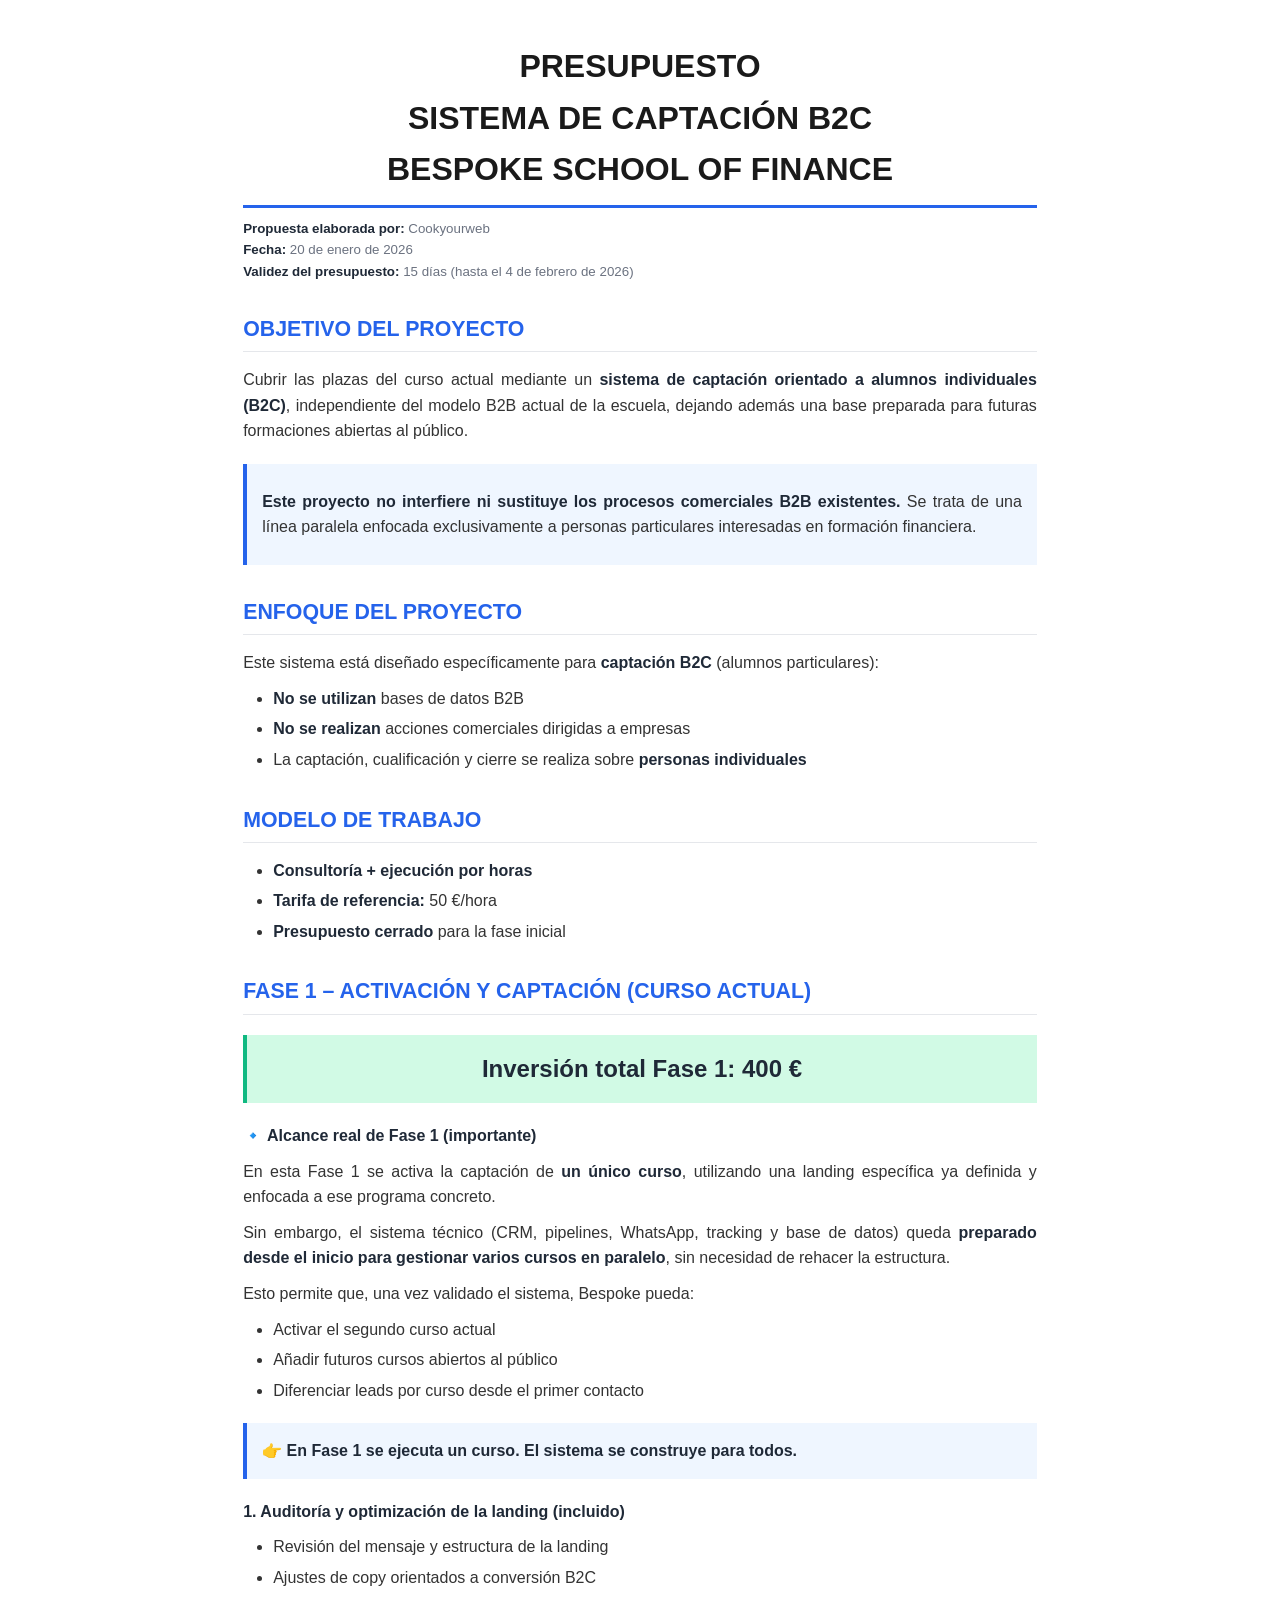
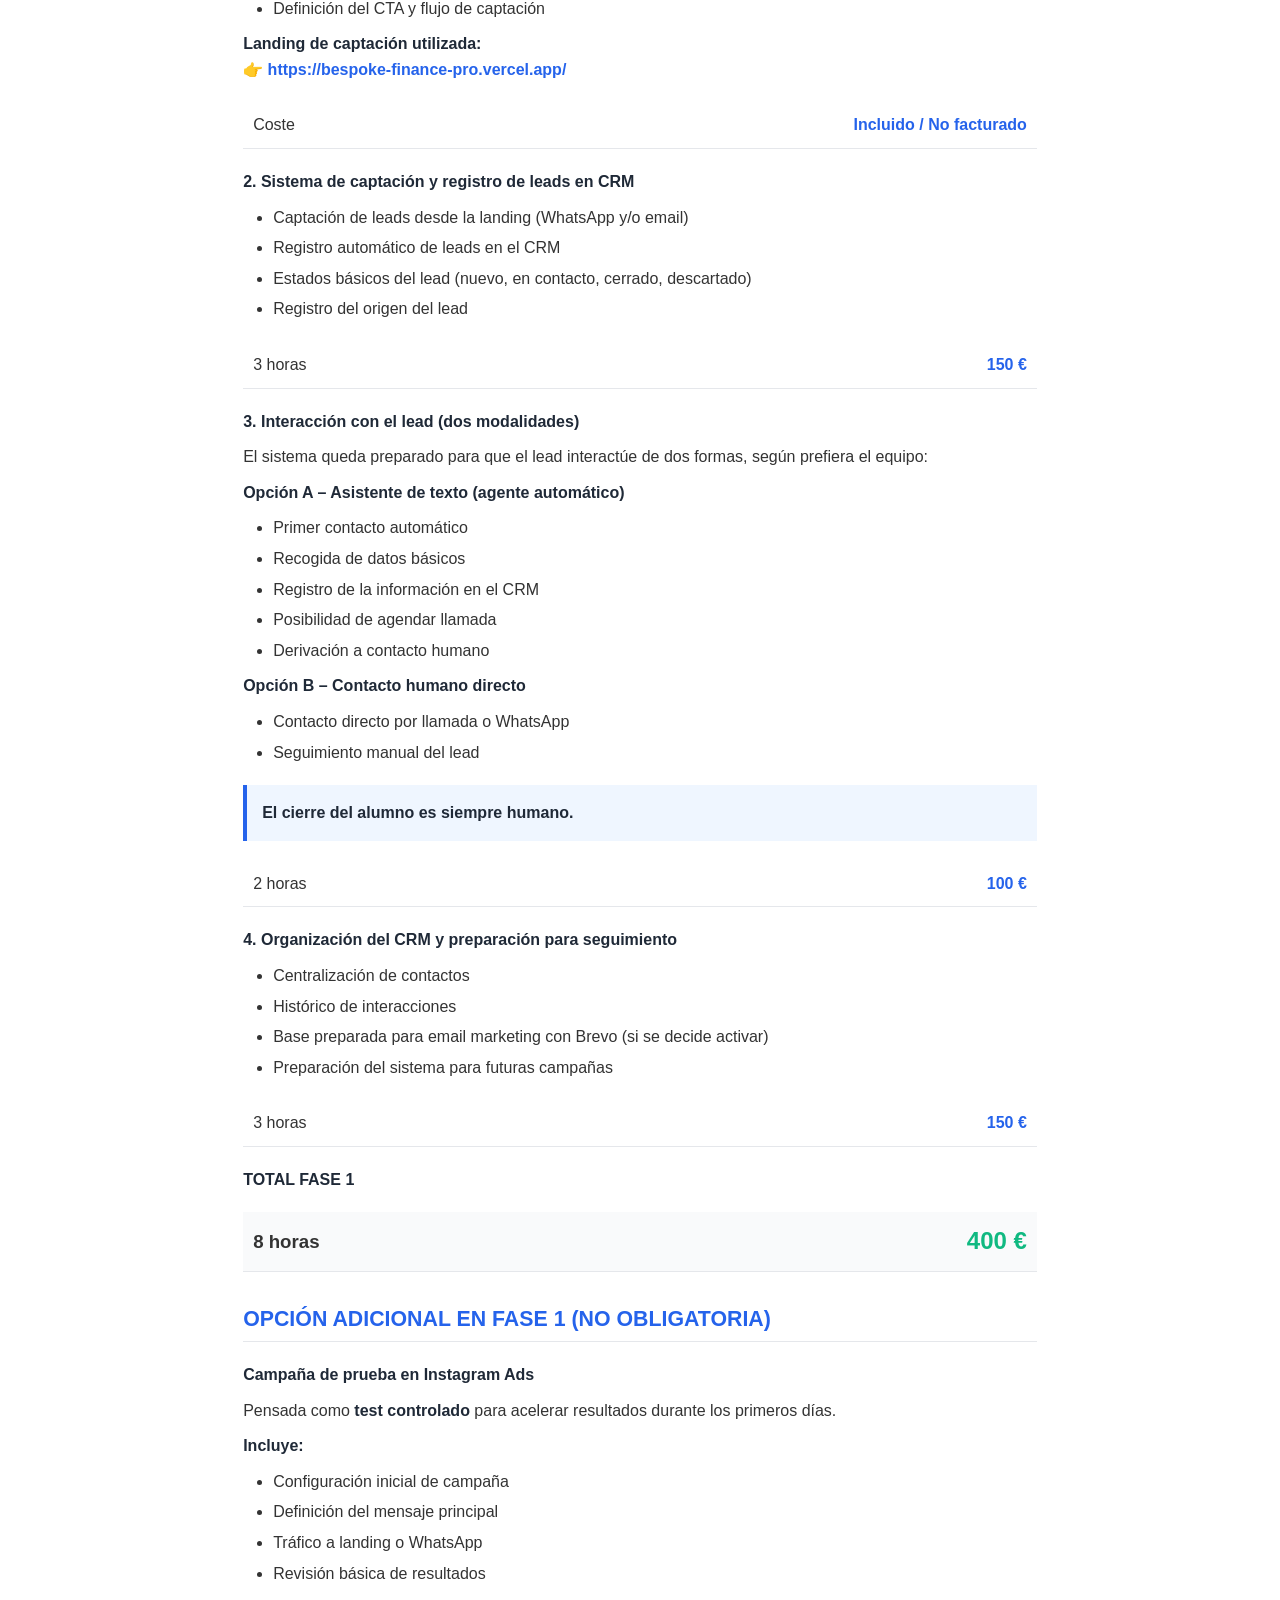
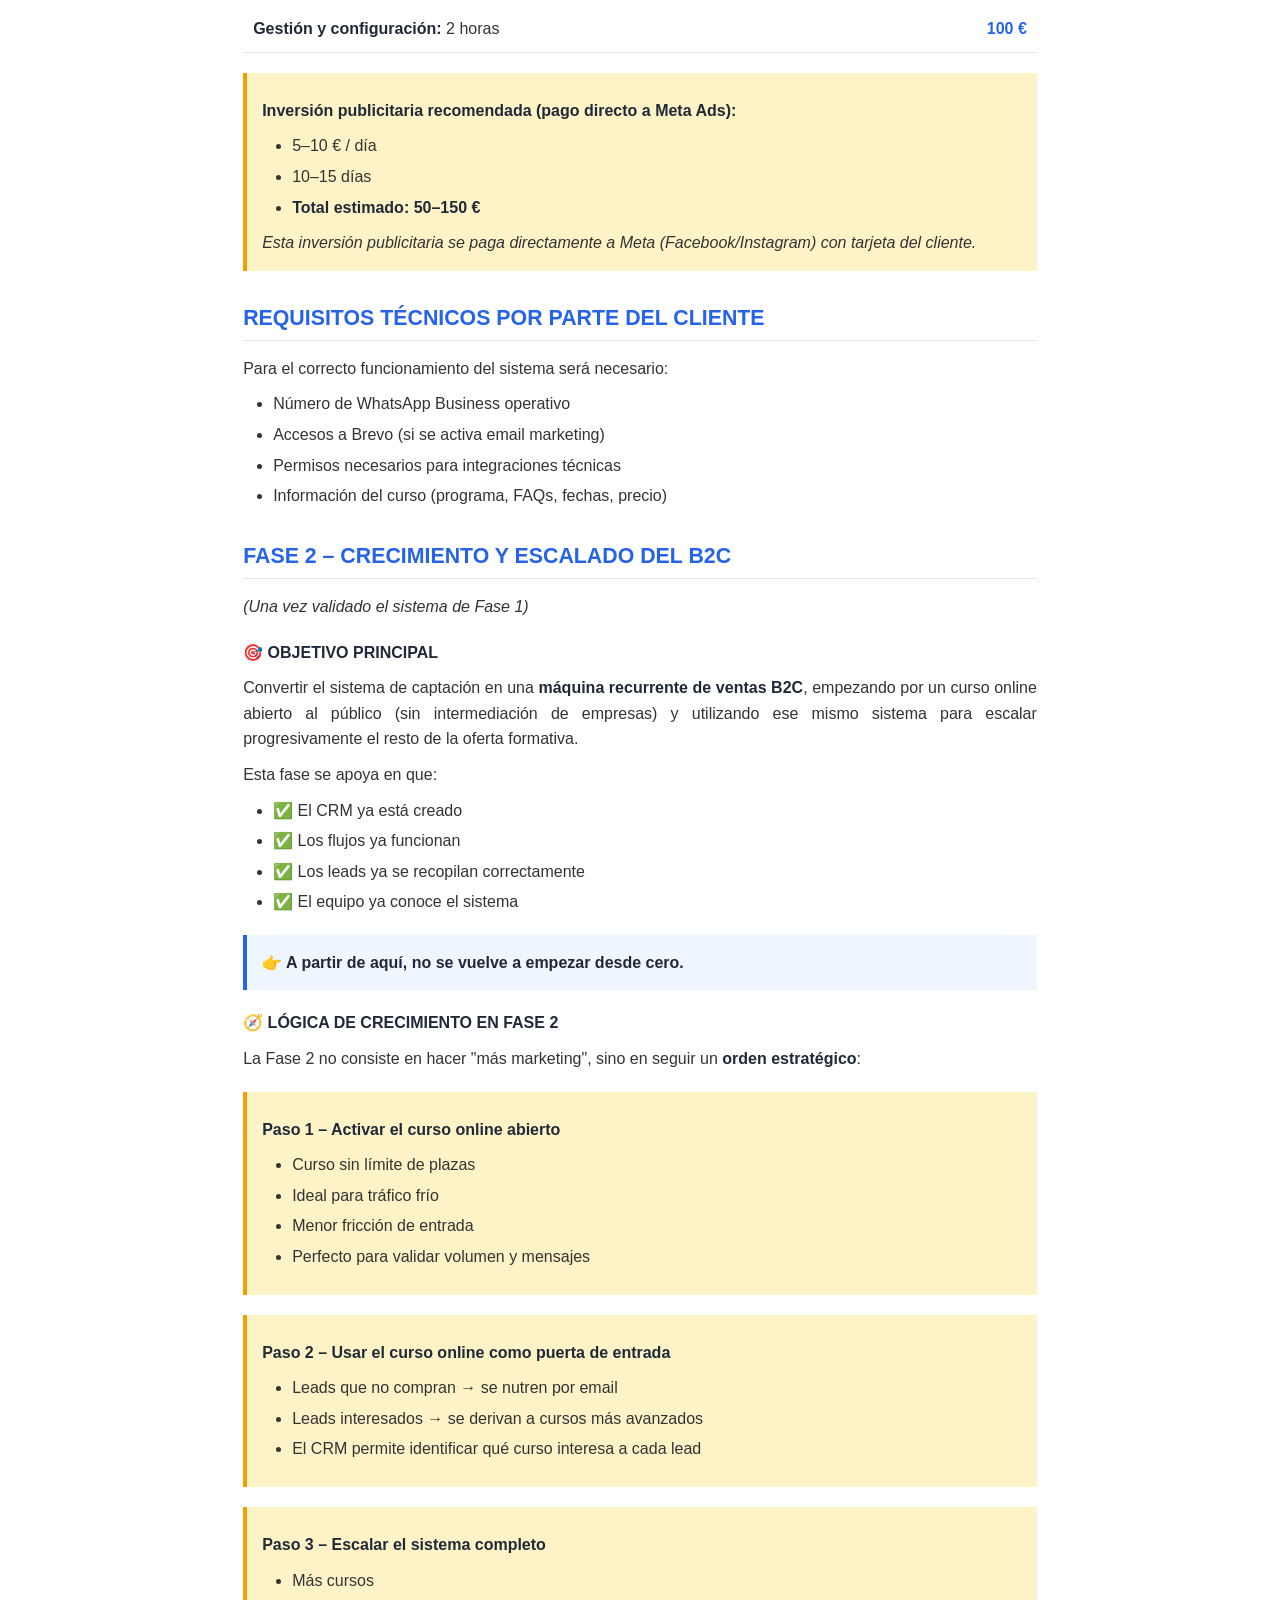
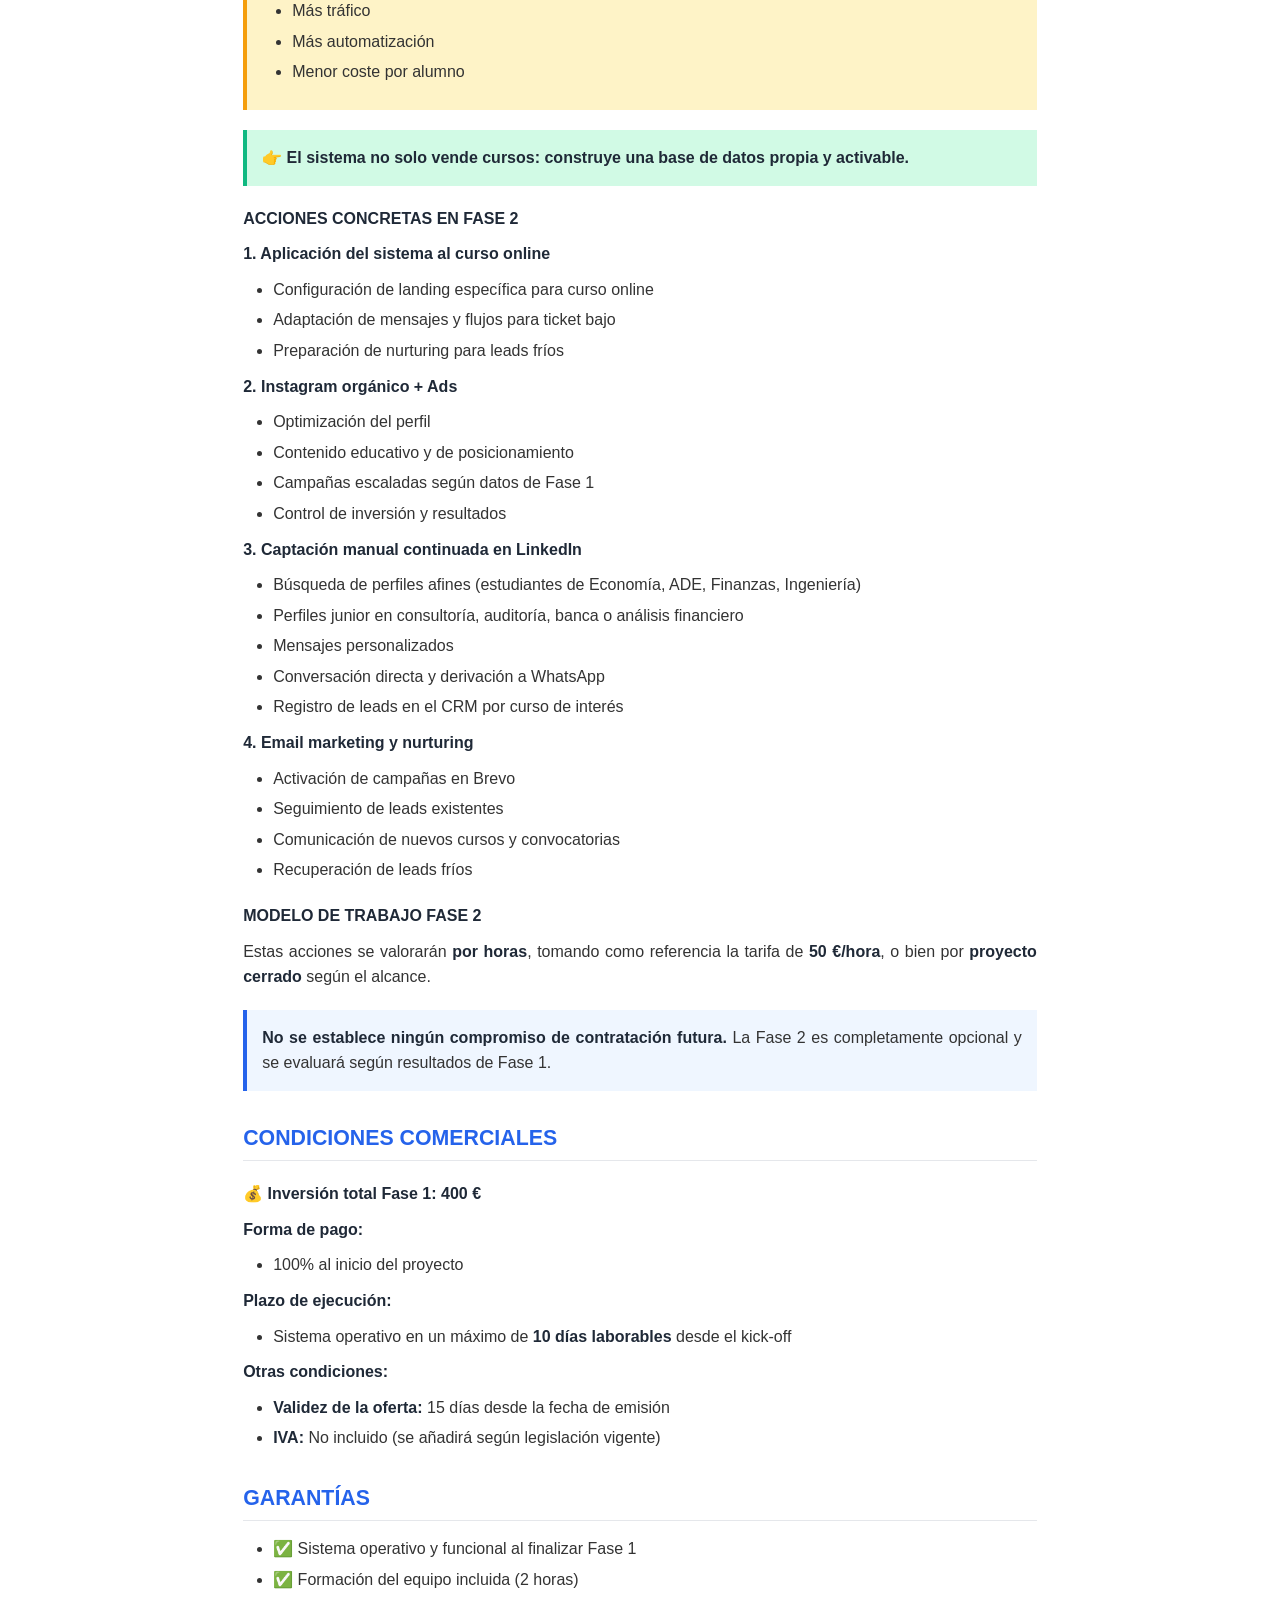
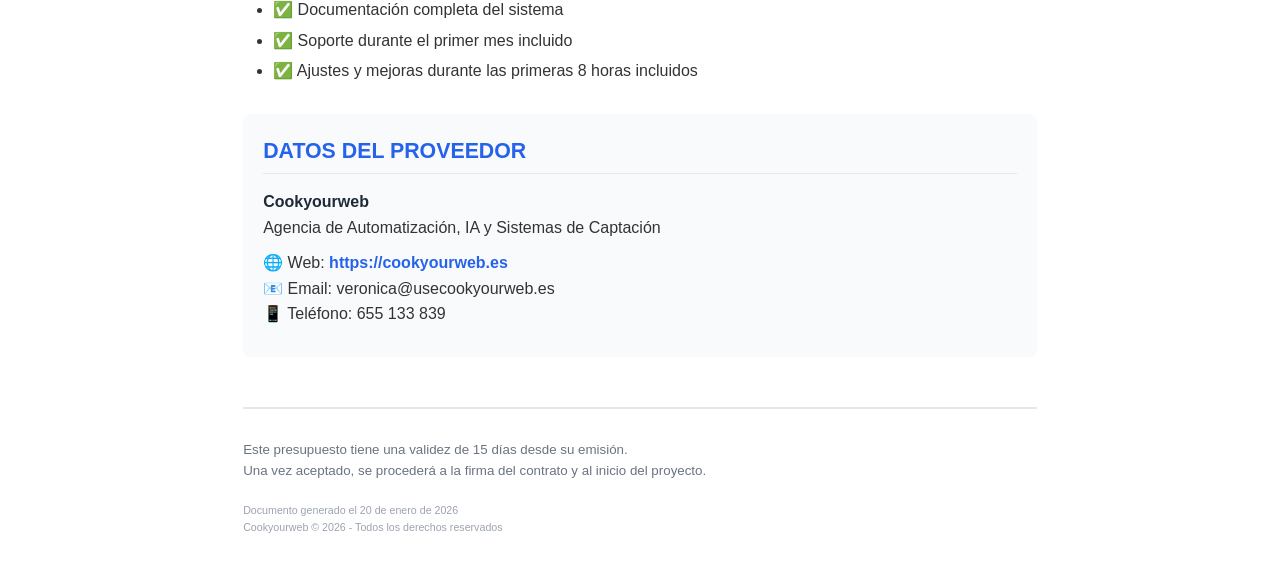
<file: PRESUPUESTO_BESPOKE_FINAL.html>
<!DOCTYPE html>
<html lang="es">
<head>
    <meta charset="UTF-8">
    <meta name="viewport" content="width=device-width, initial-scale=1.0">
    <title>Presupuesto Sistema Captación B2C - Bespoke School of Finance</title>
    <style>
        @page {
            margin: 2.5cm;
        }
        body {
            font-family: 'Calibri', Arial, sans-serif;
            line-height: 1.6;
            color: #333;
            max-width: 21cm;
            margin: 0 auto;
            padding: 20px;
        }
        h1 {
            color: #1a1a1a;
            font-size: 24pt;
            font-weight: bold;
            margin-bottom: 10px;
            text-align: center;
            border-bottom: 3px solid #2563eb;
            padding-bottom: 10px;
        }
        h2 {
            color: #2563eb;
            font-size: 16pt;
            font-weight: bold;
            margin-top: 30px;
            margin-bottom: 15px;
            border-bottom: 1px solid #e5e7eb;
            padding-bottom: 5px;
        }
        h3 {
            color: #1f2937;
            font-size: 12pt;
            font-weight: bold;
            margin-top: 20px;
            margin-bottom: 10px;
        }
        p {
            margin: 10px 0;
            text-align: justify;
        }
        ul {
            margin: 10px 0;
            padding-left: 30px;
        }
        li {
            margin: 5px 0;
        }
        .header-info {
            text-align: center;
            color: #6b7280;
            font-size: 10pt;
            margin-bottom: 30px;
        }
        .highlight-box {
            background-color: #eff6ff;
            border-left: 4px solid #2563eb;
            padding: 15px;
            margin: 20px 0;
        }
        .warning-box {
            background-color: #fef3c7;
            border-left: 4px solid #f59e0b;
            padding: 15px;
            margin: 20px 0;
        }
        .success-box {
            background-color: #d1fae5;
            border-left: 4px solid #10b981;
            padding: 15px;
            margin: 20px 0;
        }
        .pricing-table {
            width: 100%;
            border-collapse: collapse;
            margin: 20px 0;
        }
        .pricing-table td {
            padding: 10px;
            border-bottom: 1px solid #e5e7eb;
        }
        .pricing-table td:first-child {
            width: 70%;
        }
        .pricing-table td:last-child {
            text-align: right;
            font-weight: bold;
            color: #2563eb;
        }
        .total-row {
            background-color: #f9fafb;
            font-weight: bold;
            font-size: 14pt;
        }
        .footer {
            margin-top: 50px;
            padding-top: 20px;
            border-top: 2px solid #e5e7eb;
            text-align: center;
            color: #6b7280;
            font-size: 10pt;
        }
        .contact-info {
            margin-top: 30px;
            padding: 20px;
            background-color: #f9fafb;
            border-radius: 8px;
        }
        .demo-link {
            color: #2563eb;
            font-weight: bold;
            text-decoration: none;
        }
        strong {
            color: #1f2937;
        }
    </style>
</head>
<body>

<h1>PRESUPUESTO<br/>SISTEMA DE CAPTACIÓN B2C<br/>BESPOKE SCHOOL OF FINANCE</h1>

<div class="header-info">
    <p><strong>Propuesta elaborada por:</strong> Cookyourweb<br/>
    <strong>Fecha:</strong> 20 de enero de 2026<br/>
    <strong>Validez del presupuesto:</strong> 15 días (hasta el 4 de febrero de 2026)</p>
</div>

<h2>OBJETIVO DEL PROYECTO</h2>
<p>Cubrir las plazas del curso actual mediante un <strong>sistema de captación orientado a alumnos individuales (B2C)</strong>, independiente del modelo B2B actual de la escuela, dejando además una base preparada para futuras formaciones abiertas al público.</p>

<div class="highlight-box">
    <p><strong>Este proyecto no interfiere ni sustituye los procesos comerciales B2B existentes.</strong> Se trata de una línea paralela enfocada exclusivamente a personas particulares interesadas en formación financiera.</p>
</div>

<h2>ENFOQUE DEL PROYECTO</h2>
<p>Este sistema está diseñado específicamente para <strong>captación B2C</strong> (alumnos particulares):</p>
<ul>
    <li><strong>No se utilizan</strong> bases de datos B2B</li>
    <li><strong>No se realizan</strong> acciones comerciales dirigidas a empresas</li>
    <li>La captación, cualificación y cierre se realiza sobre <strong>personas individuales</strong></li>
</ul>

<h2>MODELO DE TRABAJO</h2>
<ul>
    <li><strong>Consultoría + ejecución por horas</strong></li>
    <li><strong>Tarifa de referencia:</strong> 50 €/hora</li>
    <li><strong>Presupuesto cerrado</strong> para la fase inicial</li>
</ul>

<h2>FASE 1 – ACTIVACIÓN Y CAPTACIÓN (CURSO ACTUAL)</h2>

<div class="success-box">
    <p style="text-align: center; margin: 0;"><strong style="font-size: 18pt;">Inversión total Fase 1: 400 €</strong></p>
</div>

<h3>🔹 Alcance real de Fase 1 (importante)</h3>

<p>En esta Fase 1 se activa la captación de <strong>un único curso</strong>, utilizando una landing específica ya definida y enfocada a ese programa concreto.</p>

<p>Sin embargo, el sistema técnico (CRM, pipelines, WhatsApp, tracking y base de datos) queda <strong>preparado desde el inicio para gestionar varios cursos en paralelo</strong>, sin necesidad de rehacer la estructura.</p>

<p>Esto permite que, una vez validado el sistema, Bespoke pueda:</p>
<ul>
    <li>Activar el segundo curso actual</li>
    <li>Añadir futuros cursos abiertos al público</li>
    <li>Diferenciar leads por curso desde el primer contacto</li>
</ul>

<div class="highlight-box">
    <p style="margin: 0;"><strong>👉 En Fase 1 se ejecuta un curso. El sistema se construye para todos.</strong></p>
</div>

<h3>1. Auditoría y optimización de la landing (incluido)</h3>
<ul>
    <li>Revisión del mensaje y estructura de la landing</li>
    <li>Ajustes de copy orientados a conversión B2C</li>
    <li>Definición del CTA y flujo de captación</li>
</ul>
<p><strong>Landing de captación utilizada:</strong><br/>
👉 <a href="https://bespoke-finance-pro.vercel.app/" class="demo-link">https://bespoke-finance-pro.vercel.app/</a></p>

<table class="pricing-table">
    <tr>
        <td>Coste</td>
        <td>Incluido / No facturado</td>
    </tr>
</table>

<h3>2. Sistema de captación y registro de leads en CRM</h3>
<ul>
    <li>Captación de leads desde la landing (WhatsApp y/o email)</li>
    <li>Registro automático de leads en el CRM</li>
    <li>Estados básicos del lead (nuevo, en contacto, cerrado, descartado)</li>
    <li>Registro del origen del lead</li>
</ul>

<table class="pricing-table">
    <tr>
        <td>3 horas</td>
        <td>150 €</td>
    </tr>
</table>

<h3>3. Interacción con el lead (dos modalidades)</h3>
<p>El sistema queda preparado para que el lead interactúe de dos formas, según prefiera el equipo:</p>

<p><strong>Opción A – Asistente de texto (agente automático)</strong></p>
<ul>
    <li>Primer contacto automático</li>
    <li>Recogida de datos básicos</li>
    <li>Registro de la información en el CRM</li>
    <li>Posibilidad de agendar llamada</li>
    <li>Derivación a contacto humano</li>
</ul>

<p><strong>Opción B – Contacto humano directo</strong></p>
<ul>
    <li>Contacto directo por llamada o WhatsApp</li>
    <li>Seguimiento manual del lead</li>
</ul>

<div class="highlight-box">
    <p style="margin: 0;"><strong>El cierre del alumno es siempre humano.</strong></p>
</div>

<table class="pricing-table">
    <tr>
        <td>2 horas</td>
        <td>100 €</td>
    </tr>
</table>

<h3>4. Organización del CRM y preparación para seguimiento</h3>
<ul>
    <li>Centralización de contactos</li>
    <li>Histórico de interacciones</li>
    <li>Base preparada para email marketing con Brevo (si se decide activar)</li>
    <li>Preparación del sistema para futuras campañas</li>
</ul>

<table class="pricing-table">
    <tr>
        <td>3 horas</td>
        <td>150 €</td>
    </tr>
</table>

<h3>TOTAL FASE 1</h3>
<table class="pricing-table">
    <tr class="total-row">
        <td>8 horas</td>
        <td style="font-size: 18pt; color: #10b981;">400 €</td>
    </tr>
</table>

<h2>OPCIÓN ADICIONAL EN FASE 1 (NO OBLIGATORIA)</h2>

<h3>Campaña de prueba en Instagram Ads</h3>
<p>Pensada como <strong>test controlado</strong> para acelerar resultados durante los primeros días.</p>

<p><strong>Incluye:</strong></p>
<ul>
    <li>Configuración inicial de campaña</li>
    <li>Definición del mensaje principal</li>
    <li>Tráfico a landing o WhatsApp</li>
    <li>Revisión básica de resultados</li>
</ul>

<table class="pricing-table">
    <tr>
        <td><strong>Gestión y configuración:</strong> 2 horas</td>
        <td>100 €</td>
    </tr>
</table>

<div class="warning-box">
    <p><strong>Inversión publicitaria recomendada (pago directo a Meta Ads):</strong></p>
    <ul>
        <li>5–10 € / día</li>
        <li>10–15 días</li>
        <li><strong>Total estimado: 50–150 €</strong></li>
    </ul>
    <p style="margin-bottom: 0;"><em>Esta inversión publicitaria se paga directamente a Meta (Facebook/Instagram) con tarjeta del cliente.</em></p>
</div>

<h2>REQUISITOS TÉCNICOS POR PARTE DEL CLIENTE</h2>
<p>Para el correcto funcionamiento del sistema será necesario:</p>
<ul>
    <li>Número de WhatsApp Business operativo</li>
    <li>Accesos a Brevo (si se activa email marketing)</li>
    <li>Permisos necesarios para integraciones técnicas</li>
    <li>Información del curso (programa, FAQs, fechas, precio)</li>
</ul>

<h2>FASE 2 – CRECIMIENTO Y ESCALADO DEL B2C</h2>
<p><em>(Una vez validado el sistema de Fase 1)</em></p>

<h3>🎯 OBJETIVO PRINCIPAL</h3>
<p>Convertir el sistema de captación en una <strong>máquina recurrente de ventas B2C</strong>, empezando por un curso online abierto al público (sin intermediación de empresas) y utilizando ese mismo sistema para escalar progresivamente el resto de la oferta formativa.</p>

<p>Esta fase se apoya en que:</p>
<ul>
    <li>✅ El CRM ya está creado</li>
    <li>✅ Los flujos ya funcionan</li>
    <li>✅ Los leads ya se recopilan correctamente</li>
    <li>✅ El equipo ya conoce el sistema</li>
</ul>

<div class="highlight-box">
    <p style="margin: 0;"><strong>👉 A partir de aquí, no se vuelve a empezar desde cero.</strong></p>
</div>

<h3>🧭 LÓGICA DE CRECIMIENTO EN FASE 2</h3>
<p>La Fase 2 no consiste en hacer "más marketing", sino en seguir un <strong>orden estratégico</strong>:</p>

<div class="warning-box">
    <p><strong>Paso 1 – Activar el curso online abierto</strong></p>
    <ul>
        <li>Curso sin límite de plazas</li>
        <li>Ideal para tráfico frío</li>
        <li>Menor fricción de entrada</li>
        <li>Perfecto para validar volumen y mensajes</li>
    </ul>
</div>

<div class="warning-box">
    <p><strong>Paso 2 – Usar el curso online como puerta de entrada</strong></p>
    <ul>
        <li>Leads que no compran → se nutren por email</li>
        <li>Leads interesados → se derivan a cursos más avanzados</li>
        <li>El CRM permite identificar qué curso interesa a cada lead</li>
    </ul>
</div>

<div class="warning-box">
    <p><strong>Paso 3 – Escalar el sistema completo</strong></p>
    <ul>
        <li>Más cursos</li>
        <li>Más tráfico</li>
        <li>Más automatización</li>
        <li>Menor coste por alumno</li>
    </ul>
</div>

<div class="success-box">
    <p style="margin: 0;"><strong>👉 El sistema no solo vende cursos: construye una base de datos propia y activable.</strong></p>
</div>

<h3>ACCIONES CONCRETAS EN FASE 2</h3>

<p><strong>1. Aplicación del sistema al curso online</strong></p>
<ul>
    <li>Configuración de landing específica para curso online</li>
    <li>Adaptación de mensajes y flujos para ticket bajo</li>
    <li>Preparación de nurturing para leads fríos</li>
</ul>

<p><strong>2. Instagram orgánico + Ads</strong></p>
<ul>
    <li>Optimización del perfil</li>
    <li>Contenido educativo y de posicionamiento</li>
    <li>Campañas escaladas según datos de Fase 1</li>
    <li>Control de inversión y resultados</li>
</ul>

<p><strong>3. Captación manual continuada en LinkedIn</strong></p>
<ul>
    <li>Búsqueda de perfiles afines (estudiantes de Economía, ADE, Finanzas, Ingeniería)</li>
    <li>Perfiles junior en consultoría, auditoría, banca o análisis financiero</li>
    <li>Mensajes personalizados</li>
    <li>Conversación directa y derivación a WhatsApp</li>
    <li>Registro de leads en el CRM por curso de interés</li>
</ul>

<p><strong>4. Email marketing y nurturing</strong></p>
<ul>
    <li>Activación de campañas en Brevo</li>
    <li>Seguimiento de leads existentes</li>
    <li>Comunicación de nuevos cursos y convocatorias</li>
    <li>Recuperación de leads fríos</li>
</ul>

<h3>MODELO DE TRABAJO FASE 2</h3>
<p>Estas acciones se valorarán <strong>por horas</strong>, tomando como referencia la tarifa de <strong>50 €/hora</strong>, o bien por <strong>proyecto cerrado</strong> según el alcance.</p>

<div class="highlight-box">
    <p style="margin: 0;"><strong>No se establece ningún compromiso de contratación futura.</strong> La Fase 2 es completamente opcional y se evaluará según resultados de Fase 1.</p>
</div>

<h2>CONDICIONES COMERCIALES</h2>

<h3>💰 Inversión total Fase 1: 400 €</h3>

<p><strong>Forma de pago:</strong></p>
<ul>
    <li>100% al inicio del proyecto</li>
</ul>

<p><strong>Plazo de ejecución:</strong></p>
<ul>
    <li>Sistema operativo en un máximo de <strong>10 días laborables</strong> desde el kick-off</li>
</ul>

<p><strong>Otras condiciones:</strong></p>
<ul>
    <li><strong>Validez de la oferta:</strong> 15 días desde la fecha de emisión</li>
    <li><strong>IVA:</strong> No incluido (se añadirá según legislación vigente)</li>
</ul>

<h2>GARANTÍAS</h2>
<ul>
    <li>✅ Sistema operativo y funcional al finalizar Fase 1</li>
    <li>✅ Formación del equipo incluida (2 horas)</li>
    <li>✅ Documentación completa del sistema</li>
    <li>✅ Soporte durante el primer mes incluido</li>
    <li>✅ Ajustes y mejoras durante las primeras 8 horas incluidos</li>
</ul>

<div class="contact-info">
    <h2 style="margin-top: 0;">DATOS DEL PROVEEDOR</h2>
    <p><strong>Cookyourweb</strong><br/>
    Agencia de Automatización, IA y Sistemas de Captación</p>
    <p>
    🌐 Web: <a href="https://cookyourweb.es" class="demo-link">https://cookyourweb.es</a><br/>
    📧 Email: veronica@usecookyourweb.es<br/>
    📱 Teléfono: 655 133 839
    </p>
</div>

<div class="footer">
    <p>Este presupuesto tiene una validez de 15 días desde su emisión.<br/>
    Una vez aceptado, se procederá a la firma del contrato y al inicio del proyecto.</p>
    <p style="margin-top: 20px; font-size: 8pt; color: #9ca3af;">
    Documento generado el 20 de enero de 2026<br/>
    Cookyourweb © 2026 - Todos los derechos reservados
    </p>
</div>

</body>
</html>
</file>
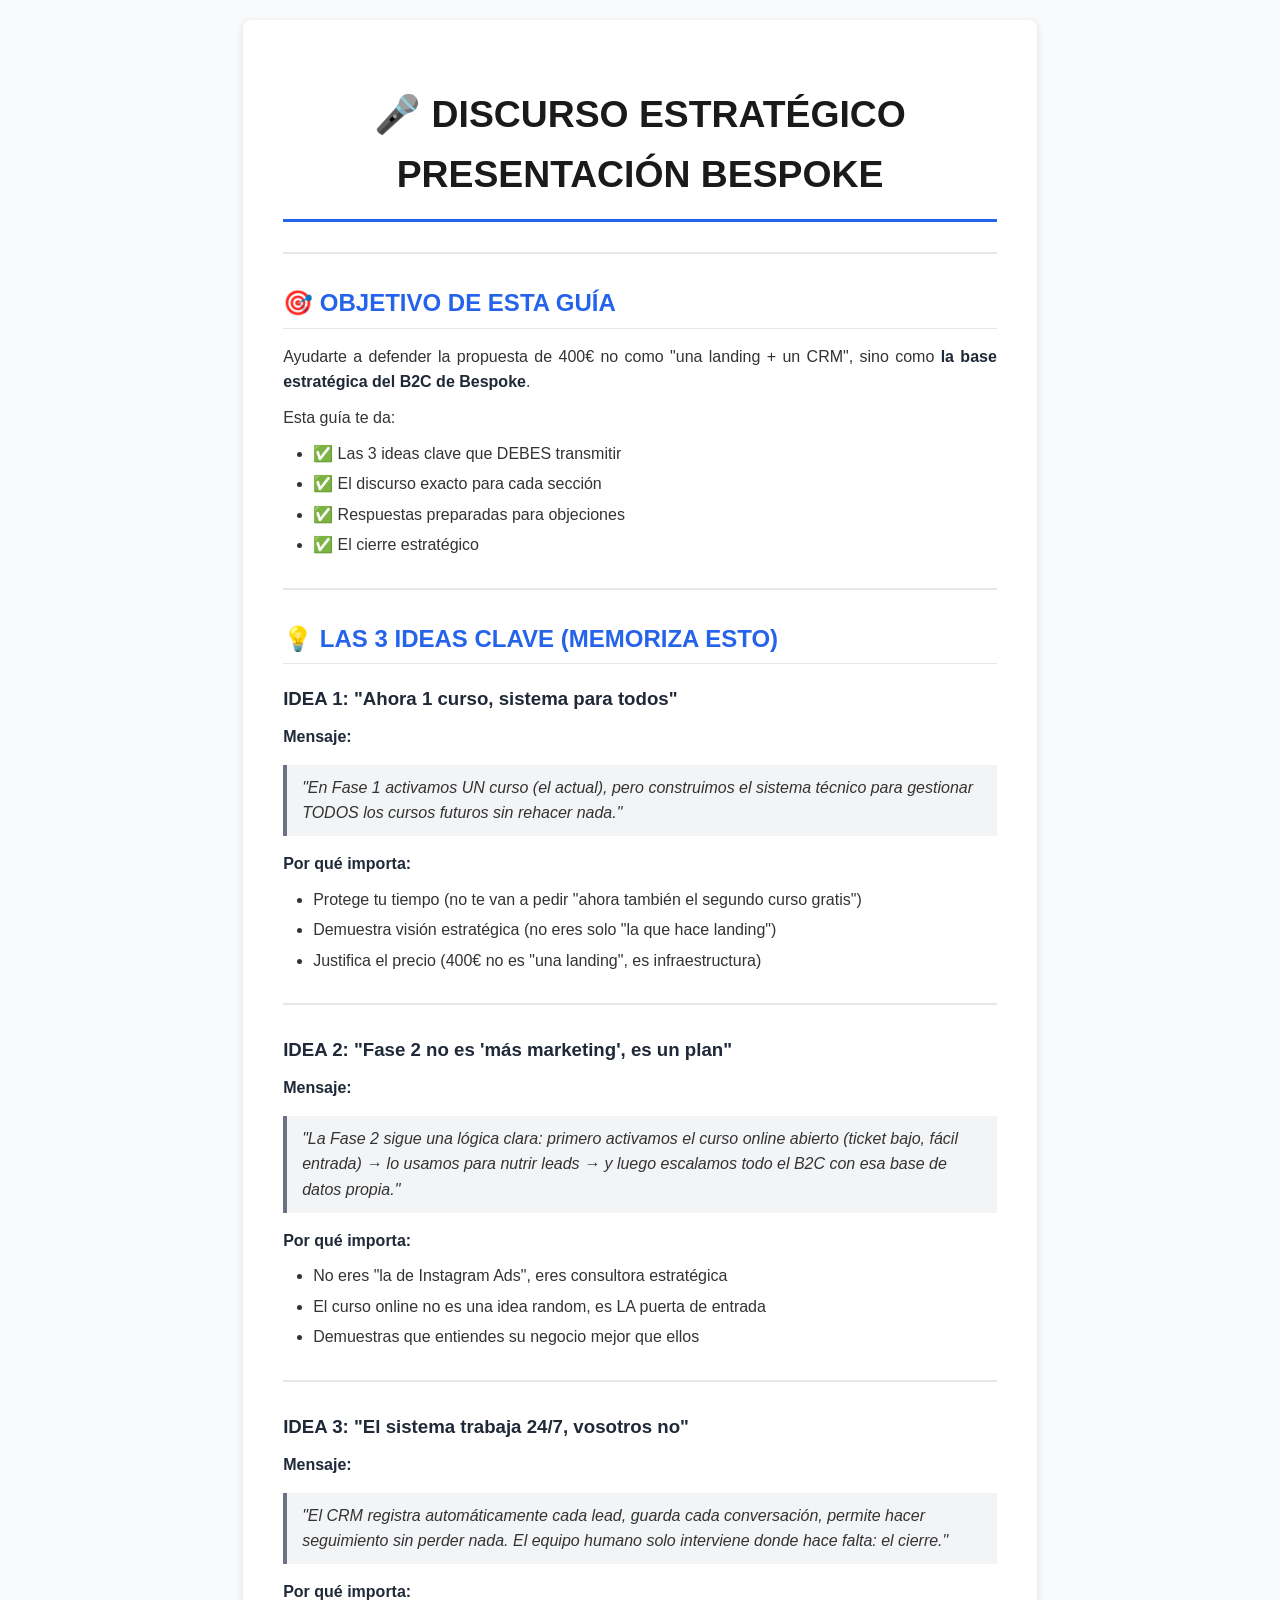
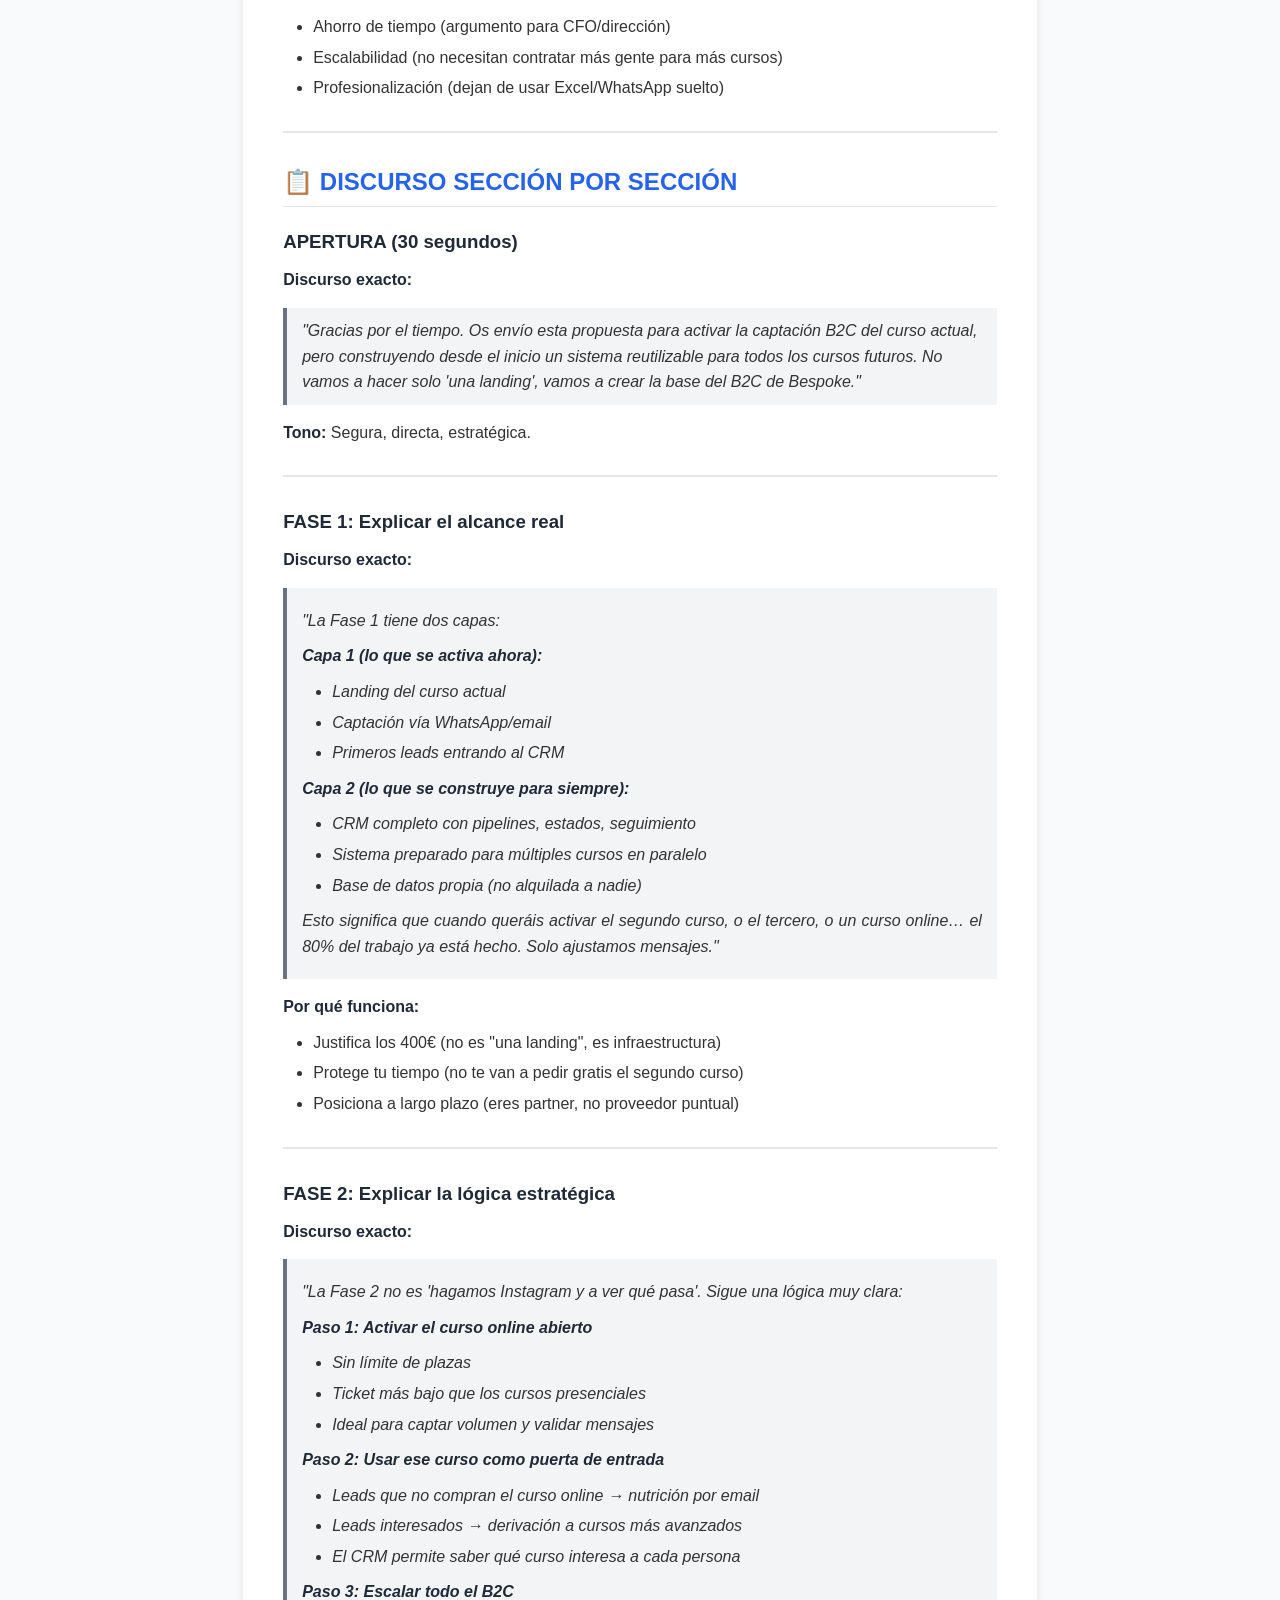
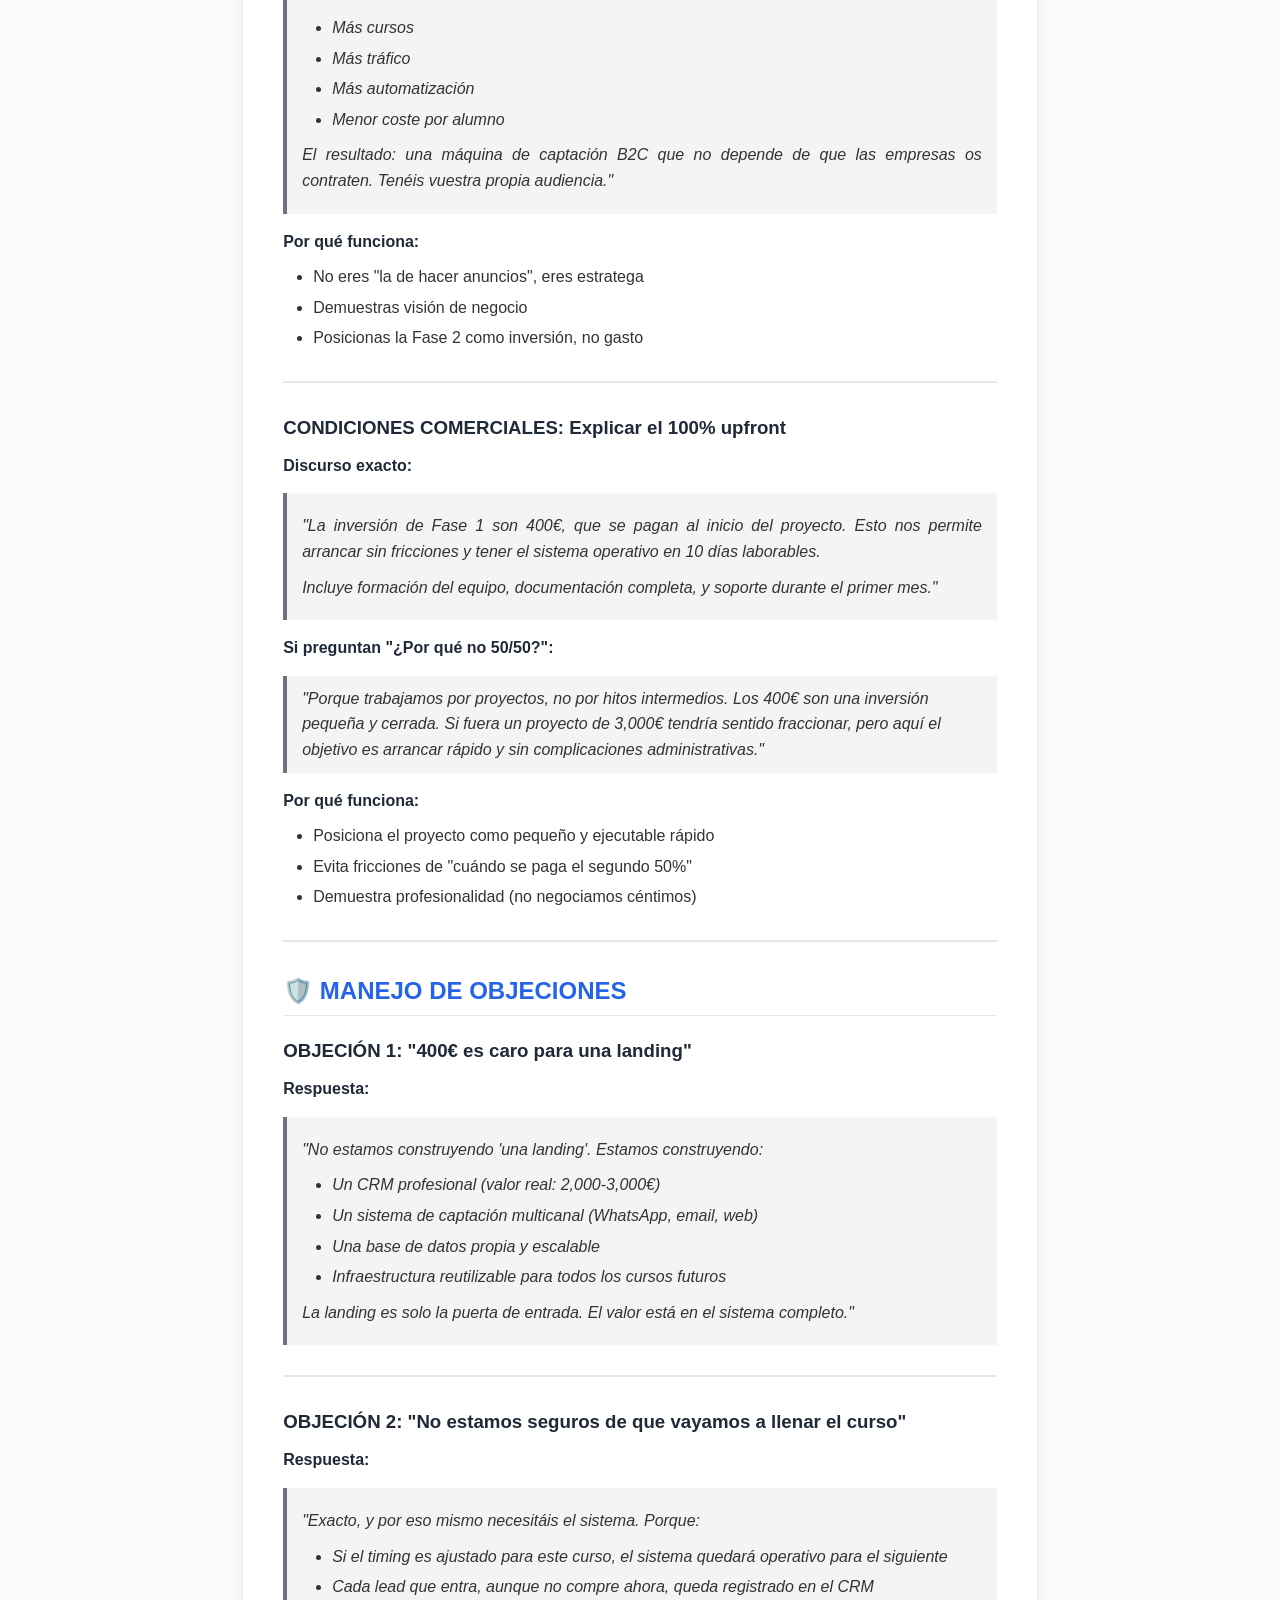
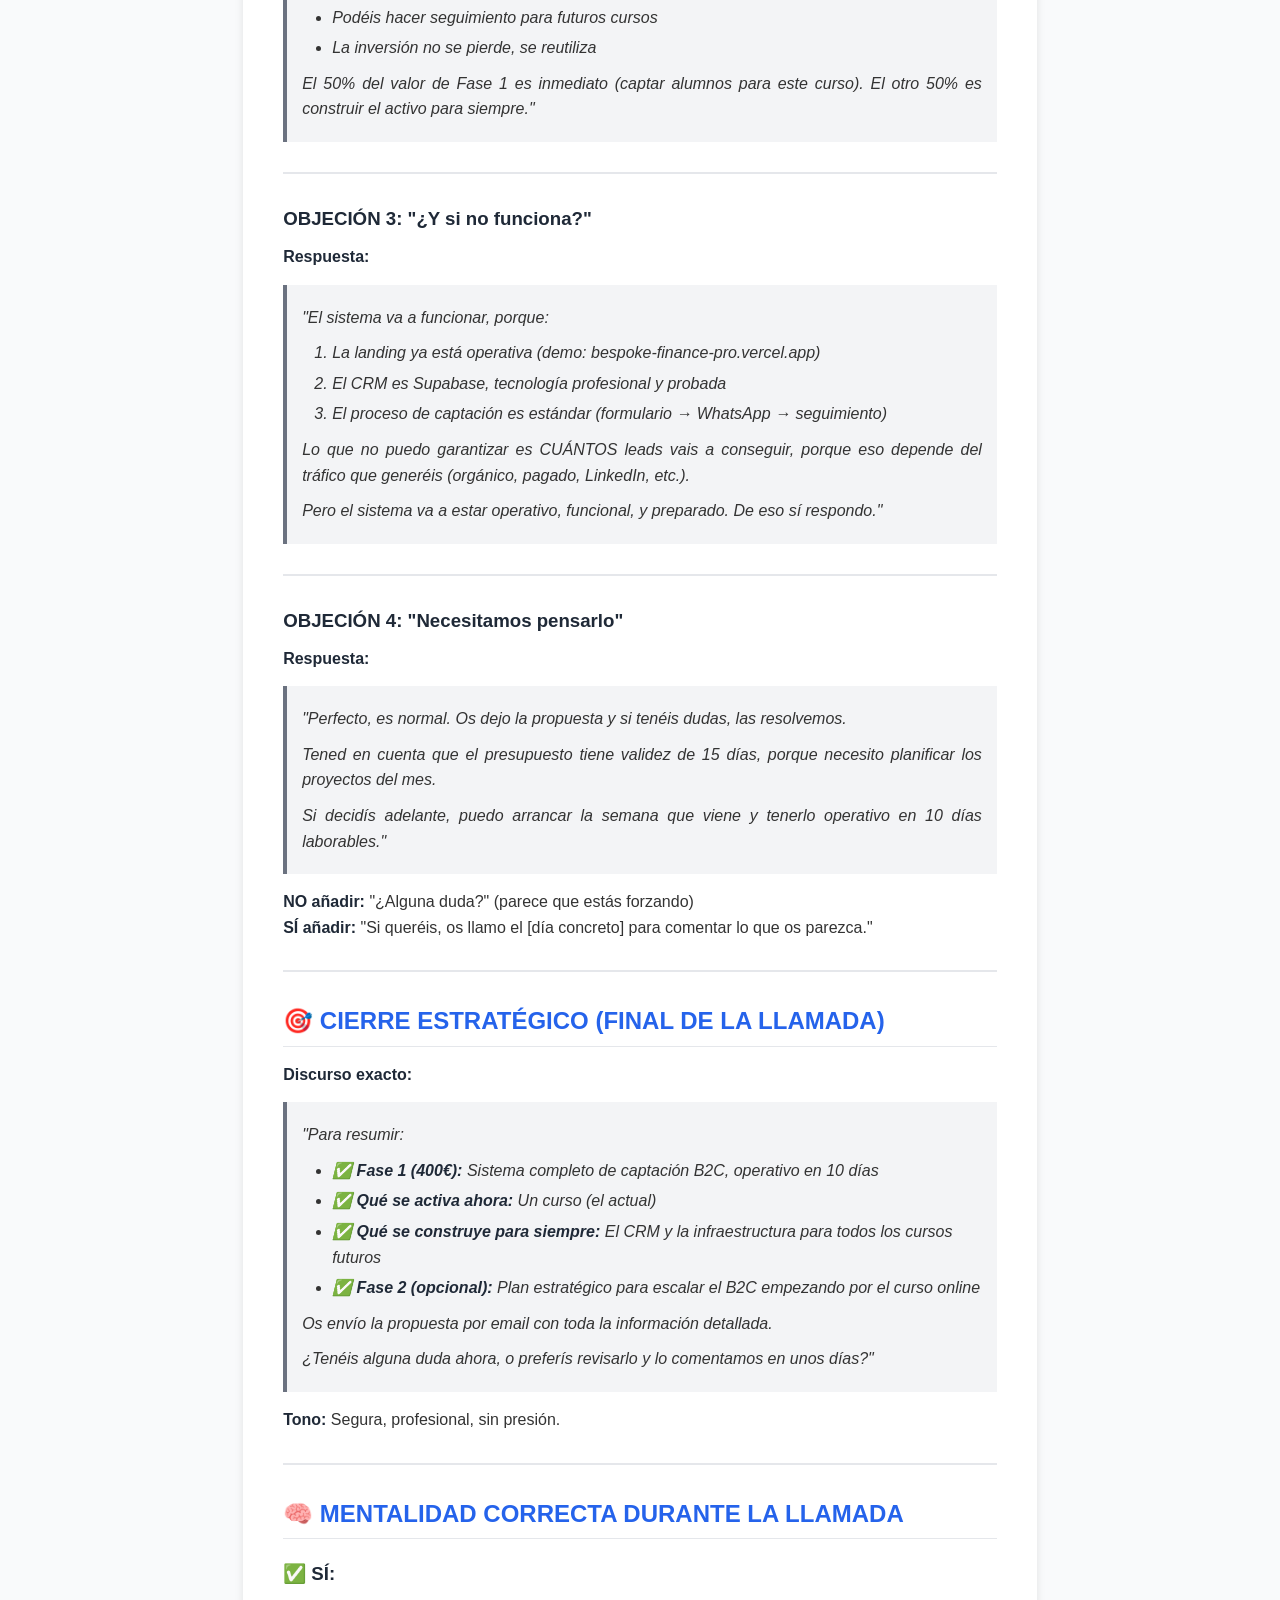
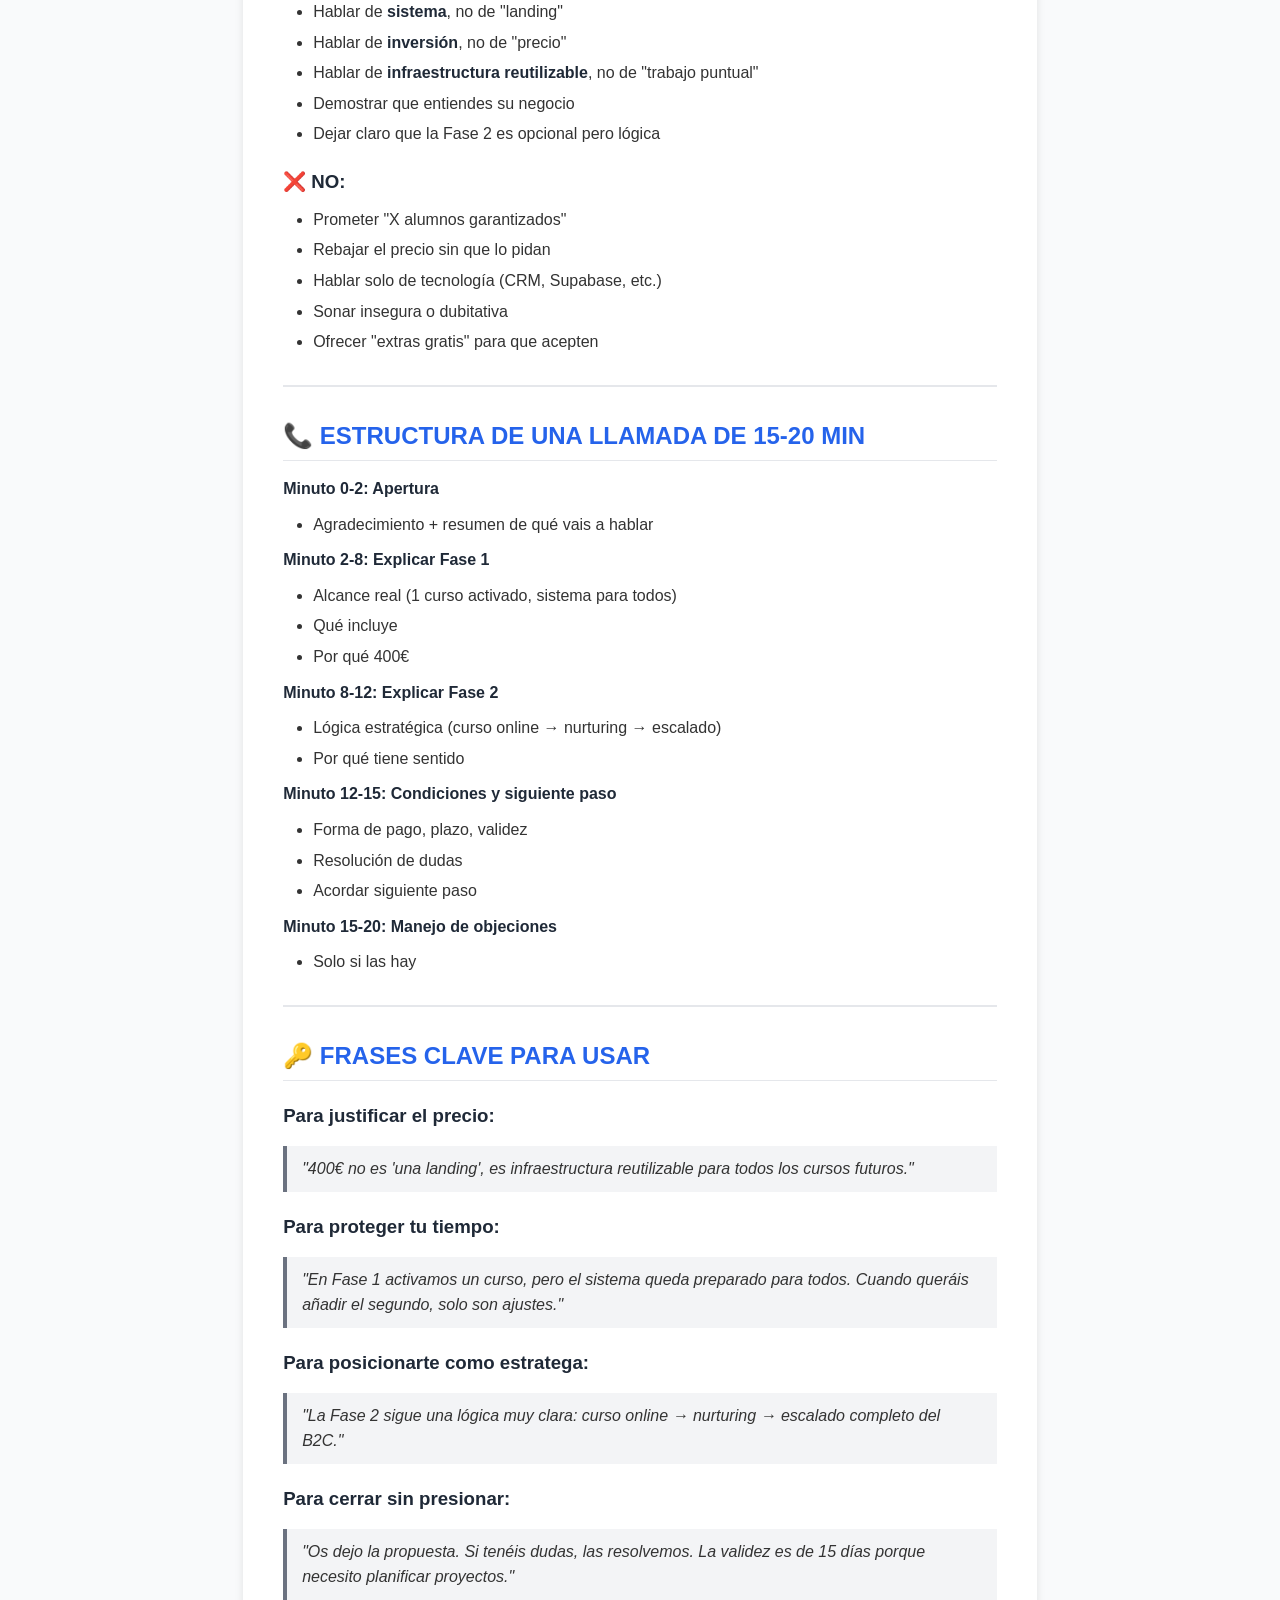
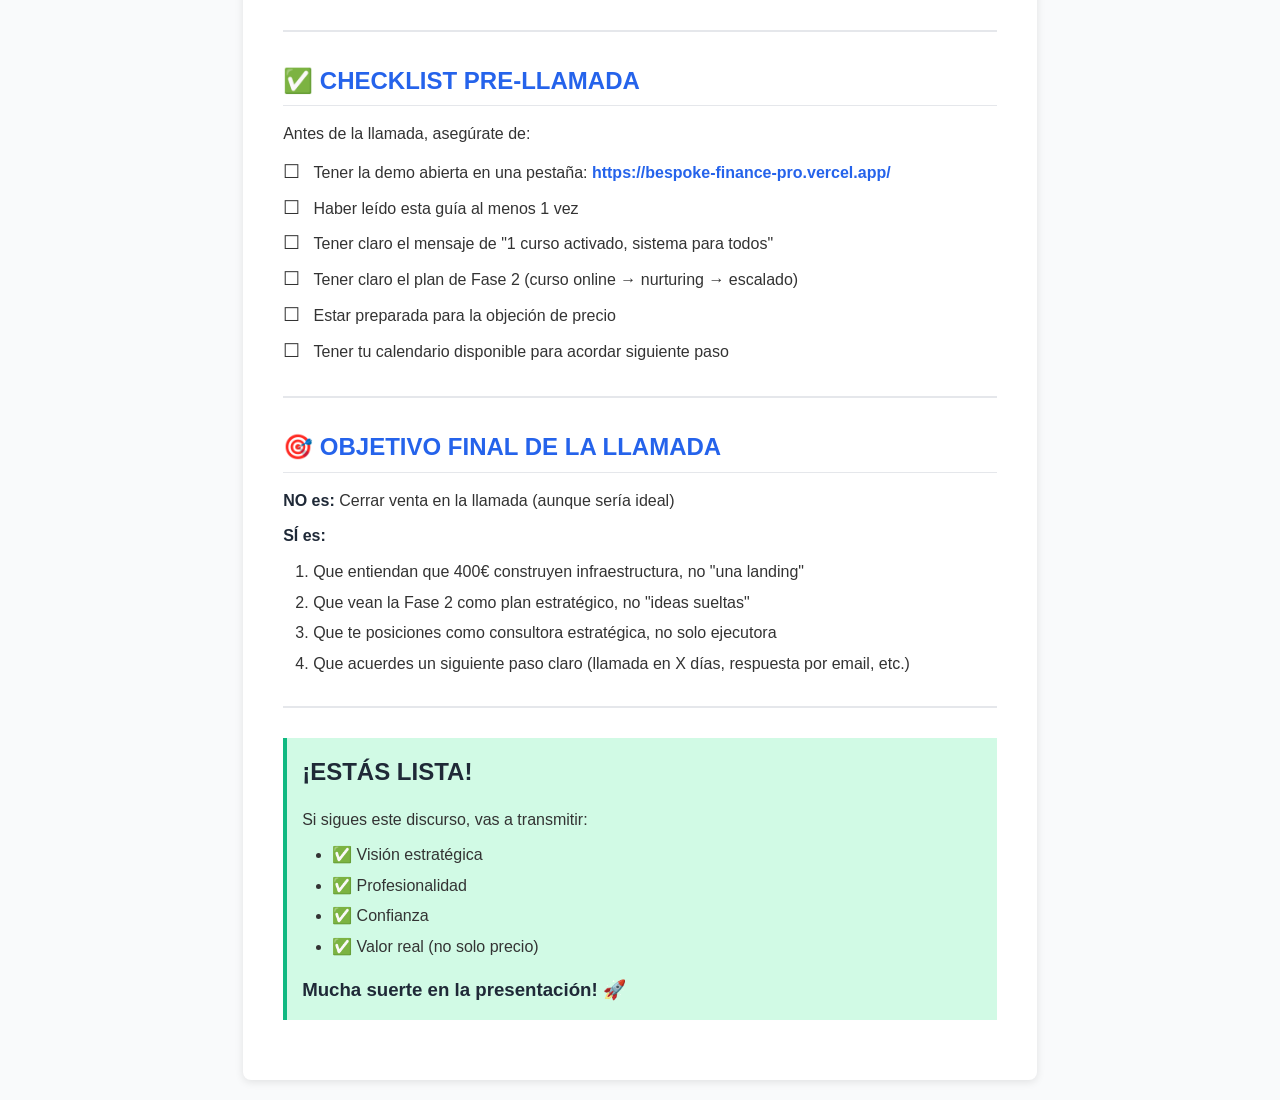
<file: negocio/DISCURSO_ESTRATEGICO_BESPOKE.html>
<!DOCTYPE html>
<html lang="es">
<head>
    <meta charset="UTF-8">
    <meta name="viewport" content="width=device-width, initial-scale=1.0">
    <title>Discurso Estratégico - Presentación Bespoke</title>
    <style>
        @page { margin: 2.5cm; }
        body {
            font-family: 'Calibri', Arial, sans-serif;
            line-height: 1.6;
            color: #333;
            max-width: 21cm;
            margin: 0 auto;
            padding: 20px;
            background: #f9fafb;
        }
        .container {
            background: white;
            padding: 40px;
            border-radius: 8px;
            box-shadow: 0 2px 8px rgba(0,0,0,0.1);
        }
        h1 {
            color: #1a1a1a;
            font-size: 28pt;
            font-weight: bold;
            margin-bottom: 10px;
            text-align: center;
            border-bottom: 3px solid #2563eb;
            padding-bottom: 15px;
        }
        h2 {
            color: #2563eb;
            font-size: 18pt;
            font-weight: bold;
            margin-top: 30px;
            margin-bottom: 15px;
            border-bottom: 1px solid #e5e7eb;
            padding-bottom: 5px;
        }
        h3 {
            color: #1f2937;
            font-size: 14pt;
            font-weight: bold;
            margin-top: 20px;
            margin-bottom: 10px;
        }
        h4 {
            color: #374151;
            font-size: 12pt;
            font-weight: bold;
            margin-top: 15px;
            margin-bottom: 8px;
        }
        p { margin: 10px 0; text-align: justify; }
        ul { margin: 10px 0; padding-left: 30px; }
        ol { margin: 10px 0; padding-left: 30px; }
        li { margin: 5px 0; }
        blockquote {
            background-color: #f3f4f6;
            border-left: 4px solid #6b7280;
            padding: 10px 15px;
            margin: 15px 0;
            font-style: italic;
        }
        .highlight-box {
            background-color: #eff6ff;
            border-left: 4px solid #2563eb;
            padding: 15px;
            margin: 20px 0;
        }
        .warning-box {
            background-color: #fef3c7;
            border-left: 4px solid #f59e0b;
            padding: 15px;
            margin: 20px 0;
        }
        .success-box {
            background-color: #d1fae5;
            border-left: 4px solid #10b981;
            padding: 15px;
            margin: 20px 0;
        }
        .danger-box {
            background-color: #fee2e2;
            border-left: 4px solid #ef4444;
            padding: 15px;
            margin: 20px 0;
        }
        .code {
            background-color: #f3f4f6;
            border: 1px solid #d1d5db;
            border-radius: 4px;
            padding: 15px;
            margin: 15px 0;
            font-family: 'Courier New', monospace;
            font-size: 10pt;
            white-space: pre-wrap;
        }
        .demo-link {
            color: #2563eb;
            font-weight: bold;
            text-decoration: none;
        }
        .demo-link:hover {
            text-decoration: underline;
        }
        strong { color: #1f2937; }
        table {
            width: 100%;
            border-collapse: collapse;
            margin: 20px 0;
        }
        th, td {
            border: 1px solid #d1d5db;
            padding: 12px;
            text-align: left;
        }
        th {
            background-color: #eff6ff;
            color: #2563eb;
            font-weight: bold;
        }
        hr {
            border: none;
            border-top: 2px solid #e5e7eb;
            margin: 30px 0;
        }
        .checklist {
            list-style-type: none;
            padding-left: 0;
        }
        .checklist li:before {
            content: "☐ ";
            margin-right: 8px;
            font-size: 1.2em;
        }
    </style>
</head>
<body>

<div class="container">

<h1>🎤 DISCURSO ESTRATÉGICO<br/>PRESENTACIÓN BESPOKE</h1>

<hr>

<h2>🎯 OBJETIVO DE ESTA GUÍA</h2>

<p>Ayudarte a defender la propuesta de 400€ no como "una landing + un CRM", sino como <strong>la base estratégica del B2C de Bespoke</strong>.</p>

<p>Esta guía te da:</p>
<ul>
    <li>✅ Las 3 ideas clave que DEBES transmitir</li>
    <li>✅ El discurso exacto para cada sección</li>
    <li>✅ Respuestas preparadas para objeciones</li>
    <li>✅ El cierre estratégico</li>
</ul>

<hr>

<h2>💡 LAS 3 IDEAS CLAVE (MEMORIZA ESTO)</h2>

<h3>IDEA 1: "Ahora 1 curso, sistema para todos"</h3>
<p><strong>Mensaje:</strong></p>
<blockquote>"En Fase 1 activamos UN curso (el actual), pero construimos el sistema técnico para gestionar TODOS los cursos futuros sin rehacer nada."</blockquote>

<p><strong>Por qué importa:</strong></p>
<ul>
    <li>Protege tu tiempo (no te van a pedir "ahora también el segundo curso gratis")</li>
    <li>Demuestra visión estratégica (no eres solo "la que hace landing")</li>
    <li>Justifica el precio (400€ no es "una landing", es infraestructura)</li>
</ul>

<hr>

<h3>IDEA 2: "Fase 2 no es 'más marketing', es un plan"</h3>
<p><strong>Mensaje:</strong></p>
<blockquote>"La Fase 2 sigue una lógica clara: primero activamos el curso online abierto (ticket bajo, fácil entrada) → lo usamos para nutrir leads → y luego escalamos todo el B2C con esa base de datos propia."</blockquote>

<p><strong>Por qué importa:</strong></p>
<ul>
    <li>No eres "la de Instagram Ads", eres consultora estratégica</li>
    <li>El curso online no es una idea random, es LA puerta de entrada</li>
    <li>Demuestras que entiendes su negocio mejor que ellos</li>
</ul>

<hr>

<h3>IDEA 3: "El sistema trabaja 24/7, vosotros no"</h3>
<p><strong>Mensaje:</strong></p>
<blockquote>"El CRM registra automáticamente cada lead, guarda cada conversación, permite hacer seguimiento sin perder nada. El equipo humano solo interviene donde hace falta: el cierre."</blockquote>

<p><strong>Por qué importa:</strong></p>
<ul>
    <li>Ahorro de tiempo (argumento para CFO/dirección)</li>
    <li>Escalabilidad (no necesitan contratar más gente para más cursos)</li>
    <li>Profesionalización (dejan de usar Excel/WhatsApp suelto)</li>
</ul>

<hr>

<h2>📋 DISCURSO SECCIÓN POR SECCIÓN</h2>

<h3>APERTURA (30 segundos)</h3>

<p><strong>Discurso exacto:</strong></p>
<blockquote>"Gracias por el tiempo. Os envío esta propuesta para activar la captación B2C del curso actual, pero construyendo desde el inicio un sistema reutilizable para todos los cursos futuros. No vamos a hacer solo 'una landing', vamos a crear la base del B2C de Bespoke."</blockquote>

<p><strong>Tono:</strong> Segura, directa, estratégica.</p>

<hr>

<h3>FASE 1: Explicar el alcance real</h3>

<p><strong>Discurso exacto:</strong></p>
<blockquote>
<p>"La Fase 1 tiene dos capas:</p>
<p><strong>Capa 1 (lo que se activa ahora):</strong></p>
<ul>
    <li>Landing del curso actual</li>
    <li>Captación vía WhatsApp/email</li>
    <li>Primeros leads entrando al CRM</li>
</ul>
<p><strong>Capa 2 (lo que se construye para siempre):</strong></p>
<ul>
    <li>CRM completo con pipelines, estados, seguimiento</li>
    <li>Sistema preparado para múltiples cursos en paralelo</li>
    <li>Base de datos propia (no alquilada a nadie)</li>
</ul>
<p>Esto significa que cuando queráis activar el segundo curso, o el tercero, o un curso online… el 80% del trabajo ya está hecho. Solo ajustamos mensajes."</p>
</blockquote>

<p><strong>Por qué funciona:</strong></p>
<ul>
    <li>Justifica los 400€ (no es "una landing", es infraestructura)</li>
    <li>Protege tu tiempo (no te van a pedir gratis el segundo curso)</li>
    <li>Posiciona a largo plazo (eres partner, no proveedor puntual)</li>
</ul>

<hr>

<h3>FASE 2: Explicar la lógica estratégica</h3>

<p><strong>Discurso exacto:</strong></p>
<blockquote>
<p>"La Fase 2 no es 'hagamos Instagram y a ver qué pasa'. Sigue una lógica muy clara:</p>

<p><strong>Paso 1: Activar el curso online abierto</strong></p>
<ul>
    <li>Sin límite de plazas</li>
    <li>Ticket más bajo que los cursos presenciales</li>
    <li>Ideal para captar volumen y validar mensajes</li>
</ul>

<p><strong>Paso 2: Usar ese curso como puerta de entrada</strong></p>
<ul>
    <li>Leads que no compran el curso online → nutrición por email</li>
    <li>Leads interesados → derivación a cursos más avanzados</li>
    <li>El CRM permite saber qué curso interesa a cada persona</li>
</ul>

<p><strong>Paso 3: Escalar todo el B2C</strong></p>
<ul>
    <li>Más cursos</li>
    <li>Más tráfico</li>
    <li>Más automatización</li>
    <li>Menor coste por alumno</li>
</ul>

<p>El resultado: una máquina de captación B2C que no depende de que las empresas os contraten. Tenéis vuestra propia audiencia."</p>
</blockquote>

<p><strong>Por qué funciona:</strong></p>
<ul>
    <li>No eres "la de hacer anuncios", eres estratega</li>
    <li>Demuestras visión de negocio</li>
    <li>Posicionas la Fase 2 como inversión, no gasto</li>
</ul>

<hr>

<h3>CONDICIONES COMERCIALES: Explicar el 100% upfront</h3>

<p><strong>Discurso exacto:</strong></p>
<blockquote>
<p>"La inversión de Fase 1 son 400€, que se pagan al inicio del proyecto. Esto nos permite arrancar sin fricciones y tener el sistema operativo en 10 días laborables.</p>
<p>Incluye formación del equipo, documentación completa, y soporte durante el primer mes."</p>
</blockquote>

<p><strong>Si preguntan "¿Por qué no 50/50?":</strong></p>
<blockquote>"Porque trabajamos por proyectos, no por hitos intermedios. Los 400€ son una inversión pequeña y cerrada. Si fuera un proyecto de 3,000€ tendría sentido fraccionar, pero aquí el objetivo es arrancar rápido y sin complicaciones administrativas."</blockquote>

<p><strong>Por qué funciona:</strong></p>
<ul>
    <li>Posiciona el proyecto como pequeño y ejecutable rápido</li>
    <li>Evita fricciones de "cuándo se paga el segundo 50%"</li>
    <li>Demuestra profesionalidad (no negociamos céntimos)</li>
</ul>

<hr>

<h2>🛡️ MANEJO DE OBJECIONES</h2>

<h3>OBJECIÓN 1: "400€ es caro para una landing"</h3>

<p><strong>Respuesta:</strong></p>
<blockquote>
<p>"No estamos construyendo 'una landing'. Estamos construyendo:</p>
<ul>
    <li>Un CRM profesional (valor real: 2,000-3,000€)</li>
    <li>Un sistema de captación multicanal (WhatsApp, email, web)</li>
    <li>Una base de datos propia y escalable</li>
    <li>Infraestructura reutilizable para todos los cursos futuros</li>
</ul>
<p>La landing es solo la puerta de entrada. El valor está en el sistema completo."</p>
</blockquote>

<hr>

<h3>OBJECIÓN 2: "No estamos seguros de que vayamos a llenar el curso"</h3>

<p><strong>Respuesta:</strong></p>
<blockquote>
<p>"Exacto, y por eso mismo necesitáis el sistema. Porque:</p>
<ul>
    <li>Si el timing es ajustado para este curso, el sistema quedará operativo para el siguiente</li>
    <li>Cada lead que entra, aunque no compre ahora, queda registrado en el CRM</li>
    <li>Podéis hacer seguimiento para futuros cursos</li>
    <li>La inversión no se pierde, se reutiliza</li>
</ul>
<p>El 50% del valor de Fase 1 es inmediato (captar alumnos para este curso). El otro 50% es construir el activo para siempre."</p>
</blockquote>

<hr>

<h3>OBJECIÓN 3: "¿Y si no funciona?"</h3>

<p><strong>Respuesta:</strong></p>
<blockquote>
<p>"El sistema va a funcionar, porque:</p>
<ol>
    <li>La landing ya está operativa (demo: bespoke-finance-pro.vercel.app)</li>
    <li>El CRM es Supabase, tecnología profesional y probada</li>
    <li>El proceso de captación es estándar (formulario → WhatsApp → seguimiento)</li>
</ol>
<p>Lo que no puedo garantizar es CUÁNTOS leads vais a conseguir, porque eso depende del tráfico que generéis (orgánico, pagado, LinkedIn, etc.).</p>
<p>Pero el sistema va a estar operativo, funcional, y preparado. De eso sí respondo."</p>
</blockquote>

<hr>

<h3>OBJECIÓN 4: "Necesitamos pensarlo"</h3>

<p><strong>Respuesta:</strong></p>
<blockquote>
<p>"Perfecto, es normal. Os dejo la propuesta y si tenéis dudas, las resolvemos.</p>
<p>Tened en cuenta que el presupuesto tiene validez de 15 días, porque necesito planificar los proyectos del mes.</p>
<p>Si decidís adelante, puedo arrancar la semana que viene y tenerlo operativo en 10 días laborables."</p>
</blockquote>

<p><strong>NO añadir:</strong> "¿Alguna duda?" (parece que estás forzando)<br>
<strong>SÍ añadir:</strong> "Si queréis, os llamo el [día concreto] para comentar lo que os parezca."</p>

<hr>

<h2>🎯 CIERRE ESTRATÉGICO (FINAL DE LA LLAMADA)</h2>

<p><strong>Discurso exacto:</strong></p>
<blockquote>
<p>"Para resumir:</p>
<ul>
    <li>✅ <strong>Fase 1 (400€):</strong> Sistema completo de captación B2C, operativo en 10 días</li>
    <li>✅ <strong>Qué se activa ahora:</strong> Un curso (el actual)</li>
    <li>✅ <strong>Qué se construye para siempre:</strong> El CRM y la infraestructura para todos los cursos futuros</li>
    <li>✅ <strong>Fase 2 (opcional):</strong> Plan estratégico para escalar el B2C empezando por el curso online</li>
</ul>
<p>Os envío la propuesta por email con toda la información detallada.</p>
<p>¿Tenéis alguna duda ahora, o preferís revisarlo y lo comentamos en unos días?"</p>
</blockquote>

<p><strong>Tono:</strong> Segura, profesional, sin presión.</p>

<hr>

<h2>🧠 MENTALIDAD CORRECTA DURANTE LA LLAMADA</h2>

<h3>✅ SÍ:</h3>
<ul>
    <li>Hablar de <strong>sistema</strong>, no de "landing"</li>
    <li>Hablar de <strong>inversión</strong>, no de "precio"</li>
    <li>Hablar de <strong>infraestructura reutilizable</strong>, no de "trabajo puntual"</li>
    <li>Demostrar que entiendes su negocio</li>
    <li>Dejar claro que la Fase 2 es opcional pero lógica</li>
</ul>

<h3>❌ NO:</h3>
<ul>
    <li>Prometer "X alumnos garantizados"</li>
    <li>Rebajar el precio sin que lo pidan</li>
    <li>Hablar solo de tecnología (CRM, Supabase, etc.)</li>
    <li>Sonar insegura o dubitativa</li>
    <li>Ofrecer "extras gratis" para que acepten</li>
</ul>

<hr>

<h2>📞 ESTRUCTURA DE UNA LLAMADA DE 15-20 MIN</h2>

<p><strong>Minuto 0-2: Apertura</strong></p>
<ul>
    <li>Agradecimiento + resumen de qué vais a hablar</li>
</ul>

<p><strong>Minuto 2-8: Explicar Fase 1</strong></p>
<ul>
    <li>Alcance real (1 curso activado, sistema para todos)</li>
    <li>Qué incluye</li>
    <li>Por qué 400€</li>
</ul>

<p><strong>Minuto 8-12: Explicar Fase 2</strong></p>
<ul>
    <li>Lógica estratégica (curso online → nurturing → escalado)</li>
    <li>Por qué tiene sentido</li>
</ul>

<p><strong>Minuto 12-15: Condiciones y siguiente paso</strong></p>
<ul>
    <li>Forma de pago, plazo, validez</li>
    <li>Resolución de dudas</li>
    <li>Acordar siguiente paso</li>
</ul>

<p><strong>Minuto 15-20: Manejo de objeciones</strong></p>
<ul>
    <li>Solo si las hay</li>
</ul>

<hr>

<h2>🔑 FRASES CLAVE PARA USAR</h2>

<h3>Para justificar el precio:</h3>
<blockquote>"400€ no es 'una landing', es infraestructura reutilizable para todos los cursos futuros."</blockquote>

<h3>Para proteger tu tiempo:</h3>
<blockquote>"En Fase 1 activamos un curso, pero el sistema queda preparado para todos. Cuando queráis añadir el segundo, solo son ajustes."</blockquote>

<h3>Para posicionarte como estratega:</h3>
<blockquote>"La Fase 2 sigue una lógica muy clara: curso online → nurturing → escalado completo del B2C."</blockquote>

<h3>Para cerrar sin presionar:</h3>
<blockquote>"Os dejo la propuesta. Si tenéis dudas, las resolvemos. La validez es de 15 días porque necesito planificar proyectos."</blockquote>

<hr>

<h2>✅ CHECKLIST PRE-LLAMADA</h2>

<p>Antes de la llamada, asegúrate de:</p>

<ul class="checklist">
    <li>Tener la demo abierta en una pestaña: <a href="https://bespoke-finance-pro.vercel.app/" class="demo-link">https://bespoke-finance-pro.vercel.app/</a></li>
    <li>Haber leído esta guía al menos 1 vez</li>
    <li>Tener claro el mensaje de "1 curso activado, sistema para todos"</li>
    <li>Tener claro el plan de Fase 2 (curso online → nurturing → escalado)</li>
    <li>Estar preparada para la objeción de precio</li>
    <li>Tener tu calendario disponible para acordar siguiente paso</li>
</ul>

<hr>

<h2>🎯 OBJETIVO FINAL DE LA LLAMADA</h2>

<p><strong>NO es:</strong> Cerrar venta en la llamada (aunque sería ideal)</p>

<p><strong>SÍ es:</strong></p>
<ol>
    <li>Que entiendan que 400€ construyen infraestructura, no "una landing"</li>
    <li>Que vean la Fase 2 como plan estratégico, no "ideas sueltas"</li>
    <li>Que te posiciones como consultora estratégica, no solo ejecutora</li>
    <li>Que acuerdes un siguiente paso claro (llamada en X días, respuesta por email, etc.)</li>
</ol>

<hr>

<div class="success-box" style="text-align: center;">
    <p style="font-size: 18pt; margin: 0;"><strong>¡ESTÁS LISTA!</strong></p>
    <p style="margin: 15px 0 0 0;">Si sigues este discurso, vas a transmitir:</p>
    <ul style="text-align: left; margin-top: 10px;">
        <li>✅ Visión estratégica</li>
        <li>✅ Profesionalidad</li>
        <li>✅ Confianza</li>
        <li>✅ Valor real (no solo precio)</li>
    </ul>
    <p style="margin: 15px 0 0 0; font-size: 14pt;"><strong>Mucha suerte en la presentación!</strong> 🚀</p>
</div>

</div>

</body>
</html>
</file>
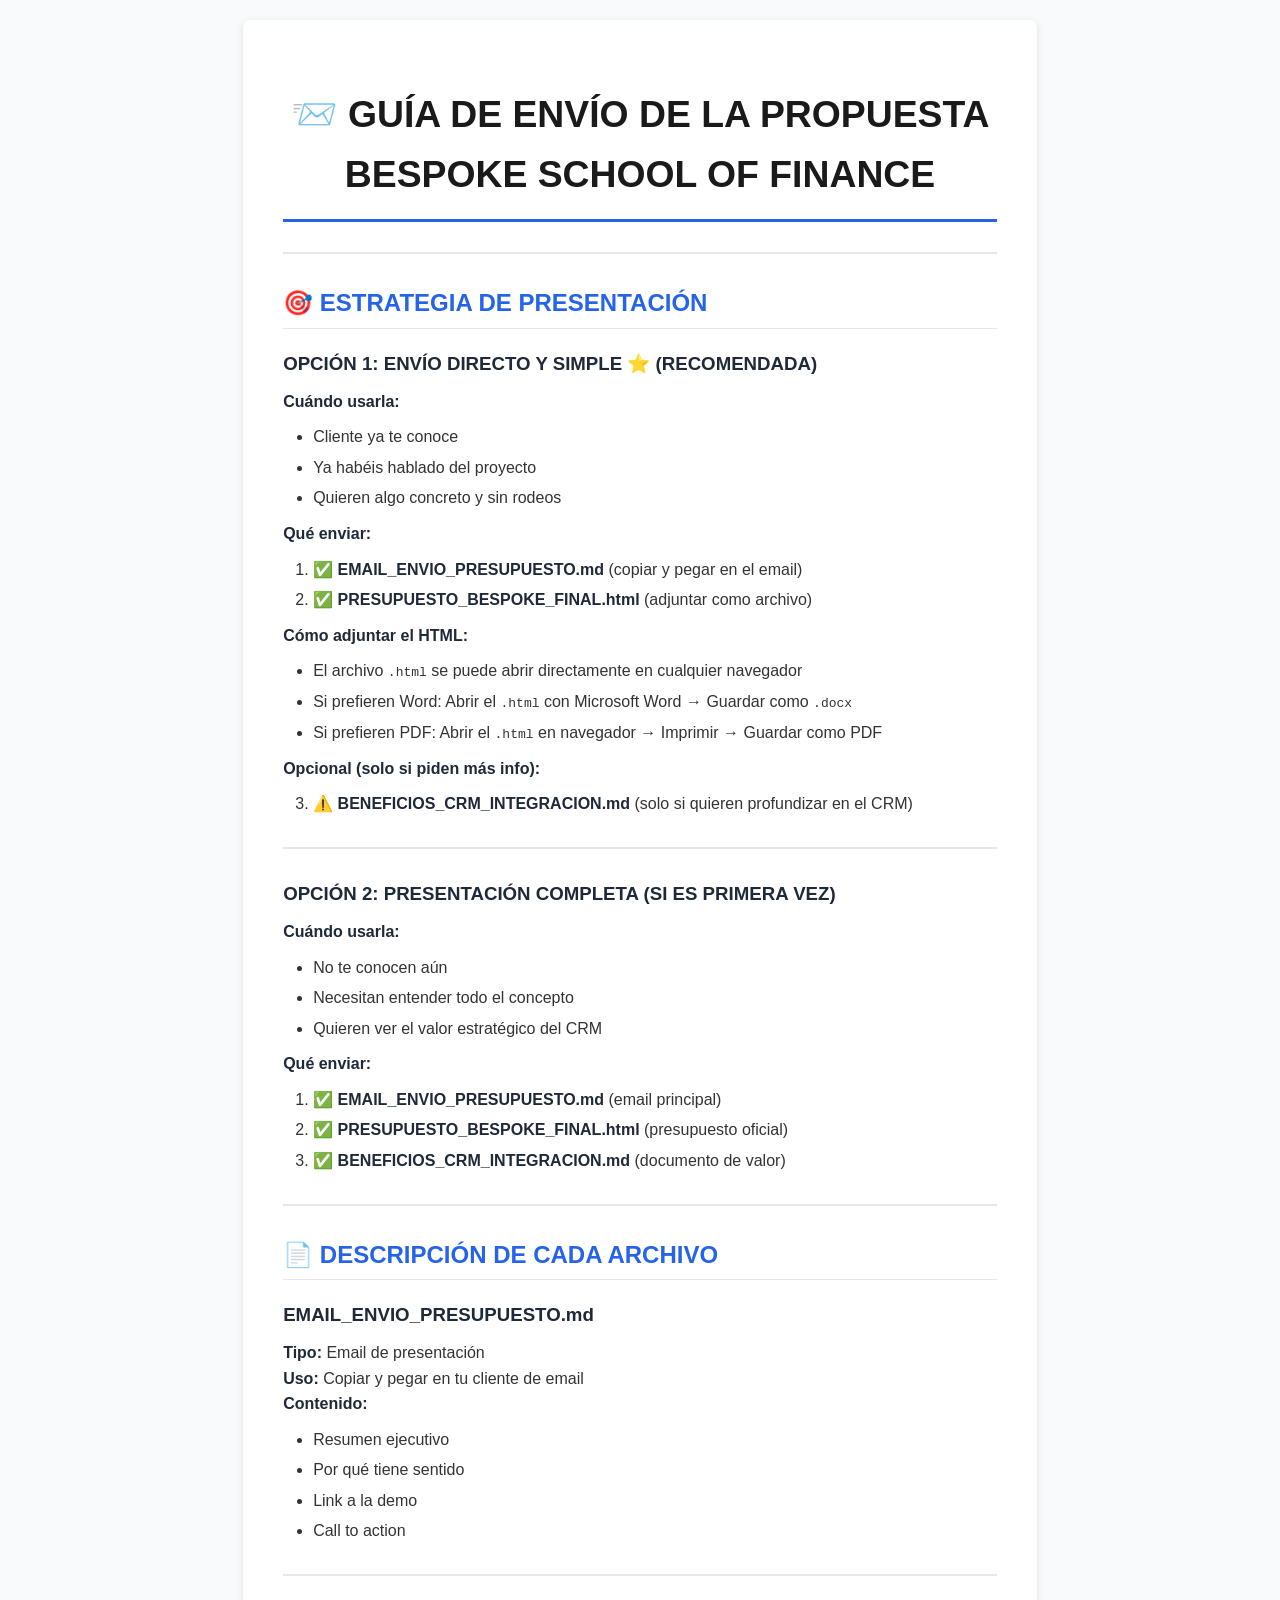
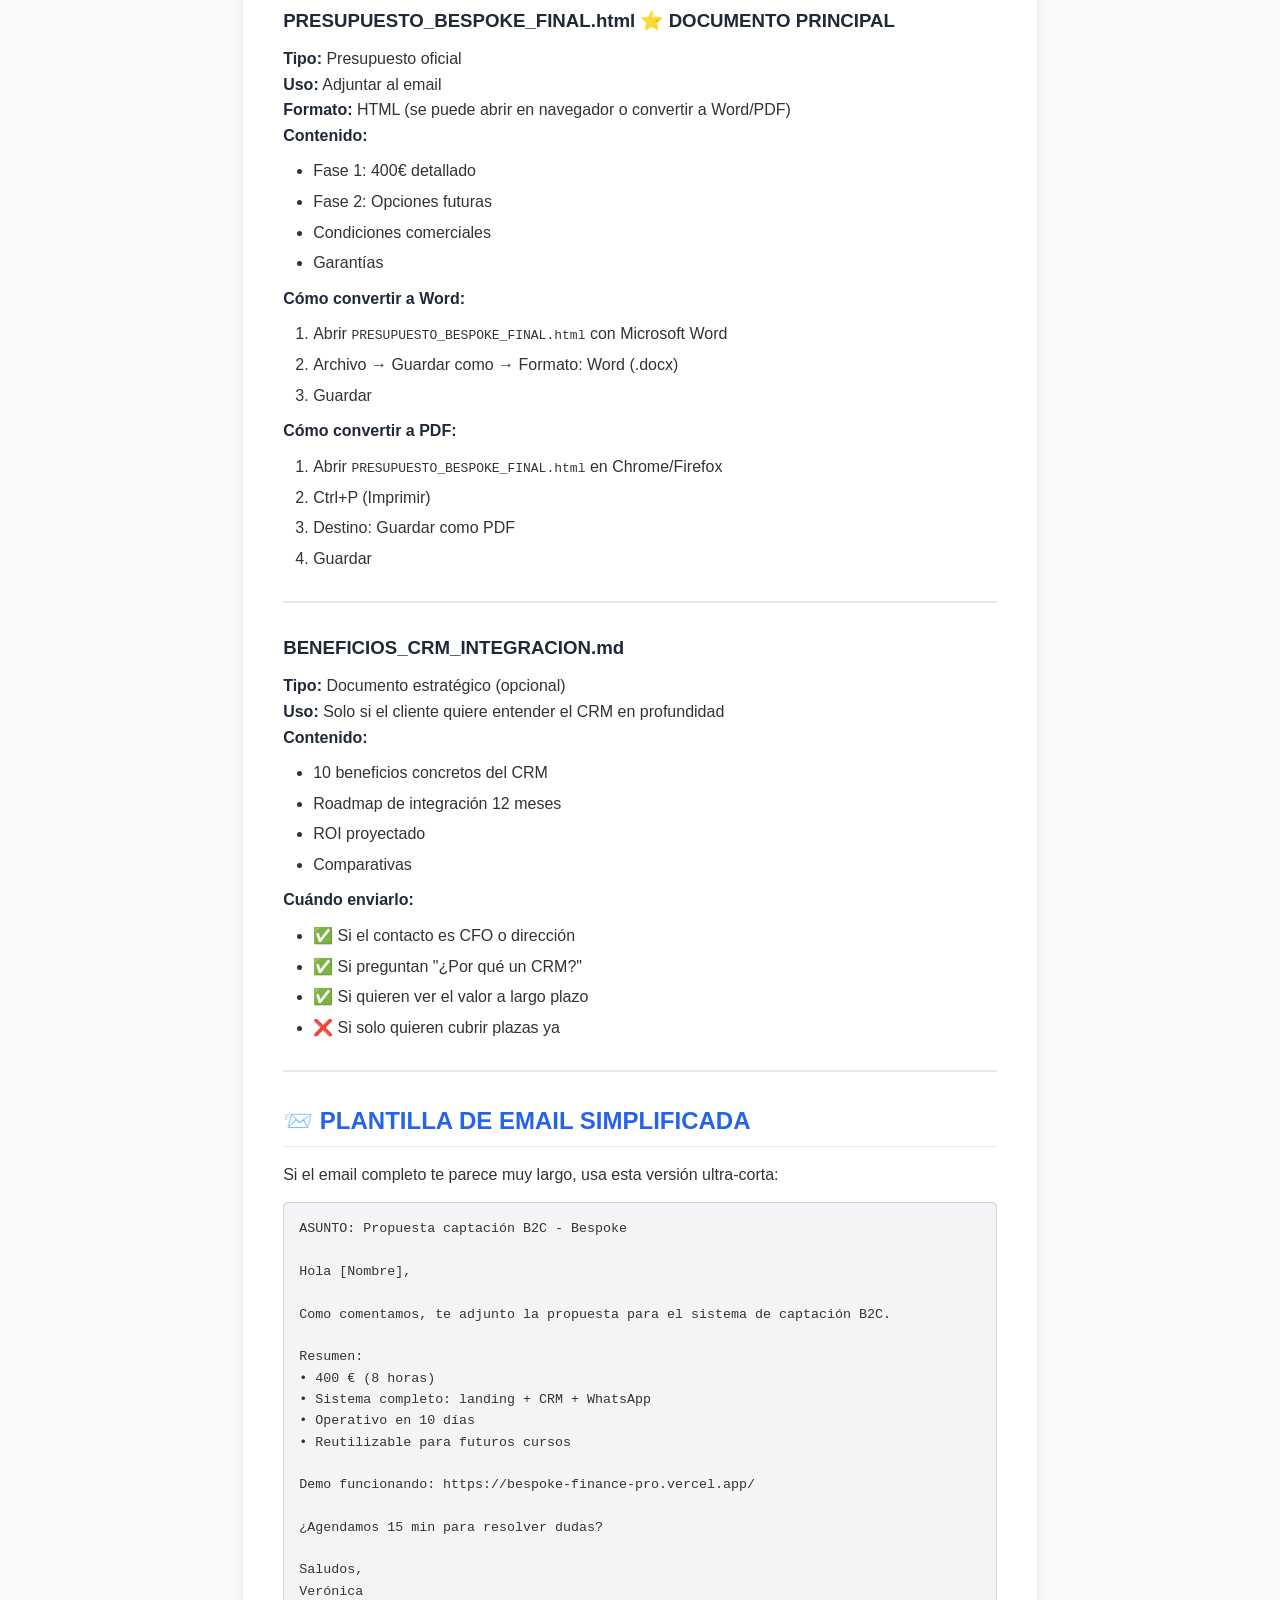
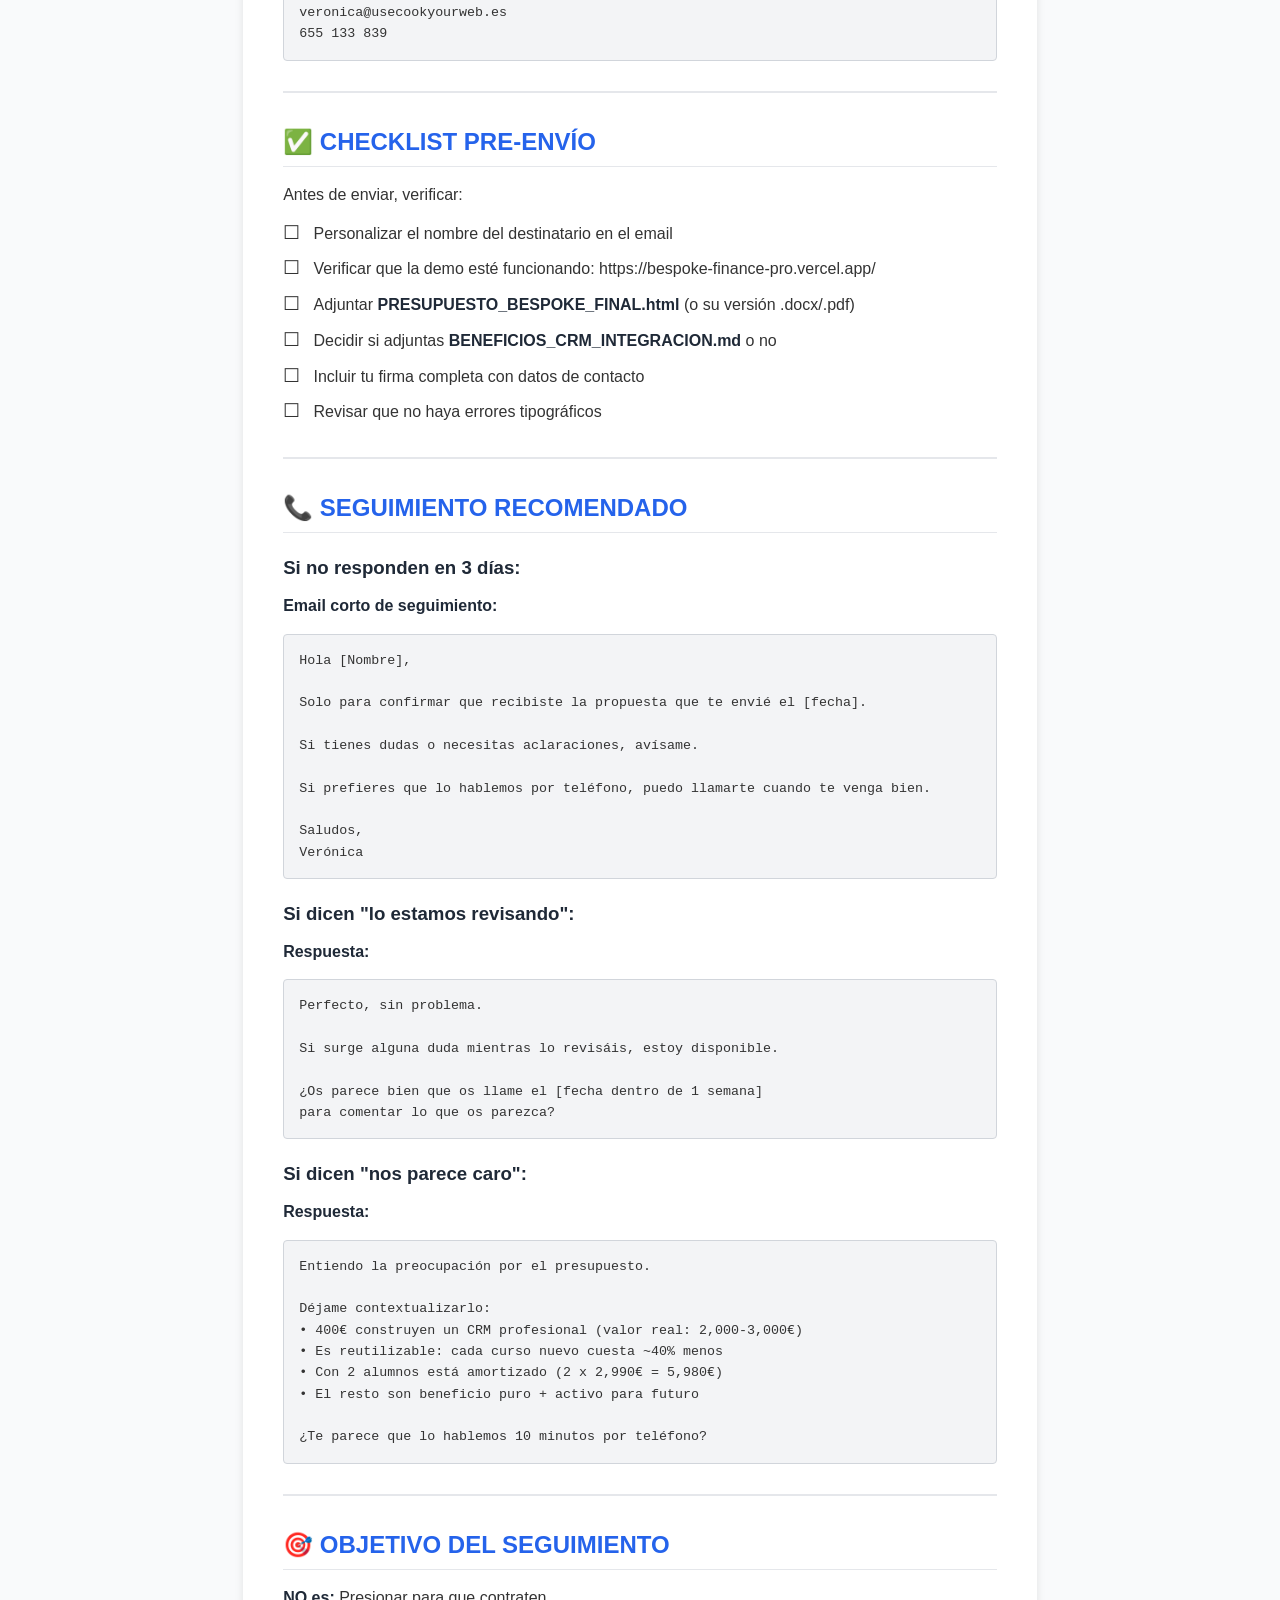
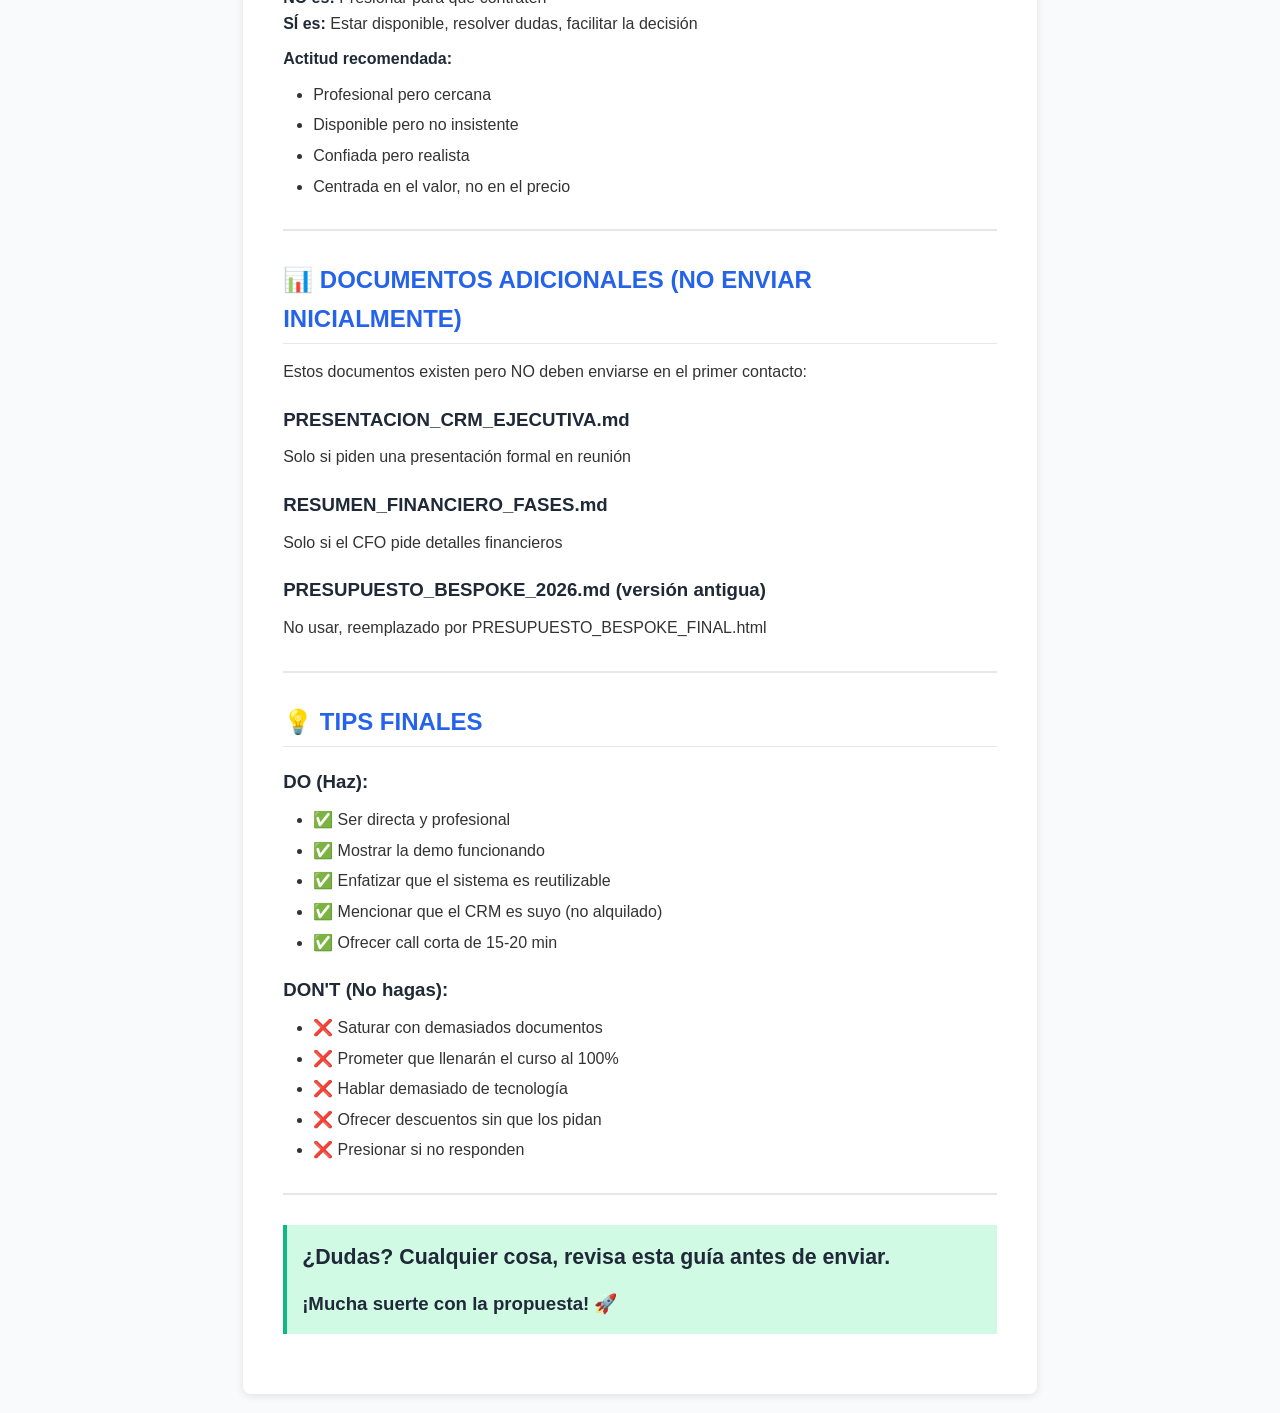
<file: negocio/GUIA_ENVIO_PROPUESTA.html>
<!DOCTYPE html>
<html lang="es">
<head>
    <meta charset="UTF-8">
    <meta name="viewport" content="width=device-width, initial-scale=1.0">
    <title>Guía de Envío de la Propuesta - Bespoke School of Finance</title>
    <style>
        @page { margin: 2.5cm; }
        body {
            font-family: 'Calibri', Arial, sans-serif;
            line-height: 1.6;
            color: #333;
            max-width: 21cm;
            margin: 0 auto;
            padding: 20px;
            background: #f9fafb;
        }
        .container {
            background: white;
            padding: 40px;
            border-radius: 8px;
            box-shadow: 0 2px 8px rgba(0,0,0,0.1);
        }
        h1 {
            color: #1a1a1a;
            font-size: 28pt;
            font-weight: bold;
            margin-bottom: 10px;
            text-align: center;
            border-bottom: 3px solid #2563eb;
            padding-bottom: 15px;
        }
        h2 {
            color: #2563eb;
            font-size: 18pt;
            font-weight: bold;
            margin-top: 30px;
            margin-bottom: 15px;
            border-bottom: 1px solid #e5e7eb;
            padding-bottom: 5px;
        }
        h3 {
            color: #1f2937;
            font-size: 14pt;
            font-weight: bold;
            margin-top: 20px;
            margin-bottom: 10px;
        }
        h4 {
            color: #374151;
            font-size: 12pt;
            font-weight: bold;
            margin-top: 15px;
            margin-bottom: 8px;
        }
        p { margin: 10px 0; text-align: justify; }
        ul { margin: 10px 0; padding-left: 30px; }
        ol { margin: 10px 0; padding-left: 30px; }
        li { margin: 5px 0; }
        .highlight-box {
            background-color: #eff6ff;
            border-left: 4px solid #2563eb;
            padding: 15px;
            margin: 20px 0;
        }
        .warning-box {
            background-color: #fef3c7;
            border-left: 4px solid #f59e0b;
            padding: 15px;
            margin: 20px 0;
        }
        .success-box {
            background-color: #d1fae5;
            border-left: 4px solid #10b981;
            padding: 15px;
            margin: 20px 0;
        }
        .danger-box {
            background-color: #fee2e2;
            border-left: 4px solid #ef4444;
            padding: 15px;
            margin: 20px 0;
        }
        .code {
            background-color: #f3f4f6;
            border: 1px solid #d1d5db;
            border-radius: 4px;
            padding: 15px;
            margin: 15px 0;
            font-family: 'Courier New', monospace;
            font-size: 10pt;
            white-space: pre-wrap;
        }
        .demo-link {
            color: #2563eb;
            font-weight: bold;
            text-decoration: none;
        }
        .demo-link:hover {
            text-decoration: underline;
        }
        strong { color: #1f2937; }
        hr {
            border: none;
            border-top: 2px solid #e5e7eb;
            margin: 30px 0;
        }
        .checklist {
            list-style-type: none;
            padding-left: 0;
        }
        .checklist li:before {
            content: "☐ ";
            margin-right: 8px;
            font-size: 1.2em;
        }
    </style>
</head>
<body>

<div class="container">

<h1>📨 GUÍA DE ENVÍO DE LA PROPUESTA<br/>BESPOKE SCHOOL OF FINANCE</h1>

<hr>

<h2>🎯 ESTRATEGIA DE PRESENTACIÓN</h2>

<h3>OPCIÓN 1: ENVÍO DIRECTO Y SIMPLE ⭐ (RECOMENDADA)</h3>

<p><strong>Cuándo usarla:</strong></p>
<ul>
    <li>Cliente ya te conoce</li>
    <li>Ya habéis hablado del proyecto</li>
    <li>Quieren algo concreto y sin rodeos</li>
</ul>

<p><strong>Qué enviar:</strong></p>
<ol>
    <li>✅ <strong>EMAIL_ENVIO_PRESUPUESTO.md</strong> (copiar y pegar en el email)</li>
    <li>✅ <strong>PRESUPUESTO_BESPOKE_FINAL.html</strong> (adjuntar como archivo)</li>
</ol>

<p><strong>Cómo adjuntar el HTML:</strong></p>
<ul>
    <li>El archivo <code>.html</code> se puede abrir directamente en cualquier navegador</li>
    <li>Si prefieren Word: Abrir el <code>.html</code> con Microsoft Word → Guardar como <code>.docx</code></li>
    <li>Si prefieren PDF: Abrir el <code>.html</code> en navegador → Imprimir → Guardar como PDF</li>
</ul>

<p><strong>Opcional (solo si piden más info):</strong></p>
<ol start="3">
    <li>⚠️ <strong>BENEFICIOS_CRM_INTEGRACION.md</strong> (solo si quieren profundizar en el CRM)</li>
</ol>

<hr>

<h3>OPCIÓN 2: PRESENTACIÓN COMPLETA (SI ES PRIMERA VEZ)</h3>

<p><strong>Cuándo usarla:</strong></p>
<ul>
    <li>No te conocen aún</li>
    <li>Necesitan entender todo el concepto</li>
    <li>Quieren ver el valor estratégico del CRM</li>
</ul>

<p><strong>Qué enviar:</strong></p>
<ol>
    <li>✅ <strong>EMAIL_ENVIO_PRESUPUESTO.md</strong> (email principal)</li>
    <li>✅ <strong>PRESUPUESTO_BESPOKE_FINAL.html</strong> (presupuesto oficial)</li>
    <li>✅ <strong>BENEFICIOS_CRM_INTEGRACION.md</strong> (documento de valor)</li>
</ol>

<hr>

<h2>📄 DESCRIPCIÓN DE CADA ARCHIVO</h2>

<h3>EMAIL_ENVIO_PRESUPUESTO.md</h3>
<p><strong>Tipo:</strong> Email de presentación<br>
<strong>Uso:</strong> Copiar y pegar en tu cliente de email<br>
<strong>Contenido:</strong></p>
<ul>
    <li>Resumen ejecutivo</li>
    <li>Por qué tiene sentido</li>
    <li>Link a la demo</li>
    <li>Call to action</li>
</ul>

<hr>

<h3>PRESUPUESTO_BESPOKE_FINAL.html ⭐ DOCUMENTO PRINCIPAL</h3>
<p><strong>Tipo:</strong> Presupuesto oficial<br>
<strong>Uso:</strong> Adjuntar al email<br>
<strong>Formato:</strong> HTML (se puede abrir en navegador o convertir a Word/PDF)<br>
<strong>Contenido:</strong></p>
<ul>
    <li>Fase 1: 400€ detallado</li>
    <li>Fase 2: Opciones futuras</li>
    <li>Condiciones comerciales</li>
    <li>Garantías</li>
</ul>

<p><strong>Cómo convertir a Word:</strong></p>
<ol>
    <li>Abrir <code>PRESUPUESTO_BESPOKE_FINAL.html</code> con Microsoft Word</li>
    <li>Archivo → Guardar como → Formato: Word (.docx)</li>
    <li>Guardar</li>
</ol>

<p><strong>Cómo convertir a PDF:</strong></p>
<ol>
    <li>Abrir <code>PRESUPUESTO_BESPOKE_FINAL.html</code> en Chrome/Firefox</li>
    <li>Ctrl+P (Imprimir)</li>
    <li>Destino: Guardar como PDF</li>
    <li>Guardar</li>
</ol>

<hr>

<h3>BENEFICIOS_CRM_INTEGRACION.md</h3>
<p><strong>Tipo:</strong> Documento estratégico (opcional)<br>
<strong>Uso:</strong> Solo si el cliente quiere entender el CRM en profundidad<br>
<strong>Contenido:</strong></p>
<ul>
    <li>10 beneficios concretos del CRM</li>
    <li>Roadmap de integración 12 meses</li>
    <li>ROI proyectado</li>
    <li>Comparativas</li>
</ul>

<p><strong>Cuándo enviarlo:</strong></p>
<ul>
    <li>✅ Si el contacto es CFO o dirección</li>
    <li>✅ Si preguntan "¿Por qué un CRM?"</li>
    <li>✅ Si quieren ver el valor a largo plazo</li>
    <li>❌ Si solo quieren cubrir plazas ya</li>
</ul>

<hr>

<h2>📨 PLANTILLA DE EMAIL SIMPLIFICADA</h2>

<p>Si el email completo te parece muy largo, usa esta versión ultra-corta:</p>

<div class="code">ASUNTO: Propuesta captación B2C - Bespoke

Hola [Nombre],

Como comentamos, te adjunto la propuesta para el sistema de captación B2C.

Resumen:
• 400 € (8 horas)
• Sistema completo: landing + CRM + WhatsApp
• Operativo en 10 días
• Reutilizable para futuros cursos

Demo funcionando: https://bespoke-finance-pro.vercel.app/

¿Agendamos 15 min para resolver dudas?

Saludos,
Verónica
veronica@usecookyourweb.es
655 133 839</div>

<hr>

<h2>✅ CHECKLIST PRE-ENVÍO</h2>

<p>Antes de enviar, verificar:</p>

<ul class="checklist">
    <li>Personalizar el nombre del destinatario en el email</li>
    <li>Verificar que la demo esté funcionando: https://bespoke-finance-pro.vercel.app/</li>
    <li>Adjuntar <strong>PRESUPUESTO_BESPOKE_FINAL.html</strong> (o su versión .docx/.pdf)</li>
    <li>Decidir si adjuntas <strong>BENEFICIOS_CRM_INTEGRACION.md</strong> o no</li>
    <li>Incluir tu firma completa con datos de contacto</li>
    <li>Revisar que no haya errores tipográficos</li>
</ul>

<hr>

<h2>📞 SEGUIMIENTO RECOMENDADO</h2>

<h3>Si no responden en 3 días:</h3>
<p><strong>Email corto de seguimiento:</strong></p>
<div class="code">Hola [Nombre],

Solo para confirmar que recibiste la propuesta que te envié el [fecha].

Si tienes dudas o necesitas aclaraciones, avísame.

Si prefieres que lo hablemos por teléfono, puedo llamarte cuando te venga bien.

Saludos,
Verónica</div>

<h3>Si dicen "lo estamos revisando":</h3>
<p><strong>Respuesta:</strong></p>
<div class="code">Perfecto, sin problema.

Si surge alguna duda mientras lo revisáis, estoy disponible.

¿Os parece bien que os llame el [fecha dentro de 1 semana]
para comentar lo que os parezca?</div>

<h3>Si dicen "nos parece caro":</h3>
<p><strong>Respuesta:</strong></p>
<div class="code">Entiendo la preocupación por el presupuesto.

Déjame contextualizarlo:
• 400€ construyen un CRM profesional (valor real: 2,000-3,000€)
• Es reutilizable: cada curso nuevo cuesta ~40% menos
• Con 2 alumnos está amortizado (2 x 2,990€ = 5,980€)
• El resto son beneficio puro + activo para futuro

¿Te parece que lo hablemos 10 minutos por teléfono?</div>

<hr>

<h2>🎯 OBJETIVO DEL SEGUIMIENTO</h2>

<p><strong>NO es:</strong> Presionar para que contraten<br>
<strong>SÍ es:</strong> Estar disponible, resolver dudas, facilitar la decisión</p>

<p><strong>Actitud recomendada:</strong></p>
<ul>
    <li>Profesional pero cercana</li>
    <li>Disponible pero no insistente</li>
    <li>Confiada pero realista</li>
    <li>Centrada en el valor, no en el precio</li>
</ul>

<hr>

<h2>📊 DOCUMENTOS ADICIONALES (NO ENVIAR INICIALMENTE)</h2>

<p>Estos documentos existen pero NO deben enviarse en el primer contacto:</p>

<h3>PRESENTACION_CRM_EJECUTIVA.md</h3>
<p>Solo si piden una presentación formal en reunión</p>

<h3>RESUMEN_FINANCIERO_FASES.md</h3>
<p>Solo si el CFO pide detalles financieros</p>

<h3>PRESUPUESTO_BESPOKE_2026.md (versión antigua)</h3>
<p>No usar, reemplazado por PRESUPUESTO_BESPOKE_FINAL.html</p>

<hr>

<h2>💡 TIPS FINALES</h2>

<h3>DO (Haz):</h3>
<ul>
    <li>✅ Ser directa y profesional</li>
    <li>✅ Mostrar la demo funcionando</li>
    <li>✅ Enfatizar que el sistema es reutilizable</li>
    <li>✅ Mencionar que el CRM es suyo (no alquilado)</li>
    <li>✅ Ofrecer call corta de 15-20 min</li>
</ul>

<h3>DON'T (No hagas):</h3>
<ul>
    <li>❌ Saturar con demasiados documentos</li>
    <li>❌ Prometer que llenarán el curso al 100%</li>
    <li>❌ Hablar demasiado de tecnología</li>
    <li>❌ Ofrecer descuentos sin que los pidan</li>
    <li>❌ Presionar si no responden</li>
</ul>

<hr>

<div class="success-box" style="text-align: center;">
    <p style="font-size: 16pt; margin: 0;"><strong>¿Dudas? Cualquier cosa, revisa esta guía antes de enviar.</strong></p>
    <p style="margin: 15px 0 0 0; font-size: 14pt;"><strong>¡Mucha suerte con la propuesta!</strong> 🚀</p>
</div>

</div>

</body>
</html>
</file>
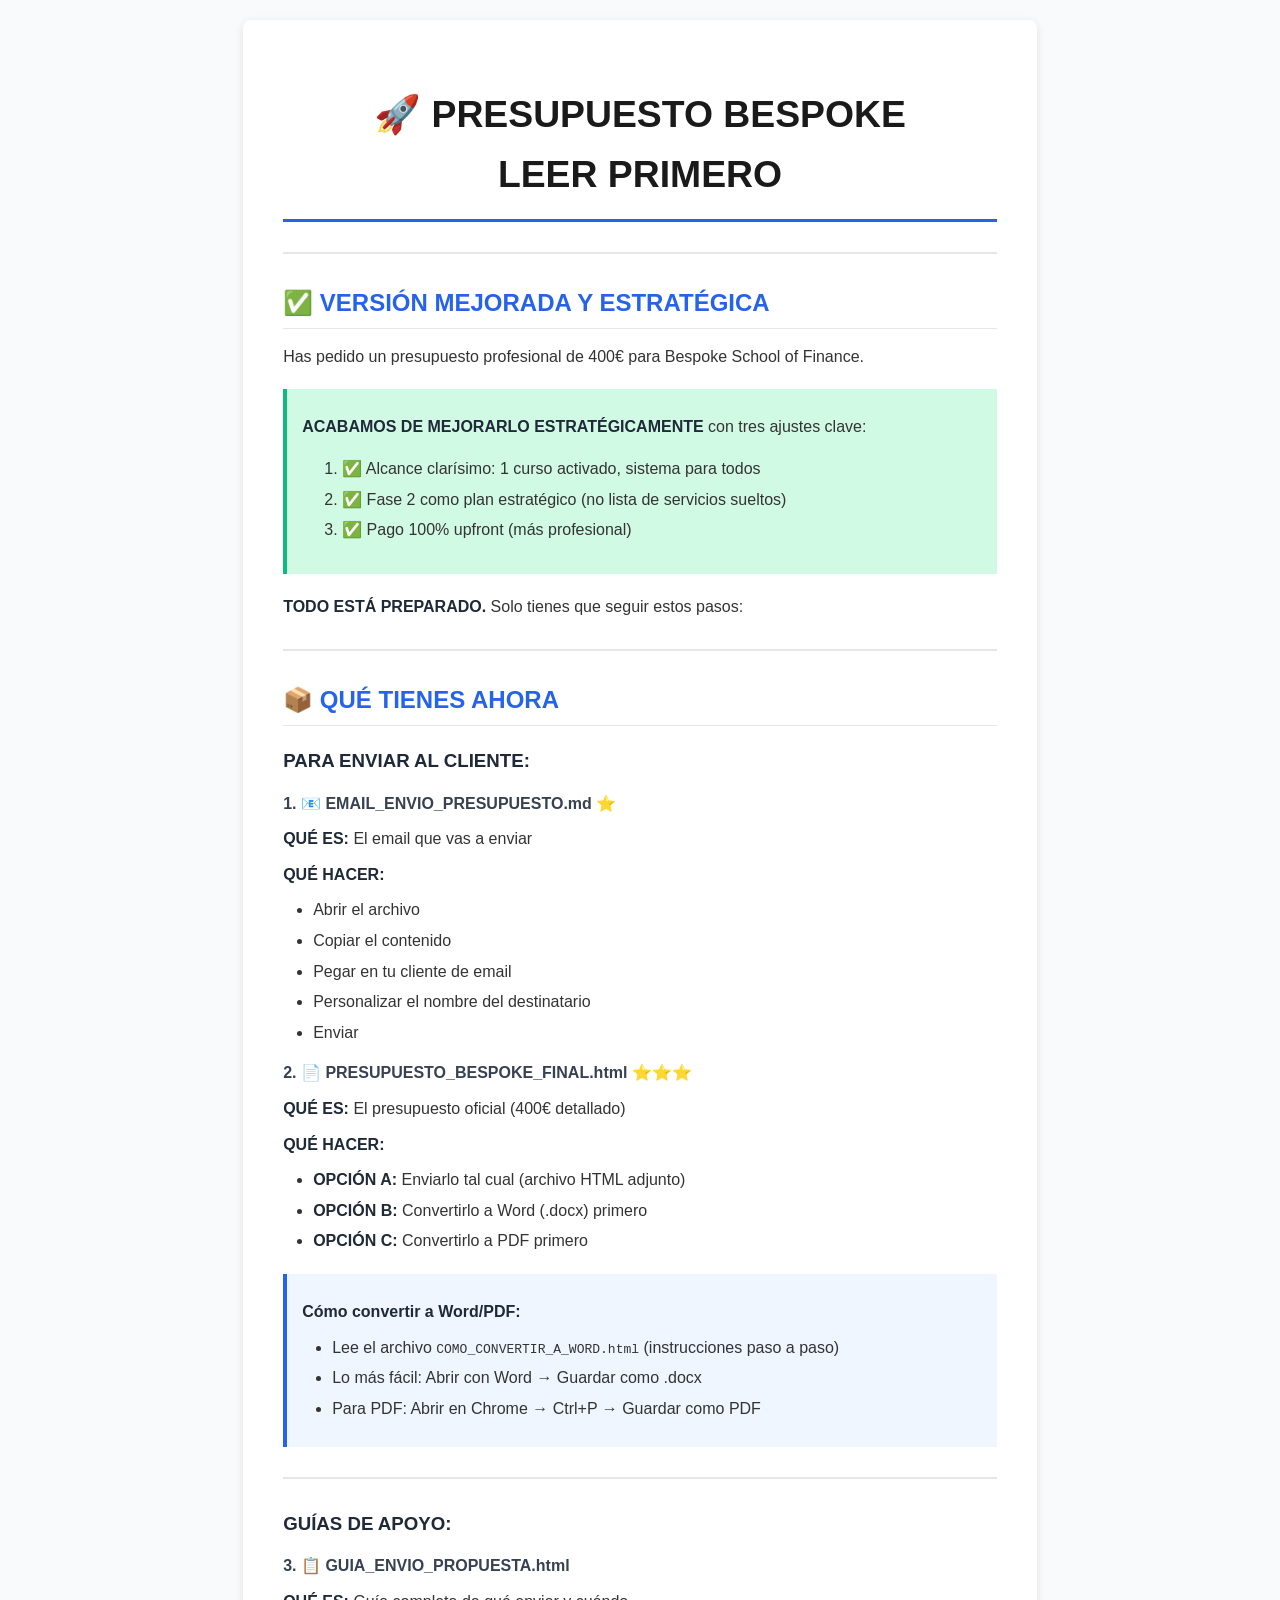
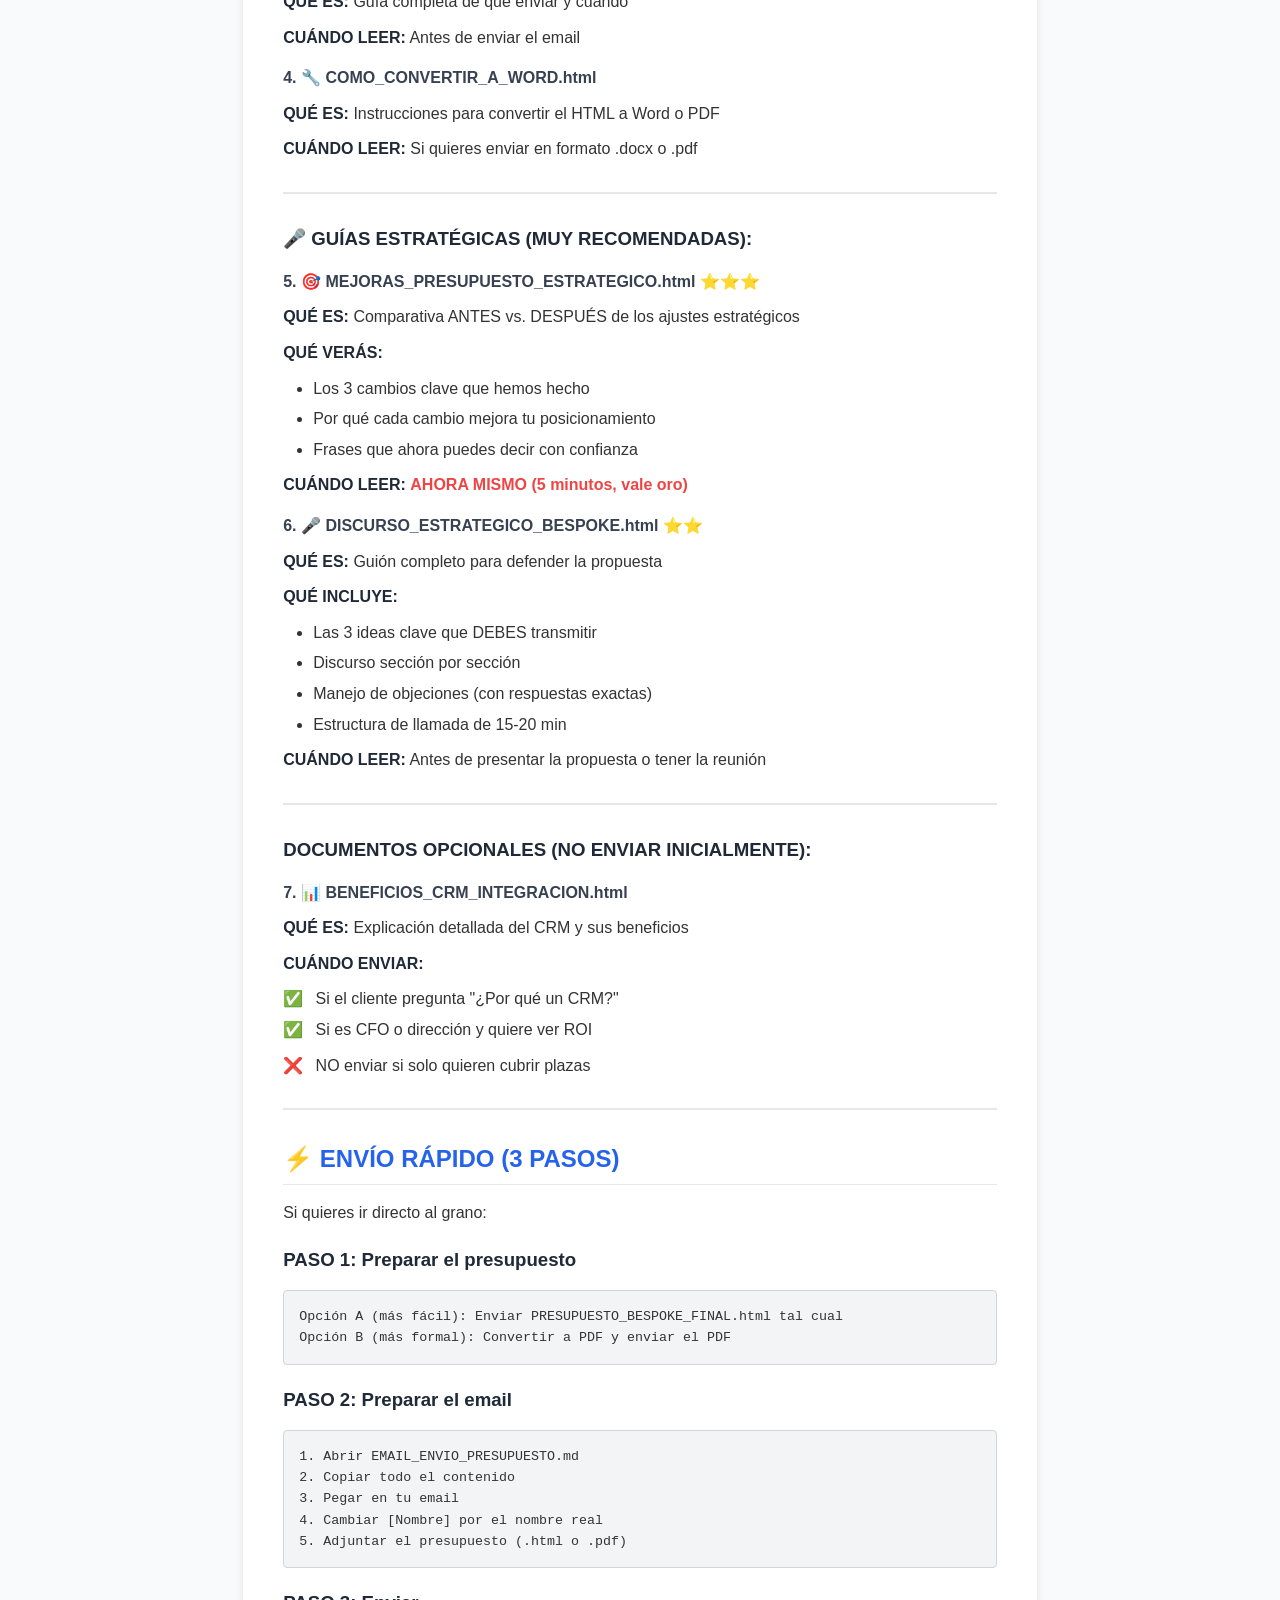
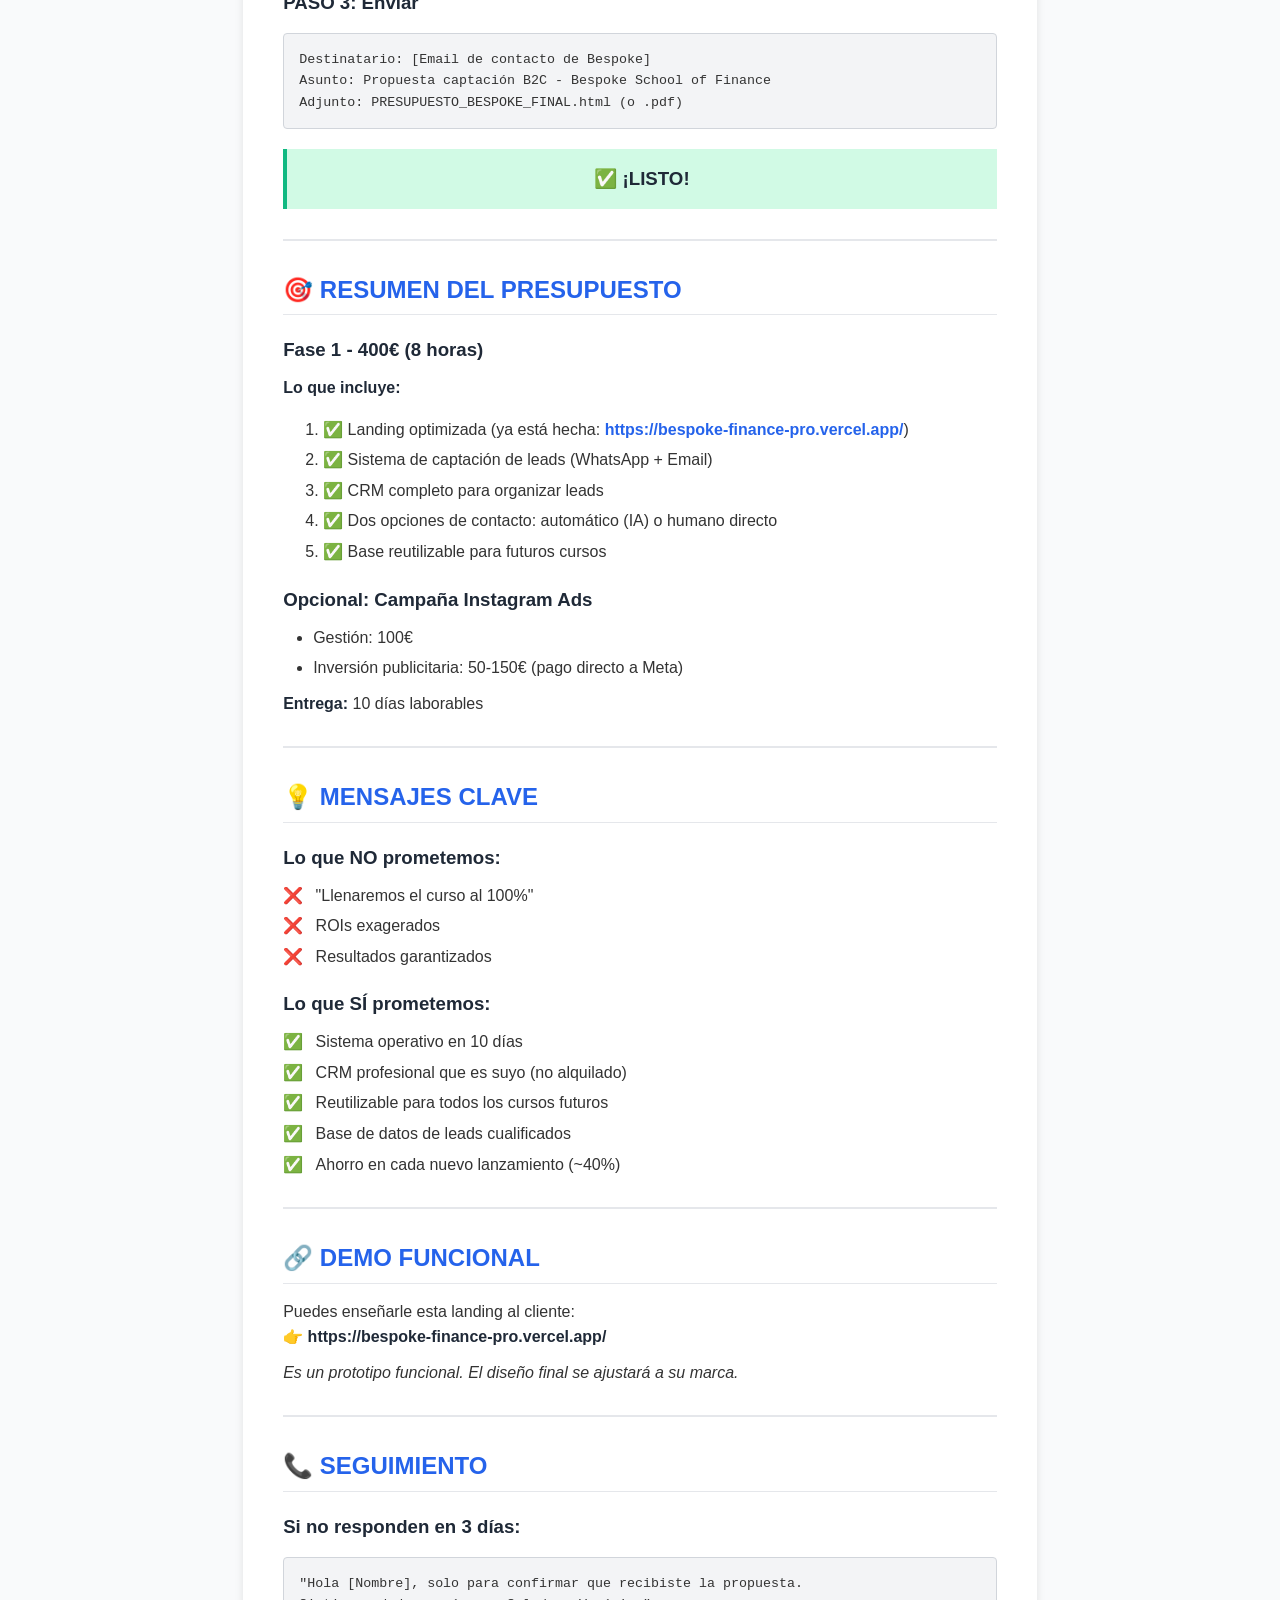
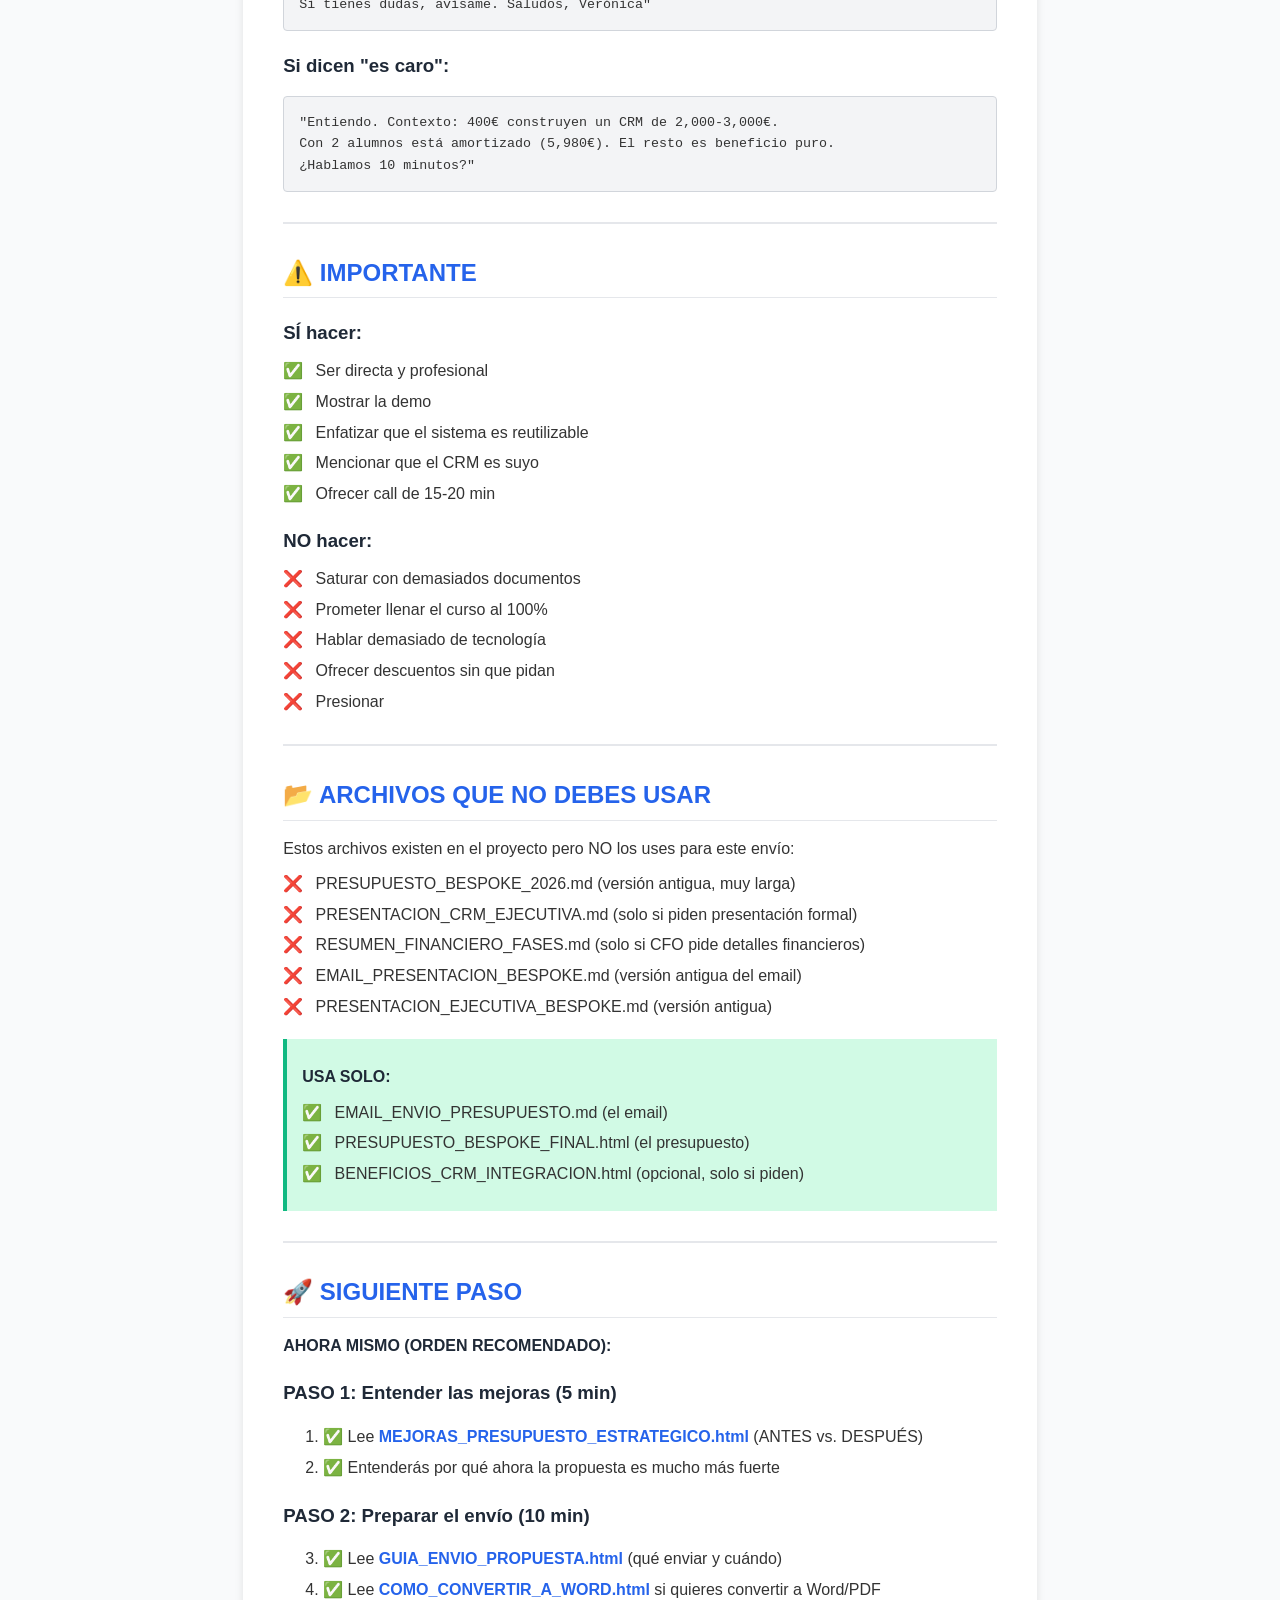
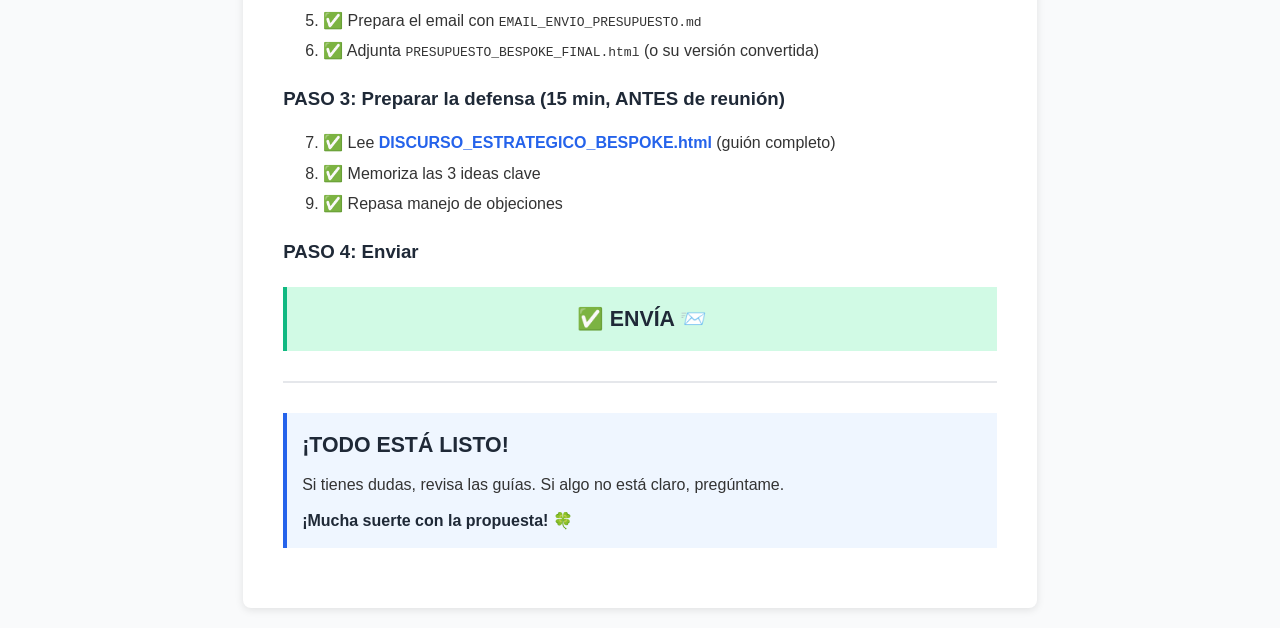
<file: negocio/LEER_PRIMERO.html>
<!DOCTYPE html>
<html lang="es">
<head>
    <meta charset="UTF-8">
    <meta name="viewport" content="width=device-width, initial-scale=1.0">
    <title>Presupuesto Bespoke - Leer Primero</title>
    <style>
        @page { margin: 2.5cm; }
        body {
            font-family: 'Calibri', Arial, sans-serif;
            line-height: 1.6;
            color: #333;
            max-width: 21cm;
            margin: 0 auto;
            padding: 20px;
            background: #f9fafb;
        }
        .container {
            background: white;
            padding: 40px;
            border-radius: 8px;
            box-shadow: 0 2px 8px rgba(0,0,0,0.1);
        }
        h1 {
            color: #1a1a1a;
            font-size: 28pt;
            font-weight: bold;
            margin-bottom: 10px;
            text-align: center;
            border-bottom: 3px solid #2563eb;
            padding-bottom: 15px;
        }
        h2 {
            color: #2563eb;
            font-size: 18pt;
            font-weight: bold;
            margin-top: 30px;
            margin-bottom: 15px;
            border-bottom: 1px solid #e5e7eb;
            padding-bottom: 5px;
        }
        h3 {
            color: #1f2937;
            font-size: 14pt;
            font-weight: bold;
            margin-top: 20px;
            margin-bottom: 10px;
        }
        h4 {
            color: #374151;
            font-size: 12pt;
            font-weight: bold;
            margin-top: 15px;
            margin-bottom: 8px;
        }
        p { margin: 10px 0; text-align: justify; }
        ul { margin: 10px 0; padding-left: 30px; }
        li { margin: 5px 0; }
        .highlight-box {
            background-color: #eff6ff;
            border-left: 4px solid #2563eb;
            padding: 15px;
            margin: 20px 0;
        }
        .warning-box {
            background-color: #fef3c7;
            border-left: 4px solid #f59e0b;
            padding: 15px;
            margin: 20px 0;
        }
        .success-box {
            background-color: #d1fae5;
            border-left: 4px solid #10b981;
            padding: 15px;
            margin: 20px 0;
        }
        .danger-box {
            background-color: #fee2e2;
            border-left: 4px solid #ef4444;
            padding: 15px;
            margin: 20px 0;
        }
        .code {
            background-color: #f3f4f6;
            border: 1px solid #d1d5db;
            border-radius: 4px;
            padding: 15px;
            margin: 15px 0;
            font-family: 'Courier New', monospace;
            font-size: 10pt;
            white-space: pre-wrap;
        }
        .demo-link {
            color: #2563eb;
            font-weight: bold;
            text-decoration: none;
        }
        .demo-link:hover {
            text-decoration: underline;
        }
        strong { color: #1f2937; }
        .emoji { font-size: 1.2em; }
        .checklist {
            list-style-type: none;
            padding-left: 0;
        }
        .checklist li:before {
            content: "✅ ";
            margin-right: 8px;
        }
        .not-list {
            list-style-type: none;
            padding-left: 0;
        }
        .not-list li:before {
            content: "❌ ";
            margin-right: 8px;
        }
        hr {
            border: none;
            border-top: 2px solid #e5e7eb;
            margin: 30px 0;
        }
    </style>
</head>
<body>

<div class="container">

<h1>🚀 PRESUPUESTO BESPOKE<br/>LEER PRIMERO</h1>

<hr>

<h2>✅ VERSIÓN MEJORADA Y ESTRATÉGICA</h2>

<p>Has pedido un presupuesto profesional de 400€ para Bespoke School of Finance.</p>

<div class="success-box">
    <p><strong>ACABAMOS DE MEJORARLO ESTRATÉGICAMENTE</strong> con tres ajustes clave:</p>
    <ol>
        <li>✅ Alcance clarísimo: 1 curso activado, sistema para todos</li>
        <li>✅ Fase 2 como plan estratégico (no lista de servicios sueltos)</li>
        <li>✅ Pago 100% upfront (más profesional)</li>
    </ol>
</div>

<p><strong>TODO ESTÁ PREPARADO.</strong> Solo tienes que seguir estos pasos:</p>

<hr>

<h2>📦 QUÉ TIENES AHORA</h2>

<h3>PARA ENVIAR AL CLIENTE:</h3>

<h4>1. 📧 EMAIL_ENVIO_PRESUPUESTO.md ⭐</h4>
<p><strong>QUÉ ES:</strong> El email que vas a enviar</p>
<p><strong>QUÉ HACER:</strong></p>
<ul>
    <li>Abrir el archivo</li>
    <li>Copiar el contenido</li>
    <li>Pegar en tu cliente de email</li>
    <li>Personalizar el nombre del destinatario</li>
    <li>Enviar</li>
</ul>

<h4>2. 📄 PRESUPUESTO_BESPOKE_FINAL.html ⭐⭐⭐</h4>
<p><strong>QUÉ ES:</strong> El presupuesto oficial (400€ detallado)</p>
<p><strong>QUÉ HACER:</strong></p>
<ul>
    <li><strong>OPCIÓN A:</strong> Enviarlo tal cual (archivo HTML adjunto)</li>
    <li><strong>OPCIÓN B:</strong> Convertirlo a Word (.docx) primero</li>
    <li><strong>OPCIÓN C:</strong> Convertirlo a PDF primero</li>
</ul>

<div class="highlight-box">
    <p><strong>Cómo convertir a Word/PDF:</strong></p>
    <ul>
        <li>Lee el archivo <code>COMO_CONVERTIR_A_WORD.html</code> (instrucciones paso a paso)</li>
        <li>Lo más fácil: Abrir con Word → Guardar como .docx</li>
        <li>Para PDF: Abrir en Chrome → Ctrl+P → Guardar como PDF</li>
    </ul>
</div>

<hr>

<h3>GUÍAS DE APOYO:</h3>

<h4>3. 📋 GUIA_ENVIO_PROPUESTA.html</h4>
<p><strong>QUÉ ES:</strong> Guía completa de qué enviar y cuándo</p>
<p><strong>CUÁNDO LEER:</strong> Antes de enviar el email</p>

<h4>4. 🔧 COMO_CONVERTIR_A_WORD.html</h4>
<p><strong>QUÉ ES:</strong> Instrucciones para convertir el HTML a Word o PDF</p>
<p><strong>CUÁNDO LEER:</strong> Si quieres enviar en formato .docx o .pdf</p>

<hr>

<h3>🎤 GUÍAS ESTRATÉGICAS (MUY RECOMENDADAS):</h3>

<h4>5. 🎯 MEJORAS_PRESUPUESTO_ESTRATEGICO.html ⭐⭐⭐</h4>
<p><strong>QUÉ ES:</strong> Comparativa ANTES vs. DESPUÉS de los ajustes estratégicos</p>
<p><strong>QUÉ VERÁS:</strong></p>
<ul>
    <li>Los 3 cambios clave que hemos hecho</li>
    <li>Por qué cada cambio mejora tu posicionamiento</li>
    <li>Frases que ahora puedes decir con confianza</li>
</ul>
<p><strong>CUÁNDO LEER:</strong> <span style="color: #ef4444; font-weight: bold;">AHORA MISMO (5 minutos, vale oro)</span></p>

<h4>6. 🎤 DISCURSO_ESTRATEGICO_BESPOKE.html ⭐⭐</h4>
<p><strong>QUÉ ES:</strong> Guión completo para defender la propuesta</p>
<p><strong>QUÉ INCLUYE:</strong></p>
<ul>
    <li>Las 3 ideas clave que DEBES transmitir</li>
    <li>Discurso sección por sección</li>
    <li>Manejo de objeciones (con respuestas exactas)</li>
    <li>Estructura de llamada de 15-20 min</li>
</ul>
<p><strong>CUÁNDO LEER:</strong> Antes de presentar la propuesta o tener la reunión</p>

<hr>

<h3>DOCUMENTOS OPCIONALES (NO ENVIAR INICIALMENTE):</h3>

<h4>7. 📊 BENEFICIOS_CRM_INTEGRACION.html</h4>
<p><strong>QUÉ ES:</strong> Explicación detallada del CRM y sus beneficios</p>
<p><strong>CUÁNDO ENVIAR:</strong></p>
<ul class="checklist">
    <li>Si el cliente pregunta "¿Por qué un CRM?"</li>
    <li>Si es CFO o dirección y quiere ver ROI</li>
</ul>
<ul class="not-list">
    <li>NO enviar si solo quieren cubrir plazas</li>
</ul>

<hr>

<h2>⚡ ENVÍO RÁPIDO (3 PASOS)</h2>

<p>Si quieres ir directo al grano:</p>

<h3>PASO 1: Preparar el presupuesto</h3>
<div class="code">Opción A (más fácil): Enviar PRESUPUESTO_BESPOKE_FINAL.html tal cual
Opción B (más formal): Convertir a PDF y enviar el PDF</div>

<h3>PASO 2: Preparar el email</h3>
<div class="code">1. Abrir EMAIL_ENVIO_PRESUPUESTO.md
2. Copiar todo el contenido
3. Pegar en tu email
4. Cambiar [Nombre] por el nombre real
5. Adjuntar el presupuesto (.html o .pdf)</div>

<h3>PASO 3: Enviar</h3>
<div class="code">Destinatario: [Email de contacto de Bespoke]
Asunto: Propuesta captación B2C - Bespoke School of Finance
Adjunto: PRESUPUESTO_BESPOKE_FINAL.html (o .pdf)</div>

<div class="success-box">
    <p style="text-align: center; margin: 0;"><strong style="font-size: 14pt;">✅ ¡LISTO!</strong></p>
</div>

<hr>

<h2>🎯 RESUMEN DEL PRESUPUESTO</h2>

<h3>Fase 1 - 400€ (8 horas)</h3>

<p><strong>Lo que incluye:</strong></p>
<ol>
    <li>✅ Landing optimizada (ya está hecha: <a href="https://bespoke-finance-pro.vercel.app/" class="demo-link">https://bespoke-finance-pro.vercel.app/</a>)</li>
    <li>✅ Sistema de captación de leads (WhatsApp + Email)</li>
    <li>✅ CRM completo para organizar leads</li>
    <li>✅ Dos opciones de contacto: automático (IA) o humano directo</li>
    <li>✅ Base reutilizable para futuros cursos</li>
</ol>

<h3>Opcional: Campaña Instagram Ads</h3>
<ul>
    <li>Gestión: 100€</li>
    <li>Inversión publicitaria: 50-150€ (pago directo a Meta)</li>
</ul>

<p><strong>Entrega:</strong> 10 días laborables</p>

<hr>

<h2>💡 MENSAJES CLAVE</h2>

<h3>Lo que NO prometemos:</h3>
<ul class="not-list">
    <li>"Llenaremos el curso al 100%"</li>
    <li>ROIs exagerados</li>
    <li>Resultados garantizados</li>
</ul>

<h3>Lo que SÍ prometemos:</h3>
<ul class="checklist">
    <li>Sistema operativo en 10 días</li>
    <li>CRM profesional que es suyo (no alquilado)</li>
    <li>Reutilizable para todos los cursos futuros</li>
    <li>Base de datos de leads cualificados</li>
    <li>Ahorro en cada nuevo lanzamiento (~40%)</li>
</ul>

<hr>

<h2>🔗 DEMO FUNCIONAL</h2>

<p>Puedes enseñarle esta landing al cliente:<br/>
👉 <a href="https://bespoke-finance-pro.vercel.app/" class="demo-link"><strong>https://bespoke-finance-pro.vercel.app/</strong></a></p>

<p><em>Es un prototipo funcional. El diseño final se ajustará a su marca.</em></p>

<hr>

<h2>📞 SEGUIMIENTO</h2>

<h3>Si no responden en 3 días:</h3>
<div class="code">"Hola [Nombre], solo para confirmar que recibiste la propuesta.
Si tienes dudas, avísame. Saludos, Verónica"</div>

<h3>Si dicen "es caro":</h3>
<div class="code">"Entiendo. Contexto: 400€ construyen un CRM de 2,000-3,000€.
Con 2 alumnos está amortizado (5,980€). El resto es beneficio puro.
¿Hablamos 10 minutos?"</div>

<hr>

<h2>⚠️ IMPORTANTE</h2>

<h3>SÍ hacer:</h3>
<ul class="checklist">
    <li>Ser directa y profesional</li>
    <li>Mostrar la demo</li>
    <li>Enfatizar que el sistema es reutilizable</li>
    <li>Mencionar que el CRM es suyo</li>
    <li>Ofrecer call de 15-20 min</li>
</ul>

<h3>NO hacer:</h3>
<ul class="not-list">
    <li>Saturar con demasiados documentos</li>
    <li>Prometer llenar el curso al 100%</li>
    <li>Hablar demasiado de tecnología</li>
    <li>Ofrecer descuentos sin que pidan</li>
    <li>Presionar</li>
</ul>

<hr>

<h2>📂 ARCHIVOS QUE NO DEBES USAR</h2>

<p>Estos archivos existen en el proyecto pero NO los uses para este envío:</p>

<ul class="not-list">
    <li>PRESUPUESTO_BESPOKE_2026.md (versión antigua, muy larga)</li>
    <li>PRESENTACION_CRM_EJECUTIVA.md (solo si piden presentación formal)</li>
    <li>RESUMEN_FINANCIERO_FASES.md (solo si CFO pide detalles financieros)</li>
    <li>EMAIL_PRESENTACION_BESPOKE.md (versión antigua del email)</li>
    <li>PRESENTACION_EJECUTIVA_BESPOKE.md (versión antigua)</li>
</ul>

<div class="success-box">
    <p><strong>USA SOLO:</strong></p>
    <ul class="checklist">
        <li>EMAIL_ENVIO_PRESUPUESTO.md (el email)</li>
        <li>PRESUPUESTO_BESPOKE_FINAL.html (el presupuesto)</li>
        <li>BENEFICIOS_CRM_INTEGRACION.html (opcional, solo si piden)</li>
    </ul>
</div>

<hr>

<h2>🚀 SIGUIENTE PASO</h2>

<p><strong>AHORA MISMO (ORDEN RECOMENDADO):</strong></p>

<h3>PASO 1: Entender las mejoras (5 min)</h3>
<ol>
    <li>✅ Lee <a href="MEJORAS_PRESUPUESTO_ESTRATEGICO.html" class="demo-link">MEJORAS_PRESUPUESTO_ESTRATEGICO.html</a> (ANTES vs. DESPUÉS)</li>
    <li>✅ Entenderás por qué ahora la propuesta es mucho más fuerte</li>
</ol>

<h3>PASO 2: Preparar el envío (10 min)</h3>
<ol start="3">
    <li>✅ Lee <a href="GUIA_ENVIO_PROPUESTA.html" class="demo-link">GUIA_ENVIO_PROPUESTA.html</a> (qué enviar y cuándo)</li>
    <li>✅ Lee <a href="COMO_CONVERTIR_A_WORD.html" class="demo-link">COMO_CONVERTIR_A_WORD.html</a> si quieres convertir a Word/PDF</li>
    <li>✅ Prepara el email con <code>EMAIL_ENVIO_PRESUPUESTO.md</code></li>
    <li>✅ Adjunta <code>PRESUPUESTO_BESPOKE_FINAL.html</code> (o su versión convertida)</li>
</ol>

<h3>PASO 3: Preparar la defensa (15 min, ANTES de reunión)</h3>
<ol start="7">
    <li>✅ Lee <a href="DISCURSO_ESTRATEGICO_BESPOKE.html" class="demo-link">DISCURSO_ESTRATEGICO_BESPOKE.html</a> (guión completo)</li>
    <li>✅ Memoriza las 3 ideas clave</li>
    <li>✅ Repasa manejo de objeciones</li>
</ol>

<h3>PASO 4: Enviar</h3>
<div class="success-box">
    <p style="text-align: center; margin: 0;"><strong style="font-size: 16pt;">✅ ENVÍA 📨</strong></p>
</div>

<hr>

<div class="highlight-box" style="text-align: center;">
    <p style="font-size: 16pt; margin: 0;"><strong>¡TODO ESTÁ LISTO!</strong></p>
    <p style="margin: 10px 0 0 0;">Si tienes dudas, revisa las guías. Si algo no está claro, pregúntame.</p>
    <p style="margin: 10px 0 0 0;"><strong>¡Mucha suerte con la propuesta!</strong> 🍀</p>
</div>

</div>

</body>
</html>
</file>
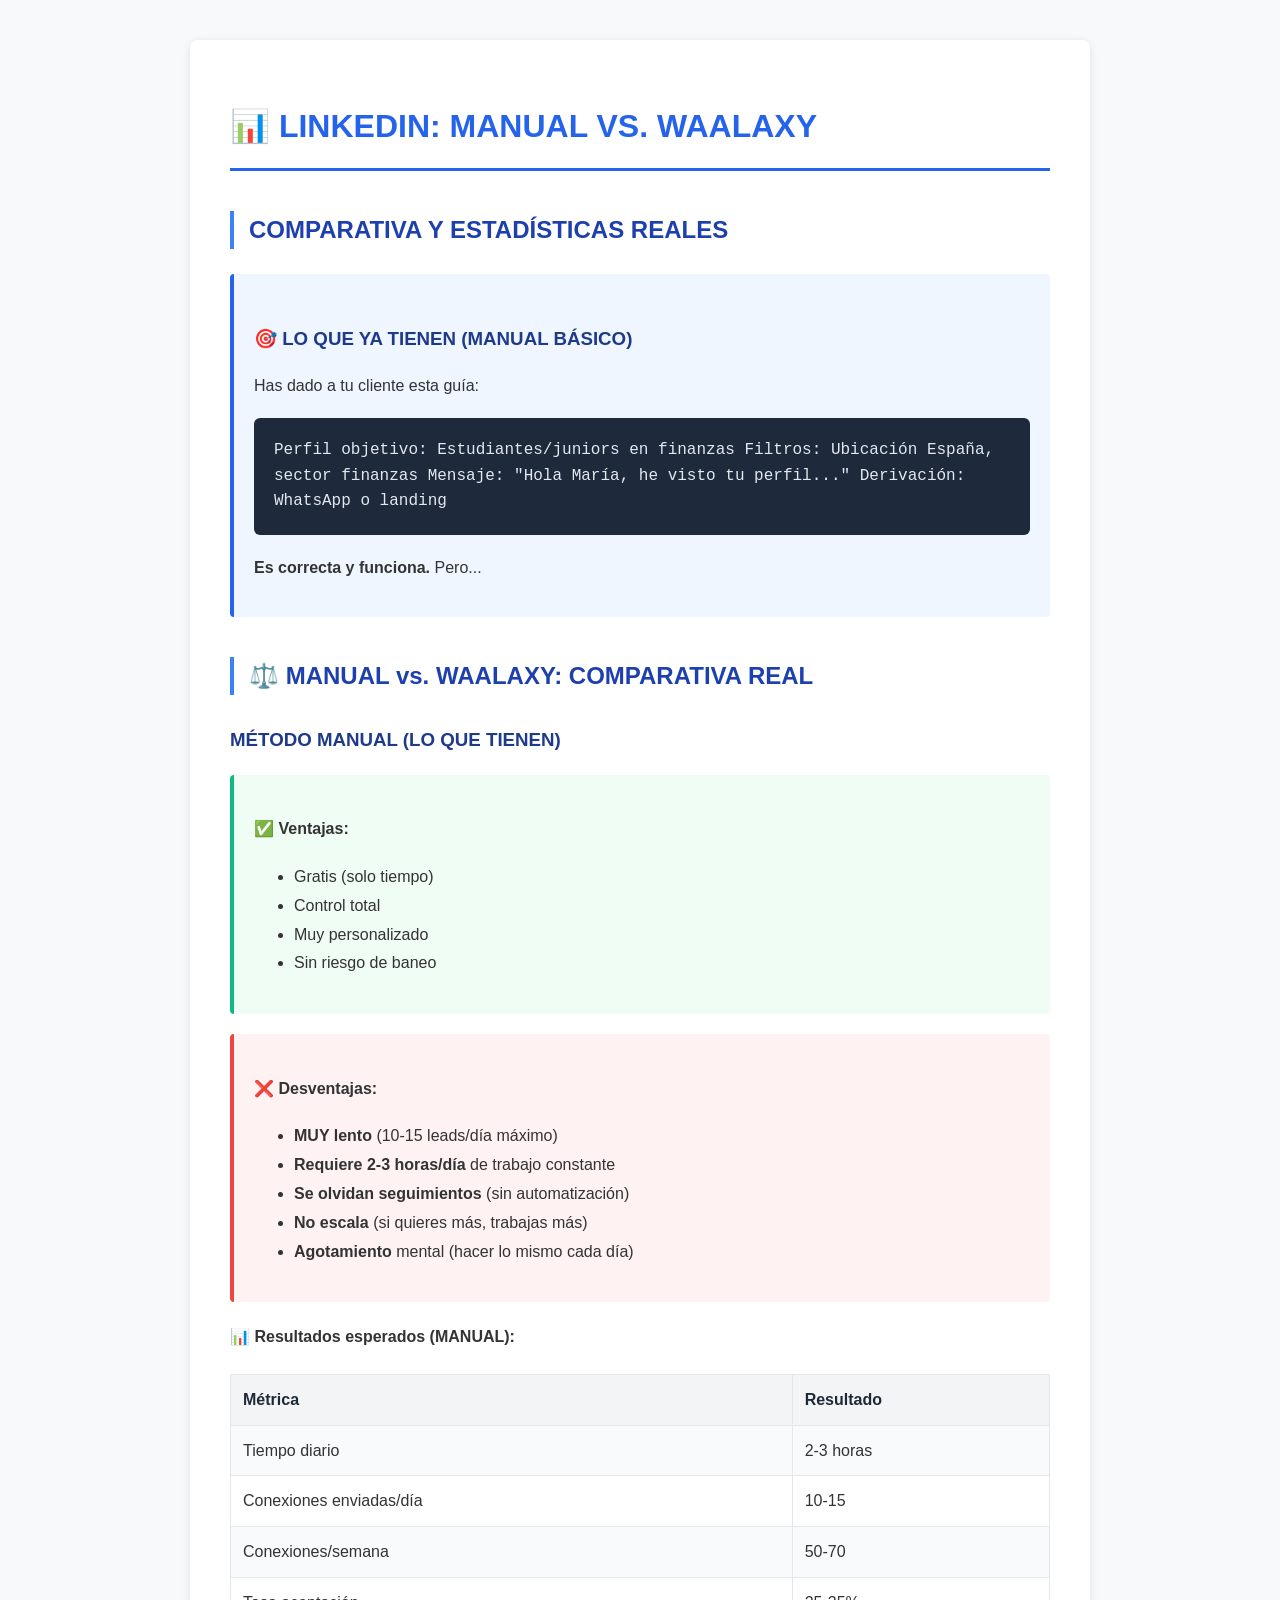
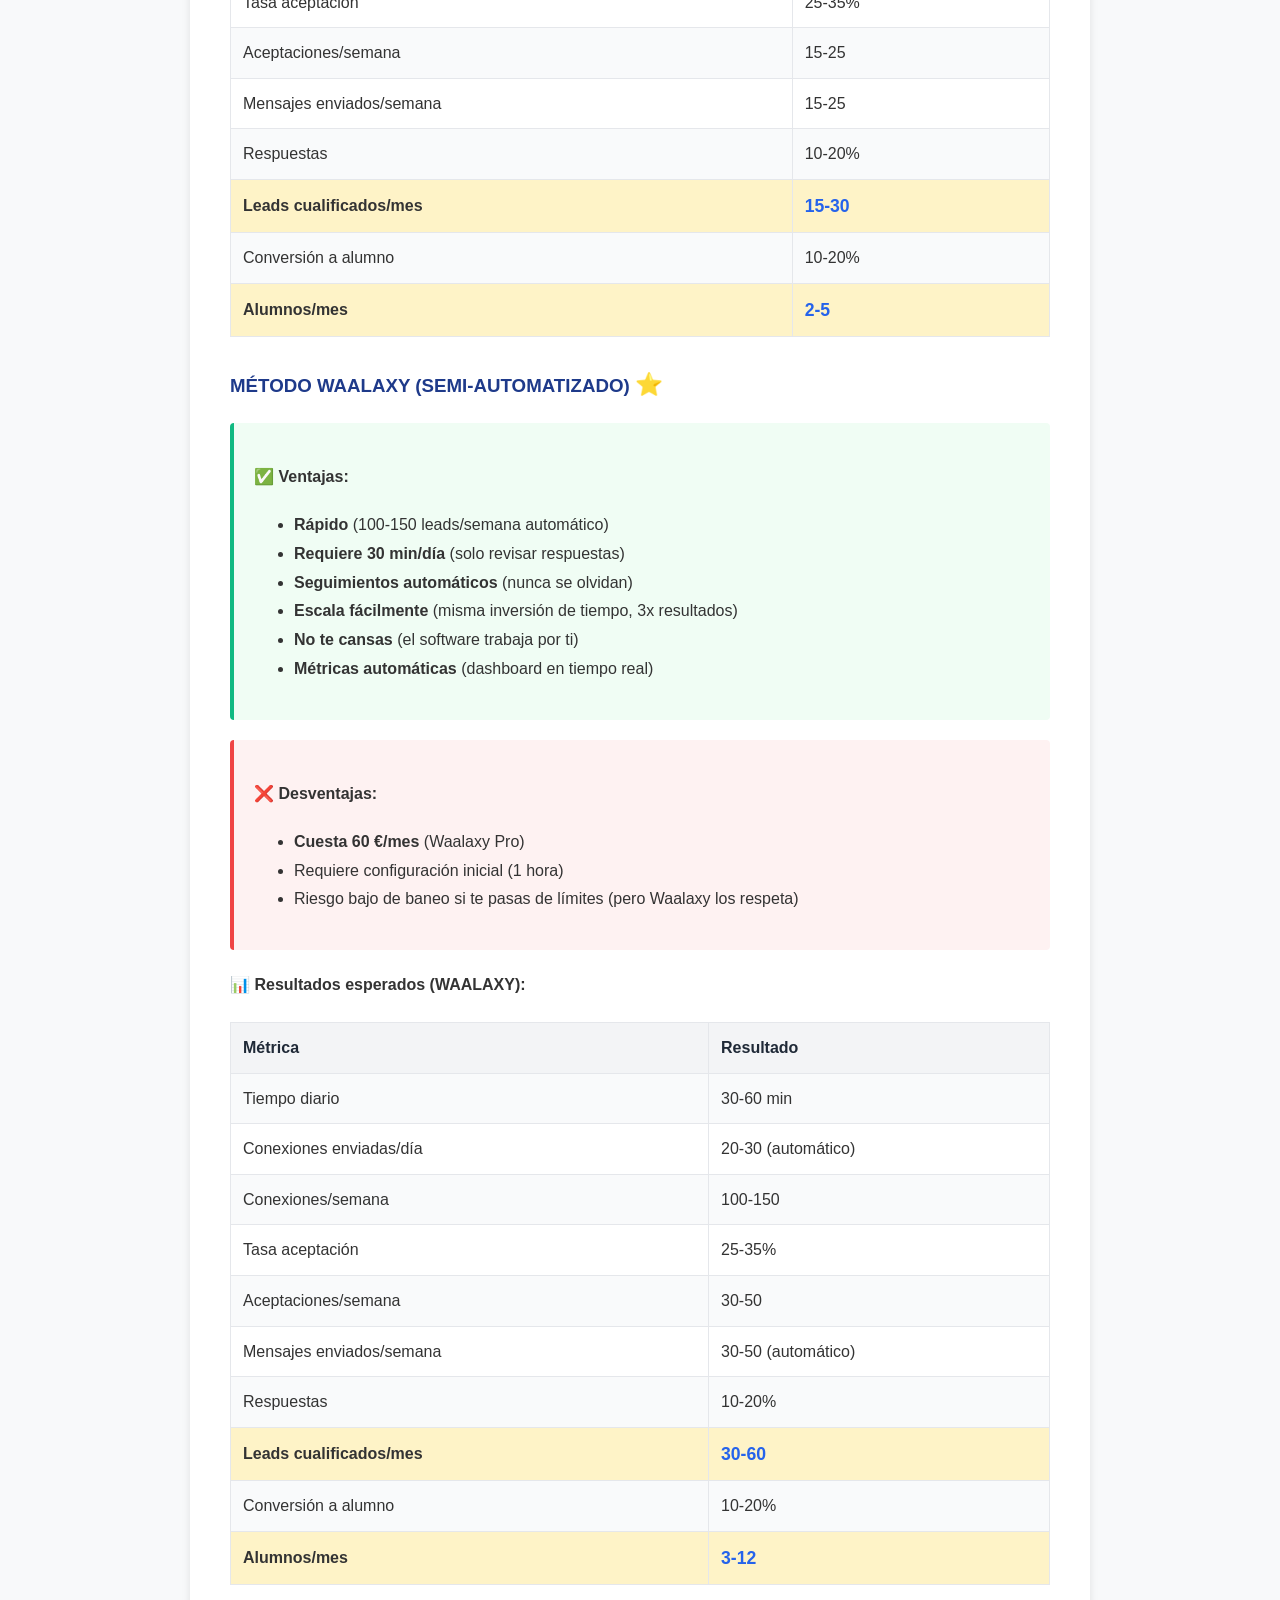
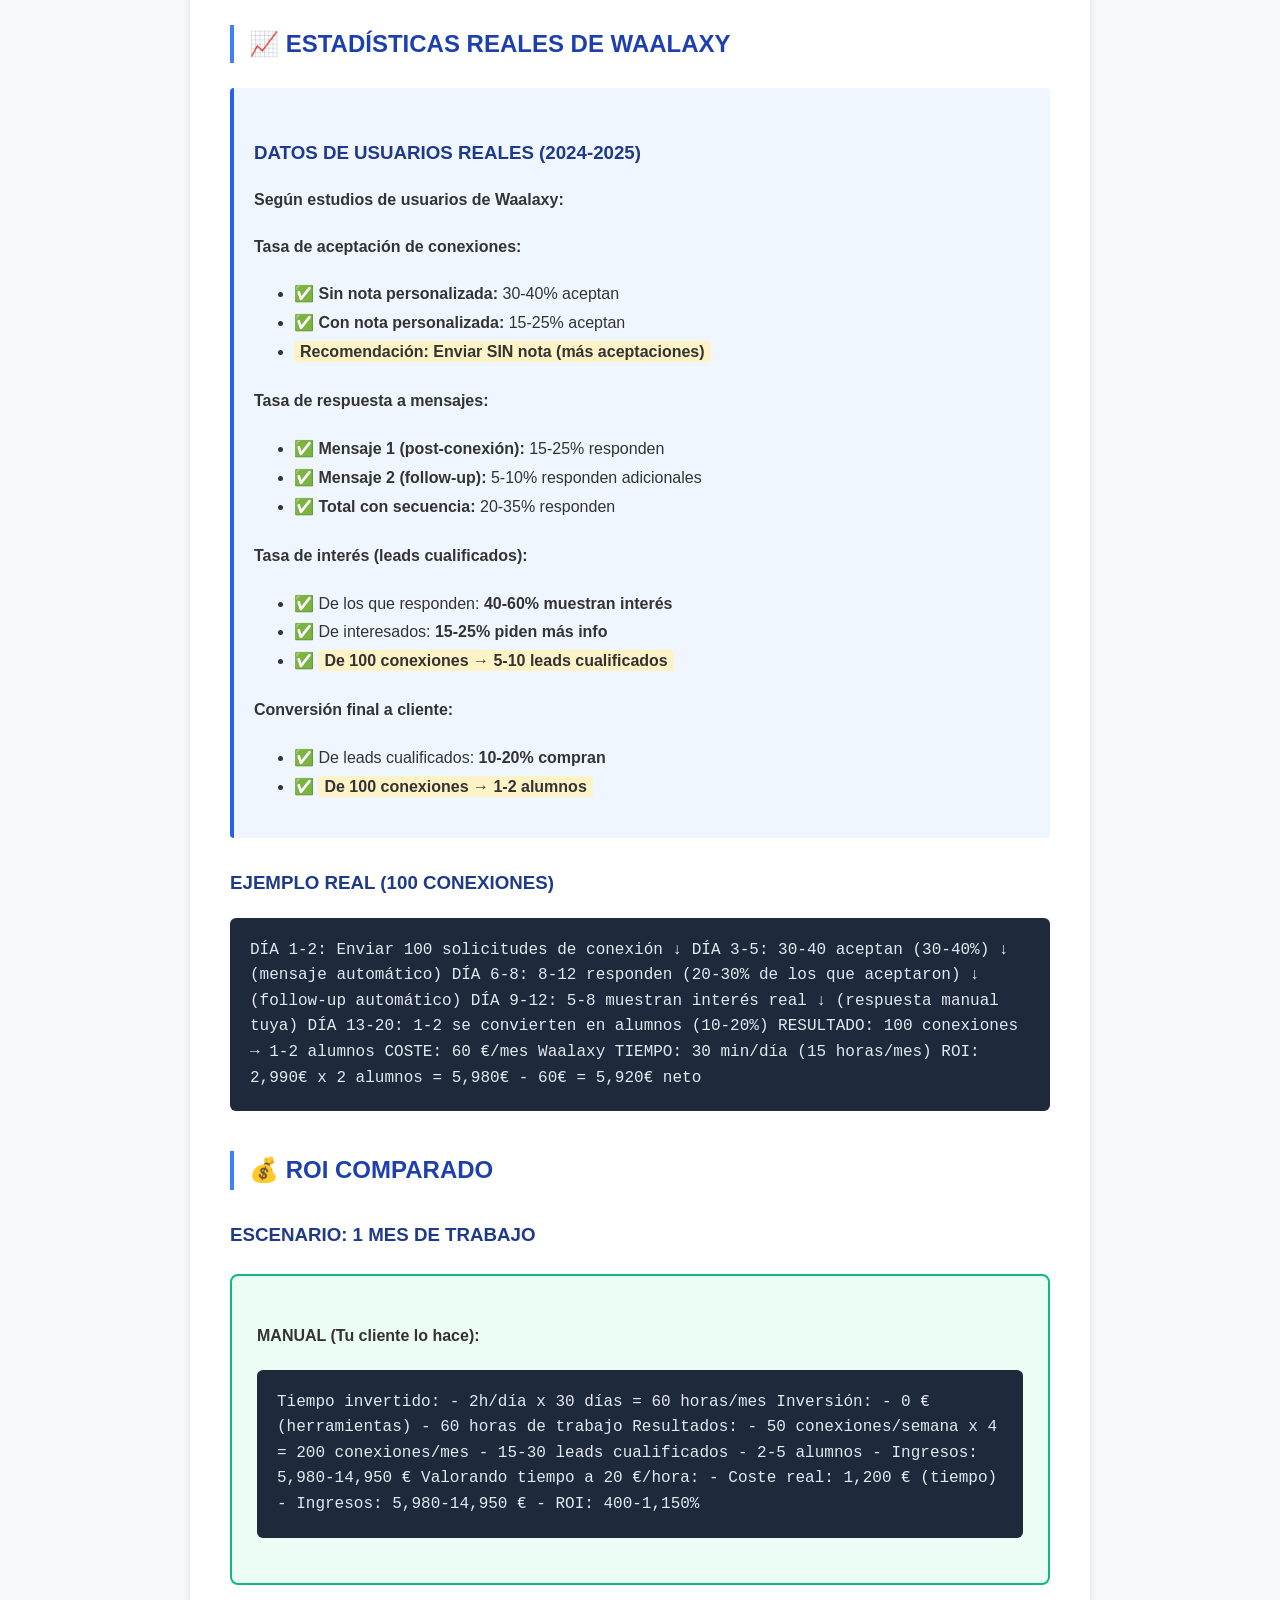
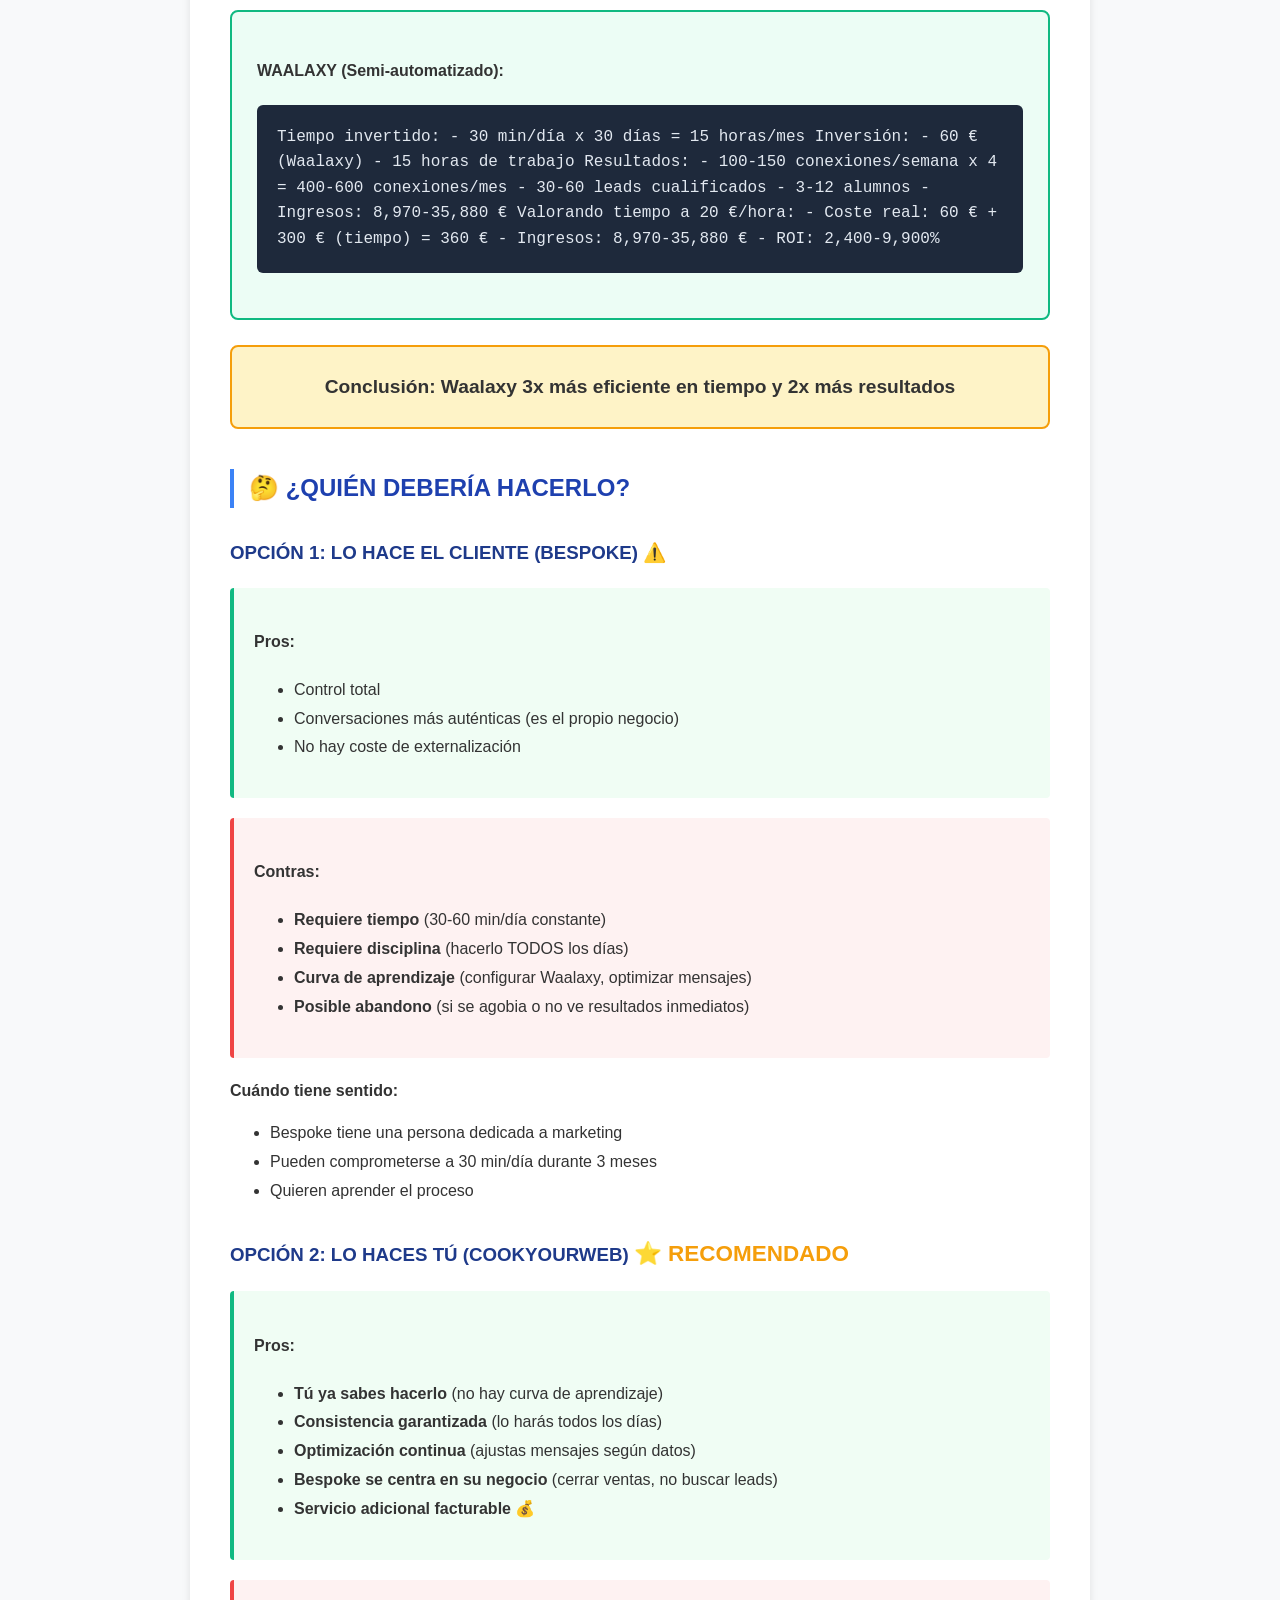
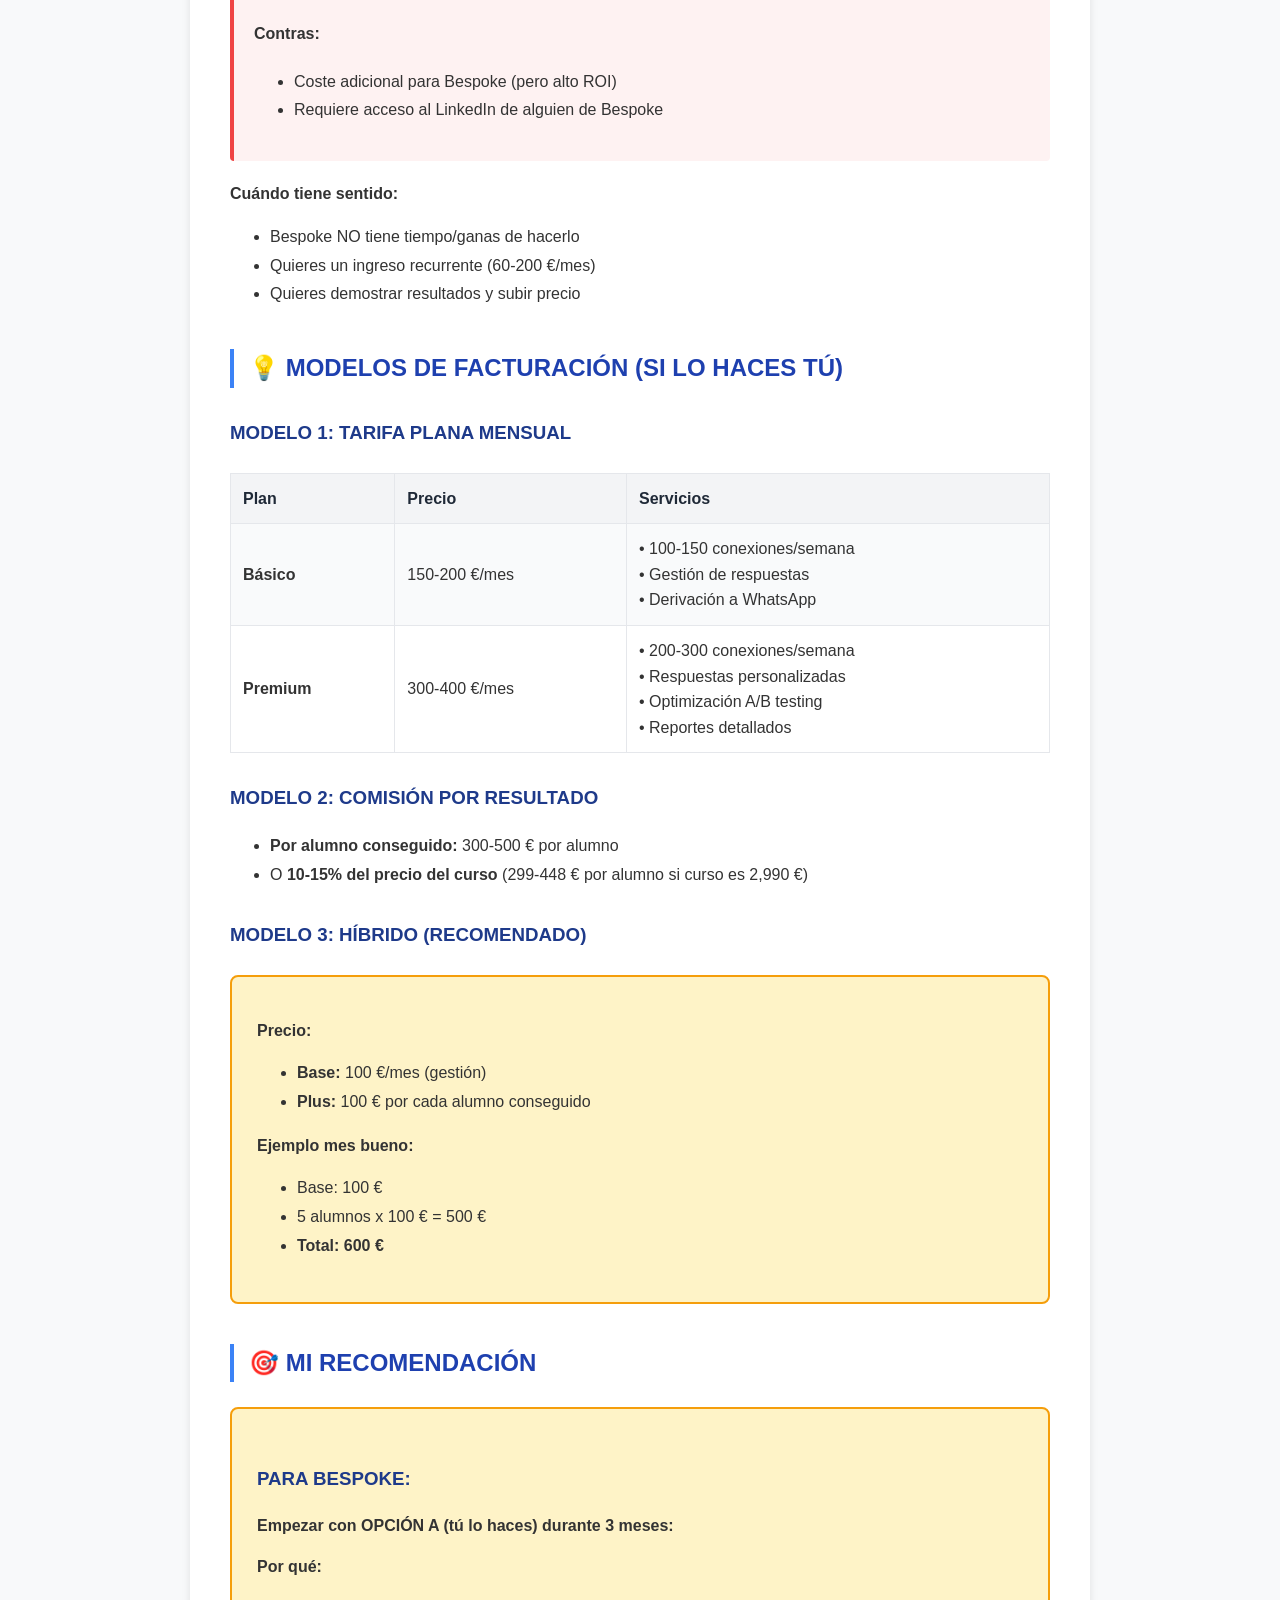
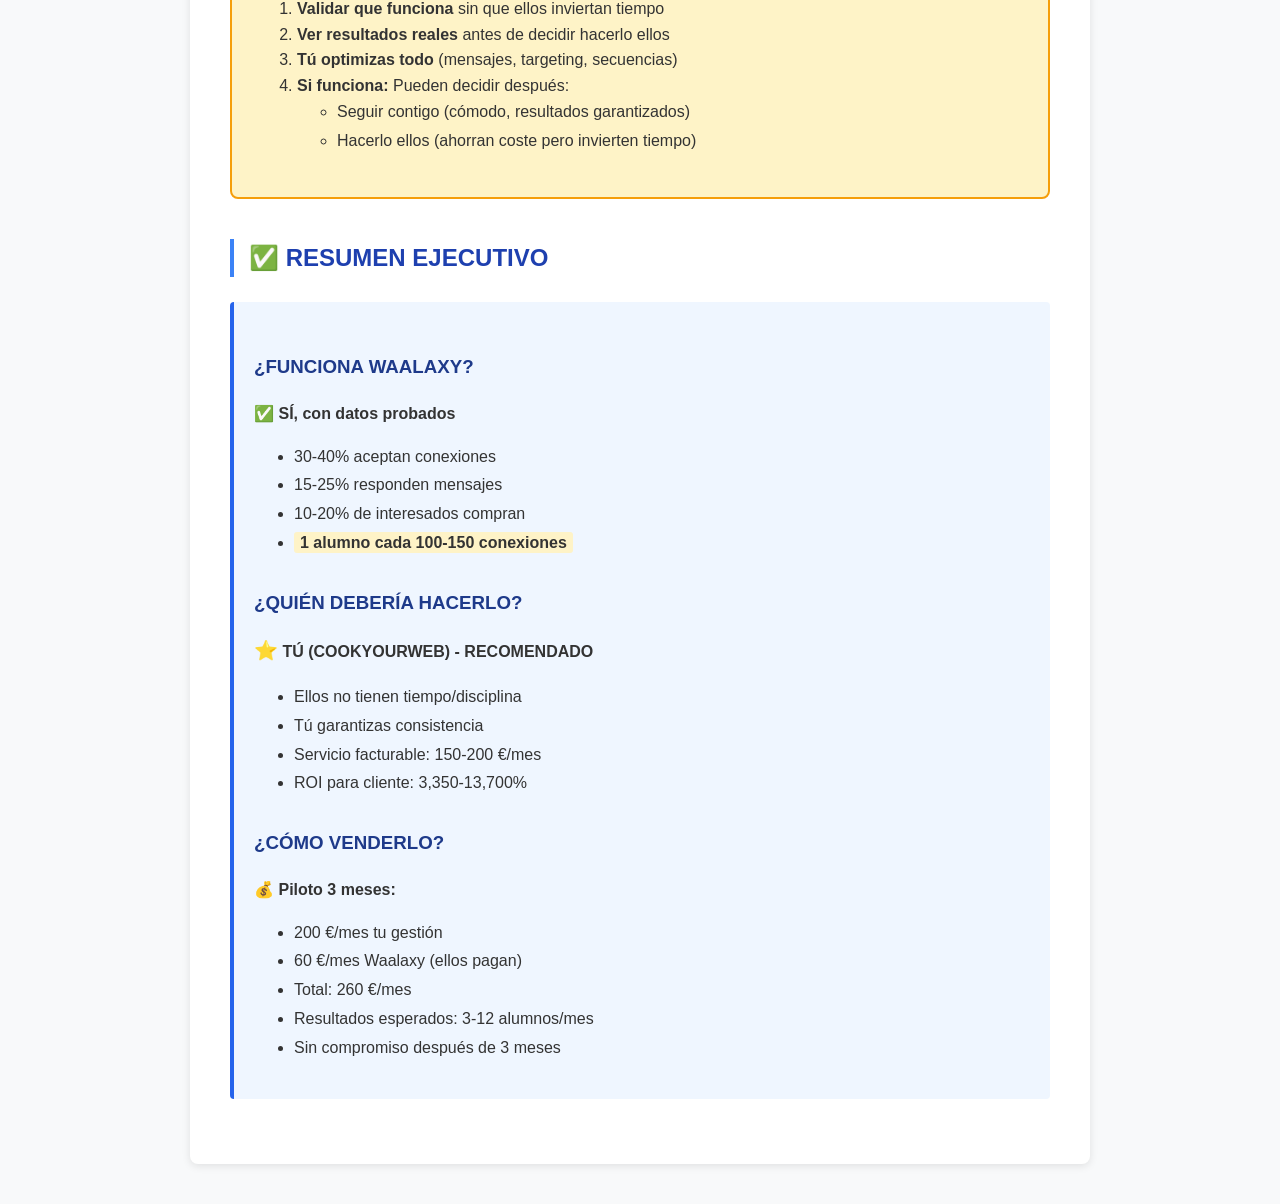
<file: negocio/LINKEDIN_MANUAL_VS_WAALAXY_COMPARATIVA.html>
<!DOCTYPE html>
<html lang="es">
<head>
    <meta charset="UTF-8">
    <meta name="viewport" content="width=device-width, initial-scale=1.0">
    <title>LinkedIn: Manual vs. Waalaxy - Comparativa y Estadísticas</title>
    <style>
        body {
            font-family: -apple-system, BlinkMacSystemFont, 'Segoe UI', Roboto, Oxygen, Ubuntu, sans-serif;
            line-height: 1.6;
            max-width: 900px;
            margin: 0 auto;
            padding: 40px 20px;
            color: #333;
            background: #f8f9fa;
        }
        .container {
            background: white;
            padding: 40px;
            border-radius: 8px;
            box-shadow: 0 2px 8px rgba(0,0,0,0.1);
        }
        h1 {
            color: #2563eb;
            border-bottom: 3px solid #2563eb;
            padding-bottom: 15px;
            margin-bottom: 30px;
        }
        h2 {
            color: #1e40af;
            margin-top: 40px;
            border-left: 4px solid #3b82f6;
            padding-left: 15px;
        }
        h3 {
            color: #1e3a8a;
            margin-top: 30px;
        }
        .context-box {
            background: #eff6ff;
            border-left: 4px solid #2563eb;
            padding: 20px;
            margin: 25px 0;
            border-radius: 4px;
        }
        .advantages {
            background: #f0fdf4;
            border-left: 4px solid #10b981;
            padding: 20px;
            margin: 20px 0;
            border-radius: 4px;
        }
        .disadvantages {
            background: #fef2f2;
            border-left: 4px solid #ef4444;
            padding: 20px;
            margin: 20px 0;
            border-radius: 4px;
        }
        table {
            width: 100%;
            border-collapse: collapse;
            margin: 25px 0;
            background: white;
        }
        th, td {
            padding: 12px;
            text-align: left;
            border: 1px solid #e5e7eb;
        }
        th {
            background: #f3f4f6;
            font-weight: 600;
            color: #1f2937;
        }
        tr:nth-child(even) {
            background: #f9fafb;
        }
        .highlight {
            background: #fef3c7;
            padding: 2px 6px;
            border-radius: 3px;
            font-weight: 600;
        }
        .code-block {
            background: #1e293b;
            color: #e2e8f0;
            padding: 20px;
            border-radius: 6px;
            margin: 20px 0;
            font-family: 'Courier New', monospace;
            overflow-x: auto;
        }
        .roi-box {
            background: #ecfdf5;
            border: 2px solid #10b981;
            padding: 25px;
            border-radius: 8px;
            margin: 25px 0;
        }
        .recommendation {
            background: #fef3c7;
            border: 2px solid #f59e0b;
            padding: 25px;
            border-radius: 8px;
            margin: 25px 0;
        }
        .star {
            color: #f59e0b;
            font-size: 1.2em;
        }
        ul {
            line-height: 1.8;
        }
        .metric-highlight {
            font-size: 1.1em;
            font-weight: bold;
            color: #2563eb;
        }

        /* Estilos de impresión para PDF A4 */
        @media print {
            @page {
                size: A4;
                margin: 2cm 1.5cm;
            }

            body {
                background: white;
                max-width: 100%;
                padding: 0;
                margin: 0;
                font-size: 10pt;
                line-height: 1.4;
            }

            .container {
                box-shadow: none;
                padding: 0;
                border-radius: 0;
            }

            h1 {
                font-size: 18pt;
                page-break-after: avoid;
                margin-top: 0;
            }

            h2 {
                font-size: 14pt;
                page-break-after: avoid;
                margin-top: 20pt;
            }

            h3 {
                font-size: 12pt;
                page-break-after: avoid;
                margin-top: 15pt;
            }

            h4 {
                font-size: 11pt;
                page-break-after: avoid;
            }

            /* Mantener bloques juntos */
            .context-box, .advantages, .disadvantages,
            .roi-box, .recommendation, table {
                page-break-inside: avoid;
            }

            /* Simplificar fondos para impresión */
            .context-box {
                background: white !important;
                border: 1px solid #2563eb;
            }

            .advantages {
                background: white !important;
                border: 1px solid #10b981;
            }

            .disadvantages {
                background: white !important;
                border: 1px solid #ef4444;
            }

            .roi-box {
                background: white !important;
                border: 2px solid #10b981;
            }

            .recommendation {
                background: white !important;
                border: 2px solid #f59e0b;
            }

            .code-block {
                background: #f5f5f5 !important;
                color: #000 !important;
                border: 1px solid #ddd;
                font-size: 9pt;
                page-break-inside: avoid;
            }

            table {
                font-size: 9pt;
                border-collapse: collapse;
            }

            th, td {
                border: 1px solid #333;
                padding: 8px 6px;
            }

            th {
                background: #f0f0f0 !important;
            }

            tr:nth-child(even) {
                background: #f9f9f9 !important;
            }

            /* Evitar que elementos se corten */
            ul, ol {
                page-break-inside: avoid;
            }

            li {
                page-break-inside: avoid;
            }

            .highlight {
                background: #ffffcc !important;
            }
        }
    </style>
</head>
<body>
    <div class="container">
        <h1>📊 LINKEDIN: MANUAL VS. WAALAXY</h1>
        <h2>COMPARATIVA Y ESTADÍSTICAS REALES</h2>

        <div class="context-box">
            <h3>🎯 LO QUE YA TIENEN (MANUAL BÁSICO)</h3>
            <p>Has dado a tu cliente esta guía:</p>
            <div class="code-block">
Perfil objetivo: Estudiantes/juniors en finanzas
Filtros: Ubicación España, sector finanzas
Mensaje: "Hola María, he visto tu perfil..."
Derivación: WhatsApp o landing
            </div>
            <p><strong>Es correcta y funciona.</strong> Pero...</p>
        </div>

        <h2>⚖️ MANUAL vs. WAALAXY: COMPARATIVA REAL</h2>

        <h3>MÉTODO MANUAL (LO QUE TIENEN)</h3>

        <div class="advantages">
            <h4>✅ Ventajas:</h4>
            <ul>
                <li>Gratis (solo tiempo)</li>
                <li>Control total</li>
                <li>Muy personalizado</li>
                <li>Sin riesgo de baneo</li>
            </ul>
        </div>

        <div class="disadvantages">
            <h4>❌ Desventajas:</h4>
            <ul>
                <li><strong>MUY lento</strong> (10-15 leads/día máximo)</li>
                <li><strong>Requiere 2-3 horas/día</strong> de trabajo constante</li>
                <li><strong>Se olvidan seguimientos</strong> (sin automatización)</li>
                <li><strong>No escala</strong> (si quieres más, trabajas más)</li>
                <li><strong>Agotamiento</strong> mental (hacer lo mismo cada día)</li>
            </ul>
        </div>

        <h4>📊 Resultados esperados (MANUAL):</h4>
        <table>
            <tr>
                <th>Métrica</th>
                <th>Resultado</th>
            </tr>
            <tr>
                <td>Tiempo diario</td>
                <td>2-3 horas</td>
            </tr>
            <tr>
                <td>Conexiones enviadas/día</td>
                <td>10-15</td>
            </tr>
            <tr>
                <td>Conexiones/semana</td>
                <td>50-70</td>
            </tr>
            <tr>
                <td>Tasa aceptación</td>
                <td>25-35%</td>
            </tr>
            <tr>
                <td>Aceptaciones/semana</td>
                <td>15-25</td>
            </tr>
            <tr>
                <td>Mensajes enviados/semana</td>
                <td>15-25</td>
            </tr>
            <tr>
                <td>Respuestas</td>
                <td>10-20%</td>
            </tr>
            <tr style="background: #fef3c7;">
                <td><strong>Leads cualificados/mes</strong></td>
                <td class="metric-highlight">15-30</td>
            </tr>
            <tr>
                <td>Conversión a alumno</td>
                <td>10-20%</td>
            </tr>
            <tr style="background: #fef3c7;">
                <td><strong>Alumnos/mes</strong></td>
                <td class="metric-highlight">2-5</td>
            </tr>
        </table>

        <h3>MÉTODO WAALAXY (SEMI-AUTOMATIZADO) <span class="star">⭐</span></h3>

        <div class="advantages">
            <h4>✅ Ventajas:</h4>
            <ul>
                <li><strong>Rápido</strong> (100-150 leads/semana automático)</li>
                <li><strong>Requiere 30 min/día</strong> (solo revisar respuestas)</li>
                <li><strong>Seguimientos automáticos</strong> (nunca se olvidan)</li>
                <li><strong>Escala fácilmente</strong> (misma inversión de tiempo, 3x resultados)</li>
                <li><strong>No te cansas</strong> (el software trabaja por ti)</li>
                <li><strong>Métricas automáticas</strong> (dashboard en tiempo real)</li>
            </ul>
        </div>

        <div class="disadvantages">
            <h4>❌ Desventajas:</h4>
            <ul>
                <li><strong>Cuesta 60 €/mes</strong> (Waalaxy Pro)</li>
                <li>Requiere configuración inicial (1 hora)</li>
                <li>Riesgo bajo de baneo si te pasas de límites (pero Waalaxy los respeta)</li>
            </ul>
        </div>

        <h4>📊 Resultados esperados (WAALAXY):</h4>
        <table>
            <tr>
                <th>Métrica</th>
                <th>Resultado</th>
            </tr>
            <tr>
                <td>Tiempo diario</td>
                <td>30-60 min</td>
            </tr>
            <tr>
                <td>Conexiones enviadas/día</td>
                <td>20-30 (automático)</td>
            </tr>
            <tr>
                <td>Conexiones/semana</td>
                <td>100-150</td>
            </tr>
            <tr>
                <td>Tasa aceptación</td>
                <td>25-35%</td>
            </tr>
            <tr>
                <td>Aceptaciones/semana</td>
                <td>30-50</td>
            </tr>
            <tr>
                <td>Mensajes enviados/semana</td>
                <td>30-50 (automático)</td>
            </tr>
            <tr>
                <td>Respuestas</td>
                <td>10-20%</td>
            </tr>
            <tr style="background: #fef3c7;">
                <td><strong>Leads cualificados/mes</strong></td>
                <td class="metric-highlight">30-60</td>
            </tr>
            <tr>
                <td>Conversión a alumno</td>
                <td>10-20%</td>
            </tr>
            <tr style="background: #fef3c7;">
                <td><strong>Alumnos/mes</strong></td>
                <td class="metric-highlight">3-12</td>
            </tr>
        </table>

        <h2>📈 ESTADÍSTICAS REALES DE WAALAXY</h2>

        <div class="context-box">
            <h3>DATOS DE USUARIOS REALES (2024-2025)</h3>
            <p><strong>Según estudios de usuarios de Waalaxy:</strong></p>

            <h4>Tasa de aceptación de conexiones:</h4>
            <ul>
                <li>✅ <strong>Sin nota personalizada:</strong> 30-40% aceptan</li>
                <li>✅ <strong>Con nota personalizada:</strong> 15-25% aceptan</li>
                <li><span class="highlight">Recomendación: Enviar SIN nota (más aceptaciones)</span></li>
            </ul>

            <h4>Tasa de respuesta a mensajes:</h4>
            <ul>
                <li>✅ <strong>Mensaje 1 (post-conexión):</strong> 15-25% responden</li>
                <li>✅ <strong>Mensaje 2 (follow-up):</strong> 5-10% responden adicionales</li>
                <li>✅ <strong>Total con secuencia:</strong> 20-35% responden</li>
            </ul>

            <h4>Tasa de interés (leads cualificados):</h4>
            <ul>
                <li>✅ De los que responden: <strong>40-60% muestran interés</strong></li>
                <li>✅ De interesados: <strong>15-25% piden más info</strong></li>
                <li>✅ <span class="highlight">De 100 conexiones → 5-10 leads cualificados</span></li>
            </ul>

            <h4>Conversión final a cliente:</h4>
            <ul>
                <li>✅ De leads cualificados: <strong>10-20% compran</strong></li>
                <li>✅ <span class="highlight">De 100 conexiones → 1-2 alumnos</span></li>
            </ul>
        </div>

        <h3>EJEMPLO REAL (100 CONEXIONES)</h3>
        <div class="code-block">
DÍA 1-2: Enviar 100 solicitudes de conexión
         ↓
DÍA 3-5: 30-40 aceptan (30-40%)
         ↓ (mensaje automático)
DÍA 6-8: 8-12 responden (20-30% de los que aceptaron)
         ↓ (follow-up automático)
DÍA 9-12: 5-8 muestran interés real
         ↓ (respuesta manual tuya)
DÍA 13-20: 1-2 se convierten en alumnos (10-20%)

RESULTADO: 100 conexiones → 1-2 alumnos
COSTE: 60 €/mes Waalaxy
TIEMPO: 30 min/día (15 horas/mes)
ROI: 2,990€ x 2 alumnos = 5,980€ - 60€ = 5,920€ neto
        </div>

        <h2>💰 ROI COMPARADO</h2>

        <h3>ESCENARIO: 1 MES DE TRABAJO</h3>

        <div class="roi-box">
            <h4>MANUAL (Tu cliente lo hace):</h4>
            <div class="code-block">
Tiempo invertido:
- 2h/día x 30 días = 60 horas/mes

Inversión:
- 0 € (herramientas)
- 60 horas de trabajo

Resultados:
- 50 conexiones/semana x 4 = 200 conexiones/mes
- 15-30 leads cualificados
- 2-5 alumnos
- Ingresos: 5,980-14,950 €

Valorando tiempo a 20 €/hora:
- Coste real: 1,200 € (tiempo)
- Ingresos: 5,980-14,950 €
- ROI: 400-1,150%
            </div>
        </div>

        <div class="roi-box">
            <h4>WAALAXY (Semi-automatizado):</h4>
            <div class="code-block">
Tiempo invertido:
- 30 min/día x 30 días = 15 horas/mes

Inversión:
- 60 € (Waalaxy)
- 15 horas de trabajo

Resultados:
- 100-150 conexiones/semana x 4 = 400-600 conexiones/mes
- 30-60 leads cualificados
- 3-12 alumnos
- Ingresos: 8,970-35,880 €

Valorando tiempo a 20 €/hora:
- Coste real: 60 € + 300 € (tiempo) = 360 €
- Ingresos: 8,970-35,880 €
- ROI: 2,400-9,900%
            </div>
        </div>

        <div class="recommendation">
            <p style="font-size: 1.2em; font-weight: bold; text-align: center; margin: 0;">
                Conclusión: Waalaxy <strong>3x más eficiente</strong> en tiempo y <strong>2x más resultados</strong>
            </p>
        </div>

        <h2>🤔 ¿QUIÉN DEBERÍA HACERLO?</h2>

        <h3>OPCIÓN 1: LO HACE EL CLIENTE (BESPOKE) ⚠️</h3>
        <div class="advantages">
            <h4>Pros:</h4>
            <ul>
                <li>Control total</li>
                <li>Conversaciones más auténticas (es el propio negocio)</li>
                <li>No hay coste de externalización</li>
            </ul>
        </div>
        <div class="disadvantages">
            <h4>Contras:</h4>
            <ul>
                <li><strong>Requiere tiempo</strong> (30-60 min/día constante)</li>
                <li><strong>Requiere disciplina</strong> (hacerlo TODOS los días)</li>
                <li><strong>Curva de aprendizaje</strong> (configurar Waalaxy, optimizar mensajes)</li>
                <li><strong>Posible abandono</strong> (si se agobia o no ve resultados inmediatos)</li>
            </ul>
        </div>
        <p><strong>Cuándo tiene sentido:</strong></p>
        <ul>
            <li>Bespoke tiene una persona dedicada a marketing</li>
            <li>Pueden comprometerse a 30 min/día durante 3 meses</li>
            <li>Quieren aprender el proceso</li>
        </ul>

        <h3>OPCIÓN 2: LO HACES TÚ (COOKYOURWEB) <span class="star">⭐ RECOMENDADO</span></h3>
        <div class="advantages">
            <h4>Pros:</h4>
            <ul>
                <li><strong>Tú ya sabes hacerlo</strong> (no hay curva de aprendizaje)</li>
                <li><strong>Consistencia garantizada</strong> (lo harás todos los días)</li>
                <li><strong>Optimización continua</strong> (ajustas mensajes según datos)</li>
                <li><strong>Bespoke se centra en su negocio</strong> (cerrar ventas, no buscar leads)</li>
                <li><strong>Servicio adicional facturable</strong> 💰</li>
            </ul>
        </div>
        <div class="disadvantages">
            <h4>Contras:</h4>
            <ul>
                <li>Coste adicional para Bespoke (pero alto ROI)</li>
                <li>Requiere acceso al LinkedIn de alguien de Bespoke</li>
            </ul>
        </div>
        <p><strong>Cuándo tiene sentido:</strong></p>
        <ul>
            <li>Bespoke NO tiene tiempo/ganas de hacerlo</li>
            <li>Quieres un ingreso recurrente (60-200 €/mes)</li>
            <li>Quieres demostrar resultados y subir precio</li>
        </ul>

        <h2>💡 MODELOS DE FACTURACIÓN (SI LO HACES TÚ)</h2>

        <h3>MODELO 1: TARIFA PLANA MENSUAL</h3>
        <table>
            <tr>
                <th>Plan</th>
                <th>Precio</th>
                <th>Servicios</th>
            </tr>
            <tr>
                <td><strong>Básico</strong></td>
                <td>150-200 €/mes</td>
                <td>
                    • 100-150 conexiones/semana<br>
                    • Gestión de respuestas<br>
                    • Derivación a WhatsApp
                </td>
            </tr>
            <tr>
                <td><strong>Premium</strong></td>
                <td>300-400 €/mes</td>
                <td>
                    • 200-300 conexiones/semana<br>
                    • Respuestas personalizadas<br>
                    • Optimización A/B testing<br>
                    • Reportes detallados
                </td>
            </tr>
        </table>

        <h3>MODELO 2: COMISIÓN POR RESULTADO</h3>
        <ul>
            <li><strong>Por alumno conseguido:</strong> 300-500 € por alumno</li>
            <li>O <strong>10-15% del precio del curso</strong> (299-448 € por alumno si curso es 2,990 €)</li>
        </ul>

        <h3>MODELO 3: HÍBRIDO (RECOMENDADO)</h3>
        <div class="recommendation">
            <p><strong>Precio:</strong></p>
            <ul>
                <li><strong>Base:</strong> 100 €/mes (gestión)</li>
                <li><strong>Plus:</strong> 100 € por cada alumno conseguido</li>
            </ul>
            <p><strong>Ejemplo mes bueno:</strong></p>
            <ul>
                <li>Base: 100 €</li>
                <li>5 alumnos x 100 € = 500 €</li>
                <li><strong>Total: 600 €</strong></li>
            </ul>
        </div>

        <h2>🎯 MI RECOMENDACIÓN</h2>

        <div class="recommendation">
            <h3>PARA BESPOKE:</h3>
            <p><strong>Empezar con OPCIÓN A (tú lo haces) durante 3 meses:</strong></p>
            <p><strong>Por qué:</strong></p>
            <ol>
                <li><strong>Validar que funciona</strong> sin que ellos inviertan tiempo</li>
                <li><strong>Ver resultados reales</strong> antes de decidir hacerlo ellos</li>
                <li><strong>Tú optimizas todo</strong> (mensajes, targeting, secuencias)</li>
                <li><strong>Si funciona:</strong> Pueden decidir después:
                    <ul>
                        <li>Seguir contigo (cómodo, resultados garantizados)</li>
                        <li>Hacerlo ellos (ahorran coste pero invierten tiempo)</li>
                    </ul>
                </li>
            </ol>
        </div>

        <h2>✅ RESUMEN EJECUTIVO</h2>

        <div class="context-box">
            <h3>¿FUNCIONA WAALAXY?</h3>
            <p>✅ <strong>SÍ, con datos probados</strong></p>
            <ul>
                <li>30-40% aceptan conexiones</li>
                <li>15-25% responden mensajes</li>
                <li>10-20% de interesados compran</li>
                <li><span class="highlight">1 alumno cada 100-150 conexiones</span></li>
            </ul>

            <h3>¿QUIÉN DEBERÍA HACERLO?</h3>
            <p><span class="star">⭐</span> <strong>TÚ (COOKYOURWEB) - RECOMENDADO</strong></p>
            <ul>
                <li>Ellos no tienen tiempo/disciplina</li>
                <li>Tú garantizas consistencia</li>
                <li>Servicio facturable: 150-200 €/mes</li>
                <li>ROI para cliente: 3,350-13,700%</li>
            </ul>

            <h3>¿CÓMO VENDERLO?</h3>
            <p>💰 <strong>Piloto 3 meses:</strong></p>
            <ul>
                <li>200 €/mes tu gestión</li>
                <li>60 €/mes Waalaxy (ellos pagan)</li>
                <li>Total: 260 €/mes</li>
                <li>Resultados esperados: 3-12 alumnos/mes</li>
                <li>Sin compromiso después de 3 meses</li>
            </ul>
        </div>

    </div>
</body>
</html>
</file>
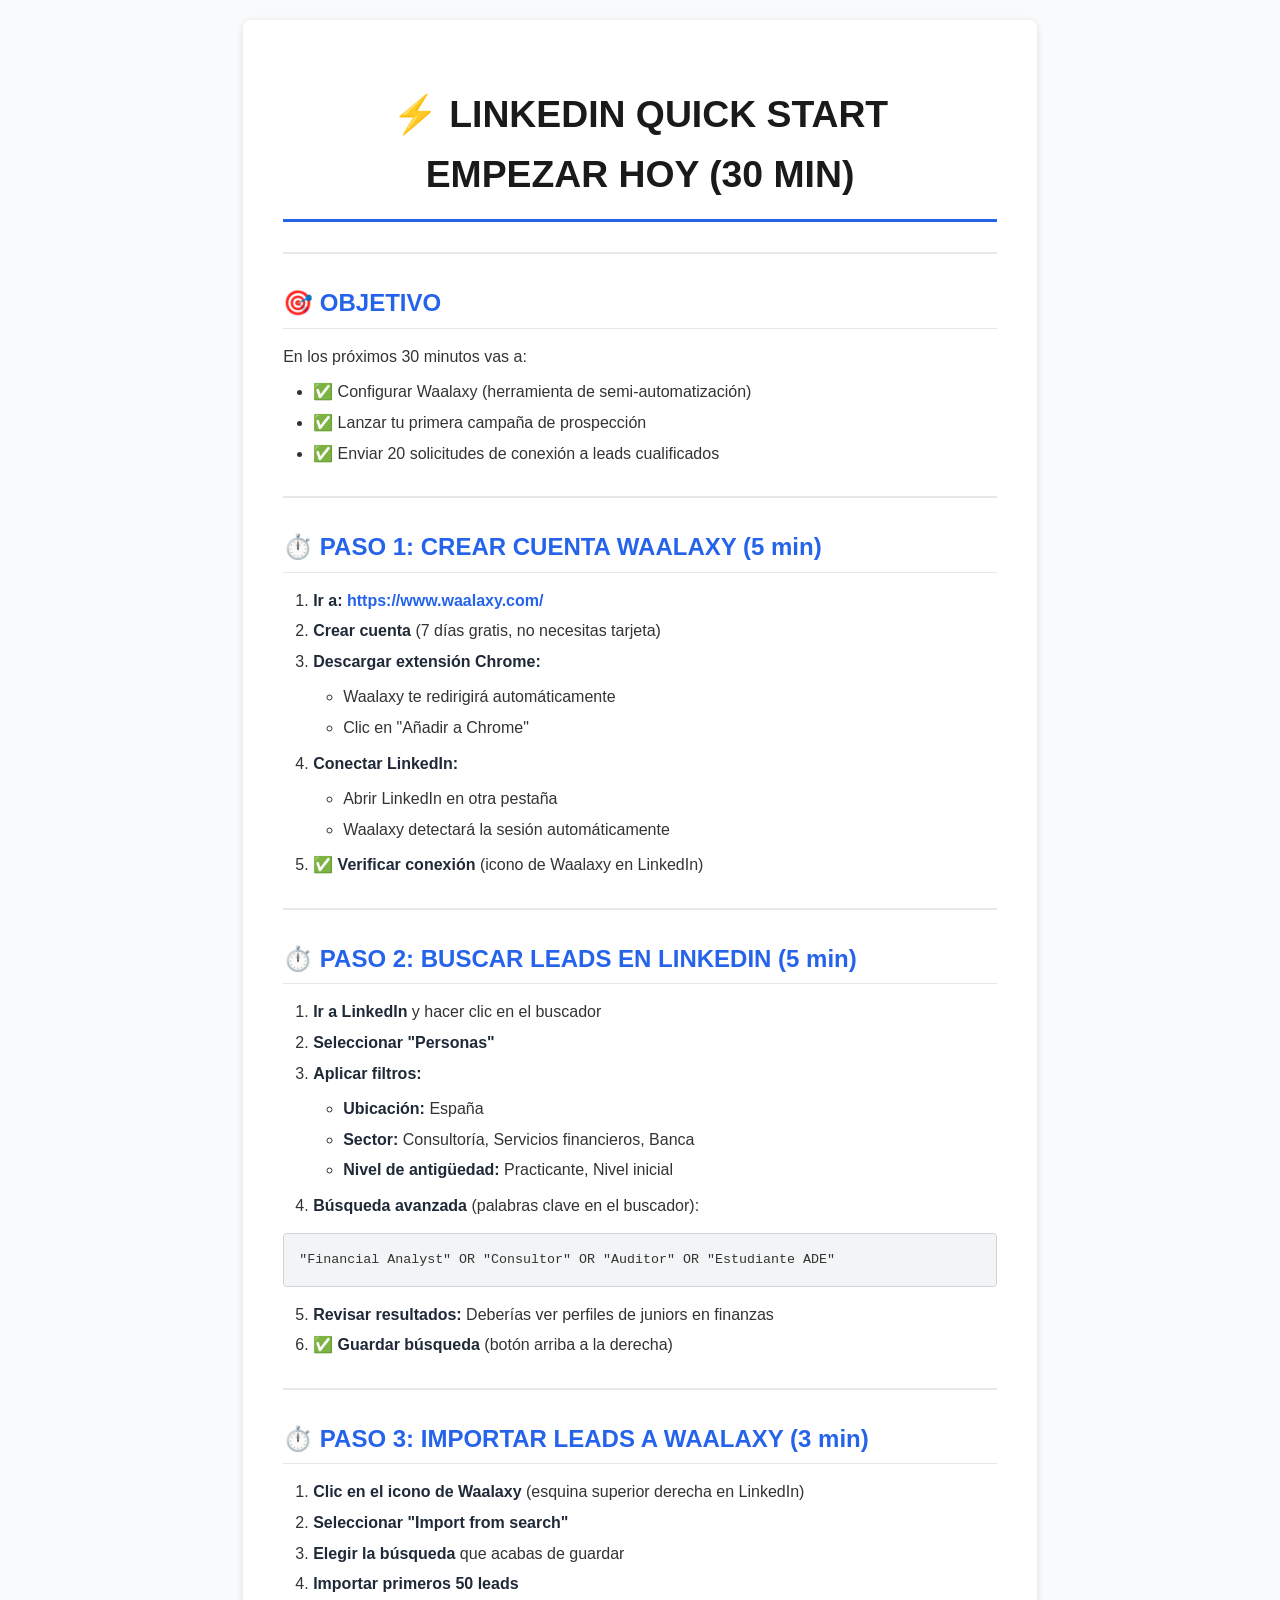
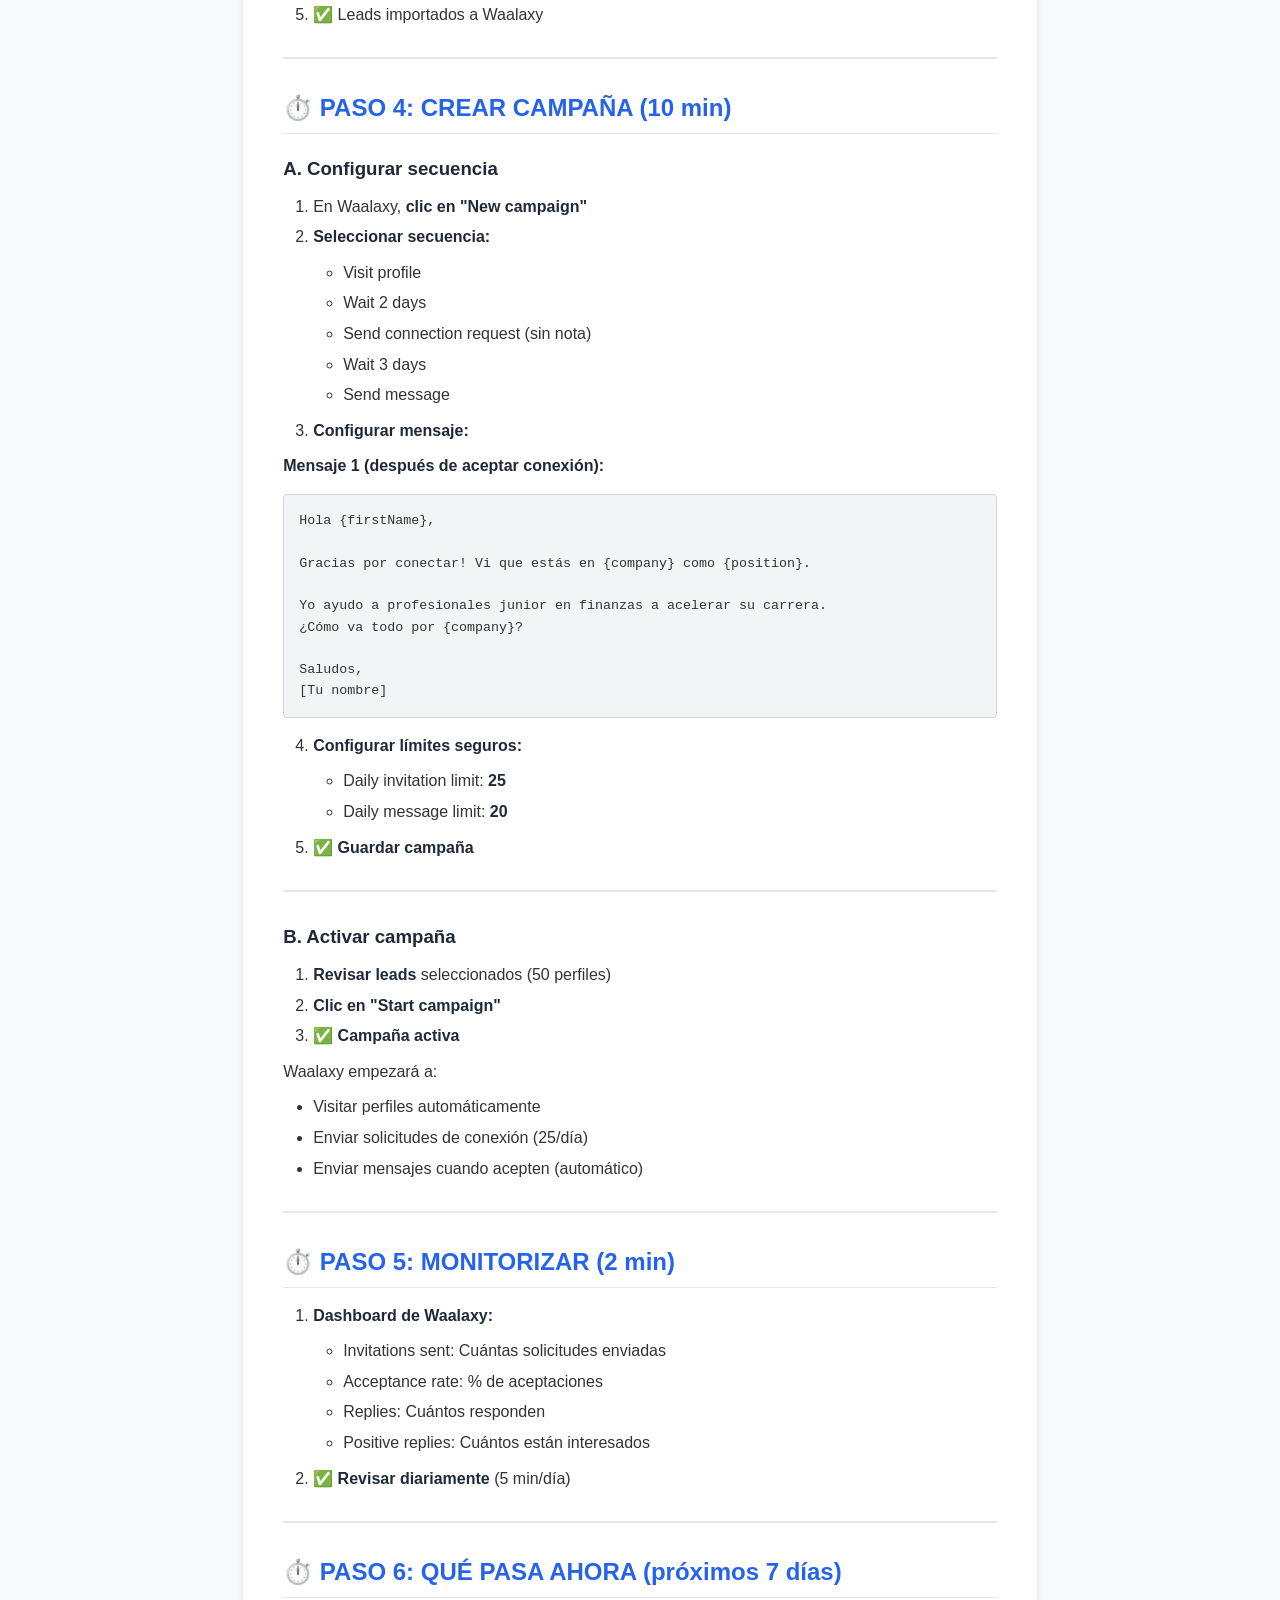
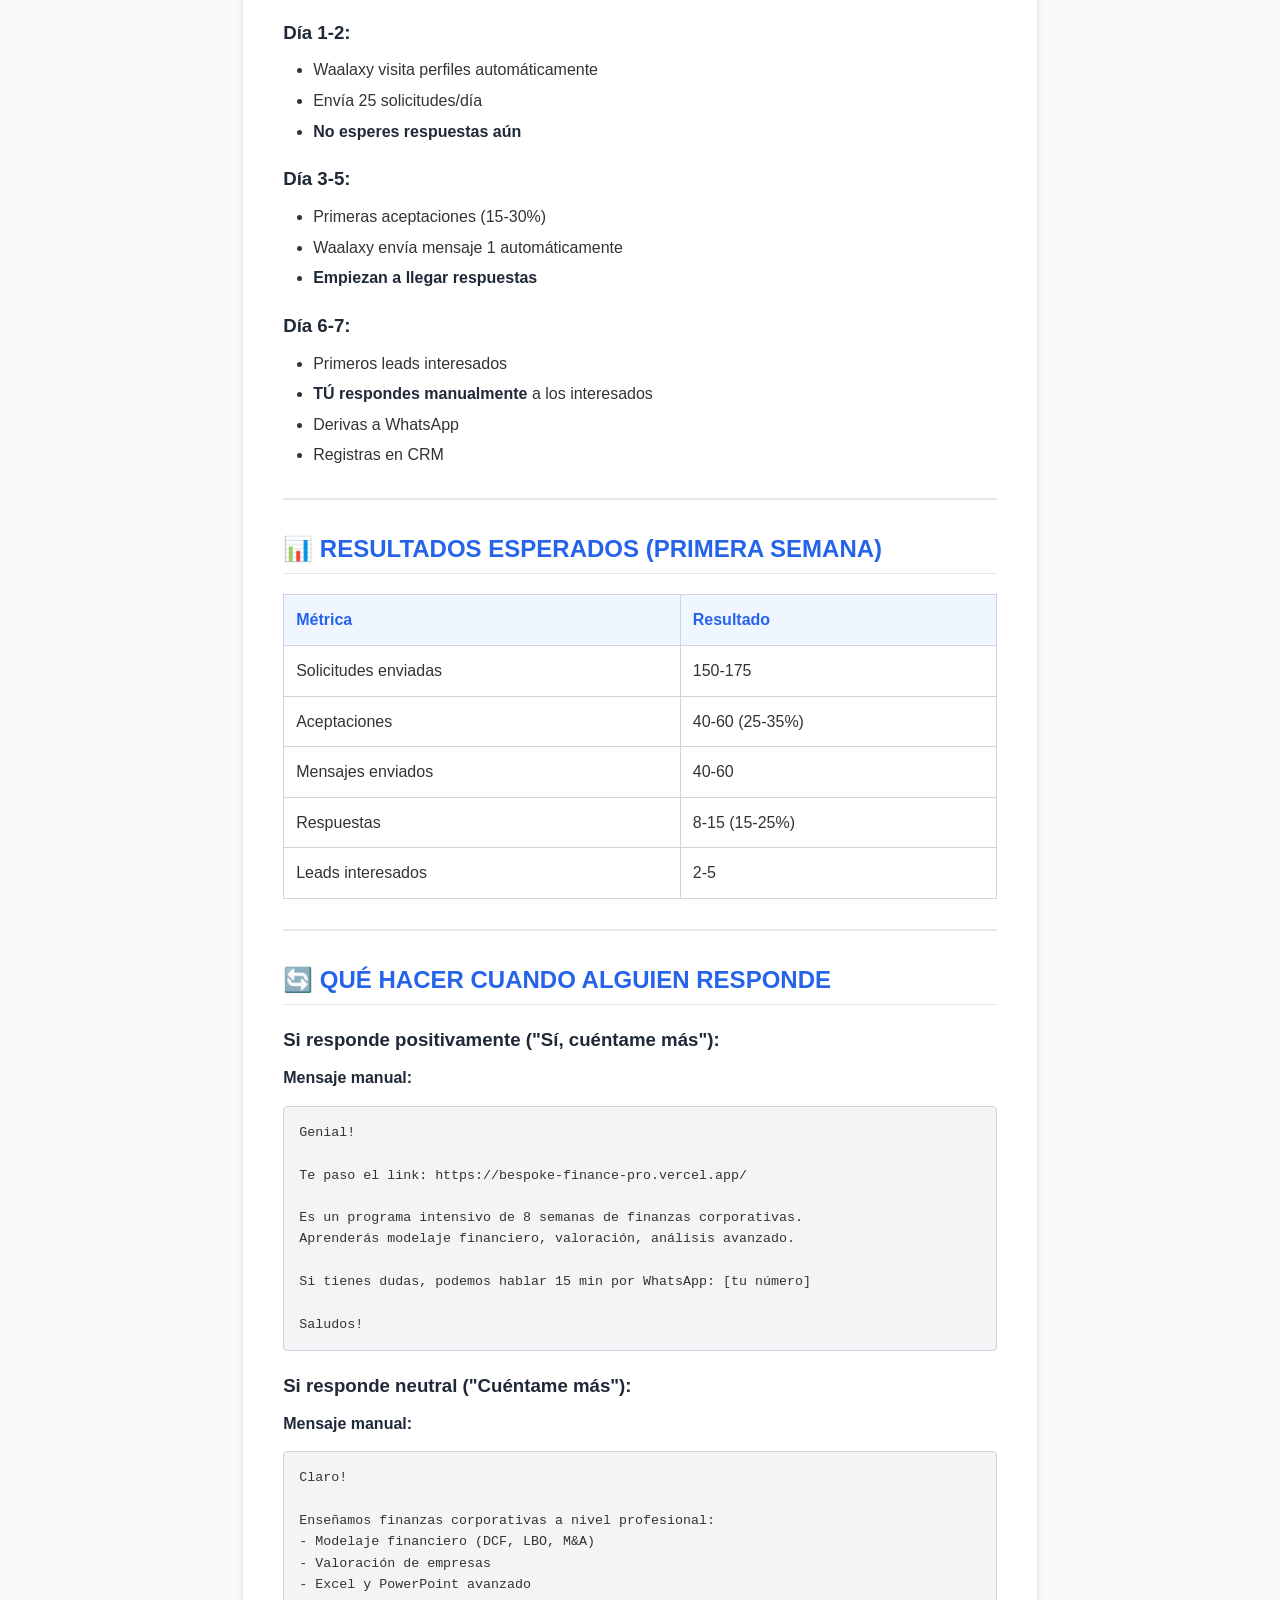
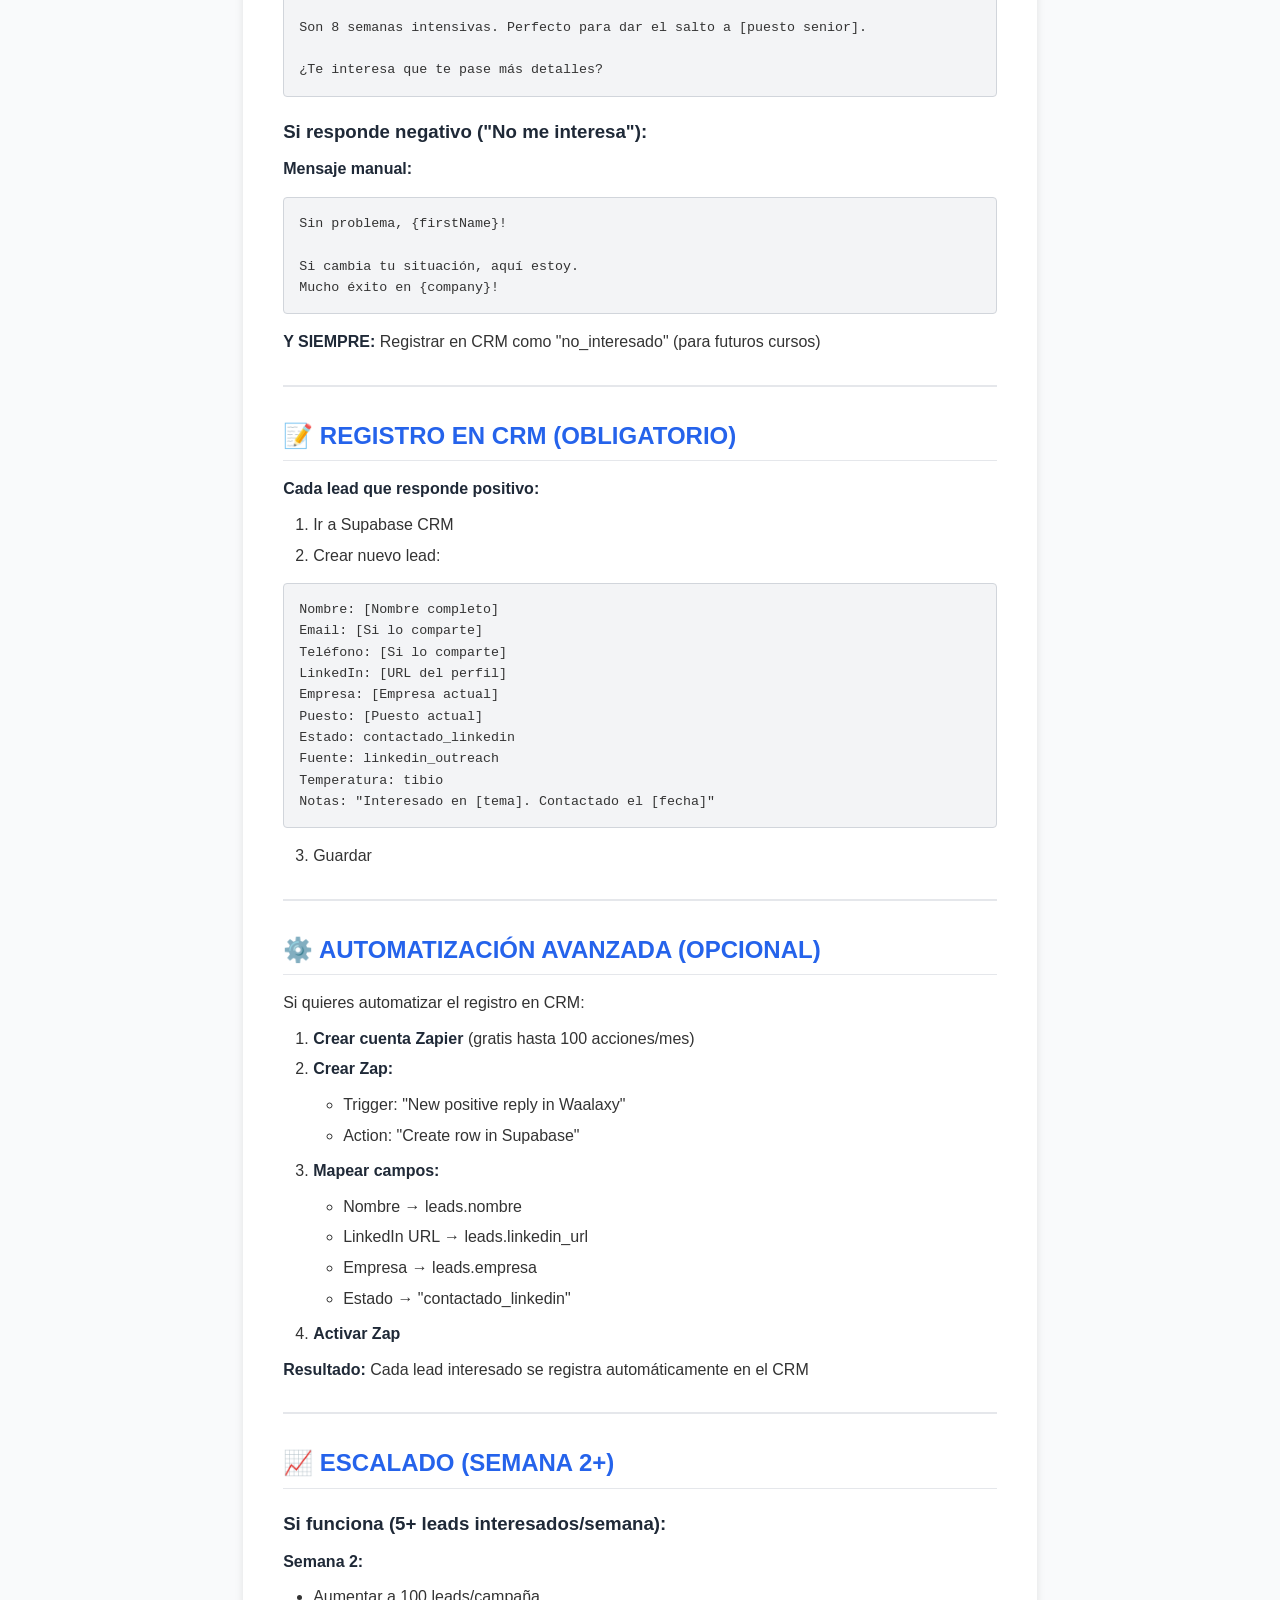
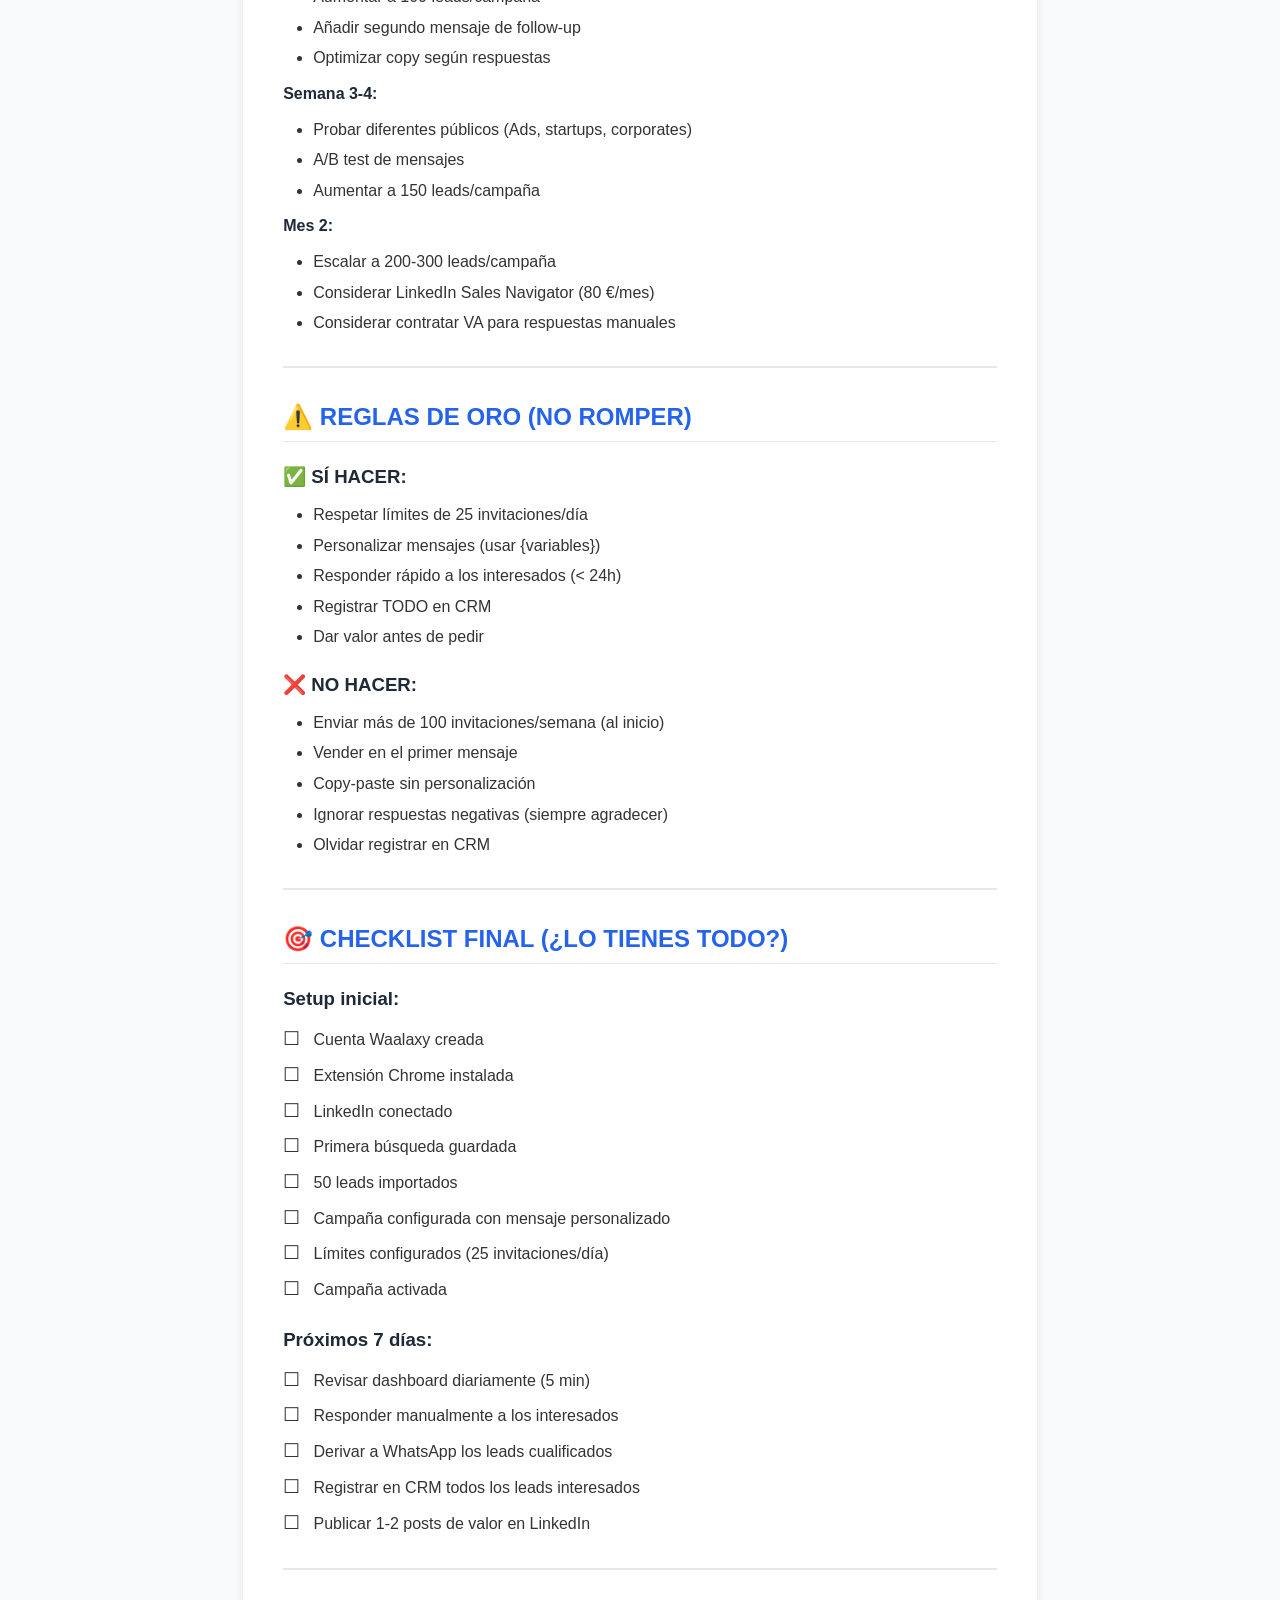
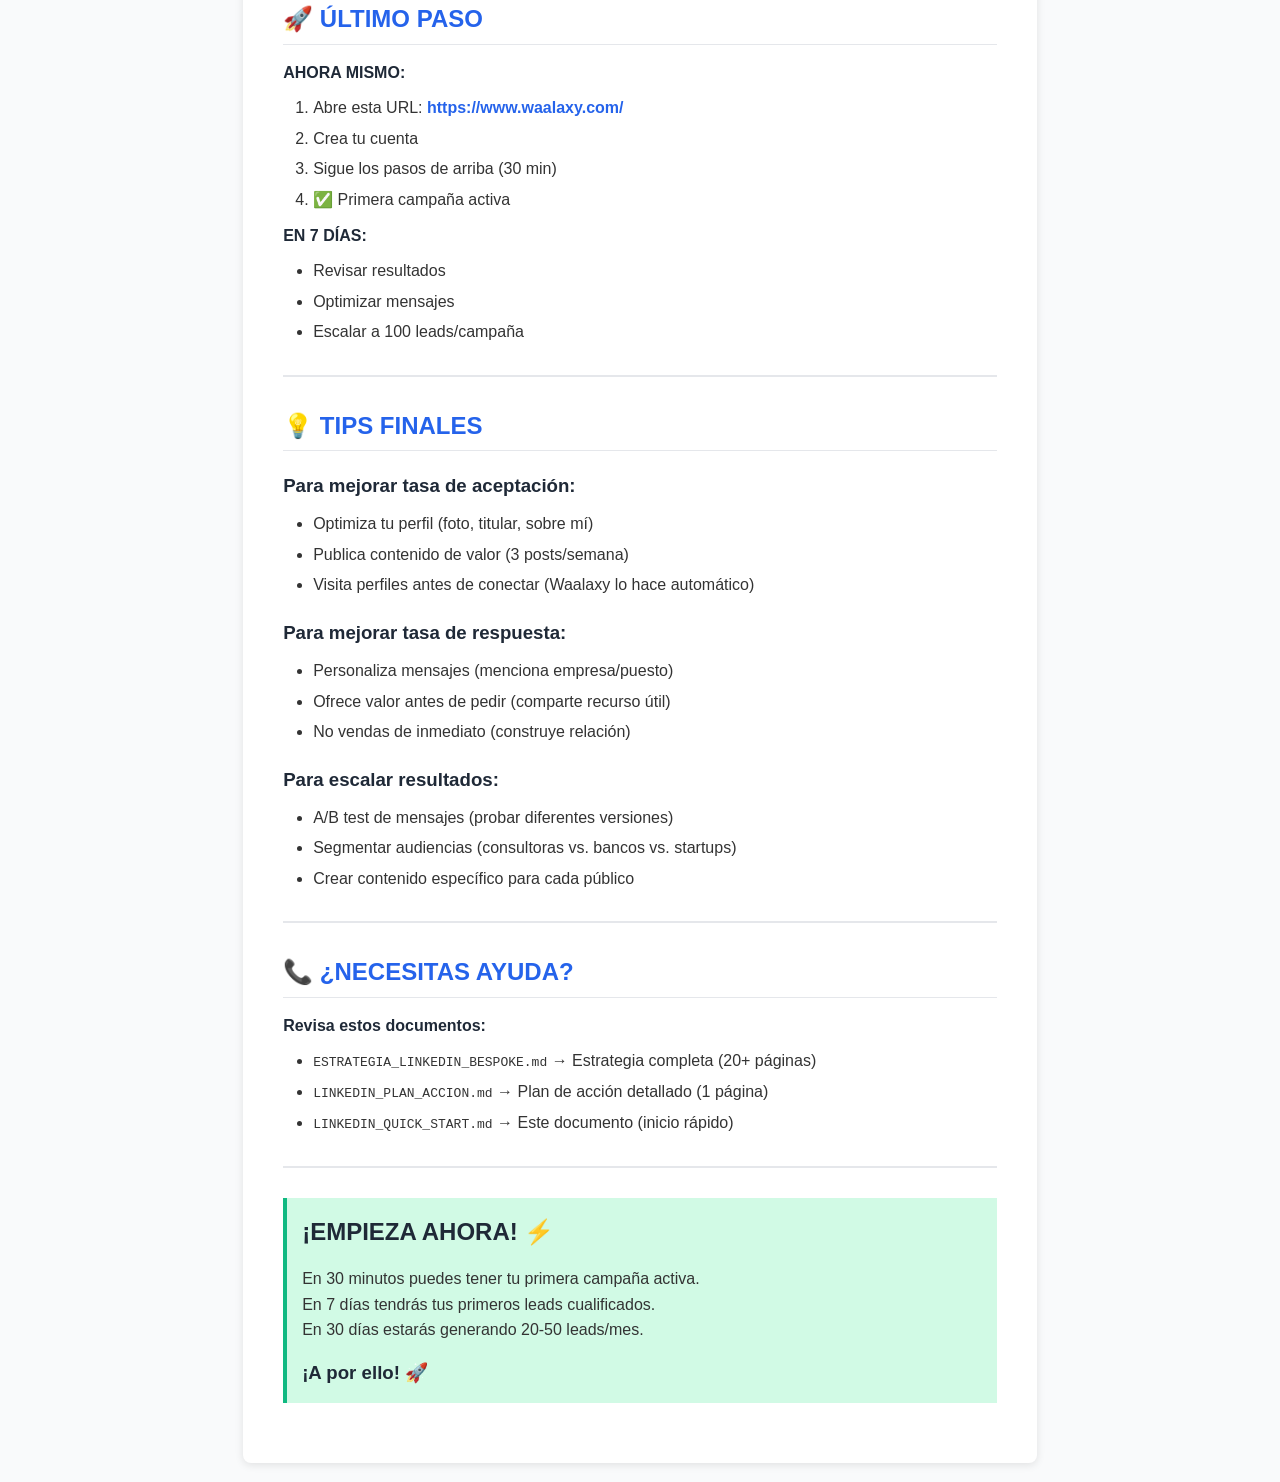
<file: negocio/LINKEDIN_QUICK_START.html>
<!DOCTYPE html>
<html lang="es">
<head>
    <meta charset="UTF-8">
    <meta name="viewport" content="width=device-width, initial-scale=1.0">
    <title>LinkedIn Quick Start - Empezar Hoy (30 min)</title>
    <style>
        @page { margin: 2.5cm; }
        body {
            font-family: 'Calibri', Arial, sans-serif;
            line-height: 1.6;
            color: #333;
            max-width: 21cm;
            margin: 0 auto;
            padding: 20px;
            background: #f9fafb;
        }
        .container {
            background: white;
            padding: 40px;
            border-radius: 8px;
            box-shadow: 0 2px 8px rgba(0,0,0,0.1);
        }
        h1 {
            color: #1a1a1a;
            font-size: 28pt;
            font-weight: bold;
            margin-bottom: 10px;
            text-align: center;
            border-bottom: 3px solid #2563eb;
            padding-bottom: 15px;
        }
        h2 {
            color: #2563eb;
            font-size: 18pt;
            font-weight: bold;
            margin-top: 30px;
            margin-bottom: 15px;
            border-bottom: 1px solid #e5e7eb;
            padding-bottom: 5px;
        }
        h3 {
            color: #1f2937;
            font-size: 14pt;
            font-weight: bold;
            margin-top: 20px;
            margin-bottom: 10px;
        }
        h4 {
            color: #374151;
            font-size: 12pt;
            font-weight: bold;
            margin-top: 15px;
            margin-bottom: 8px;
        }
        p { margin: 10px 0; text-align: justify; }
        ul { margin: 10px 0; padding-left: 30px; }
        ol { margin: 10px 0; padding-left: 30px; }
        li { margin: 5px 0; }
        .highlight-box {
            background-color: #eff6ff;
            border-left: 4px solid #2563eb;
            padding: 15px;
            margin: 20px 0;
        }
        .warning-box {
            background-color: #fef3c7;
            border-left: 4px solid #f59e0b;
            padding: 15px;
            margin: 20px 0;
        }
        .success-box {
            background-color: #d1fae5;
            border-left: 4px solid #10b981;
            padding: 15px;
            margin: 20px 0;
        }
        .danger-box {
            background-color: #fee2e2;
            border-left: 4px solid #ef4444;
            padding: 15px;
            margin: 20px 0;
        }
        .code {
            background-color: #f3f4f6;
            border: 1px solid #d1d5db;
            border-radius: 4px;
            padding: 15px;
            margin: 15px 0;
            font-family: 'Courier New', monospace;
            font-size: 10pt;
            white-space: pre-wrap;
        }
        .demo-link {
            color: #2563eb;
            font-weight: bold;
            text-decoration: none;
        }
        .demo-link:hover {
            text-decoration: underline;
        }
        strong { color: #1f2937; }
        table {
            width: 100%;
            border-collapse: collapse;
            margin: 20px 0;
        }
        th, td {
            border: 1px solid #d1d5db;
            padding: 12px;
            text-align: left;
        }
        th {
            background-color: #eff6ff;
            color: #2563eb;
            font-weight: bold;
        }
        hr {
            border: none;
            border-top: 2px solid #e5e7eb;
            margin: 30px 0;
        }
        .checklist {
            list-style-type: none;
            padding-left: 0;
        }
        .checklist li:before {
            content: "☐ ";
            margin-right: 8px;
            font-size: 1.2em;
        }
    </style>
</head>
<body>

<div class="container">

<h1>⚡ LINKEDIN QUICK START<br/>EMPEZAR HOY (30 MIN)</h1>

<hr>

<h2>🎯 OBJETIVO</h2>

<p>En los próximos 30 minutos vas a:</p>
<ul>
    <li>✅ Configurar Waalaxy (herramienta de semi-automatización)</li>
    <li>✅ Lanzar tu primera campaña de prospección</li>
    <li>✅ Enviar 20 solicitudes de conexión a leads cualificados</li>
</ul>

<hr>

<h2>⏱️ PASO 1: CREAR CUENTA WAALAXY (5 min)</h2>

<ol>
    <li><strong>Ir a:</strong> <a href="https://www.waalaxy.com/" class="demo-link">https://www.waalaxy.com/</a></li>
    <li><strong>Crear cuenta</strong> (7 días gratis, no necesitas tarjeta)</li>
    <li><strong>Descargar extensión Chrome:</strong>
        <ul>
            <li>Waalaxy te redirigirá automáticamente</li>
            <li>Clic en "Añadir a Chrome"</li>
        </ul>
    </li>
    <li><strong>Conectar LinkedIn:</strong>
        <ul>
            <li>Abrir LinkedIn en otra pestaña</li>
            <li>Waalaxy detectará la sesión automáticamente</li>
        </ul>
    </li>
    <li>✅ <strong>Verificar conexión</strong> (icono de Waalaxy en LinkedIn)</li>
</ol>

<hr>

<h2>⏱️ PASO 2: BUSCAR LEADS EN LINKEDIN (5 min)</h2>

<ol>
    <li><strong>Ir a LinkedIn</strong> y hacer clic en el buscador</li>
    <li><strong>Seleccionar "Personas"</strong></li>
    <li><strong>Aplicar filtros:</strong>
        <ul>
            <li><strong>Ubicación:</strong> España</li>
            <li><strong>Sector:</strong> Consultoría, Servicios financieros, Banca</li>
            <li><strong>Nivel de antigüedad:</strong> Practicante, Nivel inicial</li>
        </ul>
    </li>
    <li><strong>Búsqueda avanzada</strong> (palabras clave en el buscador):</li>
</ol>

<div class="code">"Financial Analyst" OR "Consultor" OR "Auditor" OR "Estudiante ADE"</div>

<ol start="5">
    <li><strong>Revisar resultados:</strong> Deberías ver perfiles de juniors en finanzas</li>
    <li>✅ <strong>Guardar búsqueda</strong> (botón arriba a la derecha)</li>
</ol>

<hr>

<h2>⏱️ PASO 3: IMPORTAR LEADS A WAALAXY (3 min)</h2>

<ol>
    <li><strong>Clic en el icono de Waalaxy</strong> (esquina superior derecha en LinkedIn)</li>
    <li><strong>Seleccionar "Import from search"</strong></li>
    <li><strong>Elegir la búsqueda</strong> que acabas de guardar</li>
    <li><strong>Importar primeros 50 leads</strong></li>
    <li>✅ Leads importados a Waalaxy</li>
</ol>

<hr>

<h2>⏱️ PASO 4: CREAR CAMPAÑA (10 min)</h2>

<h3>A. Configurar secuencia</h3>

<ol>
    <li>En Waalaxy, <strong>clic en "New campaign"</strong></li>
    <li><strong>Seleccionar secuencia:</strong>
        <ul>
            <li>Visit profile</li>
            <li>Wait 2 days</li>
            <li>Send connection request (sin nota)</li>
            <li>Wait 3 days</li>
            <li>Send message</li>
        </ul>
    </li>
    <li><strong>Configurar mensaje:</strong></li>
</ol>

<p><strong>Mensaje 1 (después de aceptar conexión):</strong></p>
<div class="code">Hola {firstName},

Gracias por conectar! Vi que estás en {company} como {position}.

Yo ayudo a profesionales junior en finanzas a acelerar su carrera.
¿Cómo va todo por {company}?

Saludos,
[Tu nombre]</div>

<ol start="4">
    <li><strong>Configurar límites seguros:</strong>
        <ul>
            <li>Daily invitation limit: <strong>25</strong></li>
            <li>Daily message limit: <strong>20</strong></li>
        </ul>
    </li>
    <li>✅ <strong>Guardar campaña</strong></li>
</ol>

<hr>

<h3>B. Activar campaña</h3>

<ol>
    <li><strong>Revisar leads</strong> seleccionados (50 perfiles)</li>
    <li><strong>Clic en "Start campaign"</strong></li>
    <li>✅ <strong>Campaña activa</strong></li>
</ol>

<p>Waalaxy empezará a:</p>
<ul>
    <li>Visitar perfiles automáticamente</li>
    <li>Enviar solicitudes de conexión (25/día)</li>
    <li>Enviar mensajes cuando acepten (automático)</li>
</ul>

<hr>

<h2>⏱️ PASO 5: MONITORIZAR (2 min)</h2>

<ol>
    <li><strong>Dashboard de Waalaxy:</strong>
        <ul>
            <li>Invitations sent: Cuántas solicitudes enviadas</li>
            <li>Acceptance rate: % de aceptaciones</li>
            <li>Replies: Cuántos responden</li>
            <li>Positive replies: Cuántos están interesados</li>
        </ul>
    </li>
    <li>✅ <strong>Revisar diariamente</strong> (5 min/día)</li>
</ol>

<hr>

<h2>⏱️ PASO 6: QUÉ PASA AHORA (próximos 7 días)</h2>

<h3>Día 1-2:</h3>
<ul>
    <li>Waalaxy visita perfiles automáticamente</li>
    <li>Envía 25 solicitudes/día</li>
    <li><strong>No esperes respuestas aún</strong></li>
</ul>

<h3>Día 3-5:</h3>
<ul>
    <li>Primeras aceptaciones (15-30%)</li>
    <li>Waalaxy envía mensaje 1 automáticamente</li>
    <li><strong>Empiezan a llegar respuestas</strong></li>
</ul>

<h3>Día 6-7:</h3>
<ul>
    <li>Primeros leads interesados</li>
    <li><strong>TÚ respondes manualmente</strong> a los interesados</li>
    <li>Derivas a WhatsApp</li>
    <li>Registras en CRM</li>
</ul>

<hr>

<h2>📊 RESULTADOS ESPERADOS (PRIMERA SEMANA)</h2>

<table>
    <tr>
        <th>Métrica</th>
        <th>Resultado</th>
    </tr>
    <tr>
        <td>Solicitudes enviadas</td>
        <td>150-175</td>
    </tr>
    <tr>
        <td>Aceptaciones</td>
        <td>40-60 (25-35%)</td>
    </tr>
    <tr>
        <td>Mensajes enviados</td>
        <td>40-60</td>
    </tr>
    <tr>
        <td>Respuestas</td>
        <td>8-15 (15-25%)</td>
    </tr>
    <tr>
        <td>Leads interesados</td>
        <td>2-5</td>
    </tr>
</table>

<hr>

<h2>🔄 QUÉ HACER CUANDO ALGUIEN RESPONDE</h2>

<h3>Si responde positivamente ("Sí, cuéntame más"):</h3>

<p><strong>Mensaje manual:</strong></p>
<div class="code">Genial!

Te paso el link: https://bespoke-finance-pro.vercel.app/

Es un programa intensivo de 8 semanas de finanzas corporativas.
Aprenderás modelaje financiero, valoración, análisis avanzado.

Si tienes dudas, podemos hablar 15 min por WhatsApp: [tu número]

Saludos!</div>

<h3>Si responde neutral ("Cuéntame más"):</h3>

<p><strong>Mensaje manual:</strong></p>
<div class="code">Claro!

Enseñamos finanzas corporativas a nivel profesional:
- Modelaje financiero (DCF, LBO, M&A)
- Valoración de empresas
- Excel y PowerPoint avanzado

Son 8 semanas intensivas. Perfecto para dar el salto a [puesto senior].

¿Te interesa que te pase más detalles?</div>

<h3>Si responde negativo ("No me interesa"):</h3>

<p><strong>Mensaje manual:</strong></p>
<div class="code">Sin problema, {firstName}!

Si cambia tu situación, aquí estoy.
Mucho éxito en {company}!</div>

<p><strong>Y SIEMPRE:</strong> Registrar en CRM como "no_interesado" (para futuros cursos)</p>

<hr>

<h2>📝 REGISTRO EN CRM (OBLIGATORIO)</h2>

<p><strong>Cada lead que responde positivo:</strong></p>

<ol>
    <li>Ir a Supabase CRM</li>
    <li>Crear nuevo lead:</li>
</ol>

<div class="code">Nombre: [Nombre completo]
Email: [Si lo comparte]
Teléfono: [Si lo comparte]
LinkedIn: [URL del perfil]
Empresa: [Empresa actual]
Puesto: [Puesto actual]
Estado: contactado_linkedin
Fuente: linkedin_outreach
Temperatura: tibio
Notas: "Interesado en [tema]. Contactado el [fecha]"</div>

<ol start="3">
    <li>Guardar</li>
</ol>

<hr>

<h2>⚙️ AUTOMATIZACIÓN AVANZADA (OPCIONAL)</h2>

<p>Si quieres automatizar el registro en CRM:</p>

<ol>
    <li><strong>Crear cuenta Zapier</strong> (gratis hasta 100 acciones/mes)</li>
    <li><strong>Crear Zap:</strong>
        <ul>
            <li>Trigger: "New positive reply in Waalaxy"</li>
            <li>Action: "Create row in Supabase"</li>
        </ul>
    </li>
    <li><strong>Mapear campos:</strong>
        <ul>
            <li>Nombre → leads.nombre</li>
            <li>LinkedIn URL → leads.linkedin_url</li>
            <li>Empresa → leads.empresa</li>
            <li>Estado → "contactado_linkedin"</li>
        </ul>
    </li>
    <li><strong>Activar Zap</strong></li>
</ol>

<p><strong>Resultado:</strong> Cada lead interesado se registra automáticamente en el CRM</p>

<hr>

<h2>📈 ESCALADO (SEMANA 2+)</h2>

<h3>Si funciona (5+ leads interesados/semana):</h3>

<p><strong>Semana 2:</strong></p>
<ul>
    <li>Aumentar a 100 leads/campaña</li>
    <li>Añadir segundo mensaje de follow-up</li>
    <li>Optimizar copy según respuestas</li>
</ul>

<p><strong>Semana 3-4:</strong></p>
<ul>
    <li>Probar diferentes públicos (Ads, startups, corporates)</li>
    <li>A/B test de mensajes</li>
    <li>Aumentar a 150 leads/campaña</li>
</ul>

<p><strong>Mes 2:</strong></p>
<ul>
    <li>Escalar a 200-300 leads/campaña</li>
    <li>Considerar LinkedIn Sales Navigator (80 €/mes)</li>
    <li>Considerar contratar VA para respuestas manuales</li>
</ul>

<hr>

<h2>⚠️ REGLAS DE ORO (NO ROMPER)</h2>

<h3>✅ SÍ HACER:</h3>
<ul>
    <li>Respetar límites de 25 invitaciones/día</li>
    <li>Personalizar mensajes (usar {variables})</li>
    <li>Responder rápido a los interesados (&lt; 24h)</li>
    <li>Registrar TODO en CRM</li>
    <li>Dar valor antes de pedir</li>
</ul>

<h3>❌ NO HACER:</h3>
<ul>
    <li>Enviar más de 100 invitaciones/semana (al inicio)</li>
    <li>Vender en el primer mensaje</li>
    <li>Copy-paste sin personalización</li>
    <li>Ignorar respuestas negativas (siempre agradecer)</li>
    <li>Olvidar registrar en CRM</li>
</ul>

<hr>

<h2>🎯 CHECKLIST FINAL (¿LO TIENES TODO?)</h2>

<h3>Setup inicial:</h3>
<ul class="checklist">
    <li>Cuenta Waalaxy creada</li>
    <li>Extensión Chrome instalada</li>
    <li>LinkedIn conectado</li>
    <li>Primera búsqueda guardada</li>
    <li>50 leads importados</li>
    <li>Campaña configurada con mensaje personalizado</li>
    <li>Límites configurados (25 invitaciones/día)</li>
    <li>Campaña activada</li>
</ul>

<h3>Próximos 7 días:</h3>
<ul class="checklist">
    <li>Revisar dashboard diariamente (5 min)</li>
    <li>Responder manualmente a los interesados</li>
    <li>Derivar a WhatsApp los leads cualificados</li>
    <li>Registrar en CRM todos los leads interesados</li>
    <li>Publicar 1-2 posts de valor en LinkedIn</li>
</ul>

<hr>

<h2>🚀 ÚLTIMO PASO</h2>

<p><strong>AHORA MISMO:</strong></p>

<ol>
    <li>Abre esta URL: <a href="https://www.waalaxy.com/" class="demo-link">https://www.waalaxy.com/</a></li>
    <li>Crea tu cuenta</li>
    <li>Sigue los pasos de arriba (30 min)</li>
    <li>✅ Primera campaña activa</li>
</ol>

<p><strong>EN 7 DÍAS:</strong></p>

<ul>
    <li>Revisar resultados</li>
    <li>Optimizar mensajes</li>
    <li>Escalar a 100 leads/campaña</li>
</ul>

<hr>

<h2>💡 TIPS FINALES</h2>

<h3>Para mejorar tasa de aceptación:</h3>
<ul>
    <li>Optimiza tu perfil (foto, titular, sobre mí)</li>
    <li>Publica contenido de valor (3 posts/semana)</li>
    <li>Visita perfiles antes de conectar (Waalaxy lo hace automático)</li>
</ul>

<h3>Para mejorar tasa de respuesta:</h3>
<ul>
    <li>Personaliza mensajes (menciona empresa/puesto)</li>
    <li>Ofrece valor antes de pedir (comparte recurso útil)</li>
    <li>No vendas de inmediato (construye relación)</li>
</ul>

<h3>Para escalar resultados:</h3>
<ul>
    <li>A/B test de mensajes (probar diferentes versiones)</li>
    <li>Segmentar audiencias (consultoras vs. bancos vs. startups)</li>
    <li>Crear contenido específico para cada público</li>
</ul>

<hr>

<h2>📞 ¿NECESITAS AYUDA?</h2>

<p><strong>Revisa estos documentos:</strong></p>
<ul>
    <li><code>ESTRATEGIA_LINKEDIN_BESPOKE.md</code> → Estrategia completa (20+ páginas)</li>
    <li><code>LINKEDIN_PLAN_ACCION.md</code> → Plan de acción detallado (1 página)</li>
    <li><code>LINKEDIN_QUICK_START.md</code> → Este documento (inicio rápido)</li>
</ul>

<hr>

<div class="success-box" style="text-align: center;">
    <p style="font-size: 18pt; margin: 0;"><strong>¡EMPIEZA AHORA!</strong> ⚡</p>
    <p style="margin: 15px 0 0 0;">En 30 minutos puedes tener tu primera campaña activa.<br>
    En 7 días tendrás tus primeros leads cualificados.<br>
    En 30 días estarás generando 20-50 leads/mes.</p>
    <p style="margin: 15px 0 0 0; font-size: 14pt;"><strong>¡A por ello!</strong> 🚀</p>
</div>

</div>

</body>
</html>
</file>
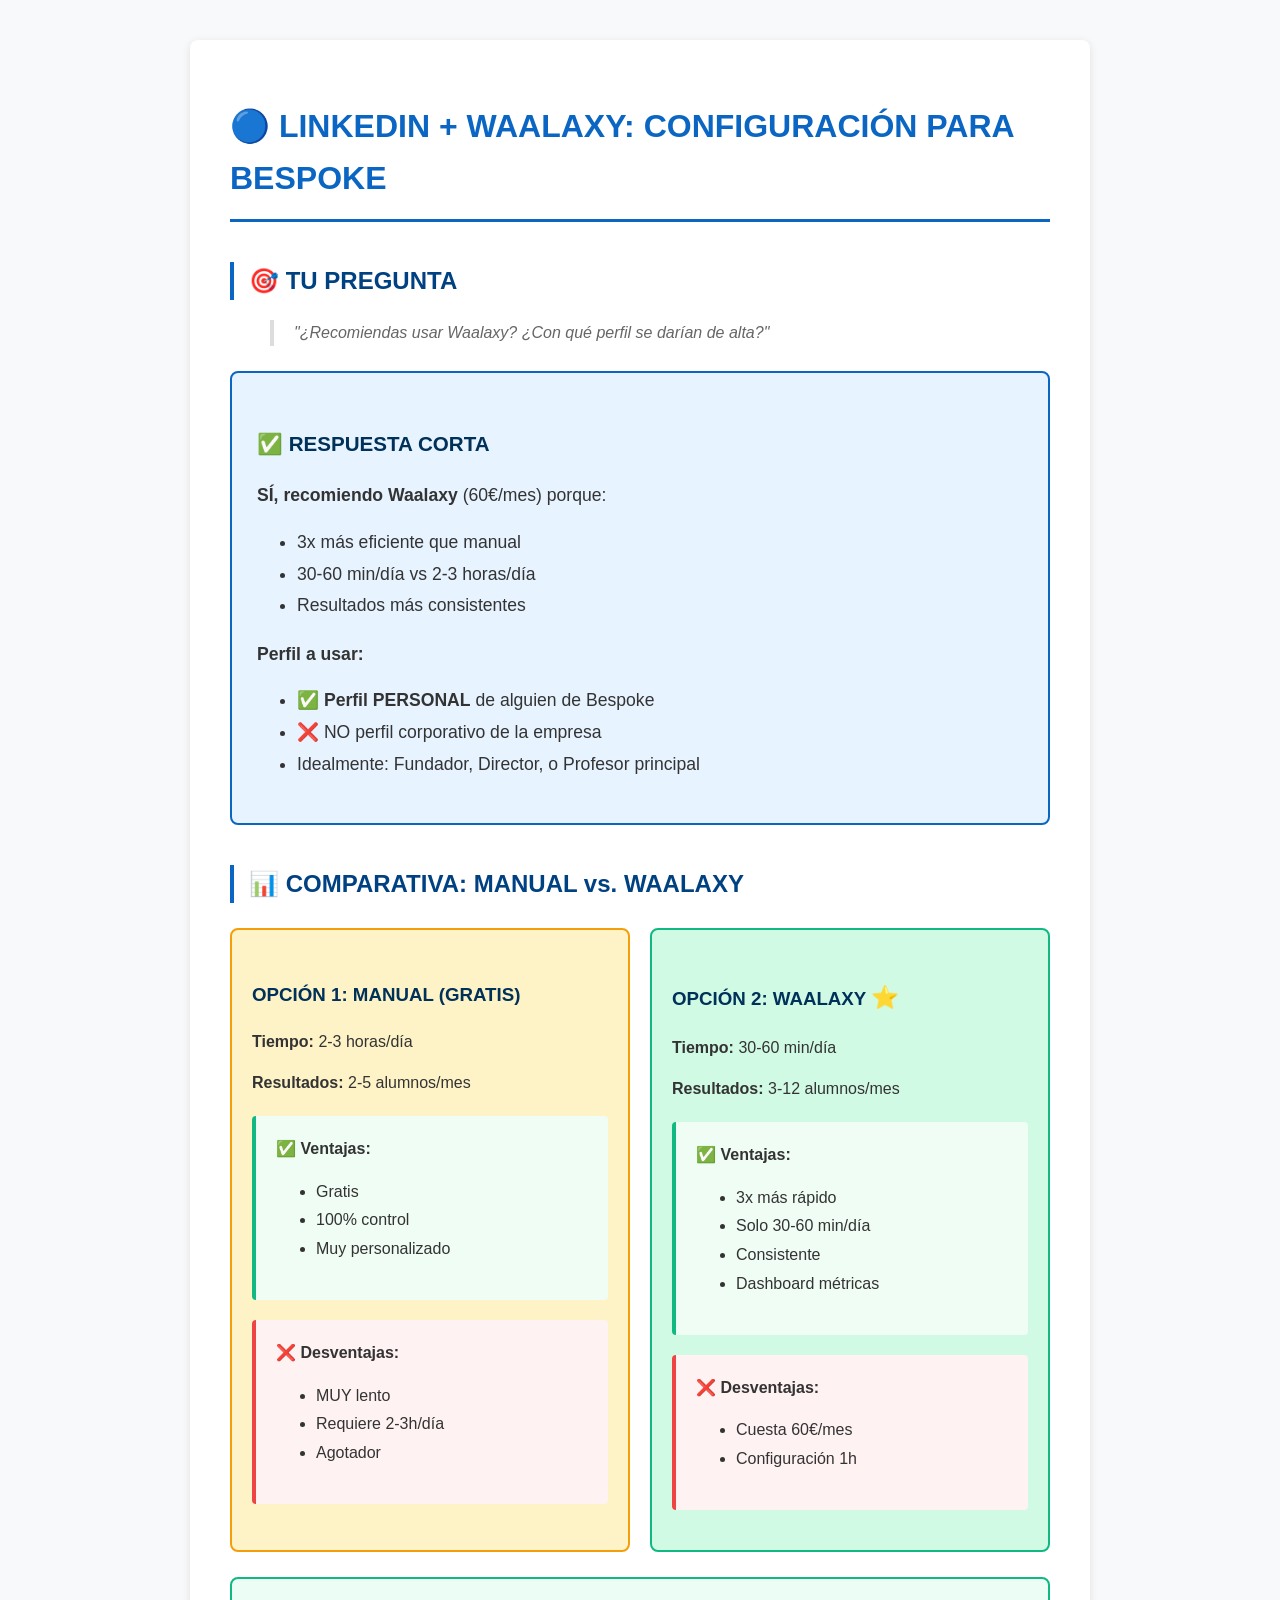
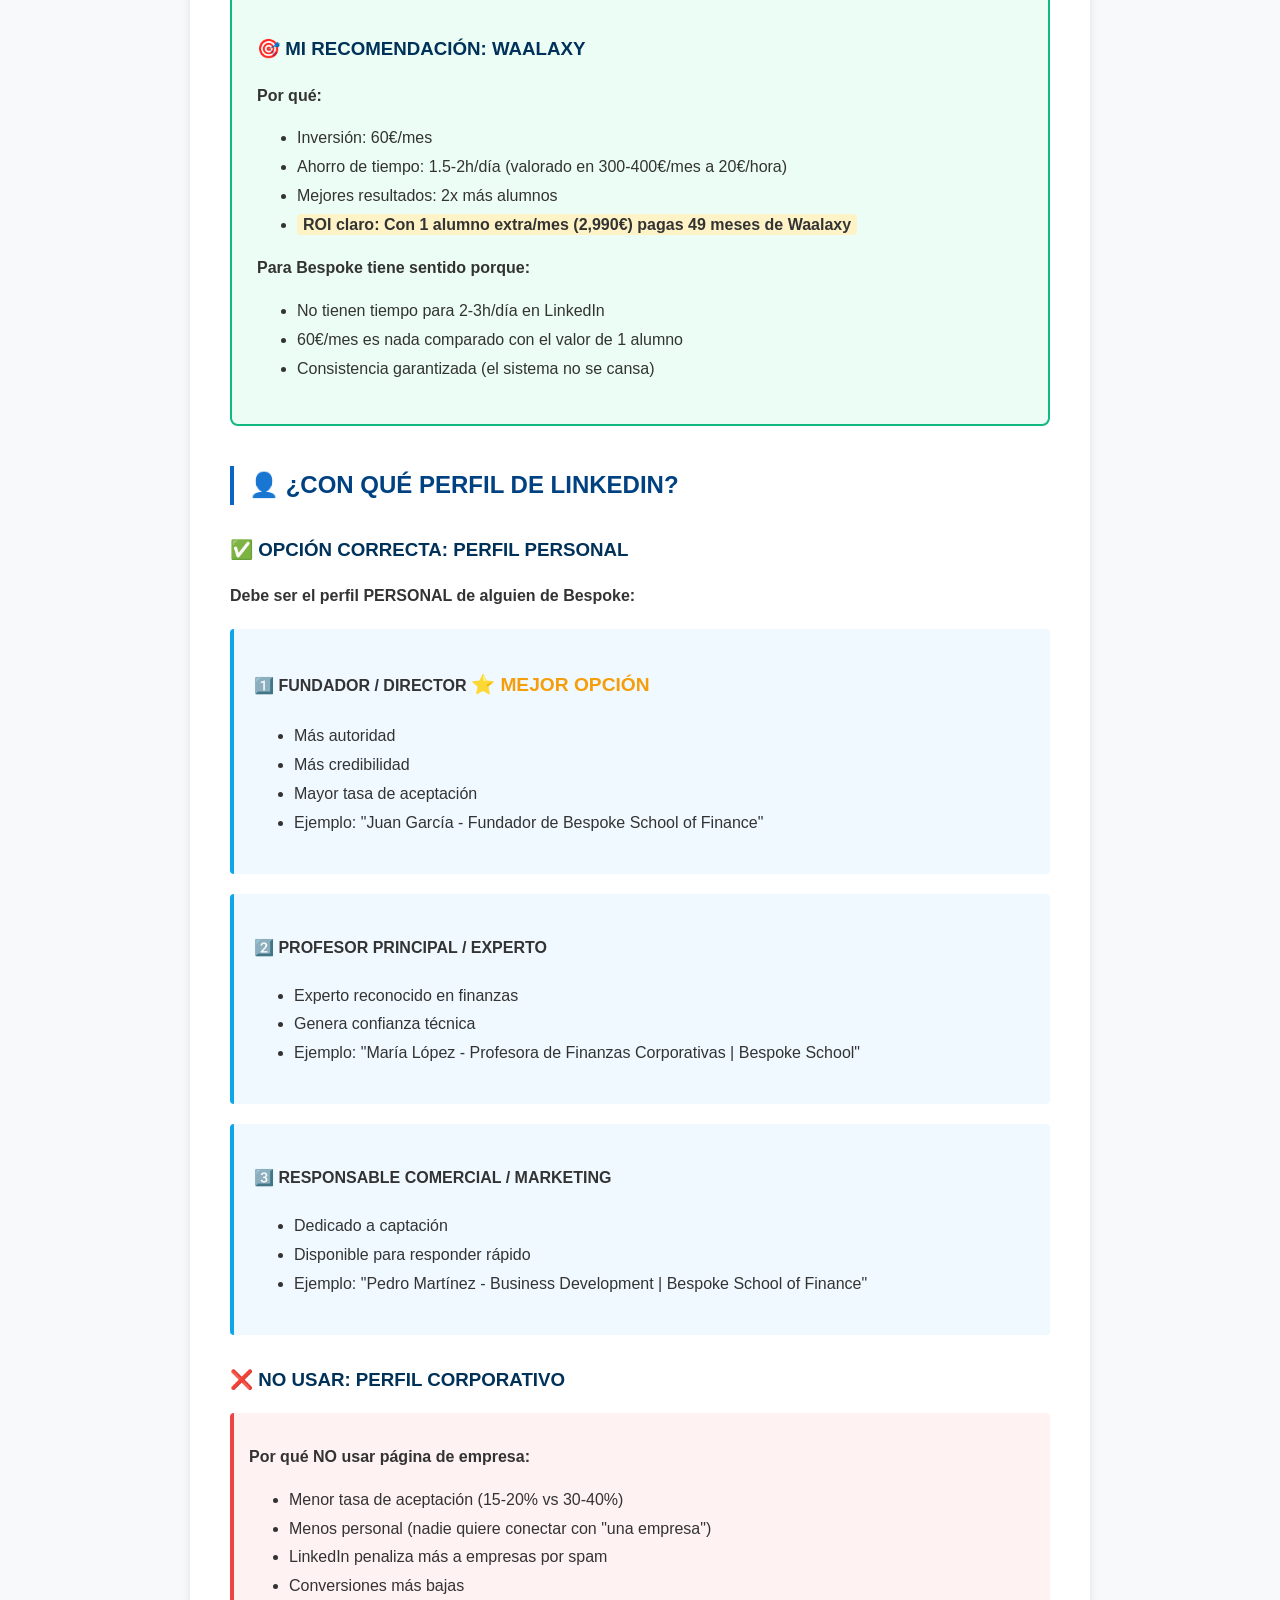
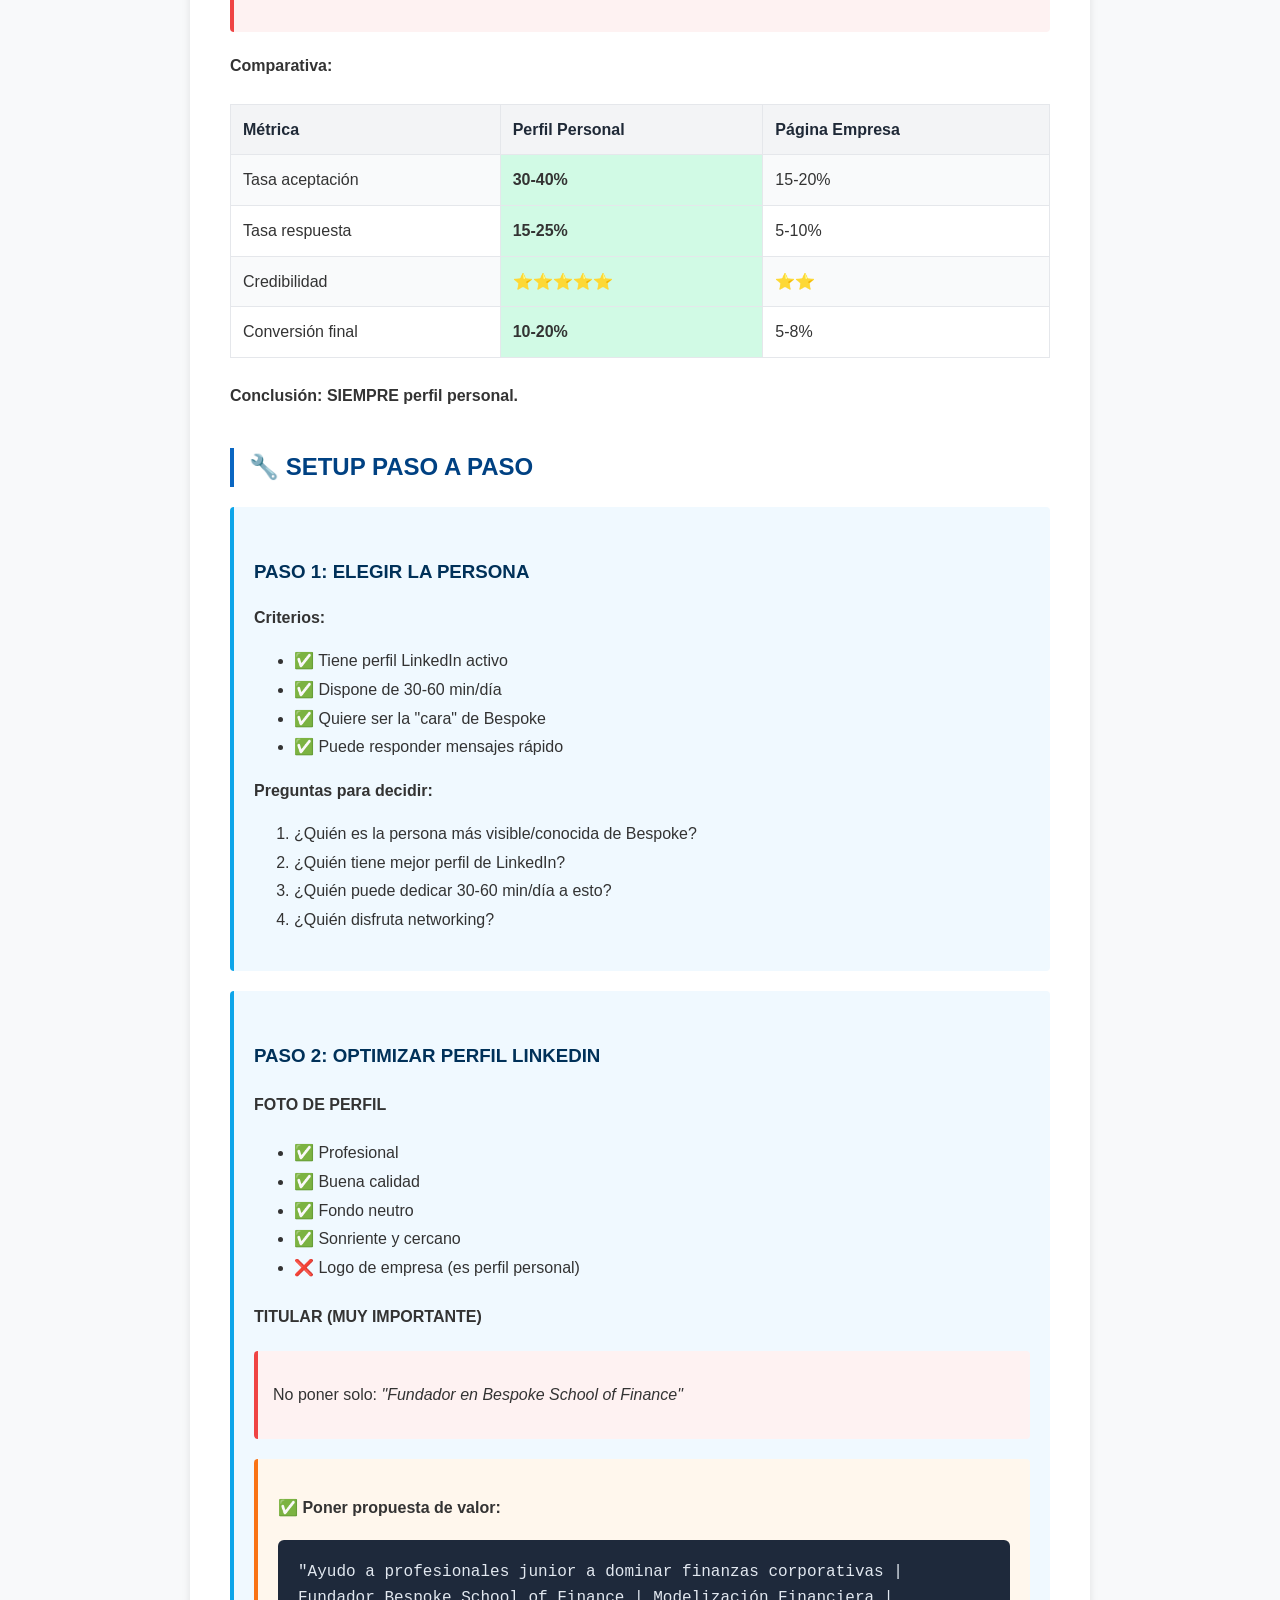
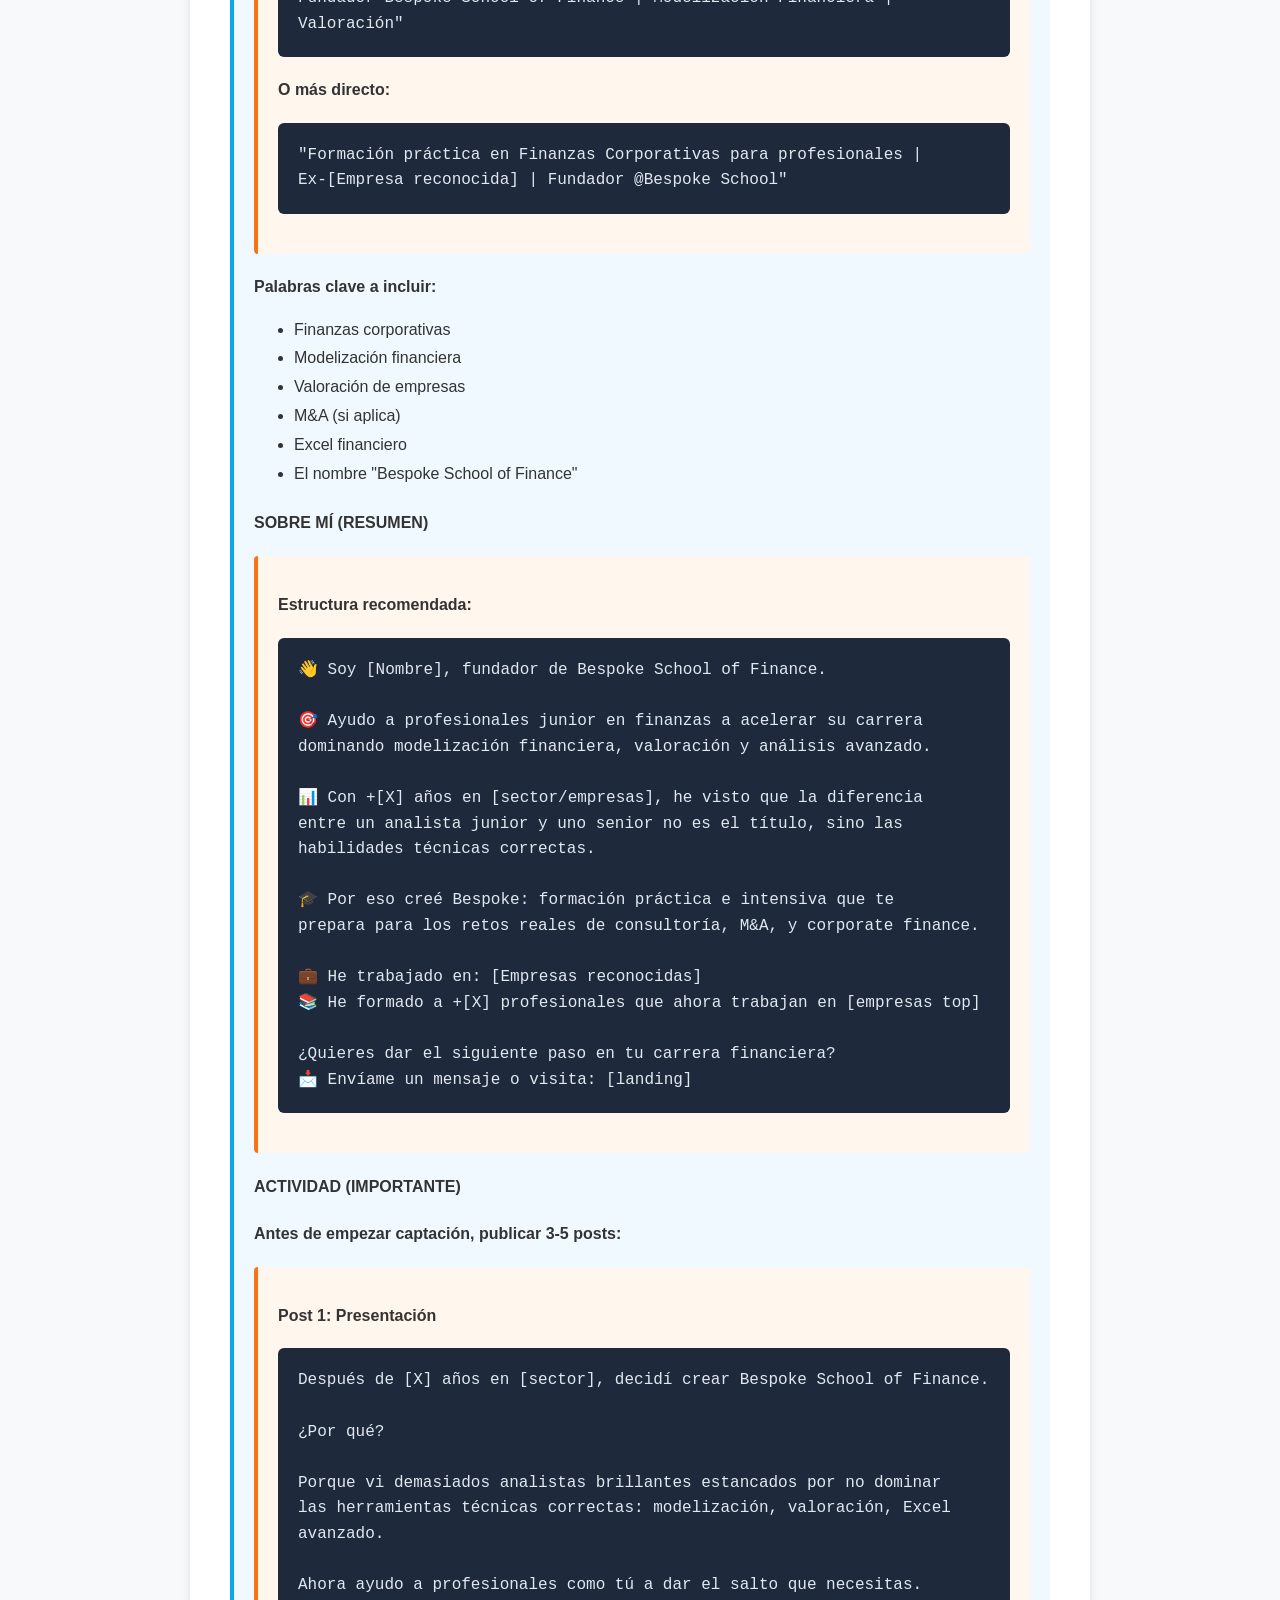
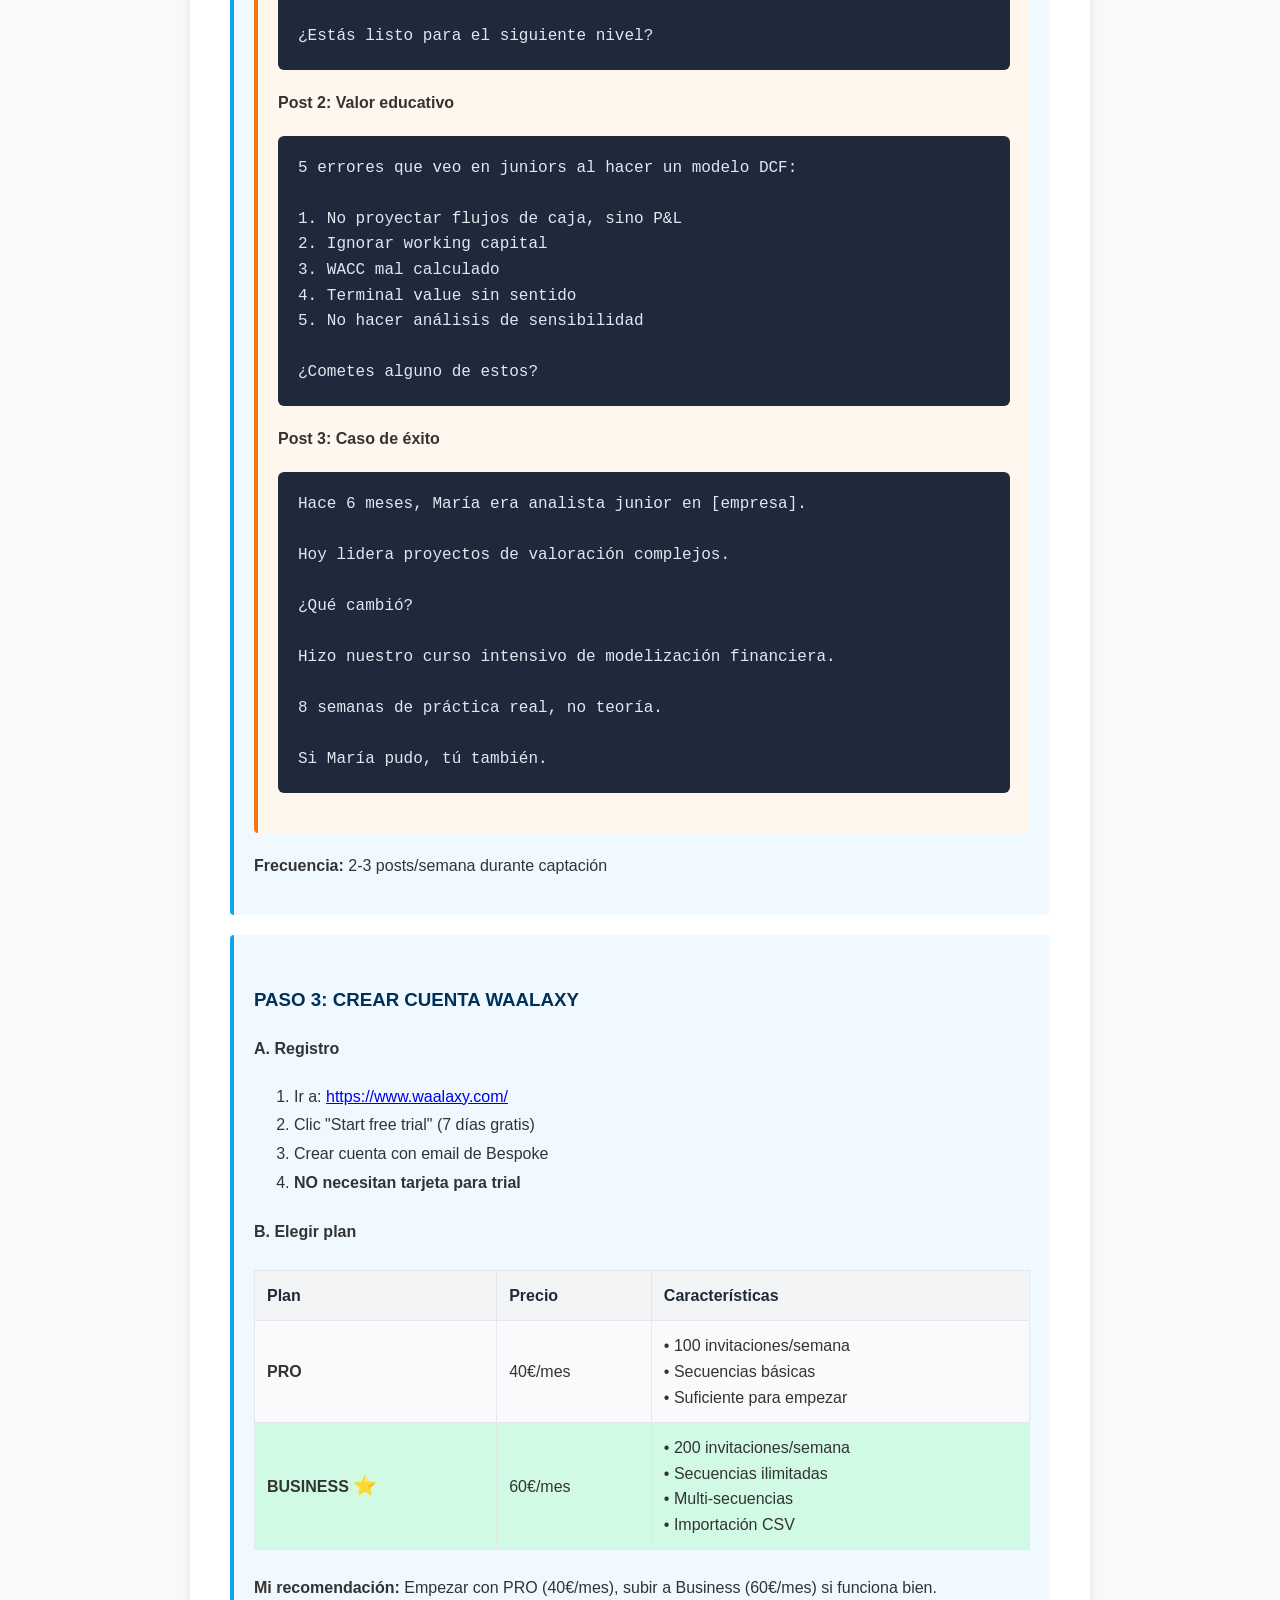
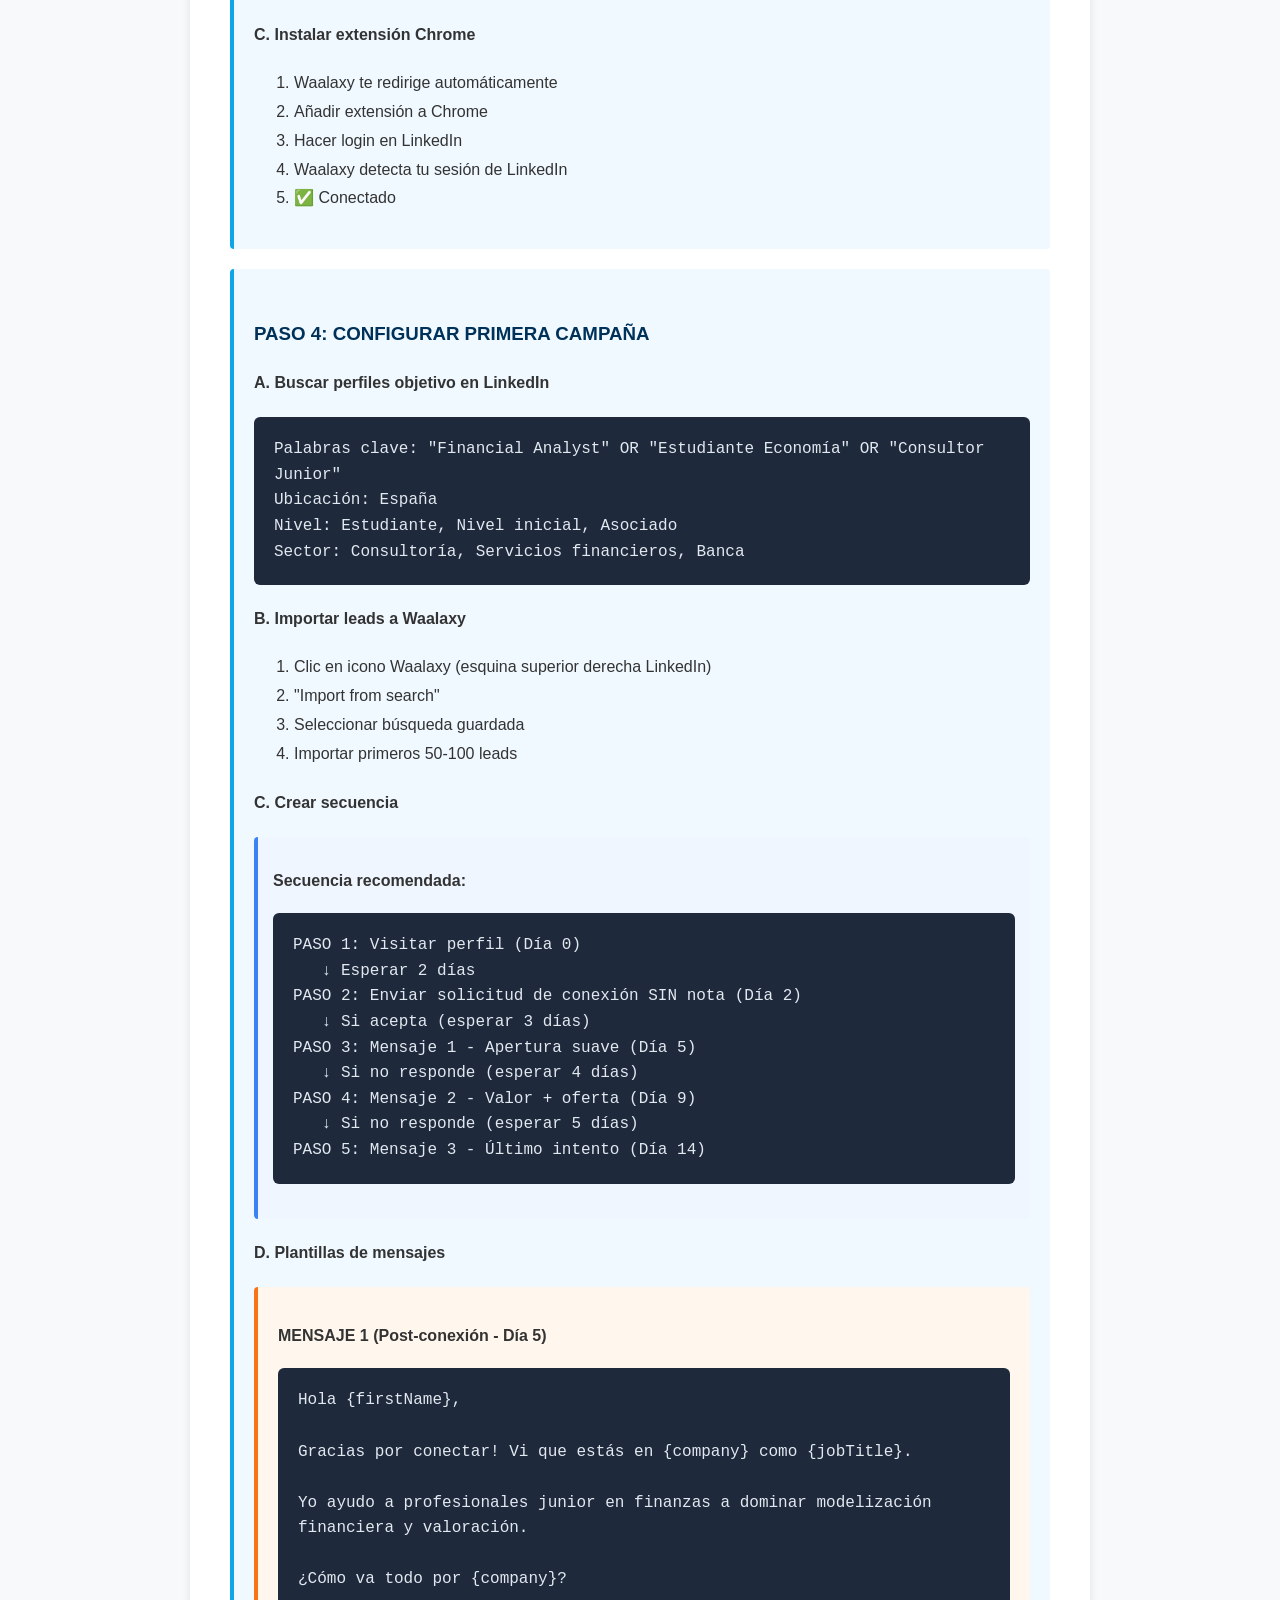
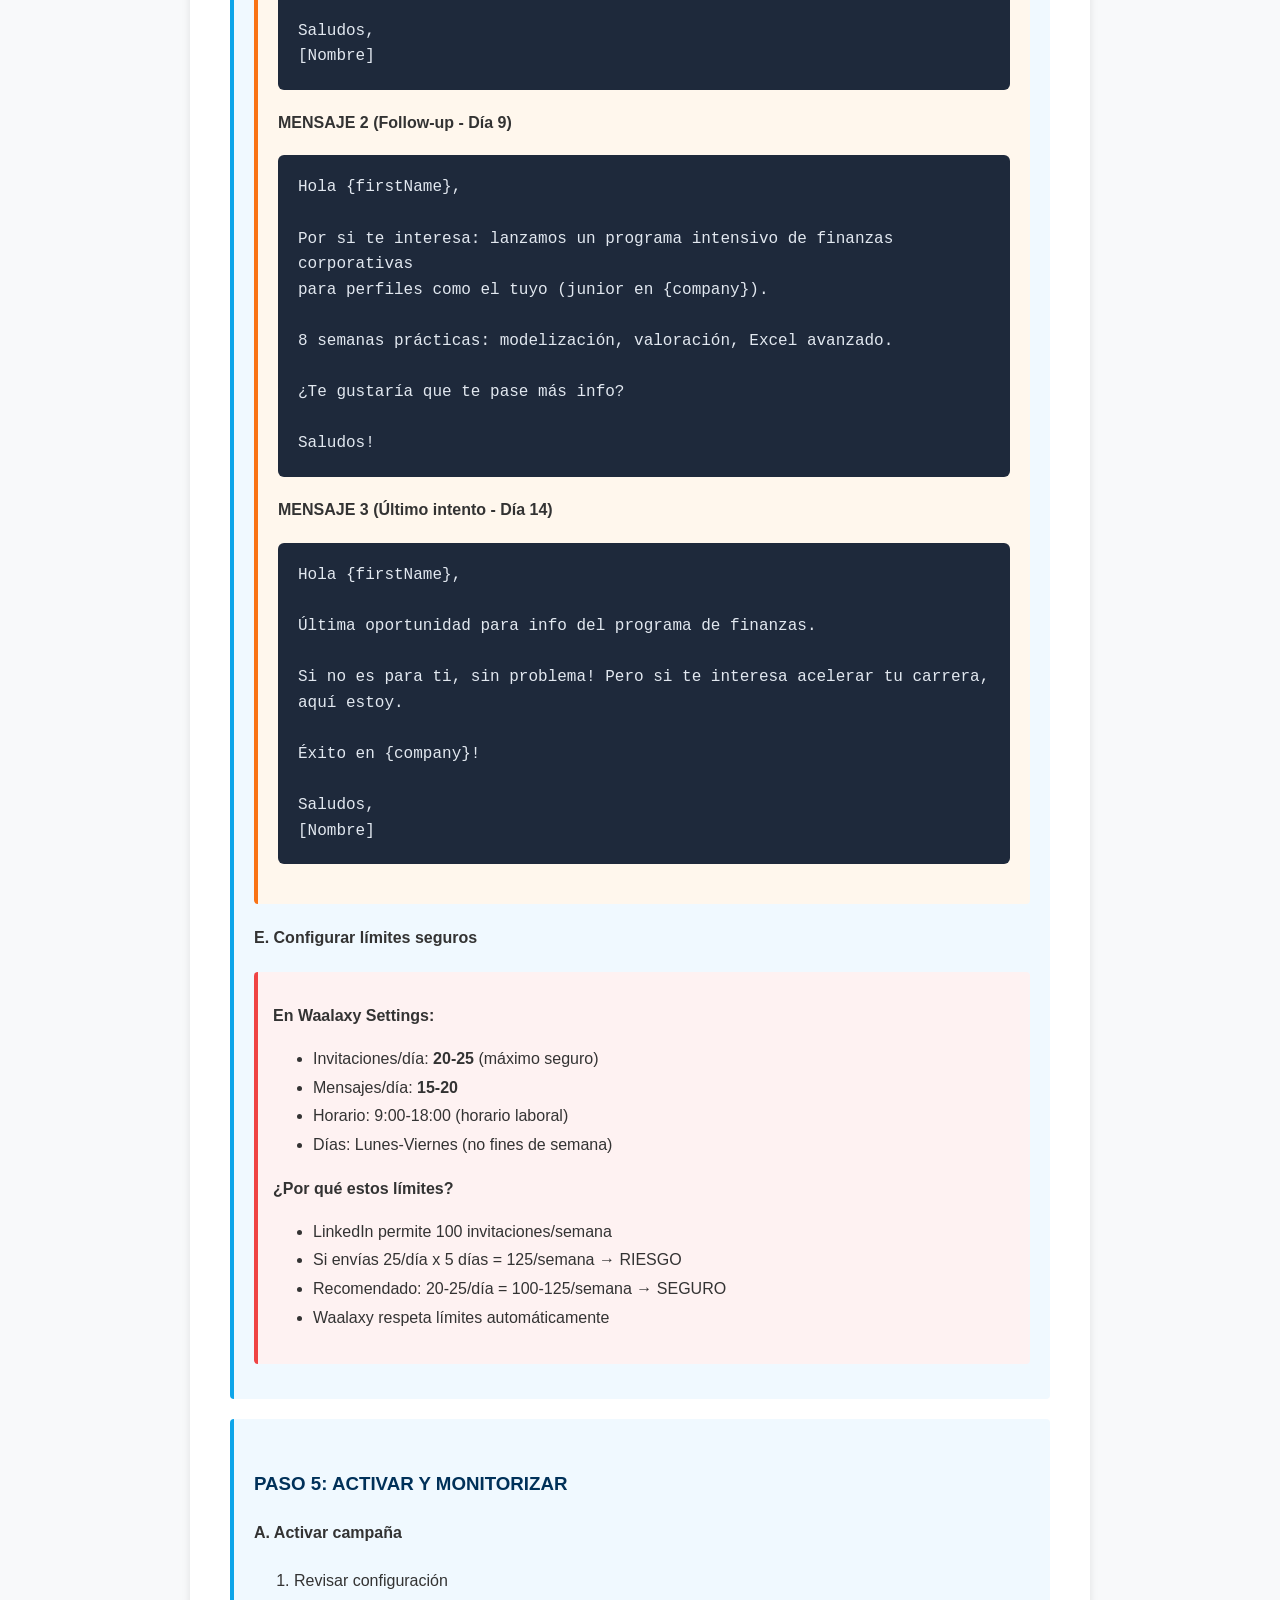
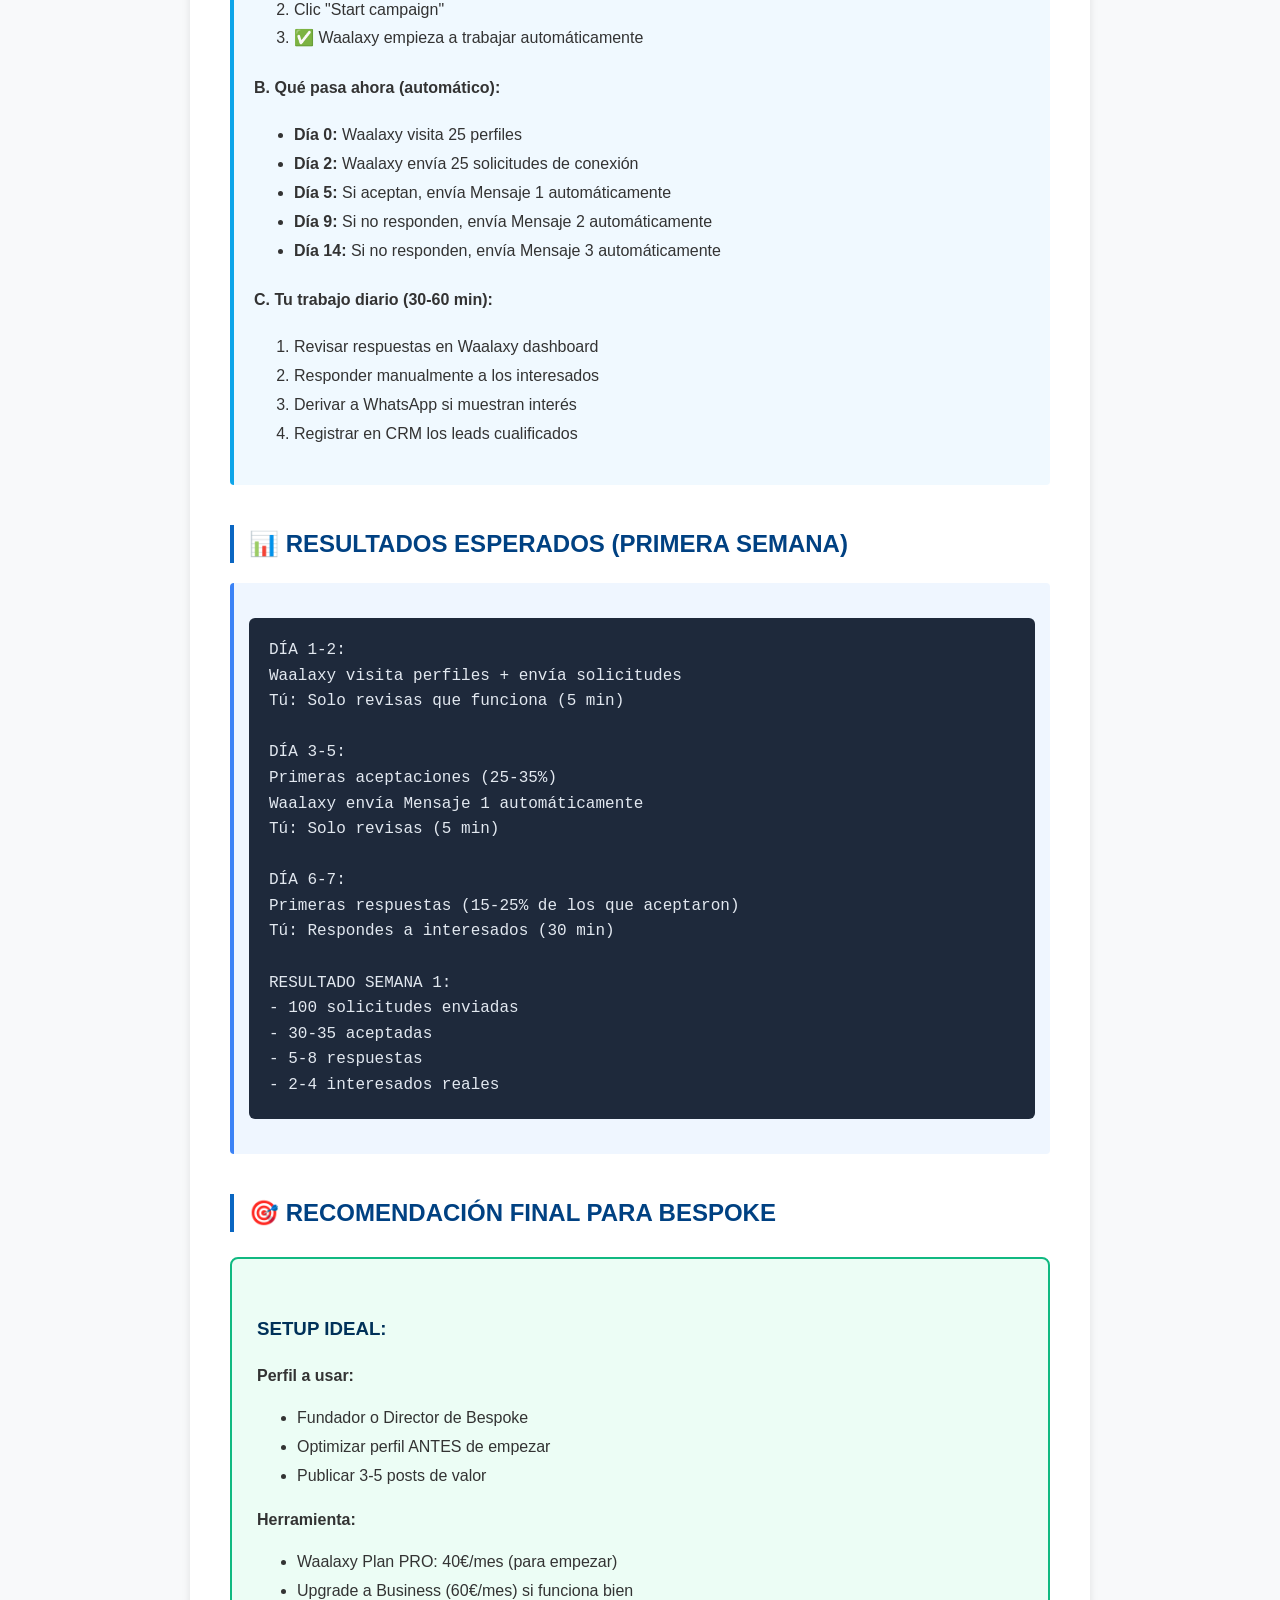
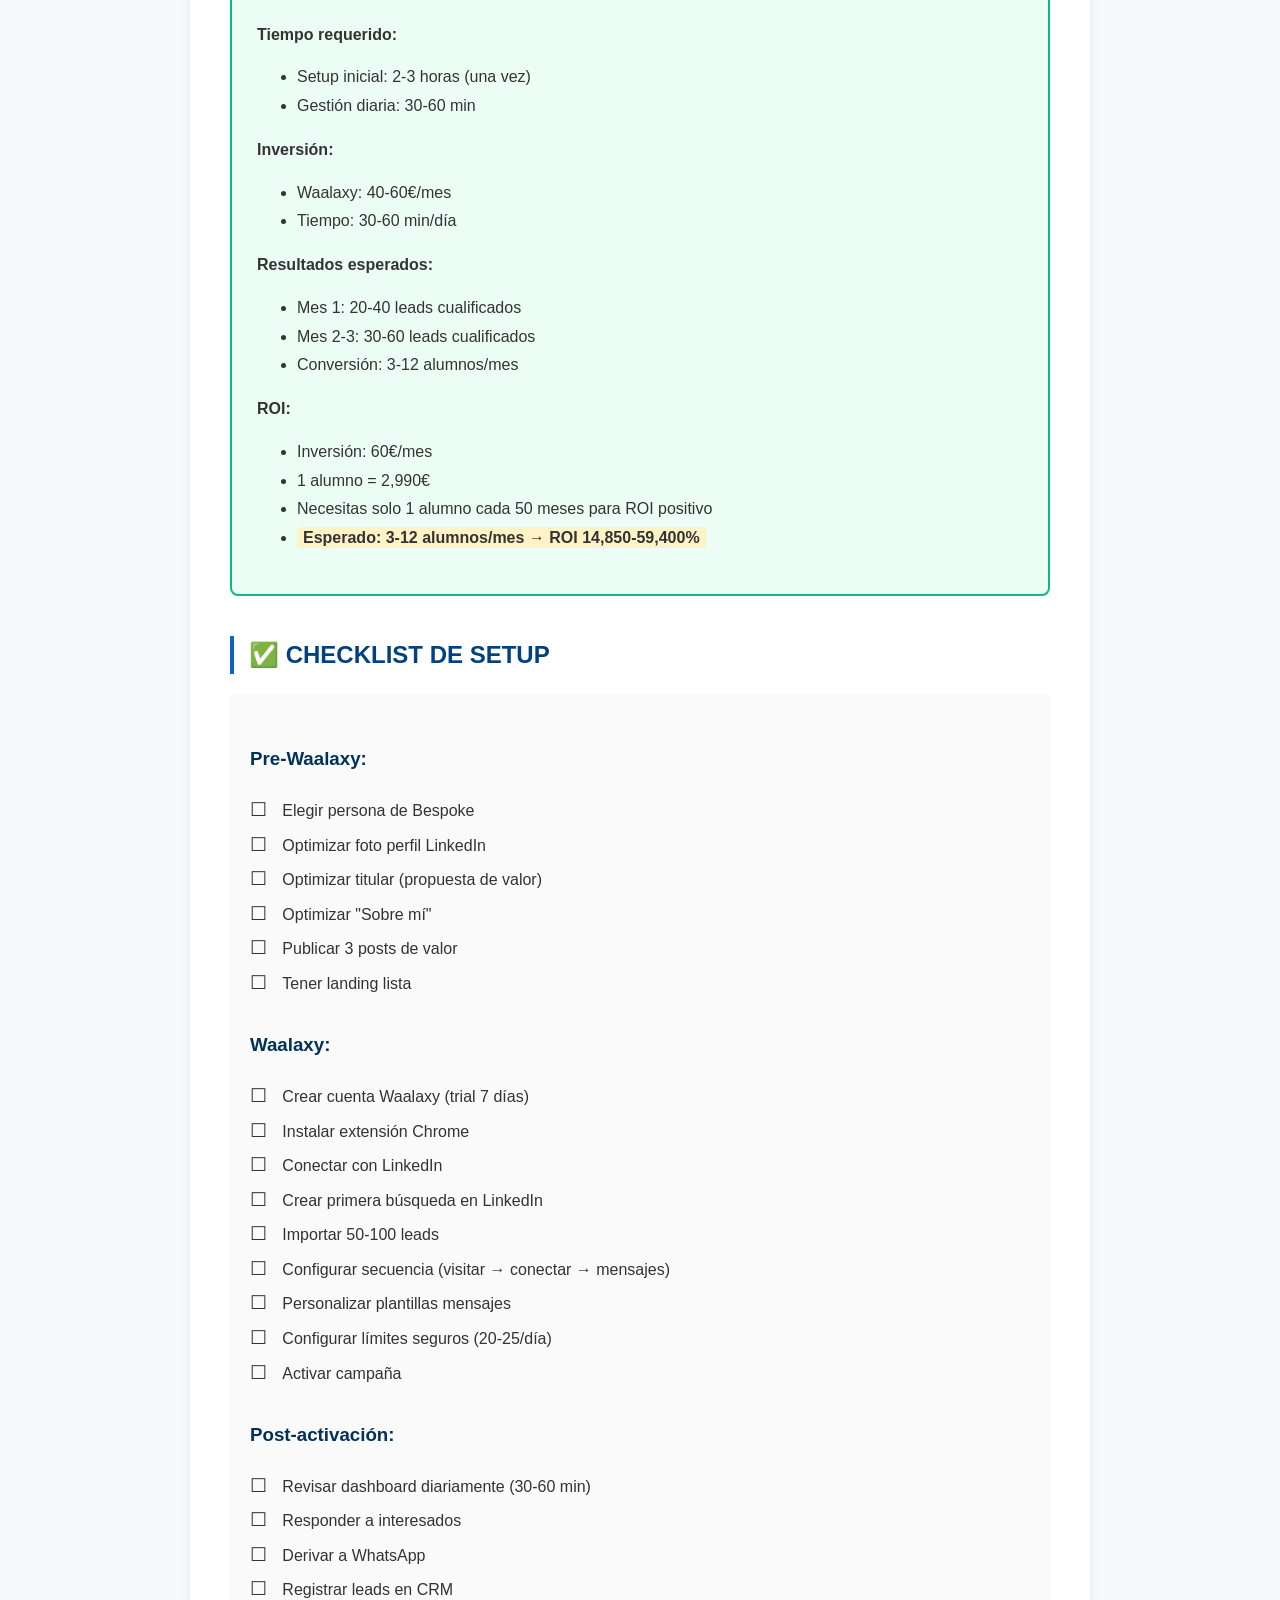
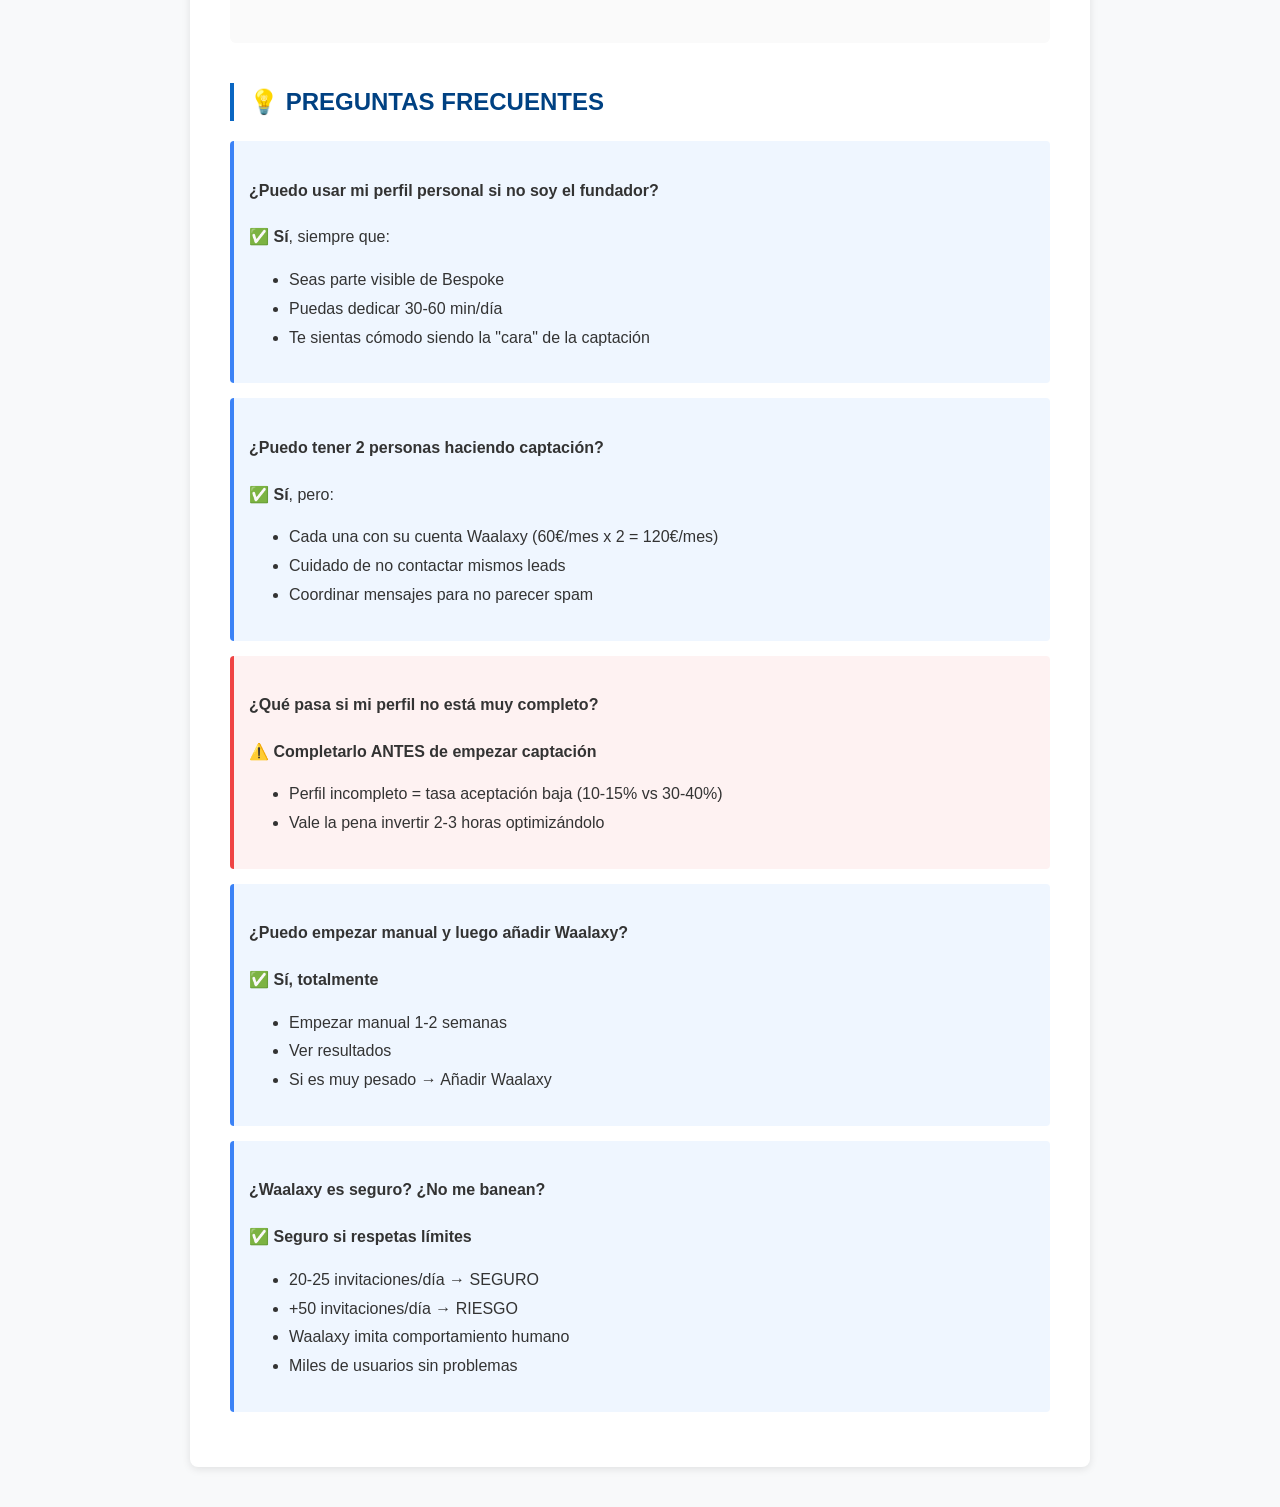
<file: negocio/LINKEDIN_SETUP_PERFIL_WAALAXY.html>
<!DOCTYPE html>
<html lang="es">
<head>
    <meta charset="UTF-8">
    <meta name="viewport" content="width=device-width, initial-scale=1.0">
    <title>LinkedIn + Waalaxy: Configuración para Bespoke</title>
    <style>
        body {
            font-family: -apple-system, BlinkMacSystemFont, 'Segoe UI', Roboto, Oxygen, Ubuntu, sans-serif;
            line-height: 1.6;
            max-width: 900px;
            margin: 0 auto;
            padding: 40px 20px;
            color: #333;
            background: #f8f9fa;
        }
        .container {
            background: white;
            padding: 40px;
            border-radius: 8px;
            box-shadow: 0 2px 8px rgba(0,0,0,0.1);
        }
        h1 {
            color: #0a66c2;
            border-bottom: 3px solid #0a66c2;
            padding-bottom: 15px;
            margin-bottom: 30px;
        }
        h2 {
            color: #004182;
            margin-top: 40px;
            border-left: 4px solid #0a66c2;
            padding-left: 15px;
        }
        h3 {
            color: #003159;
            margin-top: 30px;
        }
        .answer-box {
            background: #e7f3ff;
            border: 2px solid #0a66c2;
            padding: 25px;
            margin: 25px 0;
            border-radius: 8px;
            font-size: 1.1em;
        }
        .comparison-box {
            display: grid;
            grid-template-columns: 1fr 1fr;
            gap: 20px;
            margin: 25px 0;
        }
        .option-card {
            padding: 20px;
            border-radius: 8px;
            border: 2px solid #e5e7eb;
        }
        .option-manual {
            background: #fef3c7;
            border-color: #f59e0b;
        }
        .option-waalaxy {
            background: #d1fae5;
            border-color: #10b981;
        }
        .advantages {
            background: #f0fdf4;
            border-left: 4px solid #10b981;
            padding: 20px;
            margin: 20px 0;
            border-radius: 4px;
        }
        .disadvantages {
            background: #fef2f2;
            border-left: 4px solid #ef4444;
            padding: 20px;
            margin: 20px 0;
            border-radius: 4px;
        }
        .recommended {
            background: #ecfdf5;
            border: 2px solid #10b981;
            padding: 25px;
            border-radius: 8px;
            margin: 25px 0;
        }
        table {
            width: 100%;
            border-collapse: collapse;
            margin: 25px 0;
            background: white;
        }
        th, td {
            padding: 12px;
            text-align: left;
            border: 1px solid #e5e7eb;
        }
        th {
            background: #f3f4f6;
            font-weight: 600;
            color: #1f2937;
        }
        tr:nth-child(even) {
            background: #f9fafb;
        }
        .step-box {
            background: #f0f9ff;
            border-left: 4px solid #0ea5e9;
            padding: 20px;
            margin: 20px 0;
            border-radius: 4px;
        }
        .code-block {
            background: #1e293b;
            color: #e2e8f0;
            padding: 20px;
            border-radius: 6px;
            margin: 20px 0;
            font-family: 'Courier New', monospace;
            white-space: pre-wrap;
            overflow-x: auto;
        }
        .profile-example {
            background: #fff7ed;
            border-left: 4px solid #f97316;
            padding: 20px;
            margin: 20px 0;
            border-radius: 4px;
        }
        .checklist {
            background: #fafafa;
            padding: 20px;
            border-radius: 6px;
            margin: 20px 0;
        }
        .checklist ul {
            list-style: none;
            padding-left: 0;
        }
        .checklist li:before {
            content: "☐ ";
            font-size: 1.2em;
            margin-right: 10px;
        }
        .star {
            color: #f59e0b;
            font-size: 1.2em;
        }
        .highlight {
            background: #fef3c7;
            padding: 2px 6px;
            border-radius: 3px;
            font-weight: 600;
        }
        ul {
            line-height: 1.8;
        }
        ol {
            line-height: 1.8;
        }
        .warning {
            background: #fef2f2;
            border-left: 4px solid #ef4444;
            padding: 15px;
            margin: 15px 0;
            border-radius: 4px;
        }
        .info {
            background: #eff6ff;
            border-left: 4px solid #3b82f6;
            padding: 15px;
            margin: 15px 0;
            border-radius: 4px;
        }

        /* Estilos de impresión para PDF A4 */
        @media print {
            @page {
                size: A4;
                margin: 2cm 1.5cm;
            }

            body {
                background: white;
                max-width: 100%;
                padding: 0;
                margin: 0;
                font-size: 10pt;
                line-height: 1.4;
            }

            .container {
                box-shadow: none;
                padding: 0;
                border-radius: 0;
            }

            h1 {
                font-size: 18pt;
                page-break-after: avoid;
                margin-top: 0;
            }

            h2 {
                font-size: 14pt;
                page-break-after: avoid;
                margin-top: 20pt;
            }

            h3 {
                font-size: 12pt;
                page-break-after: avoid;
                margin-top: 15pt;
            }

            h4 {
                font-size: 11pt;
                page-break-after: avoid;
            }

            blockquote {
                page-break-inside: avoid;
            }

            /* Mantener bloques juntos */
            .answer-box, .comparison-box, .option-card,
            .advantages, .disadvantages, .recommended,
            .step-box, .profile-example, .checklist,
            .warning, .info, table {
                page-break-inside: avoid;
            }

            /* Simplificar fondos para impresión */
            .answer-box {
                background: white !important;
                border: 2px solid #0a66c2;
            }

            .option-card {
                background: white !important;
                border: 1px solid #333;
            }

            .option-manual {
                border-color: #f59e0b !important;
            }

            .option-waalaxy {
                border-color: #10b981 !important;
            }

            .advantages {
                background: white !important;
                border: 1px solid #10b981;
            }

            .disadvantages {
                background: white !important;
                border: 1px solid #ef4444;
            }

            .recommended {
                background: white !important;
                border: 2px solid #10b981;
            }

            .step-box {
                background: white !important;
                border: 1px solid #0ea5e9;
            }

            .profile-example {
                background: white !important;
                border: 1px solid #f97316;
            }

            .warning {
                background: white !important;
                border: 1px solid #ef4444;
            }

            .info {
                background: white !important;
                border: 1px solid #3b82f6;
            }

            .code-block {
                background: #f5f5f5 !important;
                color: #000 !important;
                border: 1px solid #ddd;
                font-size: 9pt;
                page-break-inside: avoid;
            }

            table {
                font-size: 9pt;
                border-collapse: collapse;
            }

            th, td {
                border: 1px solid #333;
                padding: 8px 6px;
            }

            th {
                background: #f0f0f0 !important;
            }

            tr:nth-child(even) {
                background: #f9f9f9 !important;
            }

            /* Evitar que elementos se corten */
            ul, ol {
                page-break-inside: avoid;
            }

            li {
                page-break-inside: avoid;
            }

            .highlight {
                background: #ffffcc !important;
            }

            .checklist li:before {
                content: "☐ ";
            }
        }
    </style>
</head>
<body>
    <div class="container">
        <h1>🔵 LINKEDIN + WAALAXY: CONFIGURACIÓN PARA BESPOKE</h1>

        <h2>🎯 TU PREGUNTA</h2>
        <blockquote style="font-style: italic; color: #666; border-left: 4px solid #ddd; padding-left: 20px;">
            "¿Recomiendas usar Waalaxy? ¿Con qué perfil se darían de alta?"
        </blockquote>

        <div class="answer-box">
            <h3>✅ RESPUESTA CORTA</h3>
            <p><strong>SÍ, recomiendo Waalaxy</strong> (60€/mes) porque:</p>
            <ul>
                <li>3x más eficiente que manual</li>
                <li>30-60 min/día vs 2-3 horas/día</li>
                <li>Resultados más consistentes</li>
            </ul>
            <p><strong>Perfil a usar:</strong></p>
            <ul>
                <li>✅ <strong>Perfil PERSONAL</strong> de alguien de Bespoke</li>
                <li>❌ NO perfil corporativo de la empresa</li>
                <li>Idealmente: Fundador, Director, o Profesor principal</li>
            </ul>
        </div>

        <h2>📊 COMPARATIVA: MANUAL vs. WAALAXY</h2>

        <div class="comparison-box">
            <div class="option-card option-manual">
                <h3>OPCIÓN 1: MANUAL (GRATIS)</h3>
                <p><strong>Tiempo:</strong> 2-3 horas/día</p>
                <p><strong>Resultados:</strong> 2-5 alumnos/mes</p>
                <div class="advantages">
                    <strong>✅ Ventajas:</strong>
                    <ul>
                        <li>Gratis</li>
                        <li>100% control</li>
                        <li>Muy personalizado</li>
                    </ul>
                </div>
                <div class="disadvantages">
                    <strong>❌ Desventajas:</strong>
                    <ul>
                        <li>MUY lento</li>
                        <li>Requiere 2-3h/día</li>
                        <li>Agotador</li>
                    </ul>
                </div>
            </div>

            <div class="option-card option-waalaxy">
                <h3>OPCIÓN 2: WAALAXY <span class="star">⭐</span></h3>
                <p><strong>Tiempo:</strong> 30-60 min/día</p>
                <p><strong>Resultados:</strong> 3-12 alumnos/mes</p>
                <div class="advantages">
                    <strong>✅ Ventajas:</strong>
                    <ul>
                        <li>3x más rápido</li>
                        <li>Solo 30-60 min/día</li>
                        <li>Consistente</li>
                        <li>Dashboard métricas</li>
                    </ul>
                </div>
                <div class="disadvantages">
                    <strong>❌ Desventajas:</strong>
                    <ul>
                        <li>Cuesta 60€/mes</li>
                        <li>Configuración 1h</li>
                    </ul>
                </div>
            </div>
        </div>

        <div class="recommended">
            <h3>🎯 MI RECOMENDACIÓN: WAALAXY</h3>
            <p><strong>Por qué:</strong></p>
            <ul>
                <li>Inversión: 60€/mes</li>
                <li>Ahorro de tiempo: 1.5-2h/día (valorado en 300-400€/mes a 20€/hora)</li>
                <li>Mejores resultados: 2x más alumnos</li>
                <li><span class="highlight">ROI claro: Con 1 alumno extra/mes (2,990€) pagas 49 meses de Waalaxy</span></li>
            </ul>
            <p><strong>Para Bespoke tiene sentido porque:</strong></p>
            <ul>
                <li>No tienen tiempo para 2-3h/día en LinkedIn</li>
                <li>60€/mes es nada comparado con el valor de 1 alumno</li>
                <li>Consistencia garantizada (el sistema no se cansa)</li>
            </ul>
        </div>

        <h2>👤 ¿CON QUÉ PERFIL DE LINKEDIN?</h2>

        <h3>✅ OPCIÓN CORRECTA: PERFIL PERSONAL</h3>
        <p><strong>Debe ser el perfil PERSONAL de alguien de Bespoke:</strong></p>

        <div class="step-box">
            <h4>1️⃣ FUNDADOR / DIRECTOR <span class="star">⭐ MEJOR OPCIÓN</span></h4>
            <ul>
                <li>Más autoridad</li>
                <li>Más credibilidad</li>
                <li>Mayor tasa de aceptación</li>
                <li>Ejemplo: "Juan García - Fundador de Bespoke School of Finance"</li>
            </ul>
        </div>

        <div class="step-box">
            <h4>2️⃣ PROFESOR PRINCIPAL / EXPERTO</h4>
            <ul>
                <li>Experto reconocido en finanzas</li>
                <li>Genera confianza técnica</li>
                <li>Ejemplo: "María López - Profesora de Finanzas Corporativas | Bespoke School"</li>
            </ul>
        </div>

        <div class="step-box">
            <h4>3️⃣ RESPONSABLE COMERCIAL / MARKETING</h4>
            <ul>
                <li>Dedicado a captación</li>
                <li>Disponible para responder rápido</li>
                <li>Ejemplo: "Pedro Martínez - Business Development | Bespoke School of Finance"</li>
            </ul>
        </div>

        <h3>❌ NO USAR: PERFIL CORPORATIVO</h3>
        <div class="warning">
            <p><strong>Por qué NO usar página de empresa:</strong></p>
            <ul>
                <li>Menor tasa de aceptación (15-20% vs 30-40%)</li>
                <li>Menos personal (nadie quiere conectar con "una empresa")</li>
                <li>LinkedIn penaliza más a empresas por spam</li>
                <li>Conversiones más bajas</li>
            </ul>
        </div>

        <h4>Comparativa:</h4>
        <table>
            <tr>
                <th>Métrica</th>
                <th>Perfil Personal</th>
                <th>Página Empresa</th>
            </tr>
            <tr>
                <td>Tasa aceptación</td>
                <td style="background: #d1fae5;"><strong>30-40%</strong></td>
                <td>15-20%</td>
            </tr>
            <tr>
                <td>Tasa respuesta</td>
                <td style="background: #d1fae5;"><strong>15-25%</strong></td>
                <td>5-10%</td>
            </tr>
            <tr>
                <td>Credibilidad</td>
                <td style="background: #d1fae5;"><strong>⭐⭐⭐⭐⭐</strong></td>
                <td>⭐⭐</td>
            </tr>
            <tr>
                <td>Conversión final</td>
                <td style="background: #d1fae5;"><strong>10-20%</strong></td>
                <td>5-8%</td>
            </tr>
        </table>
        <p><strong>Conclusión: SIEMPRE perfil personal.</strong></p>

        <h2>🔧 SETUP PASO A PASO</h2>

        <div class="step-box">
            <h3>PASO 1: ELEGIR LA PERSONA</h3>
            <p><strong>Criterios:</strong></p>
            <ul>
                <li>✅ Tiene perfil LinkedIn activo</li>
                <li>✅ Dispone de 30-60 min/día</li>
                <li>✅ Quiere ser la "cara" de Bespoke</li>
                <li>✅ Puede responder mensajes rápido</li>
            </ul>
            <p><strong>Preguntas para decidir:</strong></p>
            <ol>
                <li>¿Quién es la persona más visible/conocida de Bespoke?</li>
                <li>¿Quién tiene mejor perfil de LinkedIn?</li>
                <li>¿Quién puede dedicar 30-60 min/día a esto?</li>
                <li>¿Quién disfruta networking?</li>
            </ol>
        </div>

        <div class="step-box">
            <h3>PASO 2: OPTIMIZAR PERFIL LINKEDIN</h3>

            <h4>FOTO DE PERFIL</h4>
            <ul>
                <li>✅ Profesional</li>
                <li>✅ Buena calidad</li>
                <li>✅ Fondo neutro</li>
                <li>✅ Sonriente y cercano</li>
                <li>❌ Logo de empresa (es perfil personal)</li>
            </ul>

            <h4>TITULAR (MUY IMPORTANTE)</h4>
            <div class="warning">
                <p>No poner solo: <em>"Fundador en Bespoke School of Finance"</em></p>
            </div>

            <div class="profile-example">
                <p><strong>✅ Poner propuesta de valor:</strong></p>
                <div class="code-block">"Ayudo a profesionales junior a dominar finanzas corporativas |
Fundador Bespoke School of Finance | Modelización Financiera | Valoración"</div>

                <p><strong>O más directo:</strong></p>
                <div class="code-block">"Formación práctica en Finanzas Corporativas para profesionales |
Ex-[Empresa reconocida] | Fundador @Bespoke School"</div>
            </div>

            <p><strong>Palabras clave a incluir:</strong></p>
            <ul>
                <li>Finanzas corporativas</li>
                <li>Modelización financiera</li>
                <li>Valoración de empresas</li>
                <li>M&A (si aplica)</li>
                <li>Excel financiero</li>
                <li>El nombre "Bespoke School of Finance"</li>
            </ul>

            <h4>SOBRE MÍ (RESUMEN)</h4>
            <div class="profile-example">
                <p><strong>Estructura recomendada:</strong></p>
                <div class="code-block">👋 Soy [Nombre], fundador de Bespoke School of Finance.

🎯 Ayudo a profesionales junior en finanzas a acelerar su carrera
dominando modelización financiera, valoración y análisis avanzado.

📊 Con +[X] años en [sector/empresas], he visto que la diferencia
entre un analista junior y uno senior no es el título, sino las
habilidades técnicas correctas.

🎓 Por eso creé Bespoke: formación práctica e intensiva que te
prepara para los retos reales de consultoría, M&A, y corporate finance.

💼 He trabajado en: [Empresas reconocidas]
📚 He formado a +[X] profesionales que ahora trabajan en [empresas top]

¿Quieres dar el siguiente paso en tu carrera financiera?
📩 Envíame un mensaje o visita: [landing]</div>
            </div>

            <h4>ACTIVIDAD (IMPORTANTE)</h4>
            <p><strong>Antes de empezar captación, publicar 3-5 posts:</strong></p>

            <div class="profile-example">
                <p><strong>Post 1: Presentación</strong></p>
                <div class="code-block">Después de [X] años en [sector], decidí crear Bespoke School of Finance.

¿Por qué?

Porque vi demasiados analistas brillantes estancados por no dominar
las herramientas técnicas correctas: modelización, valoración, Excel avanzado.

Ahora ayudo a profesionales como tú a dar el salto que necesitas.

¿Estás listo para el siguiente nivel?</div>

                <p><strong>Post 2: Valor educativo</strong></p>
                <div class="code-block">5 errores que veo en juniors al hacer un modelo DCF:

1. No proyectar flujos de caja, sino P&L
2. Ignorar working capital
3. WACC mal calculado
4. Terminal value sin sentido
5. No hacer análisis de sensibilidad

¿Cometes alguno de estos?</div>

                <p><strong>Post 3: Caso de éxito</strong></p>
                <div class="code-block">Hace 6 meses, María era analista junior en [empresa].

Hoy lidera proyectos de valoración complejos.

¿Qué cambió?

Hizo nuestro curso intensivo de modelización financiera.

8 semanas de práctica real, no teoría.

Si María pudo, tú también.</div>
            </div>

            <p><strong>Frecuencia:</strong> 2-3 posts/semana durante captación</p>
        </div>

        <div class="step-box">
            <h3>PASO 3: CREAR CUENTA WAALAXY</h3>

            <h4>A. Registro</h4>
            <ol>
                <li>Ir a: <a href="https://www.waalaxy.com/" target="_blank">https://www.waalaxy.com/</a></li>
                <li>Clic "Start free trial" (7 días gratis)</li>
                <li>Crear cuenta con email de Bespoke</li>
                <li><strong>NO necesitan tarjeta para trial</strong></li>
            </ol>

            <h4>B. Elegir plan</h4>
            <table>
                <tr>
                    <th>Plan</th>
                    <th>Precio</th>
                    <th>Características</th>
                </tr>
                <tr>
                    <td><strong>PRO</strong></td>
                    <td>40€/mes</td>
                    <td>
                        • 100 invitaciones/semana<br>
                        • Secuencias básicas<br>
                        • Suficiente para empezar
                    </td>
                </tr>
                <tr style="background: #d1fae5;">
                    <td><strong>BUSINESS <span class="star">⭐</span></strong></td>
                    <td>60€/mes</td>
                    <td>
                        • 200 invitaciones/semana<br>
                        • Secuencias ilimitadas<br>
                        • Multi-secuencias<br>
                        • Importación CSV
                    </td>
                </tr>
            </table>
            <p><strong>Mi recomendación:</strong> Empezar con PRO (40€/mes), subir a Business (60€/mes) si funciona bien.</p>

            <h4>C. Instalar extensión Chrome</h4>
            <ol>
                <li>Waalaxy te redirige automáticamente</li>
                <li>Añadir extensión a Chrome</li>
                <li>Hacer login en LinkedIn</li>
                <li>Waalaxy detecta tu sesión de LinkedIn</li>
                <li>✅ Conectado</li>
            </ol>
        </div>

        <div class="step-box">
            <h3>PASO 4: CONFIGURAR PRIMERA CAMPAÑA</h3>

            <h4>A. Buscar perfiles objetivo en LinkedIn</h4>
            <div class="code-block">Palabras clave: "Financial Analyst" OR "Estudiante Economía" OR "Consultor Junior"
Ubicación: España
Nivel: Estudiante, Nivel inicial, Asociado
Sector: Consultoría, Servicios financieros, Banca</div>

            <h4>B. Importar leads a Waalaxy</h4>
            <ol>
                <li>Clic en icono Waalaxy (esquina superior derecha LinkedIn)</li>
                <li>"Import from search"</li>
                <li>Seleccionar búsqueda guardada</li>
                <li>Importar primeros 50-100 leads</li>
            </ol>

            <h4>C. Crear secuencia</h4>
            <div class="info">
                <p><strong>Secuencia recomendada:</strong></p>
                <div class="code-block">PASO 1: Visitar perfil (Día 0)
   ↓ Esperar 2 días
PASO 2: Enviar solicitud de conexión SIN nota (Día 2)
   ↓ Si acepta (esperar 3 días)
PASO 3: Mensaje 1 - Apertura suave (Día 5)
   ↓ Si no responde (esperar 4 días)
PASO 4: Mensaje 2 - Valor + oferta (Día 9)
   ↓ Si no responde (esperar 5 días)
PASO 5: Mensaje 3 - Último intento (Día 14)</div>
            </div>

            <h4>D. Plantillas de mensajes</h4>
            <div class="profile-example">
                <p><strong>MENSAJE 1 (Post-conexión - Día 5)</strong></p>
                <div class="code-block">Hola {firstName},

Gracias por conectar! Vi que estás en {company} como {jobTitle}.

Yo ayudo a profesionales junior en finanzas a dominar modelización
financiera y valoración.

¿Cómo va todo por {company}?

Saludos,
[Nombre]</div>

                <p><strong>MENSAJE 2 (Follow-up - Día 9)</strong></p>
                <div class="code-block">Hola {firstName},

Por si te interesa: lanzamos un programa intensivo de finanzas corporativas
para perfiles como el tuyo (junior en {company}).

8 semanas prácticas: modelización, valoración, Excel avanzado.

¿Te gustaría que te pase más info?

Saludos!</div>

                <p><strong>MENSAJE 3 (Último intento - Día 14)</strong></p>
                <div class="code-block">Hola {firstName},

Última oportunidad para info del programa de finanzas.

Si no es para ti, sin problema! Pero si te interesa acelerar tu carrera,
aquí estoy.

Éxito en {company}!

Saludos,
[Nombre]</div>
            </div>

            <h4>E. Configurar límites seguros</h4>
            <div class="warning">
                <p><strong>En Waalaxy Settings:</strong></p>
                <ul>
                    <li>Invitaciones/día: <strong>20-25</strong> (máximo seguro)</li>
                    <li>Mensajes/día: <strong>15-20</strong></li>
                    <li>Horario: 9:00-18:00 (horario laboral)</li>
                    <li>Días: Lunes-Viernes (no fines de semana)</li>
                </ul>
                <p><strong>¿Por qué estos límites?</strong></p>
                <ul>
                    <li>LinkedIn permite 100 invitaciones/semana</li>
                    <li>Si envías 25/día x 5 días = 125/semana → RIESGO</li>
                    <li>Recomendado: 20-25/día = 100-125/semana → SEGURO</li>
                    <li>Waalaxy respeta límites automáticamente</li>
                </ul>
            </div>
        </div>

        <div class="step-box">
            <h3>PASO 5: ACTIVAR Y MONITORIZAR</h3>

            <h4>A. Activar campaña</h4>
            <ol>
                <li>Revisar configuración</li>
                <li>Clic "Start campaign"</li>
                <li>✅ Waalaxy empieza a trabajar automáticamente</li>
            </ol>

            <h4>B. Qué pasa ahora (automático):</h4>
            <ul>
                <li><strong>Día 0:</strong> Waalaxy visita 25 perfiles</li>
                <li><strong>Día 2:</strong> Waalaxy envía 25 solicitudes de conexión</li>
                <li><strong>Día 5:</strong> Si aceptan, envía Mensaje 1 automáticamente</li>
                <li><strong>Día 9:</strong> Si no responden, envía Mensaje 2 automáticamente</li>
                <li><strong>Día 14:</strong> Si no responden, envía Mensaje 3 automáticamente</li>
            </ul>

            <h4>C. Tu trabajo diario (30-60 min):</h4>
            <ol>
                <li>Revisar respuestas en Waalaxy dashboard</li>
                <li>Responder manualmente a los interesados</li>
                <li>Derivar a WhatsApp si muestran interés</li>
                <li>Registrar en CRM los leads cualificados</li>
            </ol>
        </div>

        <h2>📊 RESULTADOS ESPERADOS (PRIMERA SEMANA)</h2>
        <div class="info">
            <div class="code-block">DÍA 1-2:
Waalaxy visita perfiles + envía solicitudes
Tú: Solo revisas que funciona (5 min)

DÍA 3-5:
Primeras aceptaciones (25-35%)
Waalaxy envía Mensaje 1 automáticamente
Tú: Solo revisas (5 min)

DÍA 6-7:
Primeras respuestas (15-25% de los que aceptaron)
Tú: Respondes a interesados (30 min)

RESULTADO SEMANA 1:
- 100 solicitudes enviadas
- 30-35 aceptadas
- 5-8 respuestas
- 2-4 interesados reales</div>
        </div>

        <h2>🎯 RECOMENDACIÓN FINAL PARA BESPOKE</h2>
        <div class="recommended">
            <h3>SETUP IDEAL:</h3>
            <p><strong>Perfil a usar:</strong></p>
            <ul>
                <li>Fundador o Director de Bespoke</li>
                <li>Optimizar perfil ANTES de empezar</li>
                <li>Publicar 3-5 posts de valor</li>
            </ul>

            <p><strong>Herramienta:</strong></p>
            <ul>
                <li>Waalaxy Plan PRO: 40€/mes (para empezar)</li>
                <li>Upgrade a Business (60€/mes) si funciona bien</li>
            </ul>

            <p><strong>Tiempo requerido:</strong></p>
            <ul>
                <li>Setup inicial: 2-3 horas (una vez)</li>
                <li>Gestión diaria: 30-60 min</li>
            </ul>

            <p><strong>Inversión:</strong></p>
            <ul>
                <li>Waalaxy: 40-60€/mes</li>
                <li>Tiempo: 30-60 min/día</li>
            </ul>

            <p><strong>Resultados esperados:</strong></p>
            <ul>
                <li>Mes 1: 20-40 leads cualificados</li>
                <li>Mes 2-3: 30-60 leads cualificados</li>
                <li>Conversión: 3-12 alumnos/mes</li>
            </ul>

            <p><strong>ROI:</strong></p>
            <ul>
                <li>Inversión: 60€/mes</li>
                <li>1 alumno = 2,990€</li>
                <li>Necesitas solo 1 alumno cada 50 meses para ROI positivo</li>
                <li><span class="highlight">Esperado: 3-12 alumnos/mes → ROI 14,850-59,400%</span></li>
            </ul>
        </div>

        <h2>✅ CHECKLIST DE SETUP</h2>
        <div class="checklist">
            <h3>Pre-Waalaxy:</h3>
            <ul>
                <li>Elegir persona de Bespoke</li>
                <li>Optimizar foto perfil LinkedIn</li>
                <li>Optimizar titular (propuesta de valor)</li>
                <li>Optimizar "Sobre mí"</li>
                <li>Publicar 3 posts de valor</li>
                <li>Tener landing lista</li>
            </ul>

            <h3>Waalaxy:</h3>
            <ul>
                <li>Crear cuenta Waalaxy (trial 7 días)</li>
                <li>Instalar extensión Chrome</li>
                <li>Conectar con LinkedIn</li>
                <li>Crear primera búsqueda en LinkedIn</li>
                <li>Importar 50-100 leads</li>
                <li>Configurar secuencia (visitar → conectar → mensajes)</li>
                <li>Personalizar plantillas mensajes</li>
                <li>Configurar límites seguros (20-25/día)</li>
                <li>Activar campaña</li>
            </ul>

            <h3>Post-activación:</h3>
            <ul>
                <li>Revisar dashboard diariamente (30-60 min)</li>
                <li>Responder a interesados</li>
                <li>Derivar a WhatsApp</li>
                <li>Registrar leads en CRM</li>
            </ul>
        </div>

        <h2>💡 PREGUNTAS FRECUENTES</h2>

        <div class="info">
            <h4>¿Puedo usar mi perfil personal si no soy el fundador?</h4>
            <p>✅ <strong>Sí</strong>, siempre que:</p>
            <ul>
                <li>Seas parte visible de Bespoke</li>
                <li>Puedas dedicar 30-60 min/día</li>
                <li>Te sientas cómodo siendo la "cara" de la captación</li>
            </ul>
        </div>

        <div class="info">
            <h4>¿Puedo tener 2 personas haciendo captación?</h4>
            <p>✅ <strong>Sí</strong>, pero:</p>
            <ul>
                <li>Cada una con su cuenta Waalaxy (60€/mes x 2 = 120€/mes)</li>
                <li>Cuidado de no contactar mismos leads</li>
                <li>Coordinar mensajes para no parecer spam</li>
            </ul>
        </div>

        <div class="warning">
            <h4>¿Qué pasa si mi perfil no está muy completo?</h4>
            <p>⚠️ <strong>Completarlo ANTES de empezar captación</strong></p>
            <ul>
                <li>Perfil incompleto = tasa aceptación baja (10-15% vs 30-40%)</li>
                <li>Vale la pena invertir 2-3 horas optimizándolo</li>
            </ul>
        </div>

        <div class="info">
            <h4>¿Puedo empezar manual y luego añadir Waalaxy?</h4>
            <p>✅ <strong>Sí, totalmente</strong></p>
            <ul>
                <li>Empezar manual 1-2 semanas</li>
                <li>Ver resultados</li>
                <li>Si es muy pesado → Añadir Waalaxy</li>
            </ul>
        </div>

        <div class="info">
            <h4>¿Waalaxy es seguro? ¿No me banean?</h4>
            <p>✅ <strong>Seguro si respetas límites</strong></p>
            <ul>
                <li>20-25 invitaciones/día → SEGURO</li>
                <li>+50 invitaciones/día → RIESGO</li>
                <li>Waalaxy imita comportamiento humano</li>
                <li>Miles de usuarios sin problemas</li>
            </ul>
        </div>

    </div>
</body>
</html>
</file>
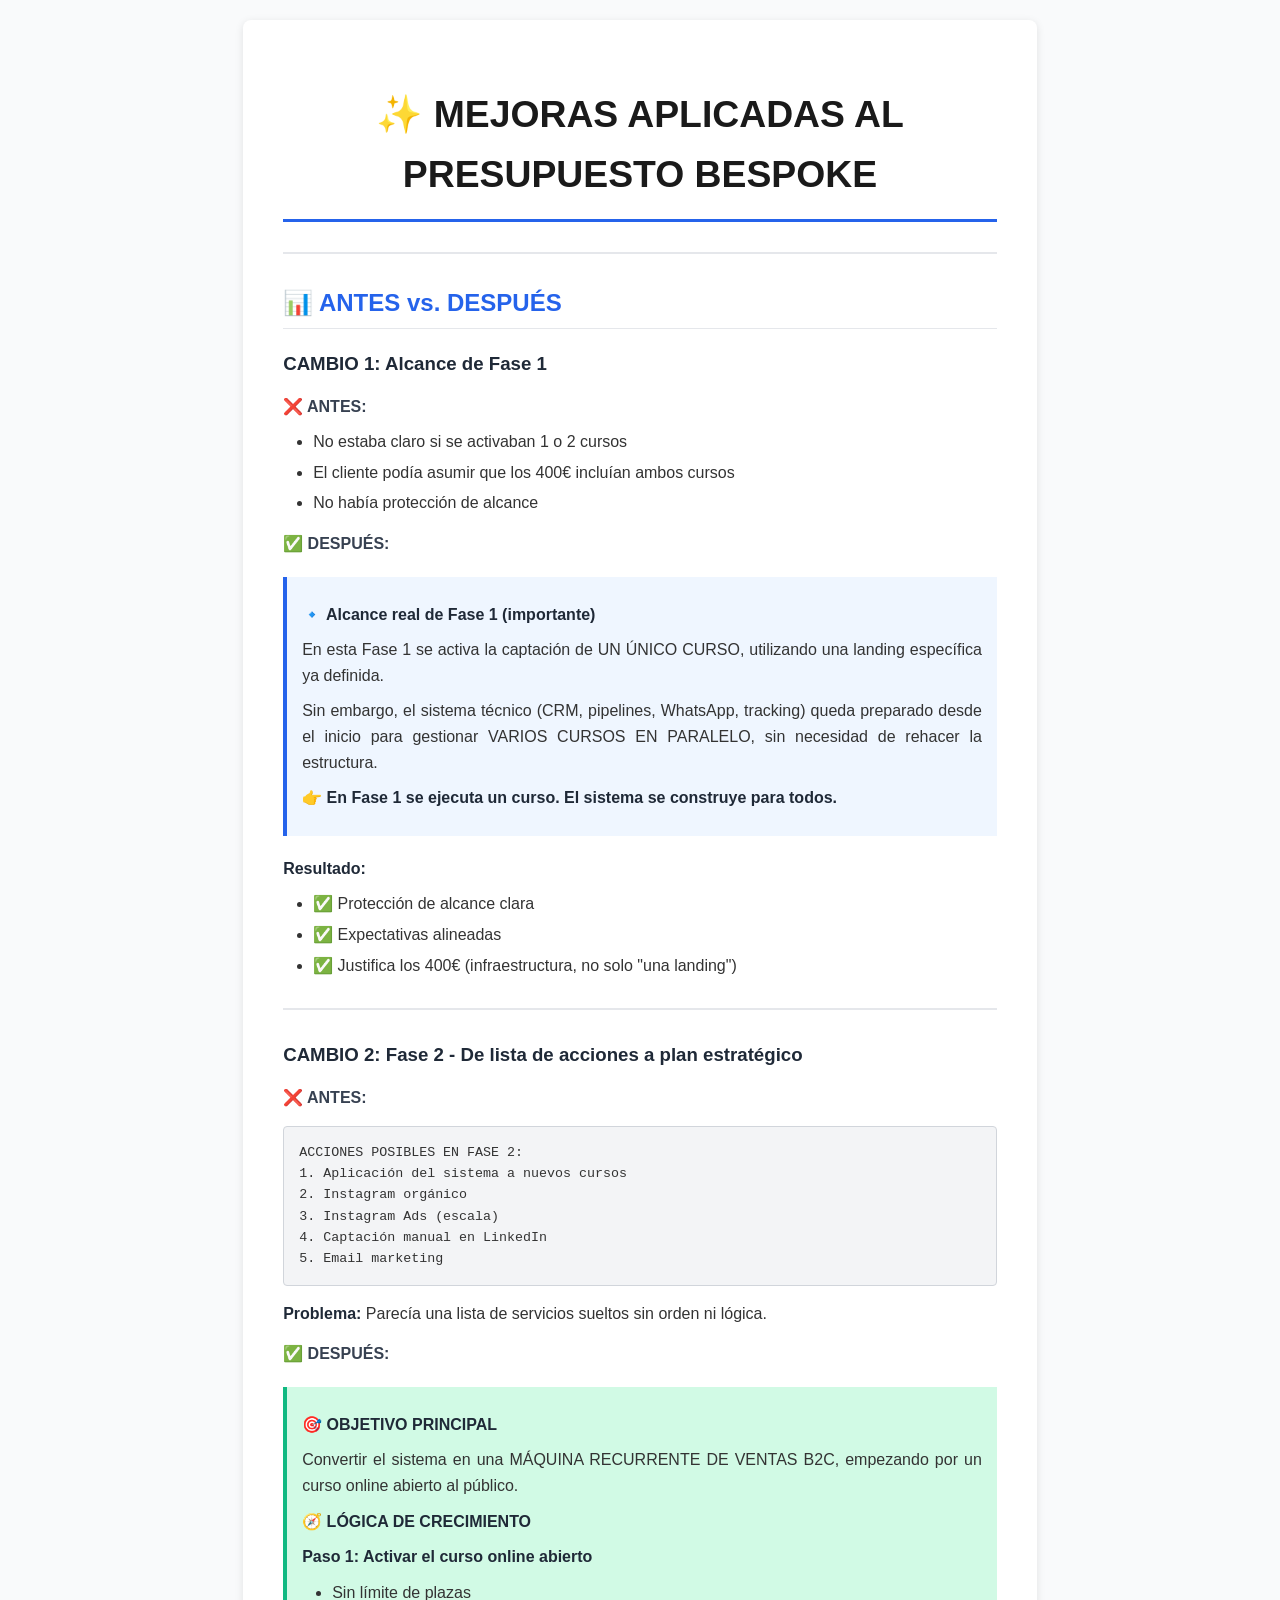
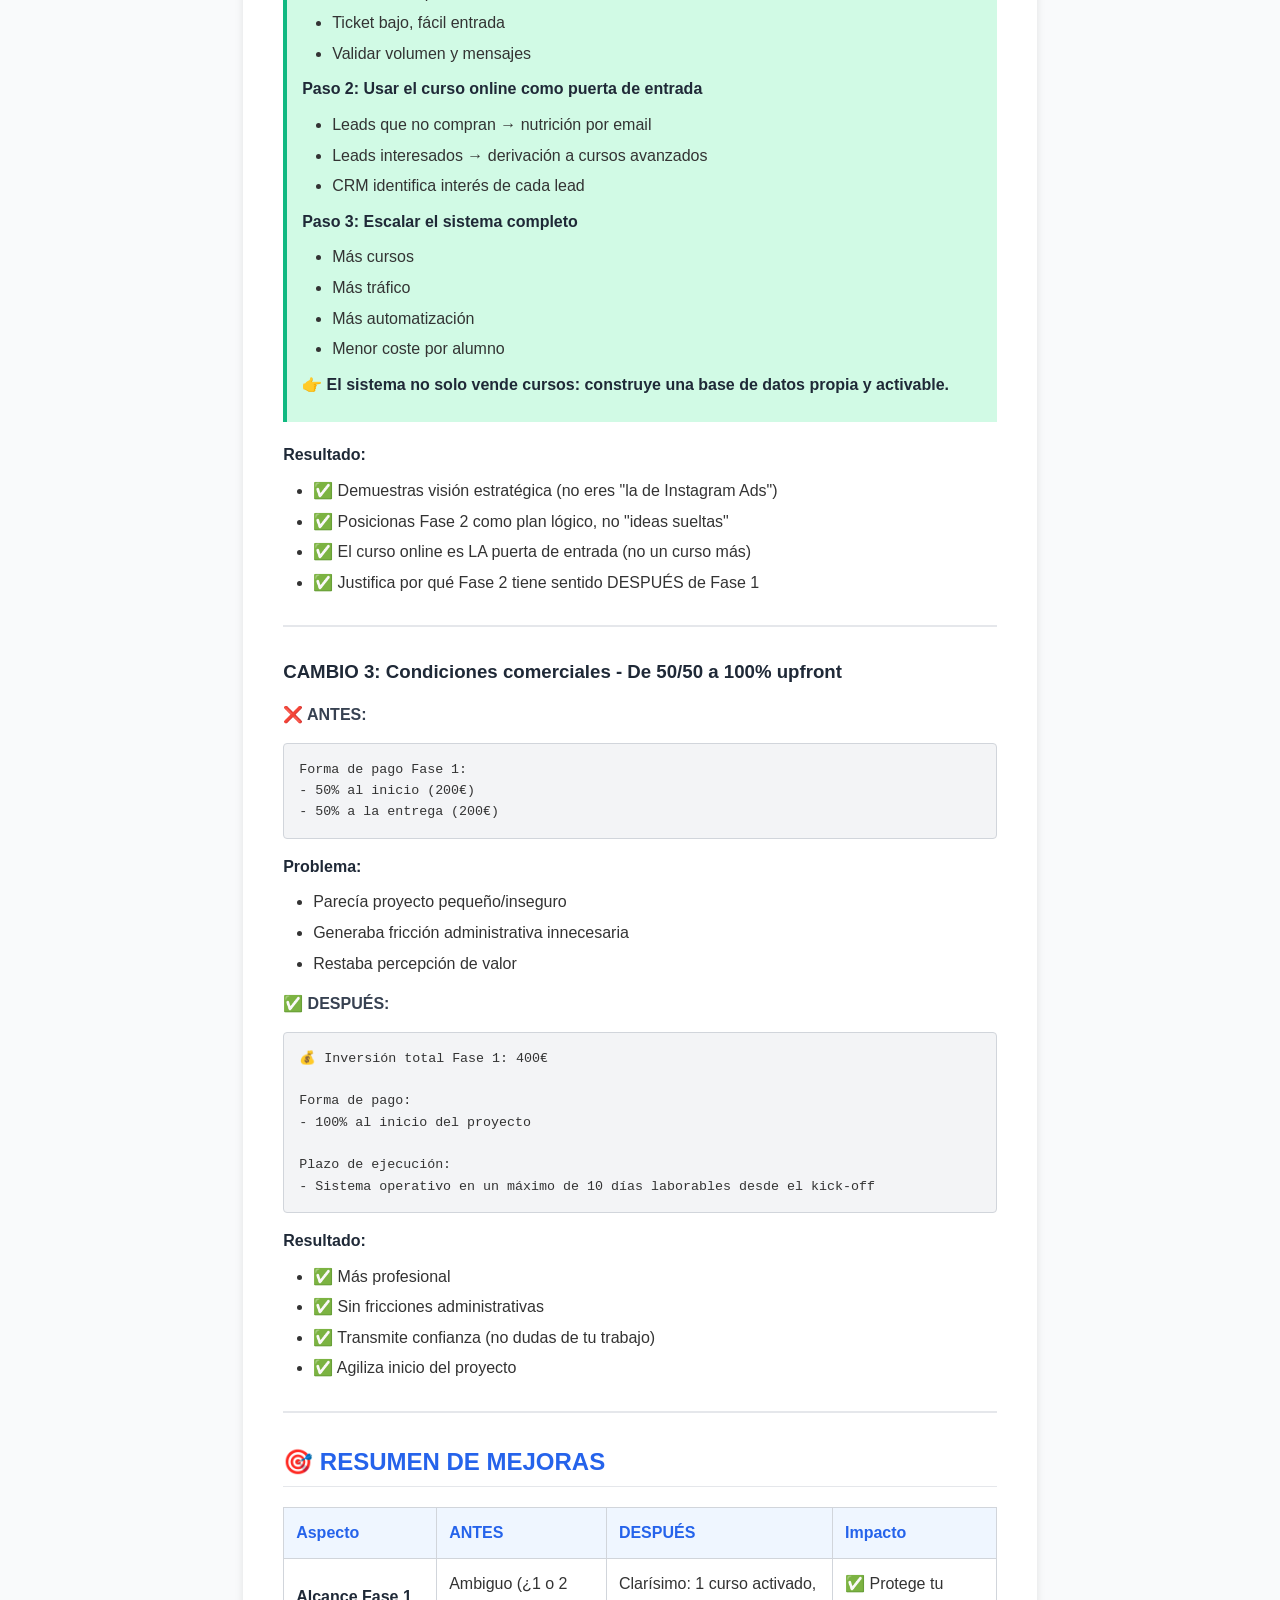
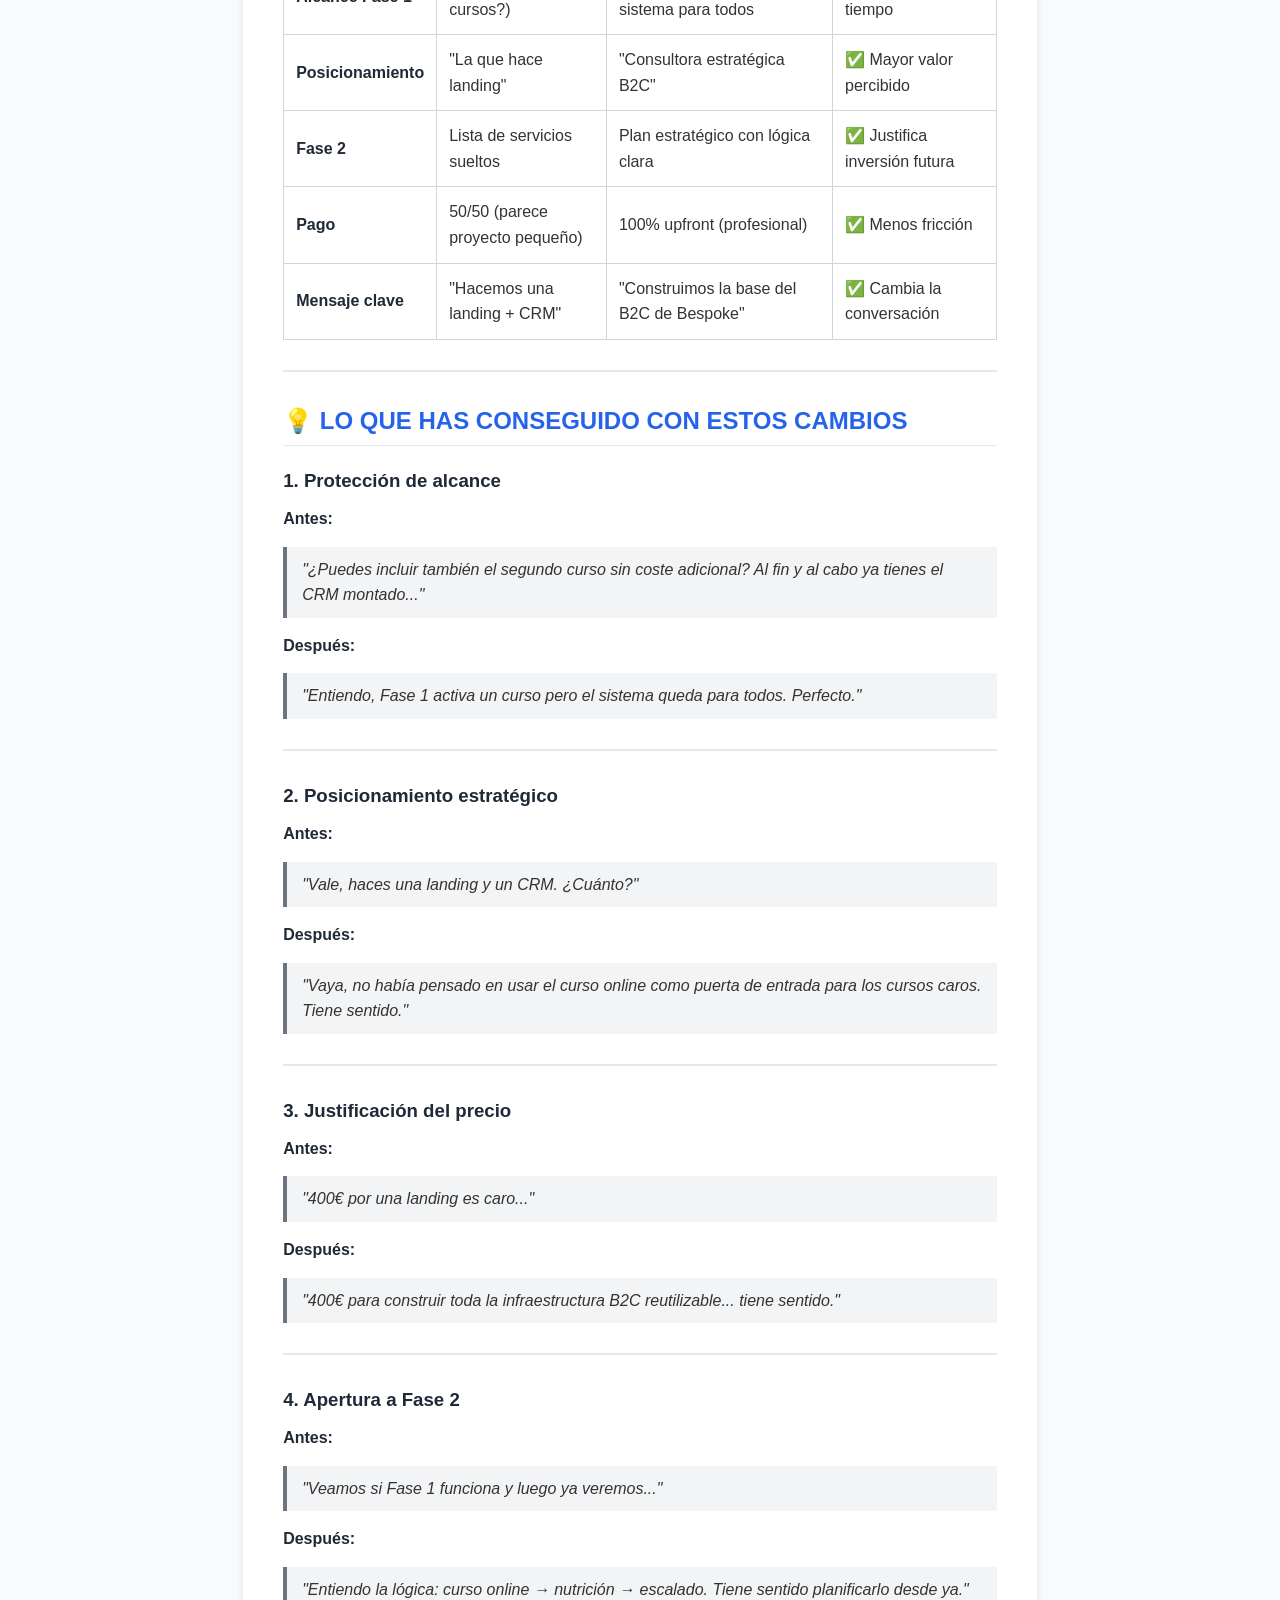
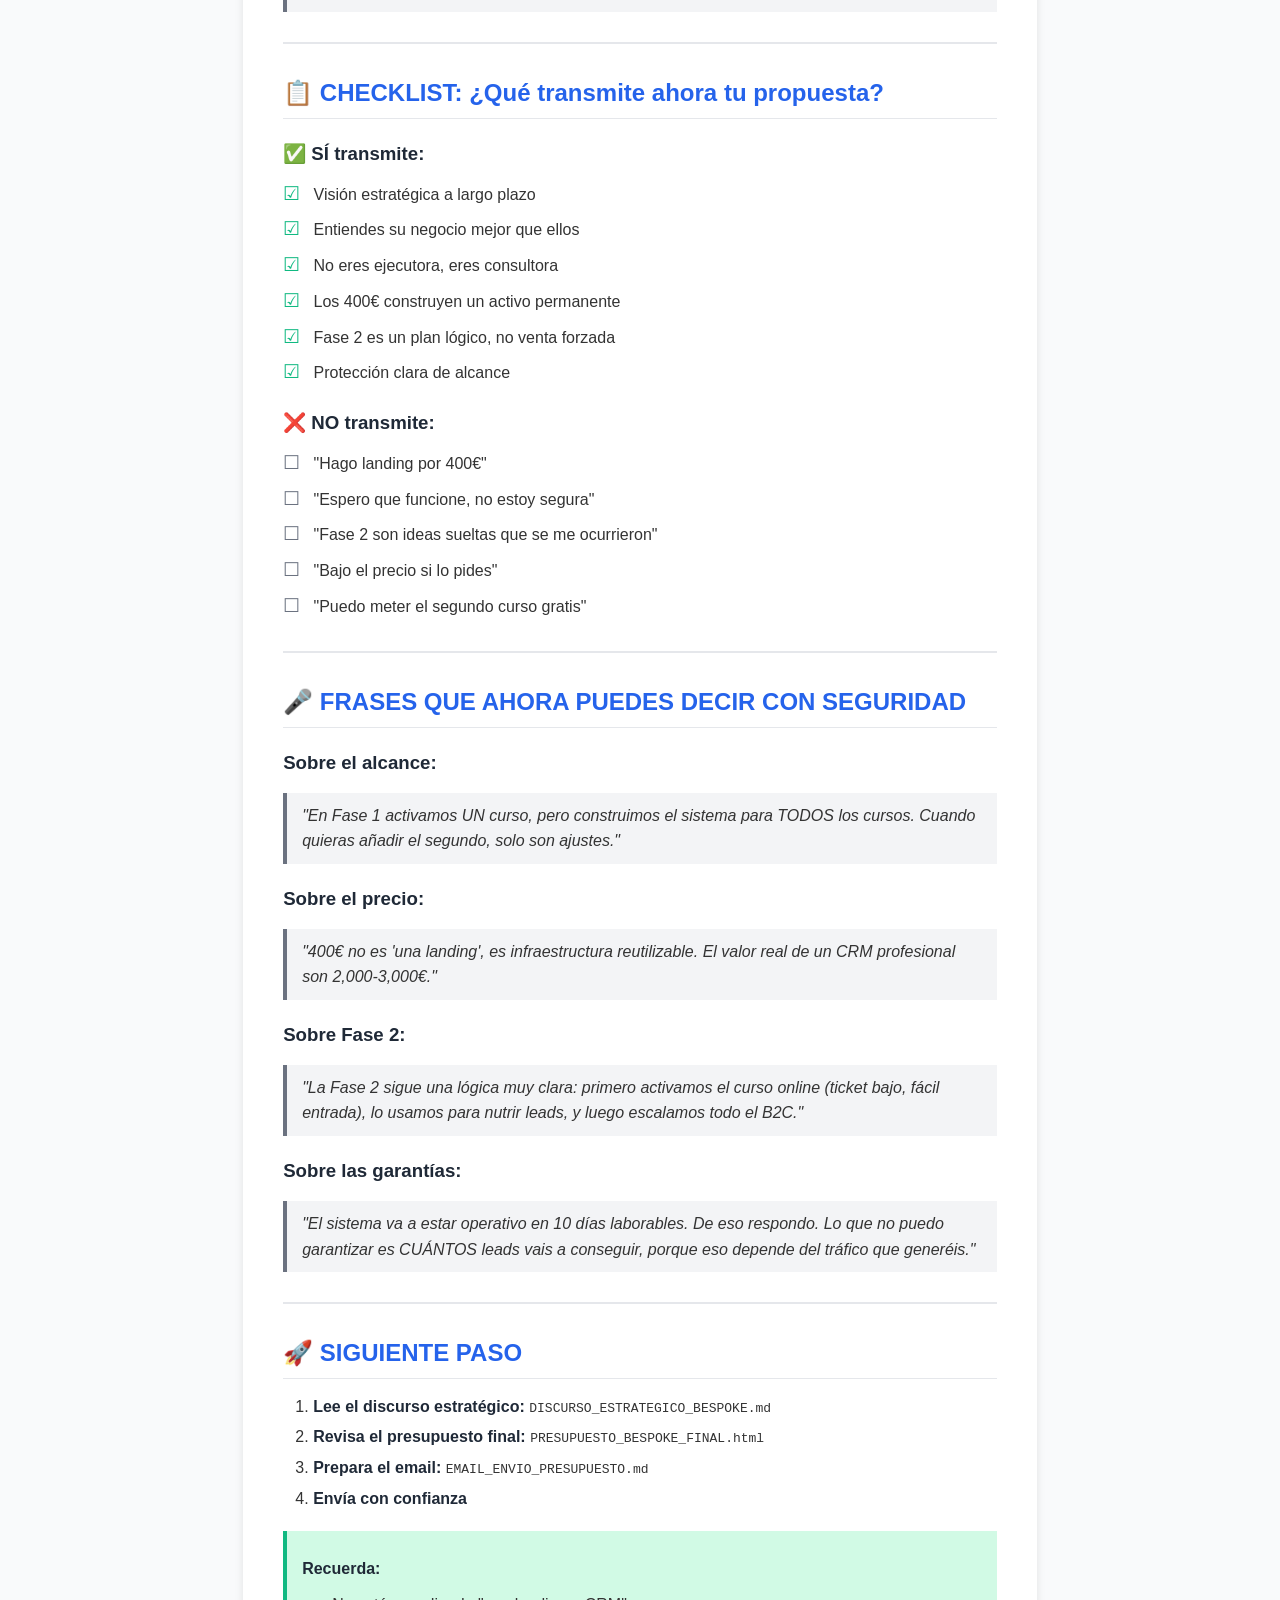
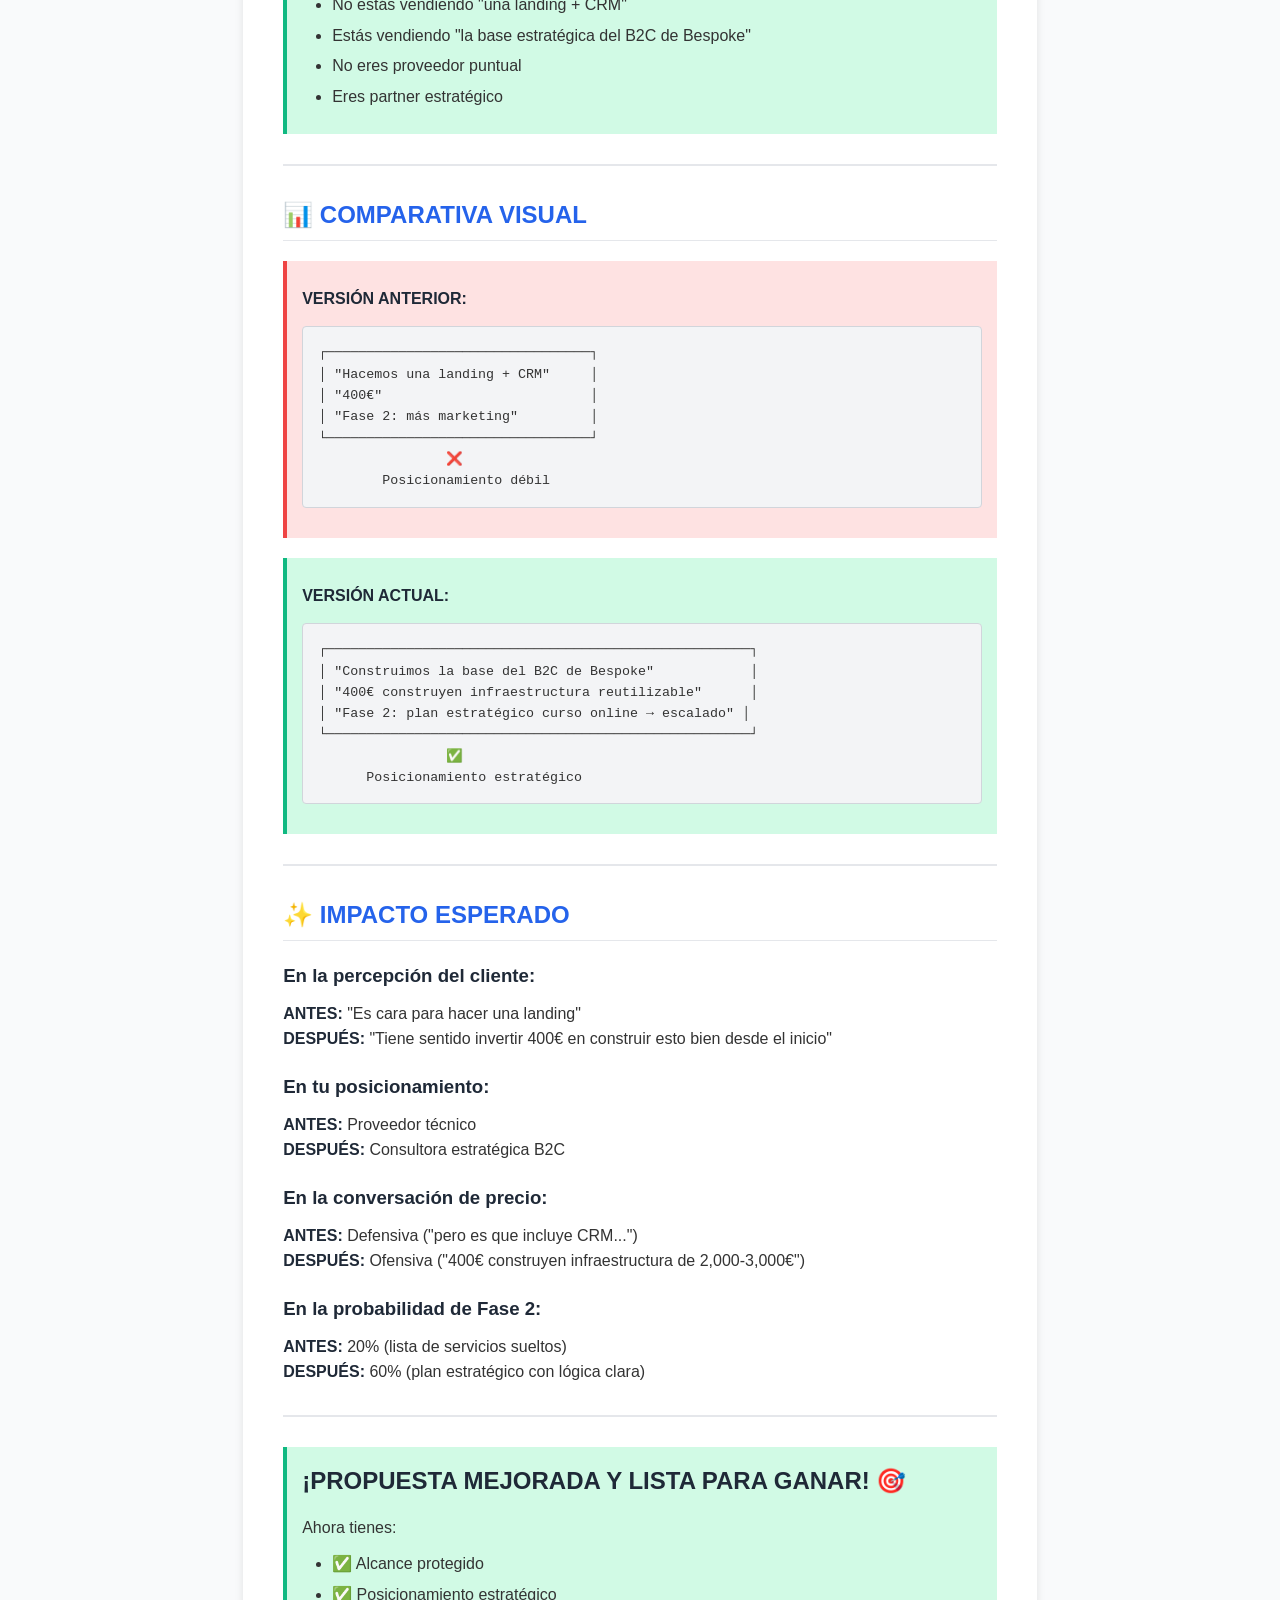
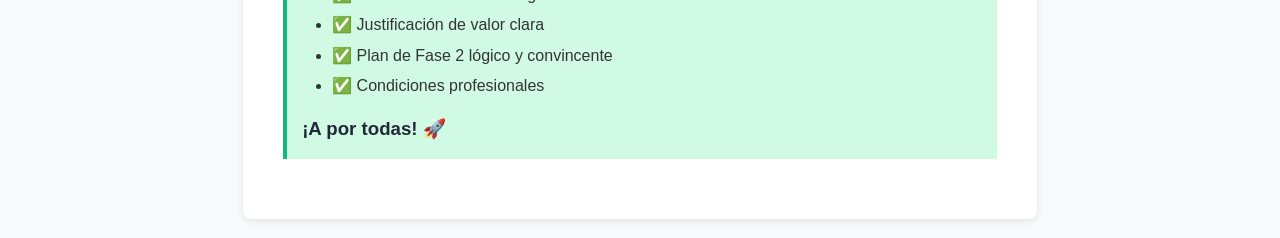
<file: negocio/MEJORAS_PRESUPUESTO_ESTRATEGICO.html>
<!DOCTYPE html>
<html lang="es">
<head>
    <meta charset="UTF-8">
    <meta name="viewport" content="width=device-width, initial-scale=1.0">
    <title>Mejoras Aplicadas al Presupuesto Bespoke</title>
    <style>
        @page { margin: 2.5cm; }
        body {
            font-family: 'Calibri', Arial, sans-serif;
            line-height: 1.6;
            color: #333;
            max-width: 21cm;
            margin: 0 auto;
            padding: 20px;
            background: #f9fafb;
        }
        .container {
            background: white;
            padding: 40px;
            border-radius: 8px;
            box-shadow: 0 2px 8px rgba(0,0,0,0.1);
        }
        h1 {
            color: #1a1a1a;
            font-size: 28pt;
            font-weight: bold;
            margin-bottom: 10px;
            text-align: center;
            border-bottom: 3px solid #2563eb;
            padding-bottom: 15px;
        }
        h2 {
            color: #2563eb;
            font-size: 18pt;
            font-weight: bold;
            margin-top: 30px;
            margin-bottom: 15px;
            border-bottom: 1px solid #e5e7eb;
            padding-bottom: 5px;
        }
        h3 {
            color: #1f2937;
            font-size: 14pt;
            font-weight: bold;
            margin-top: 20px;
            margin-bottom: 10px;
        }
        h4 {
            color: #374151;
            font-size: 12pt;
            font-weight: bold;
            margin-top: 15px;
            margin-bottom: 8px;
        }
        p { margin: 10px 0; text-align: justify; }
        ul { margin: 10px 0; padding-left: 30px; }
        ol { margin: 10px 0; padding-left: 30px; }
        li { margin: 5px 0; }
        blockquote {
            background-color: #f3f4f6;
            border-left: 4px solid #6b7280;
            padding: 10px 15px;
            margin: 15px 0;
            font-style: italic;
        }
        .highlight-box {
            background-color: #eff6ff;
            border-left: 4px solid #2563eb;
            padding: 15px;
            margin: 20px 0;
        }
        .warning-box {
            background-color: #fef3c7;
            border-left: 4px solid #f59e0b;
            padding: 15px;
            margin: 20px 0;
        }
        .success-box {
            background-color: #d1fae5;
            border-left: 4px solid #10b981;
            padding: 15px;
            margin: 20px 0;
        }
        .danger-box {
            background-color: #fee2e2;
            border-left: 4px solid #ef4444;
            padding: 15px;
            margin: 20px 0;
        }
        .code {
            background-color: #f3f4f6;
            border: 1px solid #d1d5db;
            border-radius: 4px;
            padding: 15px;
            margin: 15px 0;
            font-family: 'Courier New', monospace;
            font-size: 10pt;
            white-space: pre-wrap;
        }
        .demo-link {
            color: #2563eb;
            font-weight: bold;
            text-decoration: none;
        }
        .demo-link:hover {
            text-decoration: underline;
        }
        strong { color: #1f2937; }
        table {
            width: 100%;
            border-collapse: collapse;
            margin: 20px 0;
        }
        th, td {
            border: 1px solid #d1d5db;
            padding: 12px;
            text-align: left;
        }
        th {
            background-color: #eff6ff;
            color: #2563eb;
            font-weight: bold;
        }
        hr {
            border: none;
            border-top: 2px solid #e5e7eb;
            margin: 30px 0;
        }
        .checklist {
            list-style-type: none;
            padding-left: 0;
        }
        .checklist li:before {
            content: "☑ ";
            margin-right: 8px;
            color: #10b981;
            font-size: 1.2em;
        }
        .not-list {
            list-style-type: none;
            padding-left: 0;
        }
        .not-list li:before {
            content: "☐ ";
            margin-right: 8px;
            color: #6b7280;
            font-size: 1.2em;
        }
    </style>
</head>
<body>

<div class="container">

<h1>✨ MEJORAS APLICADAS AL PRESUPUESTO BESPOKE</h1>

<hr>

<h2>📊 ANTES vs. DESPUÉS</h2>

<h3>CAMBIO 1: Alcance de Fase 1</h3>

<h4>❌ ANTES:</h4>
<ul>
    <li>No estaba claro si se activaban 1 o 2 cursos</li>
    <li>El cliente podía asumir que los 400€ incluían ambos cursos</li>
    <li>No había protección de alcance</li>
</ul>

<h4>✅ DESPUÉS:</h4>
<div class="highlight-box">
<p><strong>🔹 Alcance real de Fase 1 (importante)</strong></p>
<p>En esta Fase 1 se activa la captación de UN ÚNICO CURSO, utilizando una landing específica ya definida.</p>
<p>Sin embargo, el sistema técnico (CRM, pipelines, WhatsApp, tracking) queda preparado desde el inicio para gestionar VARIOS CURSOS EN PARALELO, sin necesidad de rehacer la estructura.</p>
<p>👉 <strong>En Fase 1 se ejecuta un curso. El sistema se construye para todos.</strong></p>
</div>

<p><strong>Resultado:</strong></p>
<ul>
    <li>✅ Protección de alcance clara</li>
    <li>✅ Expectativas alineadas</li>
    <li>✅ Justifica los 400€ (infraestructura, no solo "una landing")</li>
</ul>

<hr>

<h3>CAMBIO 2: Fase 2 - De lista de acciones a plan estratégico</h3>

<h4>❌ ANTES:</h4>
<div class="code">ACCIONES POSIBLES EN FASE 2:
1. Aplicación del sistema a nuevos cursos
2. Instagram orgánico
3. Instagram Ads (escala)
4. Captación manual en LinkedIn
5. Email marketing</div>

<p><strong>Problema:</strong> Parecía una lista de servicios sueltos sin orden ni lógica.</p>

<h4>✅ DESPUÉS:</h4>
<div class="success-box">
<p><strong>🎯 OBJETIVO PRINCIPAL</strong></p>
<p>Convertir el sistema en una MÁQUINA RECURRENTE DE VENTAS B2C, empezando por un curso online abierto al público.</p>

<p><strong>🧭 LÓGICA DE CRECIMIENTO</strong></p>

<p><strong>Paso 1: Activar el curso online abierto</strong></p>
<ul>
    <li>Sin límite de plazas</li>
    <li>Ticket bajo, fácil entrada</li>
    <li>Validar volumen y mensajes</li>
</ul>

<p><strong>Paso 2: Usar el curso online como puerta de entrada</strong></p>
<ul>
    <li>Leads que no compran → nutrición por email</li>
    <li>Leads interesados → derivación a cursos avanzados</li>
    <li>CRM identifica interés de cada lead</li>
</ul>

<p><strong>Paso 3: Escalar el sistema completo</strong></p>
<ul>
    <li>Más cursos</li>
    <li>Más tráfico</li>
    <li>Más automatización</li>
    <li>Menor coste por alumno</li>
</ul>

<p>👉 <strong>El sistema no solo vende cursos: construye una base de datos propia y activable.</strong></p>
</div>

<p><strong>Resultado:</strong></p>
<ul>
    <li>✅ Demuestras visión estratégica (no eres "la de Instagram Ads")</li>
    <li>✅ Posicionas Fase 2 como plan lógico, no "ideas sueltas"</li>
    <li>✅ El curso online es LA puerta de entrada (no un curso más)</li>
    <li>✅ Justifica por qué Fase 2 tiene sentido DESPUÉS de Fase 1</li>
</ul>

<hr>

<h3>CAMBIO 3: Condiciones comerciales - De 50/50 a 100% upfront</h3>

<h4>❌ ANTES:</h4>
<div class="code">Forma de pago Fase 1:
- 50% al inicio (200€)
- 50% a la entrega (200€)</div>

<p><strong>Problema:</strong></p>
<ul>
    <li>Parecía proyecto pequeño/inseguro</li>
    <li>Generaba fricción administrativa innecesaria</li>
    <li>Restaba percepción de valor</li>
</ul>

<h4>✅ DESPUÉS:</h4>
<div class="code">💰 Inversión total Fase 1: 400€

Forma de pago:
- 100% al inicio del proyecto

Plazo de ejecución:
- Sistema operativo en un máximo de 10 días laborables desde el kick-off</div>

<p><strong>Resultado:</strong></p>
<ul>
    <li>✅ Más profesional</li>
    <li>✅ Sin fricciones administrativas</li>
    <li>✅ Transmite confianza (no dudas de tu trabajo)</li>
    <li>✅ Agiliza inicio del proyecto</li>
</ul>

<hr>

<h2>🎯 RESUMEN DE MEJORAS</h2>

<table>
    <tr>
        <th>Aspecto</th>
        <th>ANTES</th>
        <th>DESPUÉS</th>
        <th>Impacto</th>
    </tr>
    <tr>
        <td><strong>Alcance Fase 1</strong></td>
        <td>Ambiguo (¿1 o 2 cursos?)</td>
        <td>Clarísimo: 1 curso activado, sistema para todos</td>
        <td>✅ Protege tu tiempo</td>
    </tr>
    <tr>
        <td><strong>Posicionamiento</strong></td>
        <td>"La que hace landing"</td>
        <td>"Consultora estratégica B2C"</td>
        <td>✅ Mayor valor percibido</td>
    </tr>
    <tr>
        <td><strong>Fase 2</strong></td>
        <td>Lista de servicios sueltos</td>
        <td>Plan estratégico con lógica clara</td>
        <td>✅ Justifica inversión futura</td>
    </tr>
    <tr>
        <td><strong>Pago</strong></td>
        <td>50/50 (parece proyecto pequeño)</td>
        <td>100% upfront (profesional)</td>
        <td>✅ Menos fricción</td>
    </tr>
    <tr>
        <td><strong>Mensaje clave</strong></td>
        <td>"Hacemos una landing + CRM"</td>
        <td>"Construimos la base del B2C de Bespoke"</td>
        <td>✅ Cambia la conversación</td>
    </tr>
</table>

<hr>

<h2>💡 LO QUE HAS CONSEGUIDO CON ESTOS CAMBIOS</h2>

<h3>1. Protección de alcance</h3>
<p><strong>Antes:</strong></p>
<blockquote>"¿Puedes incluir también el segundo curso sin coste adicional? Al fin y al cabo ya tienes el CRM montado..."</blockquote>

<p><strong>Después:</strong></p>
<blockquote>"Entiendo, Fase 1 activa un curso pero el sistema queda para todos. Perfecto."</blockquote>

<hr>

<h3>2. Posicionamiento estratégico</h3>
<p><strong>Antes:</strong></p>
<blockquote>"Vale, haces una landing y un CRM. ¿Cuánto?"</blockquote>

<p><strong>Después:</strong></p>
<blockquote>"Vaya, no había pensado en usar el curso online como puerta de entrada para los cursos caros. Tiene sentido."</blockquote>

<hr>

<h3>3. Justificación del precio</h3>
<p><strong>Antes:</strong></p>
<blockquote>"400€ por una landing es caro..."</blockquote>

<p><strong>Después:</strong></p>
<blockquote>"400€ para construir toda la infraestructura B2C reutilizable... tiene sentido."</blockquote>

<hr>

<h3>4. Apertura a Fase 2</h3>
<p><strong>Antes:</strong></p>
<blockquote>"Veamos si Fase 1 funciona y luego ya veremos..."</blockquote>

<p><strong>Después:</strong></p>
<blockquote>"Entiendo la lógica: curso online → nutrición → escalado. Tiene sentido planificarlo desde ya."</blockquote>

<hr>

<h2>📋 CHECKLIST: ¿Qué transmite ahora tu propuesta?</h2>

<h3>✅ SÍ transmite:</h3>
<ul class="checklist">
    <li>Visión estratégica a largo plazo</li>
    <li>Entiendes su negocio mejor que ellos</li>
    <li>No eres ejecutora, eres consultora</li>
    <li>Los 400€ construyen un activo permanente</li>
    <li>Fase 2 es un plan lógico, no venta forzada</li>
    <li>Protección clara de alcance</li>
</ul>

<h3>❌ NO transmite:</h3>
<ul class="not-list">
    <li>"Hago landing por 400€"</li>
    <li>"Espero que funcione, no estoy segura"</li>
    <li>"Fase 2 son ideas sueltas que se me ocurrieron"</li>
    <li>"Bajo el precio si lo pides"</li>
    <li>"Puedo meter el segundo curso gratis"</li>
</ul>

<hr>

<h2>🎤 FRASES QUE AHORA PUEDES DECIR CON SEGURIDAD</h2>

<h3>Sobre el alcance:</h3>
<blockquote>"En Fase 1 activamos UN curso, pero construimos el sistema para TODOS los cursos. Cuando quieras añadir el segundo, solo son ajustes."</blockquote>

<h3>Sobre el precio:</h3>
<blockquote>"400€ no es 'una landing', es infraestructura reutilizable. El valor real de un CRM profesional son 2,000-3,000€."</blockquote>

<h3>Sobre Fase 2:</h3>
<blockquote>"La Fase 2 sigue una lógica muy clara: primero activamos el curso online (ticket bajo, fácil entrada), lo usamos para nutrir leads, y luego escalamos todo el B2C."</blockquote>

<h3>Sobre las garantías:</h3>
<blockquote>"El sistema va a estar operativo en 10 días laborables. De eso respondo. Lo que no puedo garantizar es CUÁNTOS leads vais a conseguir, porque eso depende del tráfico que generéis."</blockquote>

<hr>

<h2>🚀 SIGUIENTE PASO</h2>

<ol>
    <li><strong>Lee el discurso estratégico:</strong> <code>DISCURSO_ESTRATEGICO_BESPOKE.md</code></li>
    <li><strong>Revisa el presupuesto final:</strong> <code>PRESUPUESTO_BESPOKE_FINAL.html</code></li>
    <li><strong>Prepara el email:</strong> <code>EMAIL_ENVIO_PRESUPUESTO.md</code></li>
    <li><strong>Envía con confianza</strong></li>
</ol>

<div class="success-box">
<p><strong>Recuerda:</strong></p>
<ul>
    <li>No estás vendiendo "una landing + CRM"</li>
    <li>Estás vendiendo "la base estratégica del B2C de Bespoke"</li>
    <li>No eres proveedor puntual</li>
    <li>Eres partner estratégico</li>
</ul>
</div>

<hr>

<h2>📊 COMPARATIVA VISUAL</h2>

<div class="danger-box">
<p><strong>VERSIÓN ANTERIOR:</strong></p>
<div class="code">┌─────────────────────────────────┐
│ "Hacemos una landing + CRM"     │
│ "400€"                          │
│ "Fase 2: más marketing"         │
└─────────────────────────────────┘
                ❌
        Posicionamiento débil</div>
</div>

<div class="success-box">
<p><strong>VERSIÓN ACTUAL:</strong></p>
<div class="code">┌─────────────────────────────────────────────────────┐
│ "Construimos la base del B2C de Bespoke"            │
│ "400€ construyen infraestructura reutilizable"      │
│ "Fase 2: plan estratégico curso online → escalado" │
└─────────────────────────────────────────────────────┘
                ✅
      Posicionamiento estratégico</div>
</div>

<hr>

<h2>✨ IMPACTO ESPERADO</h2>

<h3>En la percepción del cliente:</h3>
<p><strong>ANTES:</strong> "Es cara para hacer una landing"<br>
<strong>DESPUÉS:</strong> "Tiene sentido invertir 400€ en construir esto bien desde el inicio"</p>

<h3>En tu posicionamiento:</h3>
<p><strong>ANTES:</strong> Proveedor técnico<br>
<strong>DESPUÉS:</strong> Consultora estratégica B2C</p>

<h3>En la conversación de precio:</h3>
<p><strong>ANTES:</strong> Defensiva ("pero es que incluye CRM...")<br>
<strong>DESPUÉS:</strong> Ofensiva ("400€ construyen infraestructura de 2,000-3,000€")</p>

<h3>En la probabilidad de Fase 2:</h3>
<p><strong>ANTES:</strong> 20% (lista de servicios sueltos)<br>
<strong>DESPUÉS:</strong> 60% (plan estratégico con lógica clara)</p>

<hr>

<div class="success-box" style="text-align: center;">
    <p style="font-size: 18pt; margin: 0;"><strong>¡PROPUESTA MEJORADA Y LISTA PARA GANAR!</strong> 🎯</p>
    <p style="margin: 15px 0 0 0;">Ahora tienes:</p>
    <ul style="text-align: left; margin-top: 10px;">
        <li>✅ Alcance protegido</li>
        <li>✅ Posicionamiento estratégico</li>
        <li>✅ Justificación de valor clara</li>
        <li>✅ Plan de Fase 2 lógico y convincente</li>
        <li>✅ Condiciones profesionales</li>
    </ul>
    <p style="margin: 15px 0 0 0; font-size: 14pt;"><strong>¡A por todas!</strong> 🚀</p>
</div>

</div>

</body>
</html>
</file>
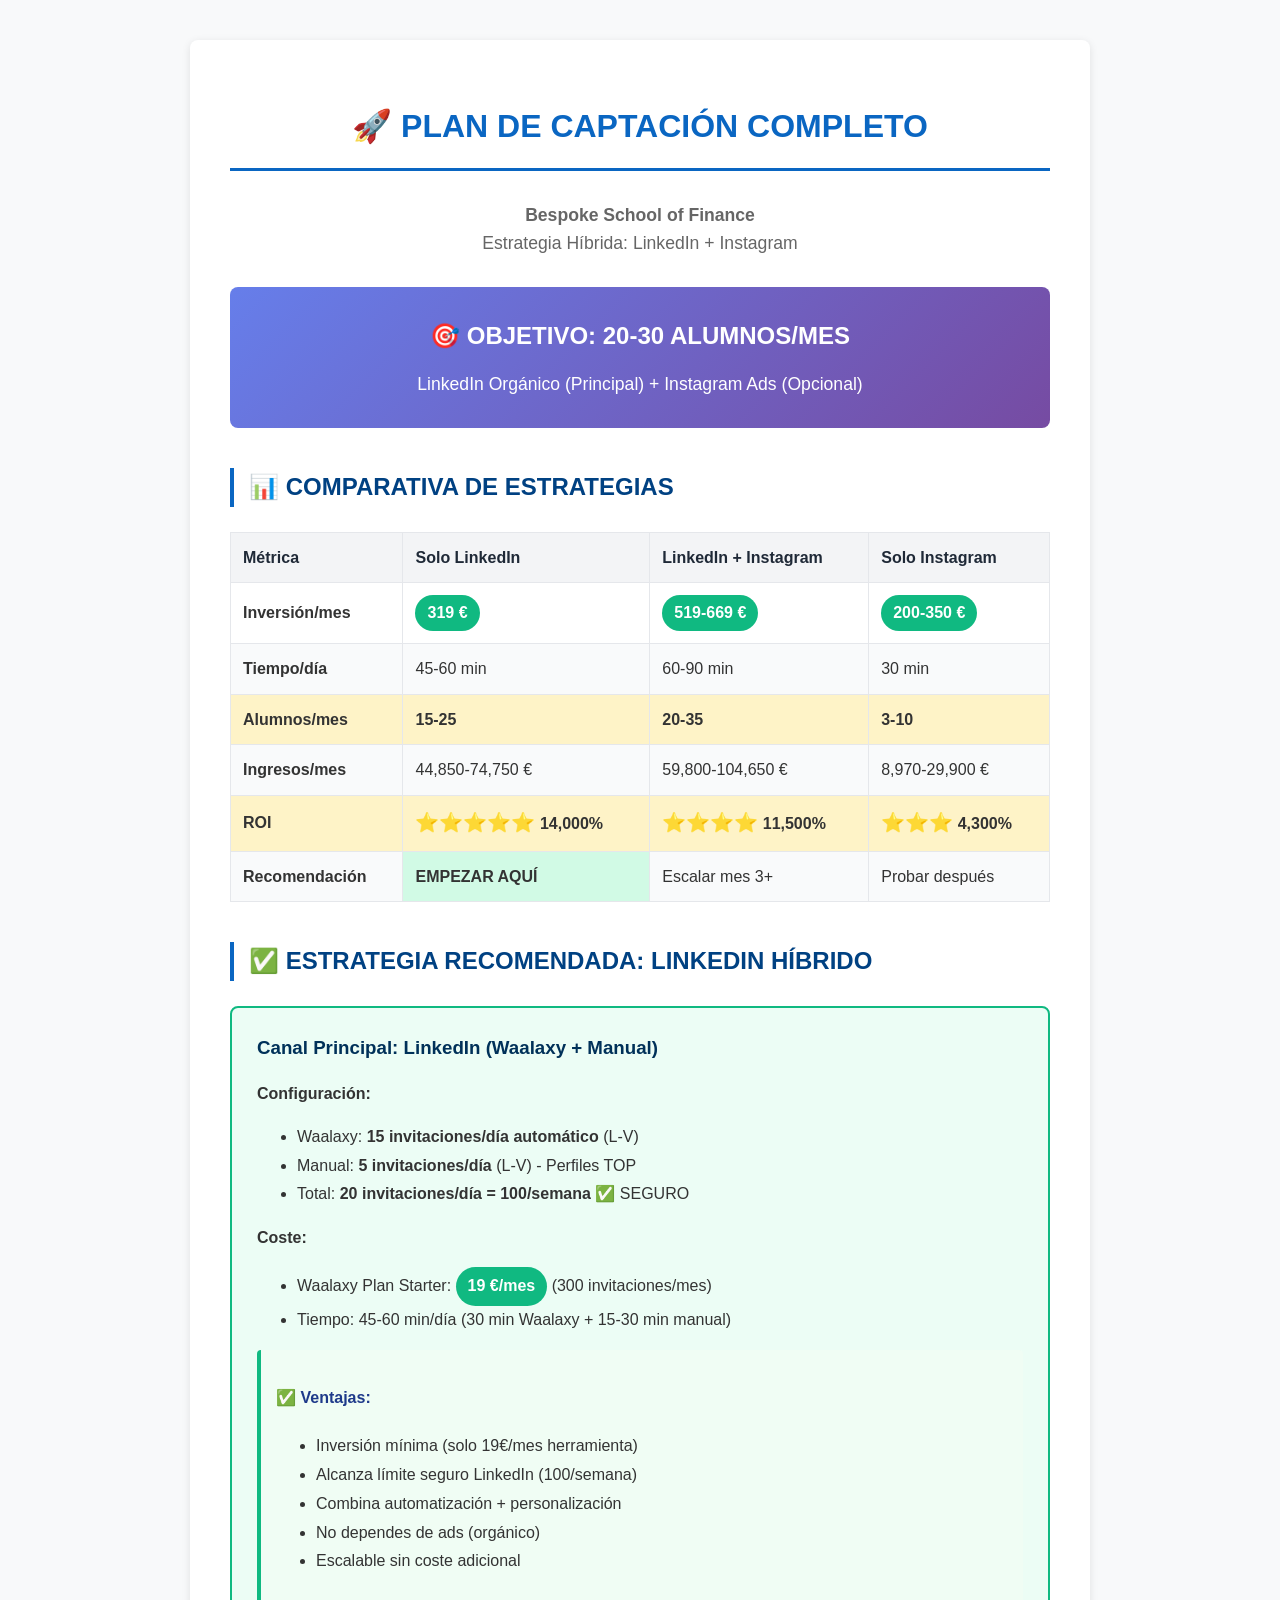
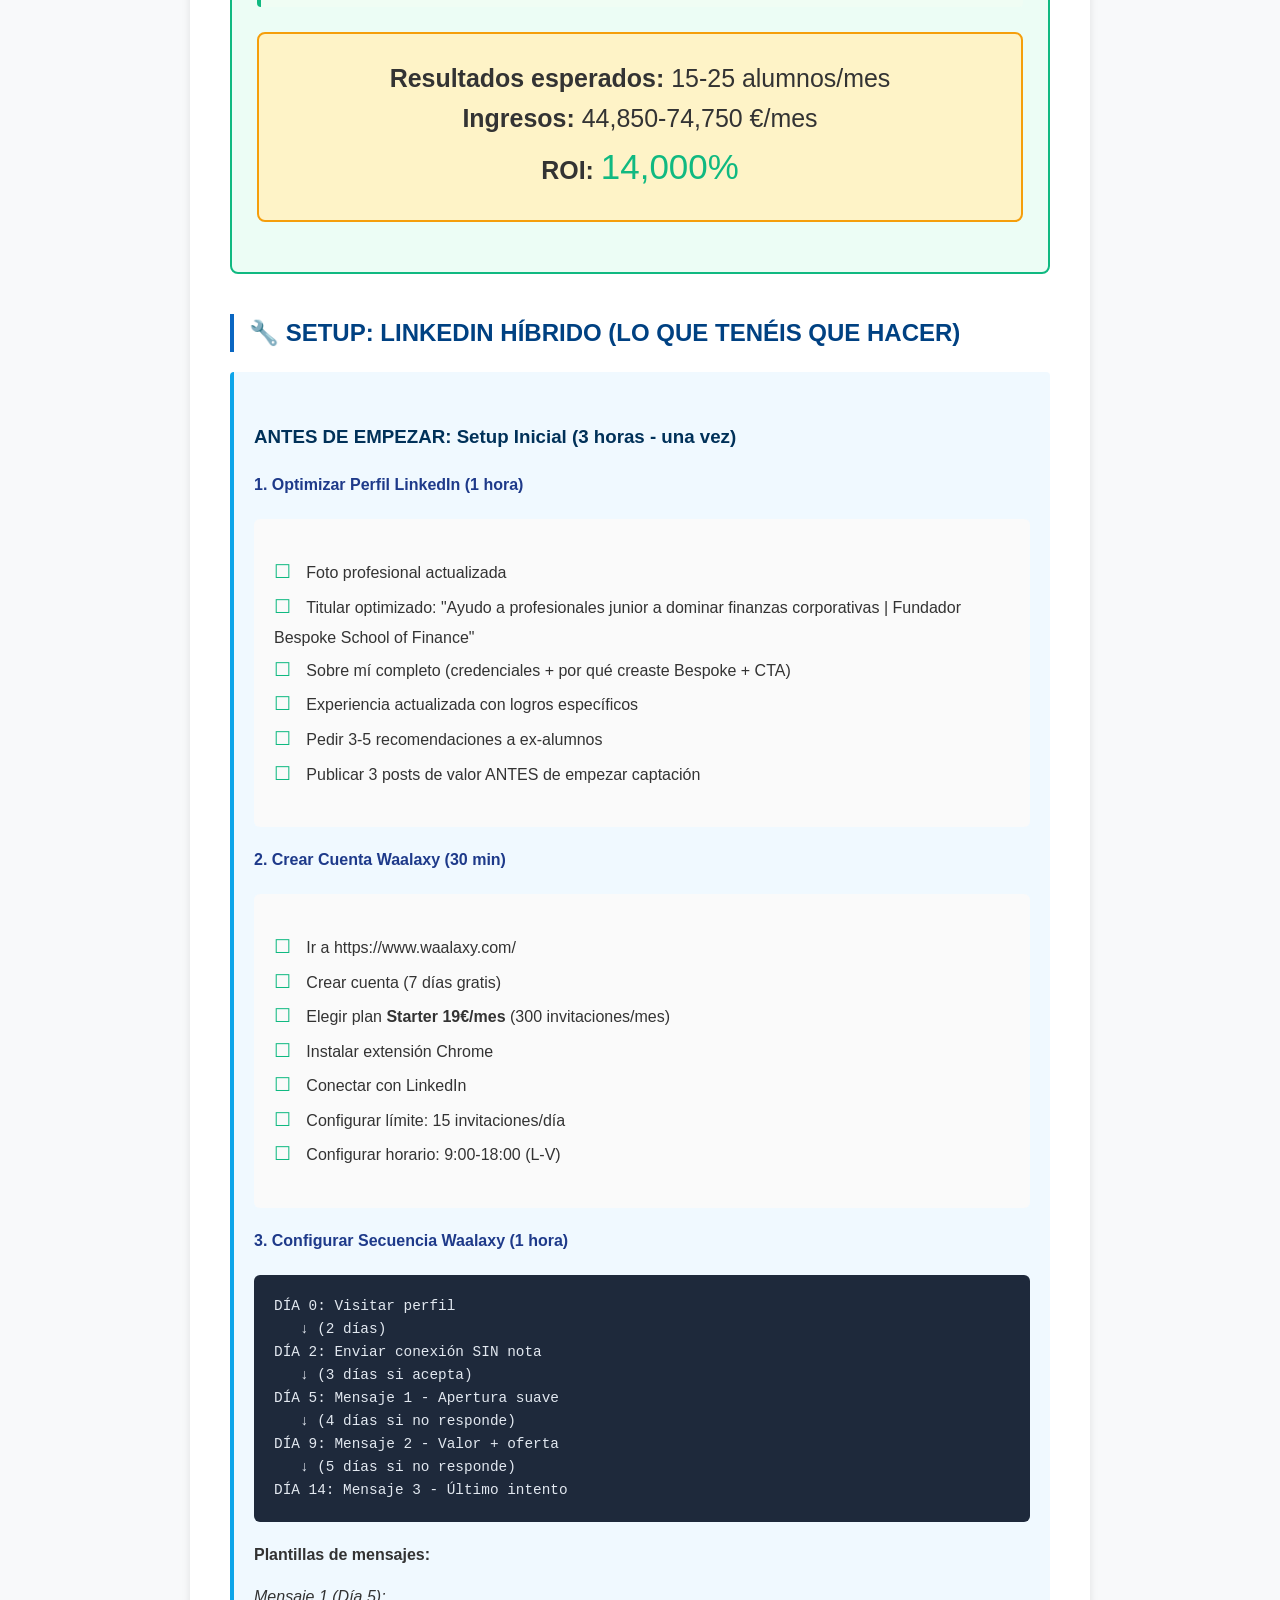
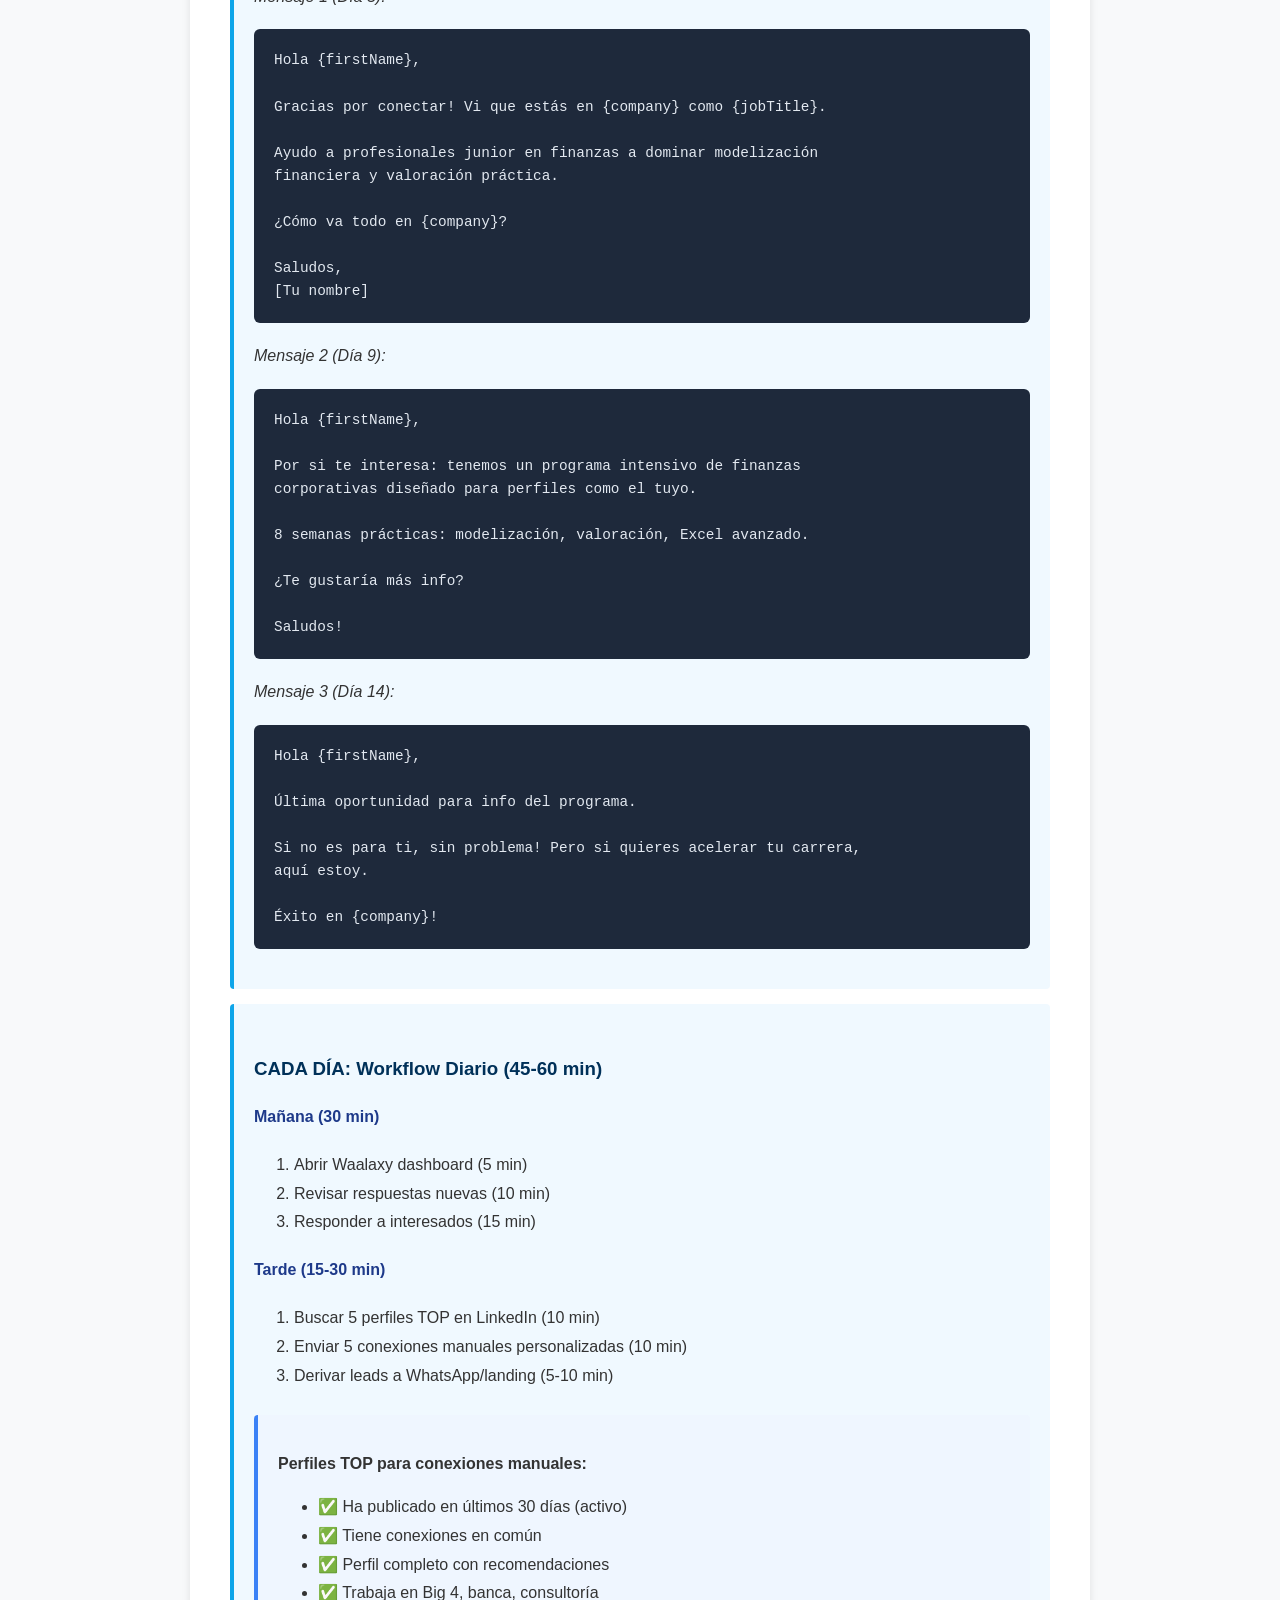
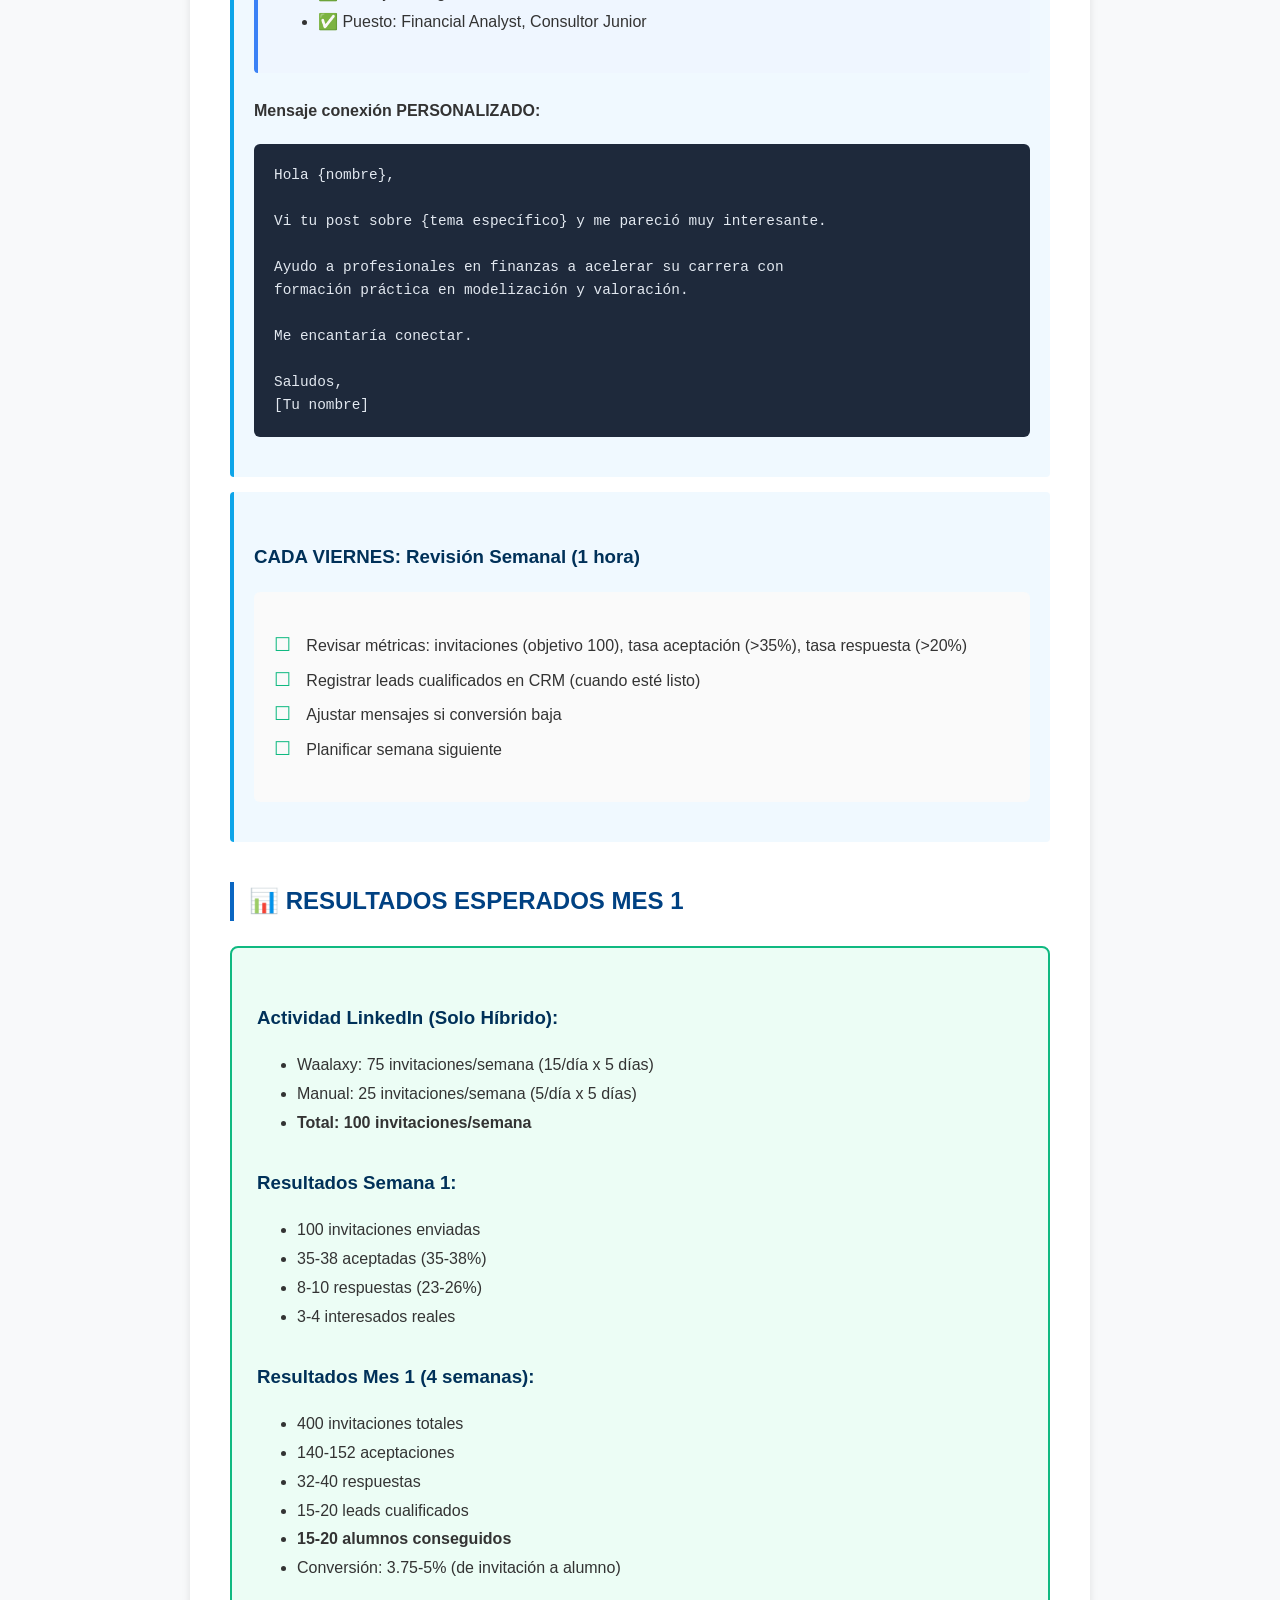
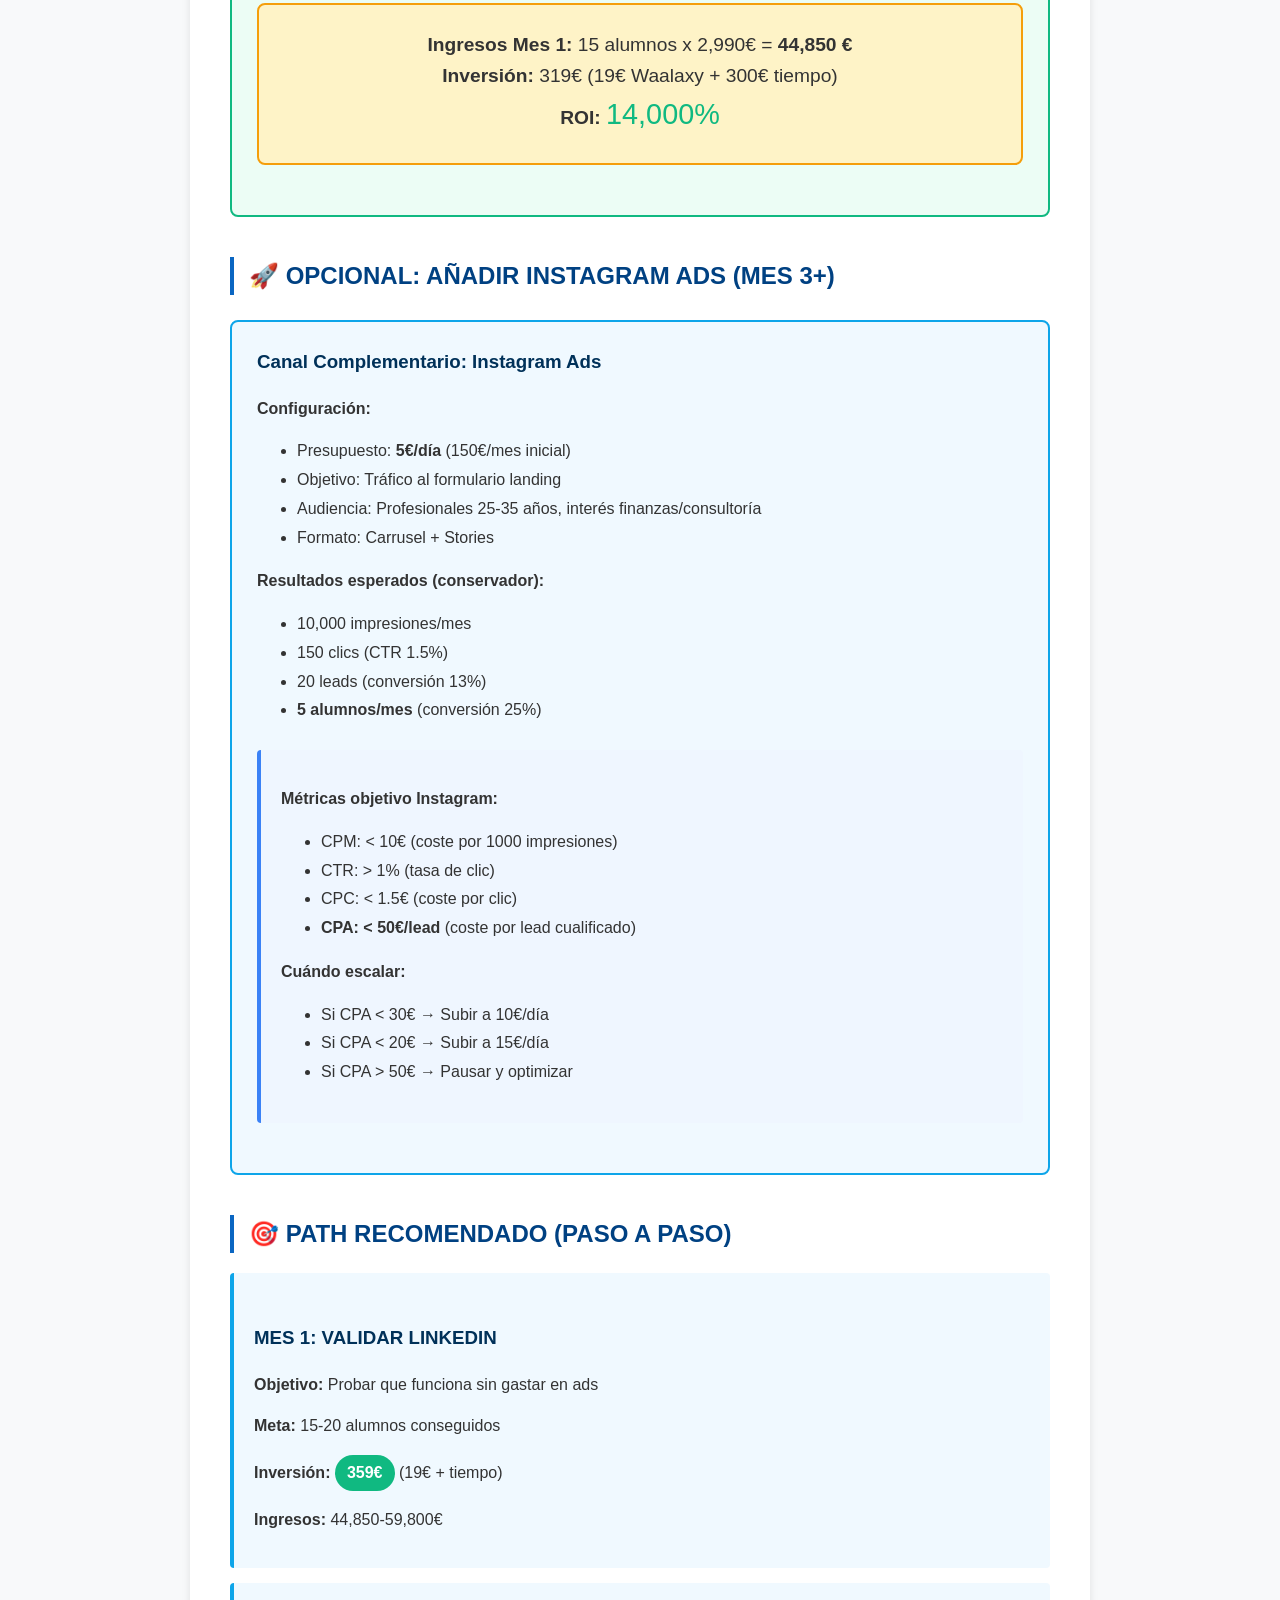
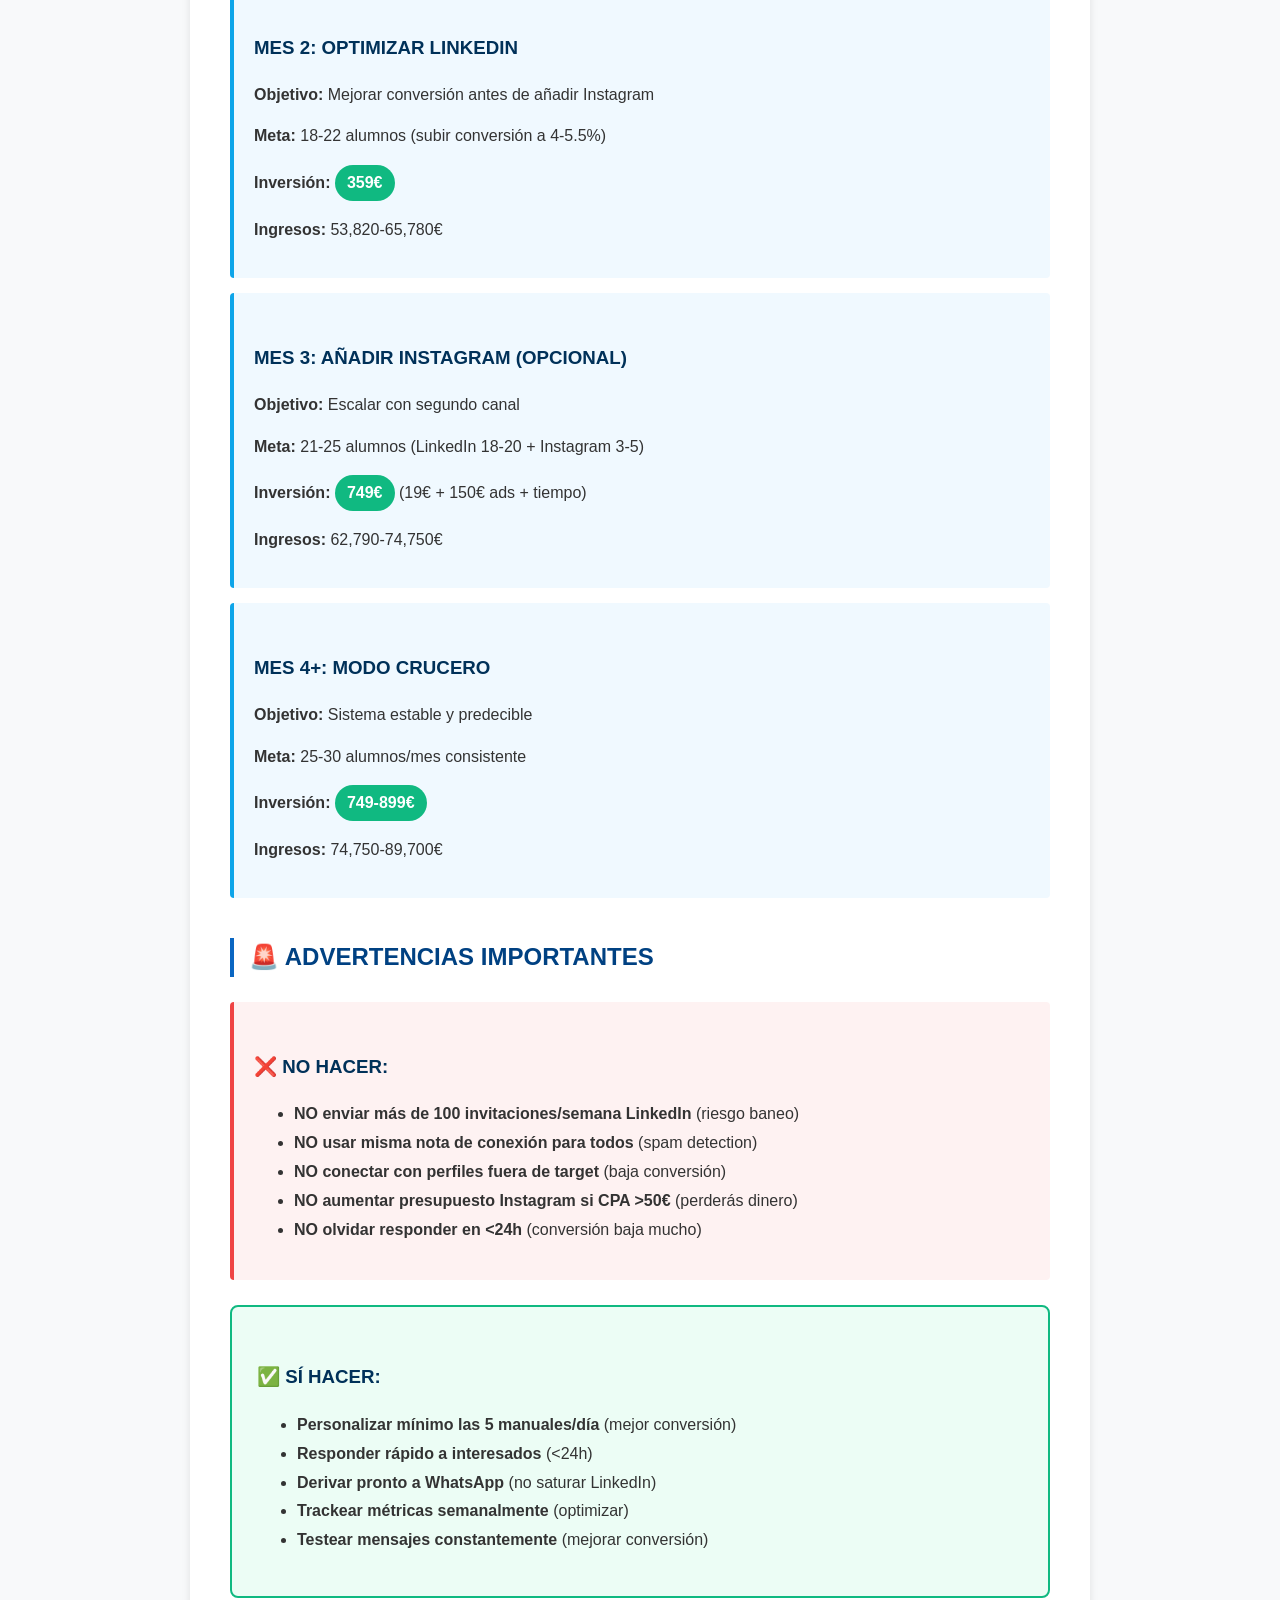
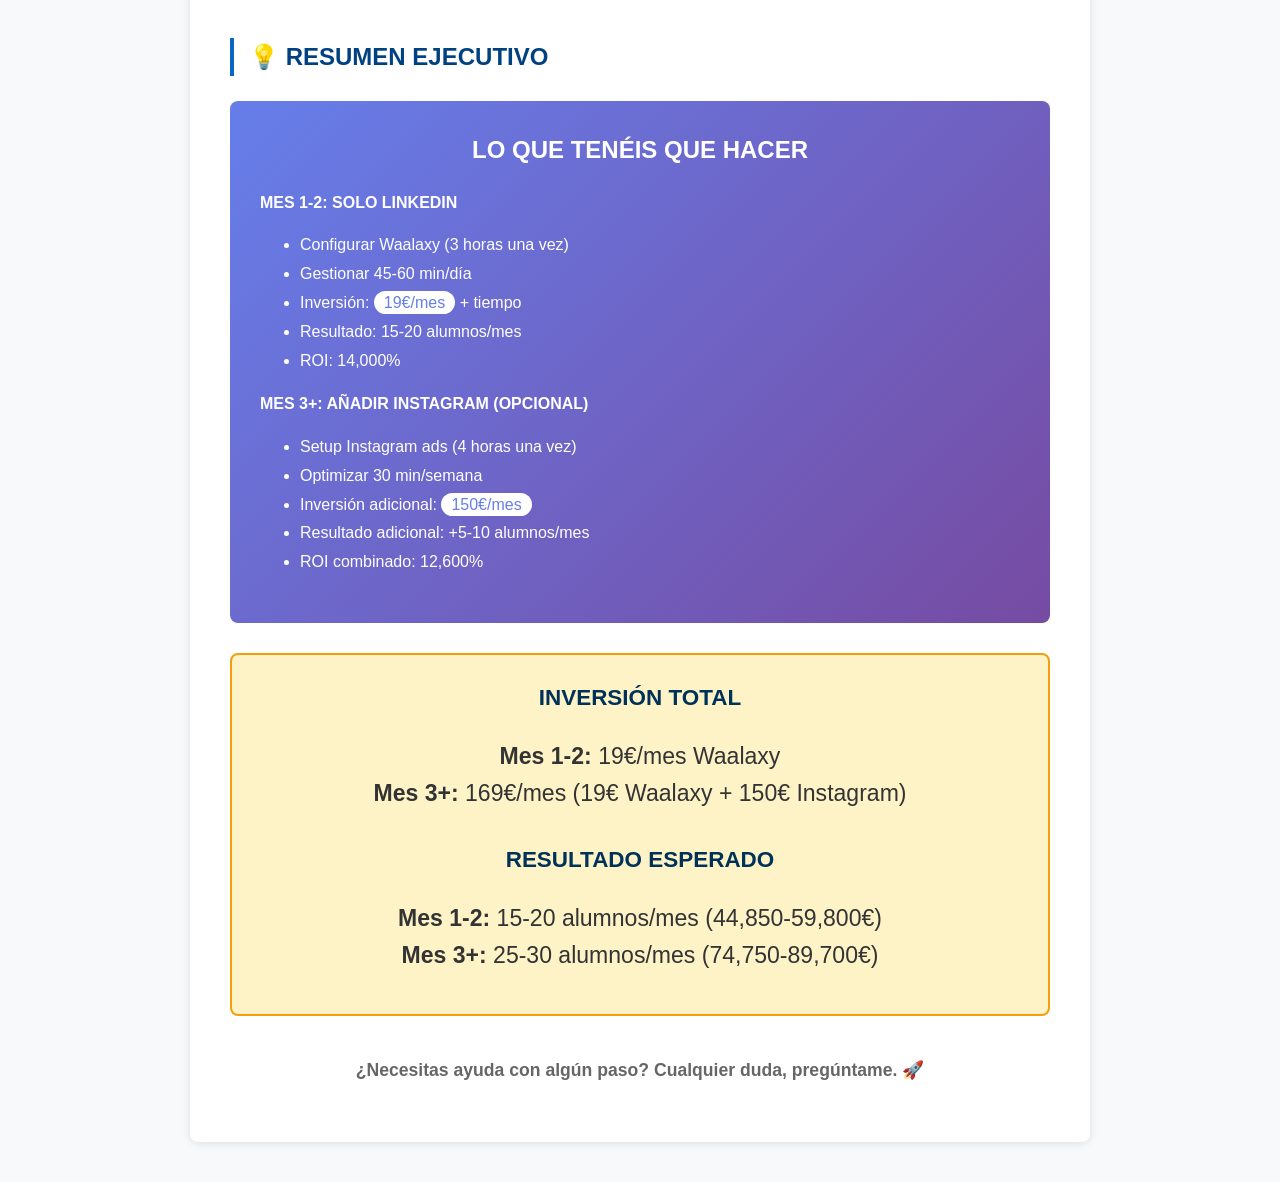
<file: negocio/PLAN_CAPTACION_COMPLETO_BESPOKE.html>
<!DOCTYPE html>
<html lang="es">
<head>
    <meta charset="UTF-8">
    <meta name="viewport" content="width=device-width, initial-scale=1.0">
    <title>Plan de Captación Completo - Bespoke School of Finance</title>
    <style>
        body {
            font-family: -apple-system, BlinkMacSystemFont, 'Segoe UI', Roboto, Oxygen, Ubuntu, sans-serif;
            line-height: 1.6;
            max-width: 900px;
            margin: 0 auto;
            padding: 40px 20px;
            color: #333;
            background: #f8f9fa;
        }
        .container {
            background: white;
            padding: 40px;
            border-radius: 8px;
            box-shadow: 0 2px 8px rgba(0,0,0,0.1);
        }
        h1 {
            color: #0a66c2;
            border-bottom: 3px solid #0a66c2;
            padding-bottom: 15px;
            margin-bottom: 30px;
            text-align: center;
        }
        h2 {
            color: #004182;
            margin-top: 40px;
            border-left: 4px solid #0a66c2;
            padding-left: 15px;
        }
        h3 {
            color: #003159;
            margin-top: 30px;
        }
        h4 {
            color: #1e3a8a;
            margin-top: 20px;
        }
        .hero-box {
            background: linear-gradient(135deg, #667eea 0%, #764ba2 100%);
            color: white;
            padding: 30px;
            border-radius: 8px;
            margin: 25px 0;
            text-align: center;
        }
        .hero-box h2 {
            color: white;
            border: none;
            margin: 0;
            padding: 0;
        }
        .strategy-card {
            background: #f0f9ff;
            border: 2px solid #0ea5e9;
            padding: 25px;
            margin: 25px 0;
            border-radius: 8px;
        }
        .strategy-recommended {
            background: #ecfdf5;
            border: 2px solid #10b981;
        }
        .comparison-table {
            width: 100%;
            border-collapse: collapse;
            margin: 25px 0;
            background: white;
        }
        .comparison-table th, .comparison-table td {
            padding: 12px;
            text-align: left;
            border: 1px solid #e5e7eb;
        }
        .comparison-table th {
            background: #f3f4f6;
            font-weight: 600;
            color: #1f2937;
        }
        .comparison-table tr:nth-child(even) {
            background: #f9fafb;
        }
        .highlight-row {
            background: #fef3c7 !important;
            font-weight: 600;
        }
        .advantages {
            background: #f0fdf4;
            border-left: 4px solid #10b981;
            padding: 15px;
            margin: 15px 0;
            border-radius: 4px;
        }
        .disadvantages {
            background: #fef2f2;
            border-left: 4px solid #ef4444;
            padding: 15px;
            margin: 15px 0;
            border-radius: 4px;
        }
        .warning-box {
            background: #fef2f2;
            border-left: 4px solid #ef4444;
            padding: 20px;
            margin: 25px 0;
            border-radius: 4px;
        }
        .info-box {
            background: #eff6ff;
            border-left: 4px solid #3b82f6;
            padding: 20px;
            margin: 25px 0;
            border-radius: 4px;
        }
        .success-box {
            background: #ecfdf5;
            border: 2px solid #10b981;
            padding: 25px;
            border-radius: 8px;
            margin: 25px 0;
        }
        .code-block {
            background: #1e293b;
            color: #e2e8f0;
            padding: 20px;
            border-radius: 6px;
            margin: 20px 0;
            font-family: 'Courier New', monospace;
            white-space: pre-wrap;
            overflow-x: auto;
            font-size: 0.9em;
        }
        .checklist {
            background: #fafafa;
            padding: 20px;
            border-radius: 6px;
            margin: 20px 0;
        }
        .checklist ul {
            list-style: none;
            padding-left: 0;
        }
        .checklist li:before {
            content: "☐ ";
            font-size: 1.2em;
            margin-right: 10px;
            color: #10b981;
        }
        .roi-highlight {
            background: #fef3c7;
            padding: 25px;
            border-radius: 8px;
            margin: 25px 0;
            text-align: center;
            font-size: 1.2em;
            border: 2px solid #f59e0b;
        }
        .path-step {
            background: #f0f9ff;
            border-left: 4px solid #0ea5e9;
            padding: 20px;
            margin: 15px 0;
            border-radius: 4px;
        }
        .star {
            color: #f59e0b;
            font-size: 1.2em;
        }
        .price-tag {
            background: #10b981;
            color: white;
            padding: 5px 12px;
            border-radius: 20px;
            font-weight: 600;
            display: inline-block;
        }
        ul, ol {
            line-height: 1.8;
        }

        /* Estilos de impresión para PDF A4 */
        @media print {
            @page {
                size: A4;
                margin: 2cm 1.5cm;
            }

            body {
                background: white;
                max-width: 100%;
                padding: 0;
                margin: 0;
                font-size: 10pt;
                line-height: 1.4;
            }

            .container {
                box-shadow: none;
                padding: 0;
                border-radius: 0;
            }

            h1 {
                font-size: 18pt;
                page-break-after: avoid;
                margin-top: 0;
            }

            h2 {
                font-size: 14pt;
                page-break-after: avoid;
                margin-top: 20pt;
            }

            h3 {
                font-size: 12pt;
                page-break-after: avoid;
                margin-top: 15pt;
            }

            h4 {
                font-size: 11pt;
                page-break-after: avoid;
            }

            .hero-box, .strategy-card, .comparison-table,
            .advantages, .disadvantages, .warning-box,
            .info-box, .success-box, .checklist,
            .roi-highlight, .path-step {
                page-break-inside: avoid;
            }

            .hero-box {
                background: white !important;
                color: #333 !important;
                border: 2px solid #667eea;
            }

            .hero-box h2 {
                color: #667eea !important;
            }

            .strategy-card {
                background: white !important;
                border: 1px solid #0ea5e9;
            }

            .strategy-recommended {
                border: 2px solid #10b981 !important;
            }

            .advantages {
                background: white !important;
                border: 1px solid #10b981;
            }

            .disadvantages {
                background: white !important;
                border: 1px solid #ef4444;
            }

            .warning-box {
                background: white !important;
                border: 1px solid #ef4444;
            }

            .info-box {
                background: white !important;
                border: 1px solid #3b82f6;
            }

            .success-box {
                background: white !important;
                border: 2px solid #10b981;
            }

            .code-block {
                background: #f5f5f5 !important;
                color: #000 !important;
                border: 1px solid #ddd;
                font-size: 8pt;
                page-break-inside: avoid;
            }

            .comparison-table {
                font-size: 8pt;
            }

            .comparison-table th, .comparison-table td {
                border: 1px solid #333;
                padding: 6px 4px;
            }

            .comparison-table th {
                background: #f0f0f0 !important;
            }

            .comparison-table tr:nth-child(even) {
                background: #f9f9f9 !important;
            }

            .highlight-row {
                background: #ffffcc !important;
            }

            .roi-highlight {
                background: white !important;
                border: 2px solid #f59e0b;
            }

            .path-step {
                background: white !important;
                border: 1px solid #0ea5e9;
            }

            .price-tag {
                background: #10b981 !important;
                color: white !important;
                -webkit-print-color-adjust: exact;
                print-color-adjust: exact;
            }

            ul, ol {
                page-break-inside: avoid;
            }

            li {
                page-break-inside: avoid;
            }
        }
    </style>
</head>
<body>
    <div class="container">
        <h1>🚀 PLAN DE CAPTACIÓN COMPLETO</h1>
        <p style="text-align: center; font-size: 1.1em; color: #666; margin-bottom: 30px;">
            <strong>Bespoke School of Finance</strong><br>
            Estrategia Híbrida: LinkedIn + Instagram
        </p>

        <div class="hero-box">
            <h2>🎯 OBJETIVO: 20-30 ALUMNOS/MES</h2>
            <p style="margin: 15px 0 0 0; font-size: 1.1em;">
                LinkedIn Orgánico (Principal) + Instagram Ads (Opcional)
            </p>
        </div>

        <h2>📊 COMPARATIVA DE ESTRATEGIAS</h2>

        <table class="comparison-table">
            <thead>
                <tr>
                    <th>Métrica</th>
                    <th>Solo LinkedIn</th>
                    <th>LinkedIn + Instagram</th>
                    <th>Solo Instagram</th>
                </tr>
            </thead>
            <tbody>
                <tr>
                    <td><strong>Inversión/mes</strong></td>
                    <td><span class="price-tag">319 €</span></td>
                    <td><span class="price-tag">519-669 €</span></td>
                    <td><span class="price-tag">200-350 €</span></td>
                </tr>
                <tr>
                    <td><strong>Tiempo/día</strong></td>
                    <td>45-60 min</td>
                    <td>60-90 min</td>
                    <td>30 min</td>
                </tr>
                <tr class="highlight-row">
                    <td><strong>Alumnos/mes</strong></td>
                    <td>15-25</td>
                    <td>20-35</td>
                    <td>3-10</td>
                </tr>
                <tr>
                    <td><strong>Ingresos/mes</strong></td>
                    <td>44,850-74,750 €</td>
                    <td>59,800-104,650 €</td>
                    <td>8,970-29,900 €</td>
                </tr>
                <tr class="highlight-row">
                    <td><strong>ROI</strong></td>
                    <td><span class="star">⭐⭐⭐⭐⭐</span> 14,000%</td>
                    <td><span class="star">⭐⭐⭐⭐</span> 11,500%</td>
                    <td><span class="star">⭐⭐⭐</span> 4,300%</td>
                </tr>
                <tr>
                    <td><strong>Recomendación</strong></td>
                    <td style="background: #d1fae5;"><strong>EMPEZAR AQUÍ</strong></td>
                    <td>Escalar mes 3+</td>
                    <td>Probar después</td>
                </tr>
            </tbody>
        </table>

        <h2>✅ ESTRATEGIA RECOMENDADA: LINKEDIN HÍBRIDO</h2>

        <div class="strategy-card strategy-recommended">
            <h3 style="margin-top: 0;">Canal Principal: LinkedIn (Waalaxy + Manual)</h3>

            <p><strong>Configuración:</strong></p>
            <ul>
                <li>Waalaxy: <strong>15 invitaciones/día automático</strong> (L-V)</li>
                <li>Manual: <strong>5 invitaciones/día</strong> (L-V) - Perfiles TOP</li>
                <li>Total: <strong>20 invitaciones/día = 100/semana</strong> ✅ SEGURO</li>
            </ul>

            <p><strong>Coste:</strong></p>
            <ul>
                <li>Waalaxy Plan Starter: <span class="price-tag">19 €/mes</span> (300 invitaciones/mes)</li>
                <li>Tiempo: 45-60 min/día (30 min Waalaxy + 15-30 min manual)</li>
            </ul>

            <div class="advantages">
                <h4>✅ Ventajas:</h4>
                <ul>
                    <li>Inversión mínima (solo 19€/mes herramienta)</li>
                    <li>Alcanza límite seguro LinkedIn (100/semana)</li>
                    <li>Combina automatización + personalización</li>
                    <li>No dependes de ads (orgánico)</li>
                    <li>Escalable sin coste adicional</li>
                </ul>
            </div>

            <div class="roi-highlight">
                <p style="margin: 0; font-size: 1.3em;">
                    <strong>Resultados esperados:</strong> 15-25 alumnos/mes<br>
                    <strong>Ingresos:</strong> 44,850-74,750 €/mes<br>
                    <strong>ROI:</strong> <span style="color: #10b981; font-size: 1.4em;">14,000%</span>
                </p>
            </div>
        </div>

        <h2>🔧 SETUP: LINKEDIN HÍBRIDO (LO QUE TENÉIS QUE HACER)</h2>

        <div class="path-step">
            <h3>ANTES DE EMPEZAR: Setup Inicial (3 horas - una vez)</h3>

            <h4>1. Optimizar Perfil LinkedIn (1 hora)</h4>
            <div class="checklist">
                <ul>
                    <li>Foto profesional actualizada</li>
                    <li>Titular optimizado: "Ayudo a profesionales junior a dominar finanzas corporativas | Fundador Bespoke School of Finance"</li>
                    <li>Sobre mí completo (credenciales + por qué creaste Bespoke + CTA)</li>
                    <li>Experiencia actualizada con logros específicos</li>
                    <li>Pedir 3-5 recomendaciones a ex-alumnos</li>
                    <li>Publicar 3 posts de valor ANTES de empezar captación</li>
                </ul>
            </div>

            <h4>2. Crear Cuenta Waalaxy (30 min)</h4>
            <div class="checklist">
                <ul>
                    <li>Ir a https://www.waalaxy.com/</li>
                    <li>Crear cuenta (7 días gratis)</li>
                    <li>Elegir plan <strong>Starter 19€/mes</strong> (300 invitaciones/mes)</li>
                    <li>Instalar extensión Chrome</li>
                    <li>Conectar con LinkedIn</li>
                    <li>Configurar límite: 15 invitaciones/día</li>
                    <li>Configurar horario: 9:00-18:00 (L-V)</li>
                </ul>
            </div>

            <h4>3. Configurar Secuencia Waalaxy (1 hora)</h4>
            <div class="code-block">DÍA 0: Visitar perfil
   ↓ (2 días)
DÍA 2: Enviar conexión SIN nota
   ↓ (3 días si acepta)
DÍA 5: Mensaje 1 - Apertura suave
   ↓ (4 días si no responde)
DÍA 9: Mensaje 2 - Valor + oferta
   ↓ (5 días si no responde)
DÍA 14: Mensaje 3 - Último intento</div>

            <p><strong>Plantillas de mensajes:</strong></p>

            <p><em>Mensaje 1 (Día 5):</em></p>
            <div class="code-block">Hola {firstName},

Gracias por conectar! Vi que estás en {company} como {jobTitle}.

Ayudo a profesionales junior en finanzas a dominar modelización
financiera y valoración práctica.

¿Cómo va todo en {company}?

Saludos,
[Tu nombre]</div>

            <p><em>Mensaje 2 (Día 9):</em></p>
            <div class="code-block">Hola {firstName},

Por si te interesa: tenemos un programa intensivo de finanzas
corporativas diseñado para perfiles como el tuyo.

8 semanas prácticas: modelización, valoración, Excel avanzado.

¿Te gustaría más info?

Saludos!</div>

            <p><em>Mensaje 3 (Día 14):</em></p>
            <div class="code-block">Hola {firstName},

Última oportunidad para info del programa.

Si no es para ti, sin problema! Pero si quieres acelerar tu carrera,
aquí estoy.

Éxito en {company}!</div>
        </div>

        <div class="path-step">
            <h3>CADA DÍA: Workflow Diario (45-60 min)</h3>

            <h4>Mañana (30 min)</h4>
            <ol>
                <li>Abrir Waalaxy dashboard (5 min)</li>
                <li>Revisar respuestas nuevas (10 min)</li>
                <li>Responder a interesados (15 min)</li>
            </ol>

            <h4>Tarde (15-30 min)</h4>
            <ol>
                <li>Buscar 5 perfiles TOP en LinkedIn (10 min)</li>
                <li>Enviar 5 conexiones manuales personalizadas (10 min)</li>
                <li>Derivar leads a WhatsApp/landing (5-10 min)</li>
            </ol>

            <div class="info-box">
                <p><strong>Perfiles TOP para conexiones manuales:</strong></p>
                <ul>
                    <li>✅ Ha publicado en últimos 30 días (activo)</li>
                    <li>✅ Tiene conexiones en común</li>
                    <li>✅ Perfil completo con recomendaciones</li>
                    <li>✅ Trabaja en Big 4, banca, consultoría</li>
                    <li>✅ Puesto: Financial Analyst, Consultor Junior</li>
                </ul>
            </div>

            <p><strong>Mensaje conexión PERSONALIZADO:</strong></p>
            <div class="code-block">Hola {nombre},

Vi tu post sobre {tema específico} y me pareció muy interesante.

Ayudo a profesionales en finanzas a acelerar su carrera con
formación práctica en modelización y valoración.

Me encantaría conectar.

Saludos,
[Tu nombre]</div>
        </div>

        <div class="path-step">
            <h3>CADA VIERNES: Revisión Semanal (1 hora)</h3>

            <div class="checklist">
                <ul>
                    <li>Revisar métricas: invitaciones (objetivo 100), tasa aceptación (>35%), tasa respuesta (>20%)</li>
                    <li>Registrar leads cualificados en CRM (cuando esté listo)</li>
                    <li>Ajustar mensajes si conversión baja</li>
                    <li>Planificar semana siguiente</li>
                </ul>
            </div>
        </div>

        <h2>📊 RESULTADOS ESPERADOS MES 1</h2>

        <div class="success-box">
            <h3>Actividad LinkedIn (Solo Híbrido):</h3>
            <ul>
                <li>Waalaxy: 75 invitaciones/semana (15/día x 5 días)</li>
                <li>Manual: 25 invitaciones/semana (5/día x 5 días)</li>
                <li><strong>Total: 100 invitaciones/semana</strong></li>
            </ul>

            <h3>Resultados Semana 1:</h3>
            <ul>
                <li>100 invitaciones enviadas</li>
                <li>35-38 aceptadas (35-38%)</li>
                <li>8-10 respuestas (23-26%)</li>
                <li>3-4 interesados reales</li>
            </ul>

            <h3>Resultados Mes 1 (4 semanas):</h3>
            <ul>
                <li>400 invitaciones totales</li>
                <li>140-152 aceptaciones</li>
                <li>32-40 respuestas</li>
                <li>15-20 leads cualificados</li>
                <li><strong>15-20 alumnos conseguidos</strong></li>
                <li>Conversión: 3.75-5% (de invitación a alumno)</li>
            </ul>

            <div class="roi-highlight" style="margin-top: 20px;">
                <p style="margin: 0;">
                    <strong>Ingresos Mes 1:</strong> 15 alumnos x 2,990€ = <strong>44,850 €</strong><br>
                    <strong>Inversión:</strong> 319€ (19€ Waalaxy + 300€ tiempo)<br>
                    <strong>ROI:</strong> <span style="color: #10b981; font-size: 1.5em;">14,000%</span>
                </p>
            </div>
        </div>

        <h2>🚀 OPCIONAL: AÑADIR INSTAGRAM ADS (MES 3+)</h2>

        <div class="strategy-card">
            <h3 style="margin-top: 0;">Canal Complementario: Instagram Ads</h3>

            <p><strong>Configuración:</strong></p>
            <ul>
                <li>Presupuesto: <strong>5€/día</strong> (150€/mes inicial)</li>
                <li>Objetivo: Tráfico al formulario landing</li>
                <li>Audiencia: Profesionales 25-35 años, interés finanzas/consultoría</li>
                <li>Formato: Carrusel + Stories</li>
            </ul>

            <p><strong>Resultados esperados (conservador):</strong></p>
            <ul>
                <li>10,000 impresiones/mes</li>
                <li>150 clics (CTR 1.5%)</li>
                <li>20 leads (conversión 13%)</li>
                <li><strong>5 alumnos/mes</strong> (conversión 25%)</li>
            </ul>

            <div class="info-box">
                <p><strong>Métricas objetivo Instagram:</strong></p>
                <ul>
                    <li>CPM: < 10€ (coste por 1000 impresiones)</li>
                    <li>CTR: > 1% (tasa de clic)</li>
                    <li>CPC: < 1.5€ (coste por clic)</li>
                    <li><strong>CPA: < 50€/lead</strong> (coste por lead cualificado)</li>
                </ul>
                <p><strong>Cuándo escalar:</strong></p>
                <ul>
                    <li>Si CPA < 30€ → Subir a 10€/día</li>
                    <li>Si CPA < 20€ → Subir a 15€/día</li>
                    <li>Si CPA > 50€ → Pausar y optimizar</li>
                </ul>
            </div>
        </div>

        <h2>🎯 PATH RECOMENDADO (PASO A PASO)</h2>

        <div class="path-step">
            <h3>MES 1: VALIDAR LINKEDIN</h3>
            <p><strong>Objetivo:</strong> Probar que funciona sin gastar en ads</p>
            <p><strong>Meta:</strong> 15-20 alumnos conseguidos</p>
            <p><strong>Inversión:</strong> <span class="price-tag">359€</span> (19€ + tiempo)</p>
            <p><strong>Ingresos:</strong> 44,850-59,800€</p>
        </div>

        <div class="path-step">
            <h3>MES 2: OPTIMIZAR LINKEDIN</h3>
            <p><strong>Objetivo:</strong> Mejorar conversión antes de añadir Instagram</p>
            <p><strong>Meta:</strong> 18-22 alumnos (subir conversión a 4-5.5%)</p>
            <p><strong>Inversión:</strong> <span class="price-tag">359€</span></p>
            <p><strong>Ingresos:</strong> 53,820-65,780€</p>
        </div>

        <div class="path-step">
            <h3>MES 3: AÑADIR INSTAGRAM (OPCIONAL)</h3>
            <p><strong>Objetivo:</strong> Escalar con segundo canal</p>
            <p><strong>Meta:</strong> 21-25 alumnos (LinkedIn 18-20 + Instagram 3-5)</p>
            <p><strong>Inversión:</strong> <span class="price-tag">749€</span> (19€ + 150€ ads + tiempo)</p>
            <p><strong>Ingresos:</strong> 62,790-74,750€</p>
        </div>

        <div class="path-step">
            <h3>MES 4+: MODO CRUCERO</h3>
            <p><strong>Objetivo:</strong> Sistema estable y predecible</p>
            <p><strong>Meta:</strong> 25-30 alumnos/mes consistente</p>
            <p><strong>Inversión:</strong> <span class="price-tag">749-899€</span></p>
            <p><strong>Ingresos:</strong> 74,750-89,700€</p>
        </div>

        <h2>🚨 ADVERTENCIAS IMPORTANTES</h2>

        <div class="warning-box">
            <h3>❌ NO HACER:</h3>
            <ul>
                <li><strong>NO enviar más de 100 invitaciones/semana LinkedIn</strong> (riesgo baneo)</li>
                <li><strong>NO usar misma nota de conexión para todos</strong> (spam detection)</li>
                <li><strong>NO conectar con perfiles fuera de target</strong> (baja conversión)</li>
                <li><strong>NO aumentar presupuesto Instagram si CPA >50€</strong> (perderás dinero)</li>
                <li><strong>NO olvidar responder en <24h</strong> (conversión baja mucho)</li>
            </ul>
        </div>

        <div class="success-box">
            <h3>✅ SÍ HACER:</h3>
            <ul>
                <li><strong>Personalizar mínimo las 5 manuales/día</strong> (mejor conversión)</li>
                <li><strong>Responder rápido a interesados</strong> (<24h)</li>
                <li><strong>Derivar pronto a WhatsApp</strong> (no saturar LinkedIn)</li>
                <li><strong>Trackear métricas semanalmente</strong> (optimizar)</li>
                <li><strong>Testear mensajes constantemente</strong> (mejorar conversión)</li>
            </ul>
        </div>

        <h2>💡 RESUMEN EJECUTIVO</h2>

        <div class="hero-box">
            <h2>LO QUE TENÉIS QUE HACER</h2>

            <div style="text-align: left; margin-top: 20px;">
                <p><strong>MES 1-2: SOLO LINKEDIN</strong></p>
                <ul style="color: white;">
                    <li>Configurar Waalaxy (3 horas una vez)</li>
                    <li>Gestionar 45-60 min/día</li>
                    <li>Inversión: <span style="background: white; color: #667eea; padding: 3px 10px; border-radius: 15px;">19€/mes</span> + tiempo</li>
                    <li>Resultado: 15-20 alumnos/mes</li>
                    <li>ROI: 14,000%</li>
                </ul>

                <p><strong>MES 3+: AÑADIR INSTAGRAM (OPCIONAL)</strong></p>
                <ul style="color: white;">
                    <li>Setup Instagram ads (4 horas una vez)</li>
                    <li>Optimizar 30 min/semana</li>
                    <li>Inversión adicional: <span style="background: white; color: #667eea; padding: 3px 10px; border-radius: 15px;">150€/mes</span></li>
                    <li>Resultado adicional: +5-10 alumnos/mes</li>
                    <li>ROI combinado: 12,600%</li>
                </ul>
            </div>
        </div>

        <div class="roi-highlight" style="margin-top: 30px;">
            <h3 style="margin-top: 0;">INVERSIÓN TOTAL</h3>
            <p style="font-size: 1.2em; margin: 15px 0;">
                <strong>Mes 1-2:</strong> 19€/mes Waalaxy<br>
                <strong>Mes 3+:</strong> 169€/mes (19€ Waalaxy + 150€ Instagram)
            </p>
            <h3>RESULTADO ESPERADO</h3>
            <p style="font-size: 1.2em; margin: 15px 0;">
                <strong>Mes 1-2:</strong> 15-20 alumnos/mes (44,850-59,800€)<br>
                <strong>Mes 3+:</strong> 25-30 alumnos/mes (74,750-89,700€)
            </p>
        </div>

        <p style="text-align: center; margin-top: 40px; font-size: 1.1em; color: #666;">
            <strong>¿Necesitas ayuda con algún paso? Cualquier duda, pregúntame.</strong> 🚀
        </p>

    </div>
</body>
</html>
</file>
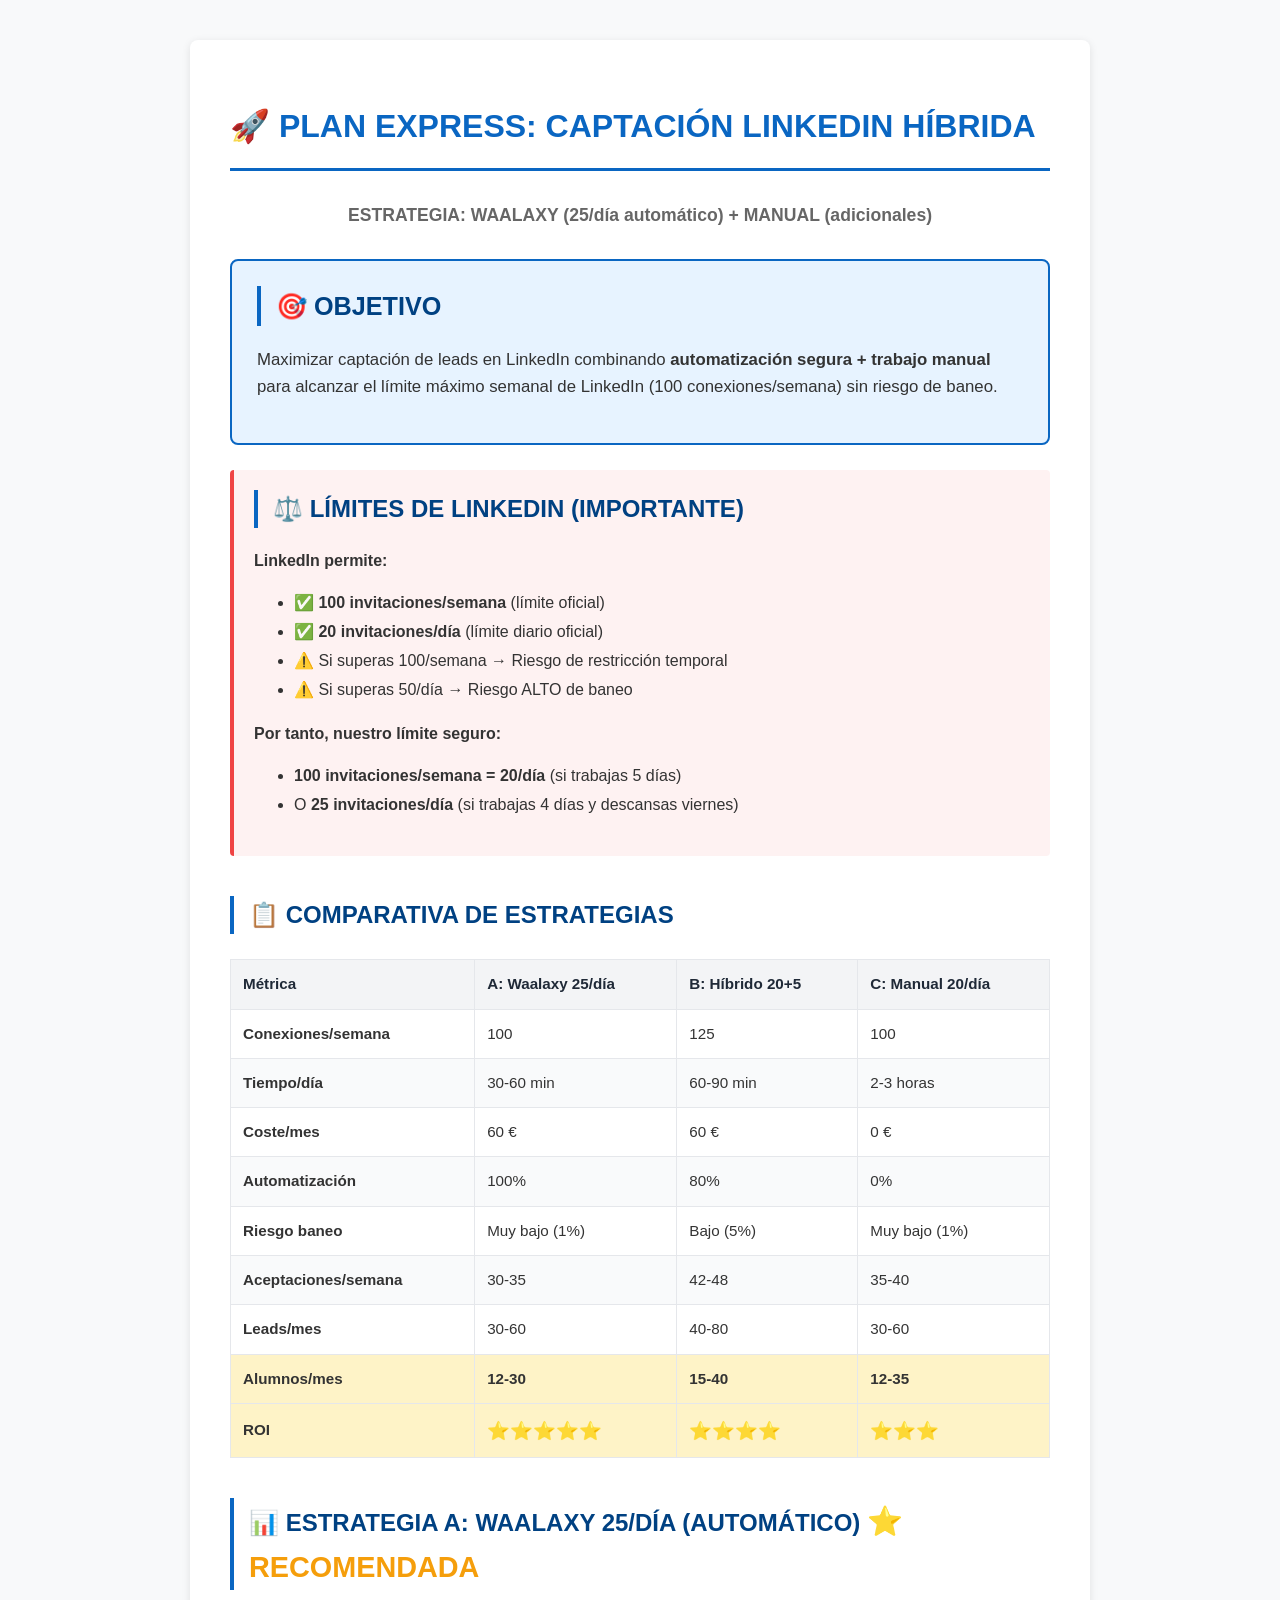
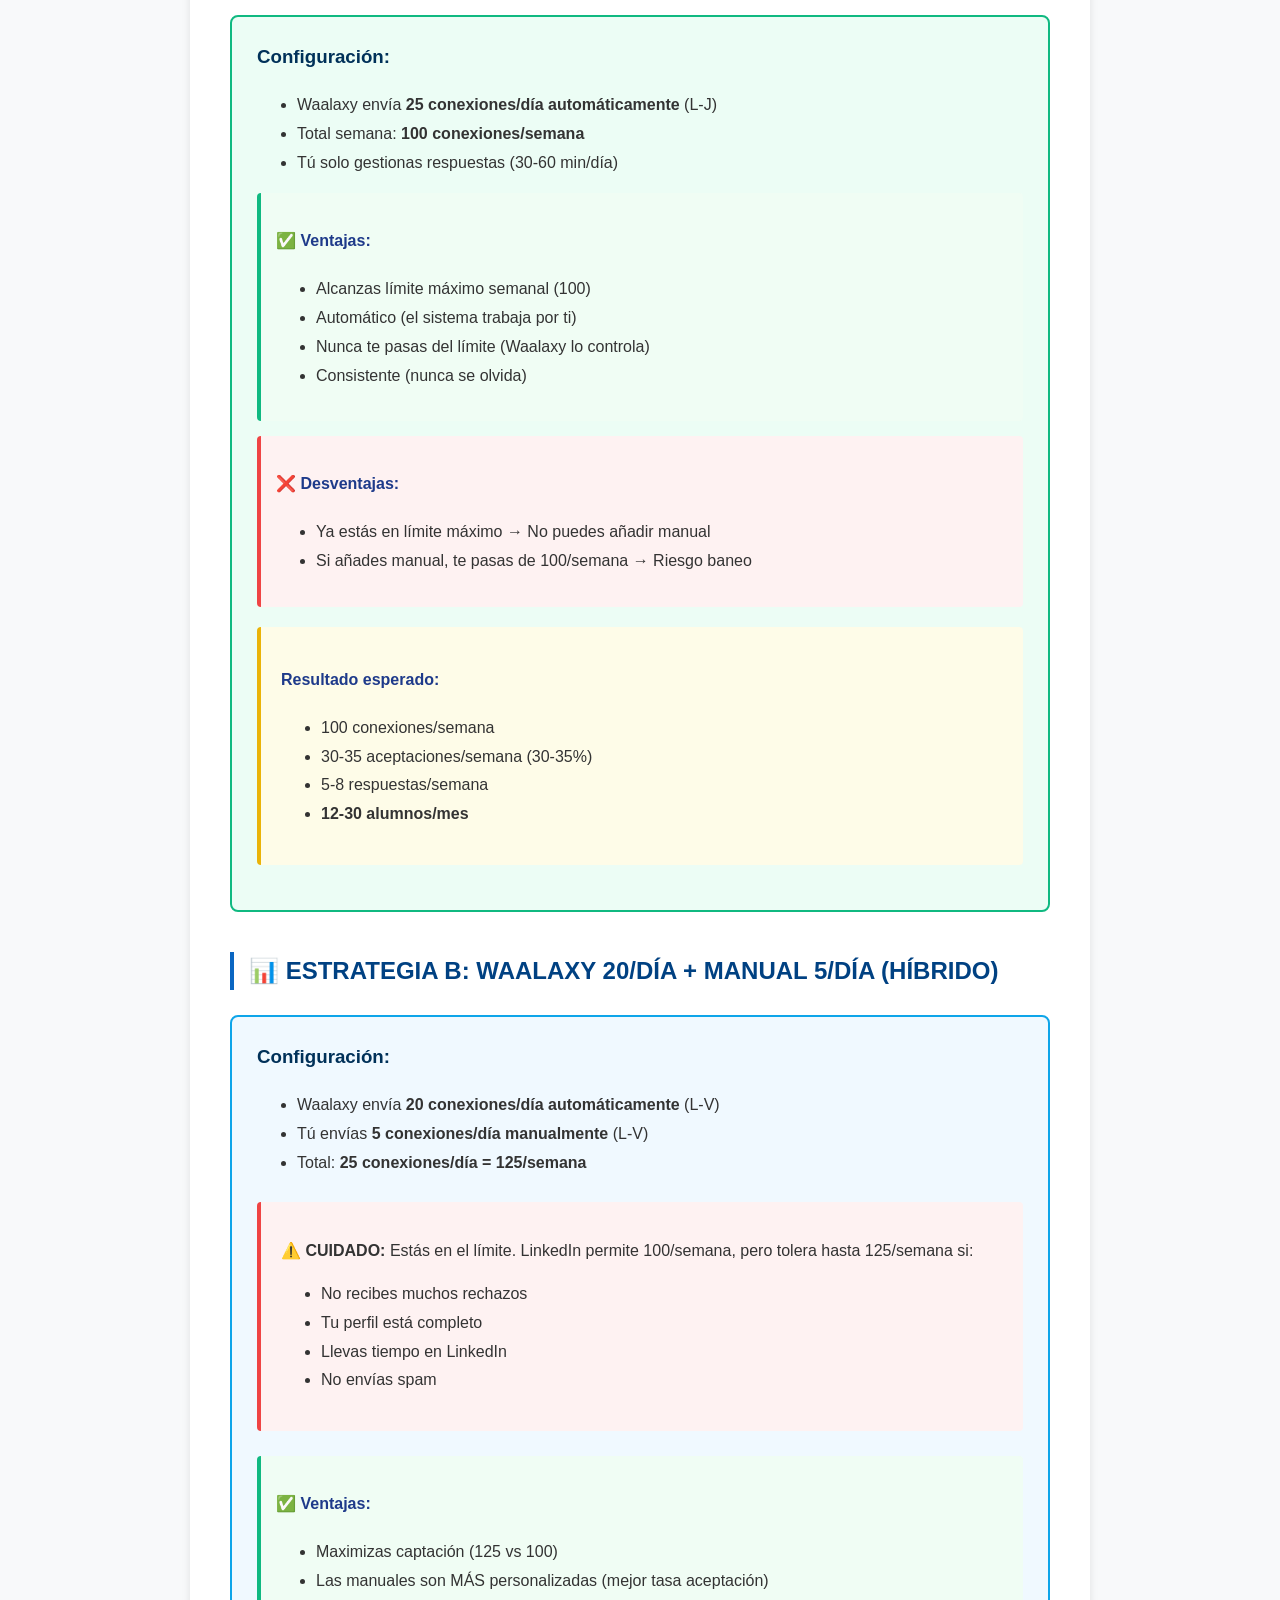
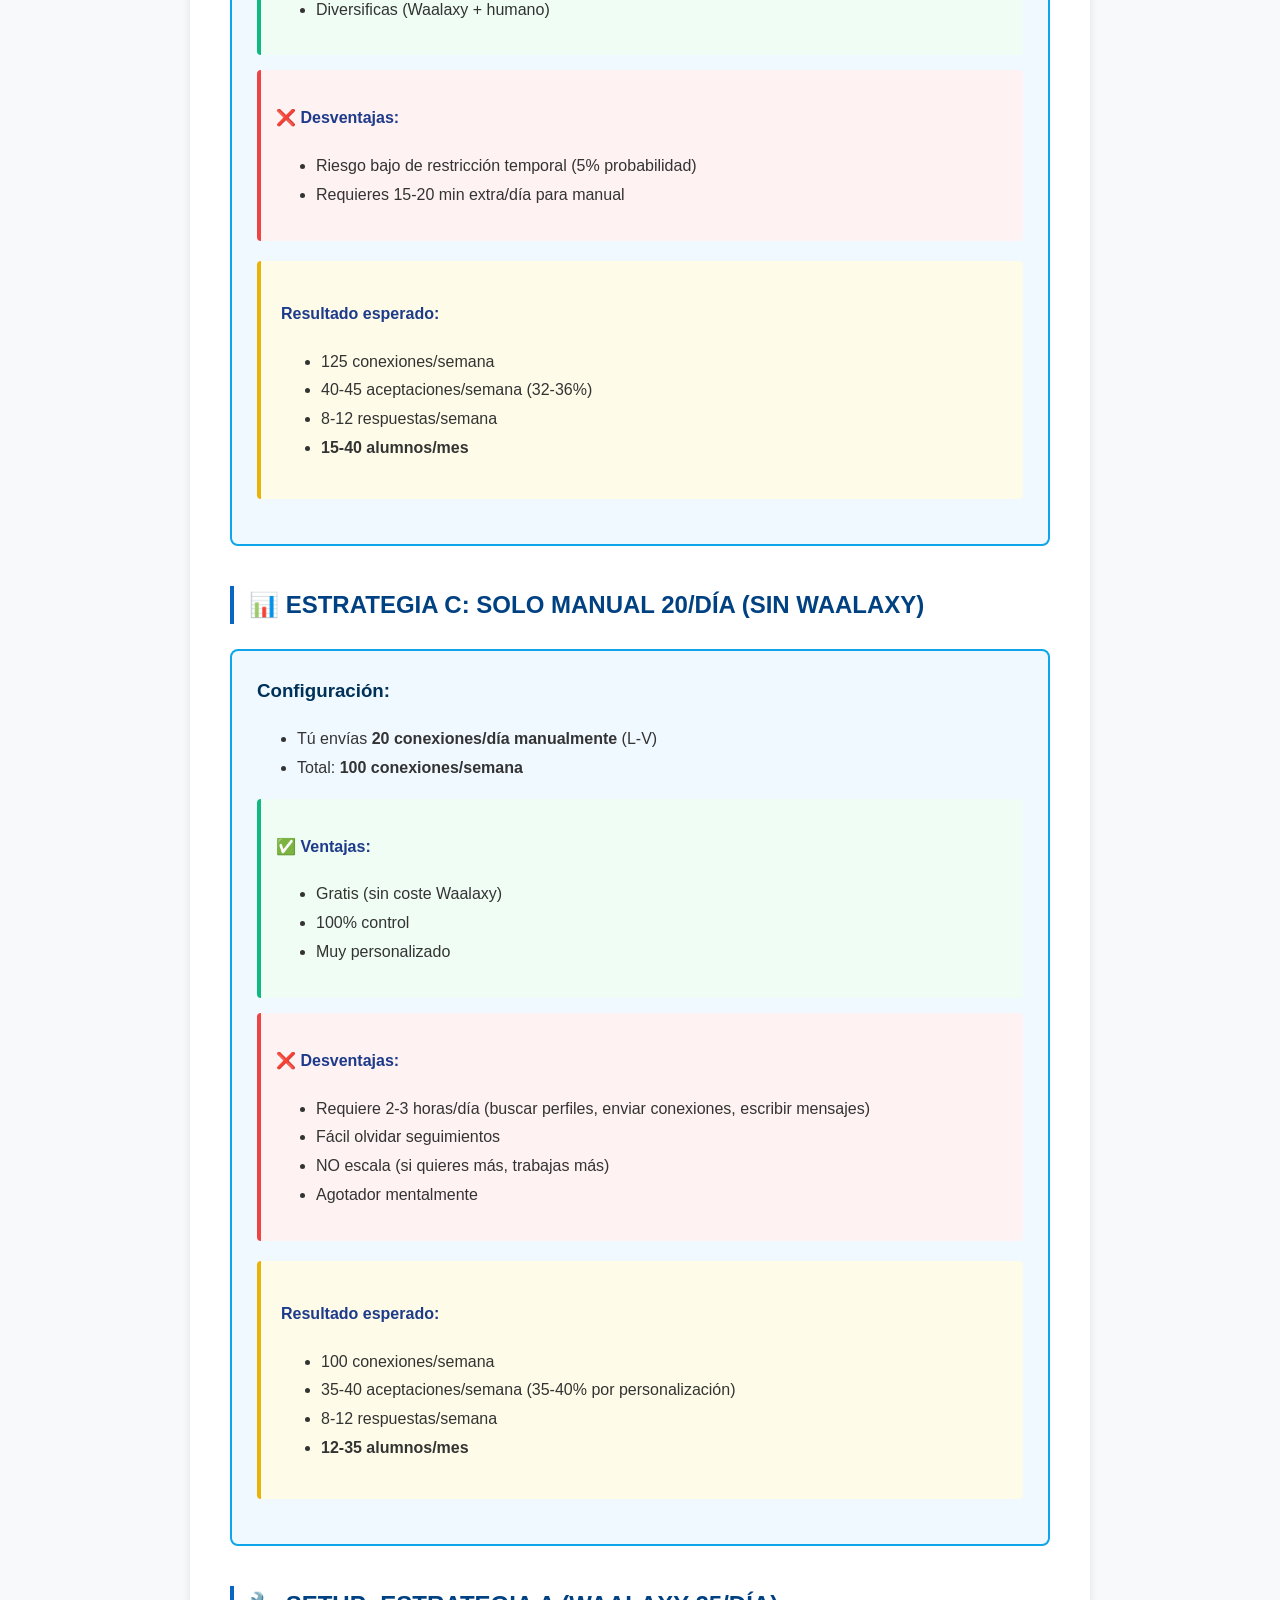
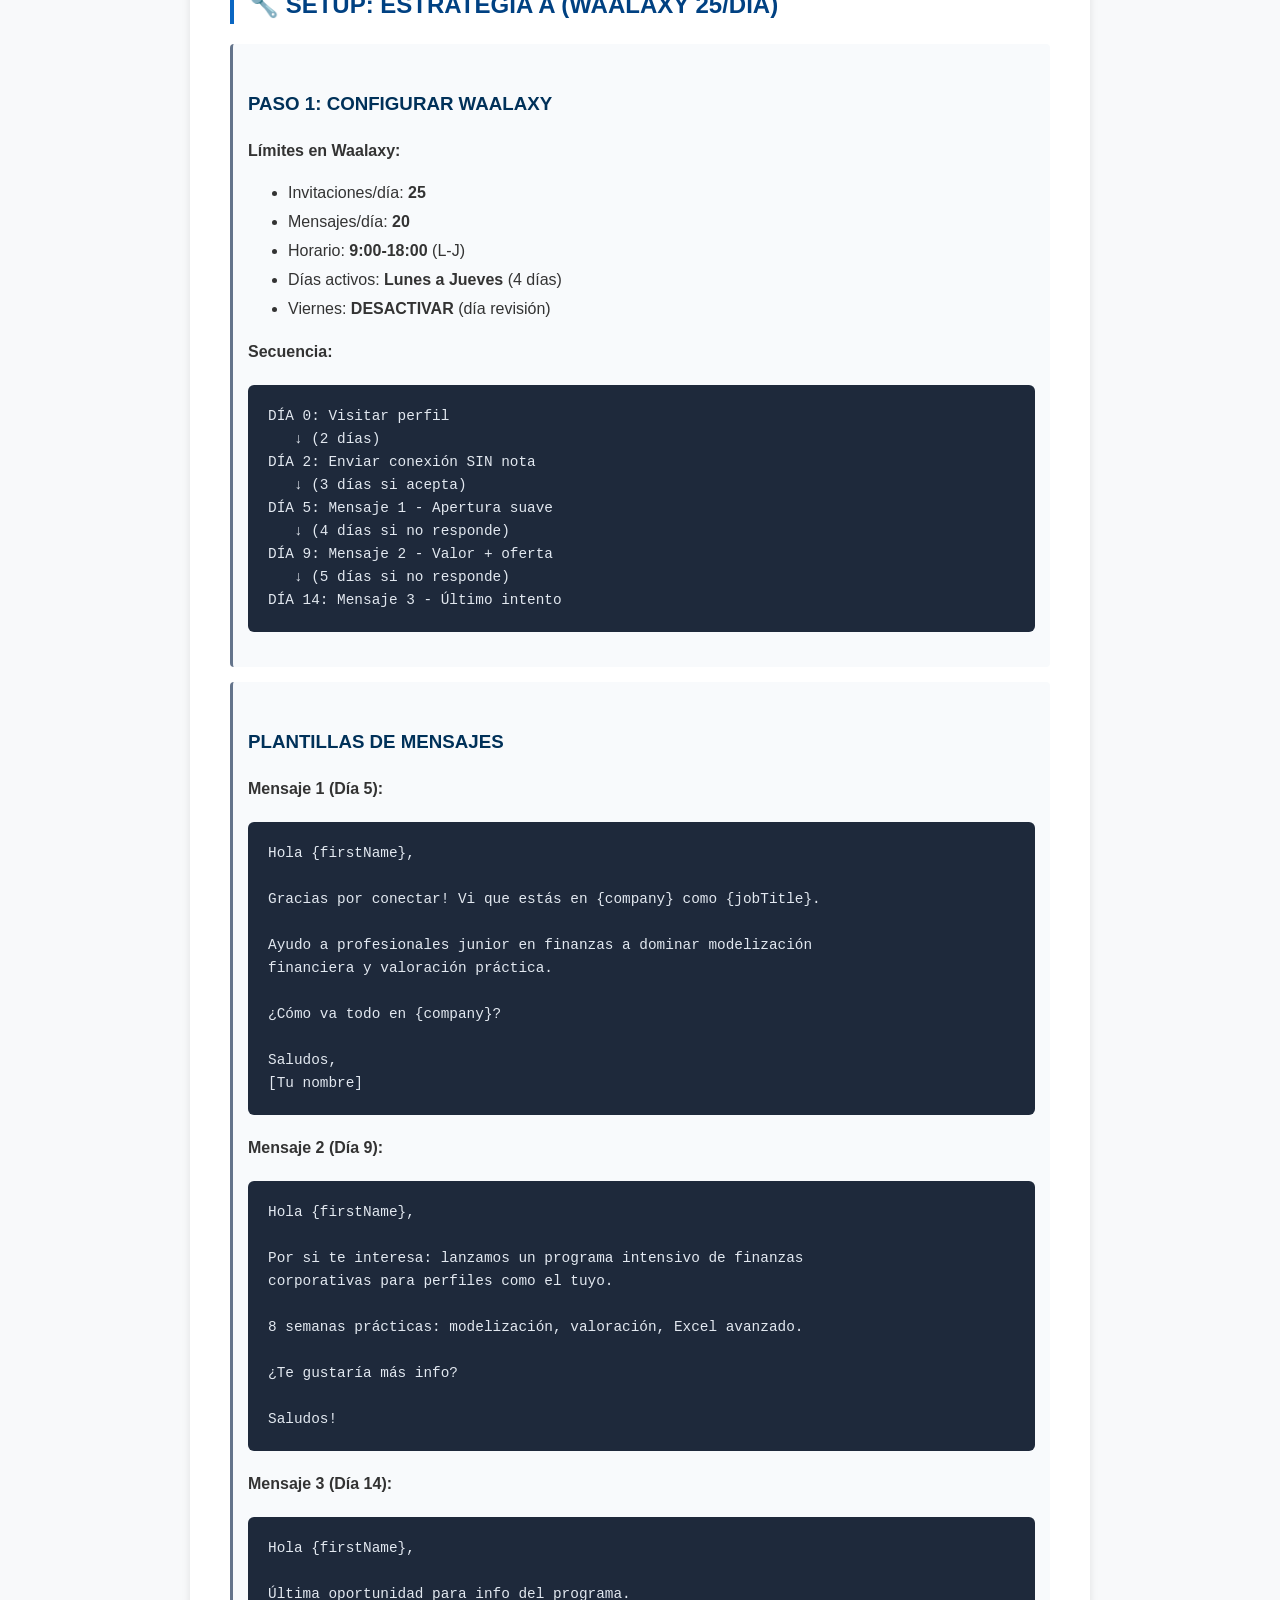
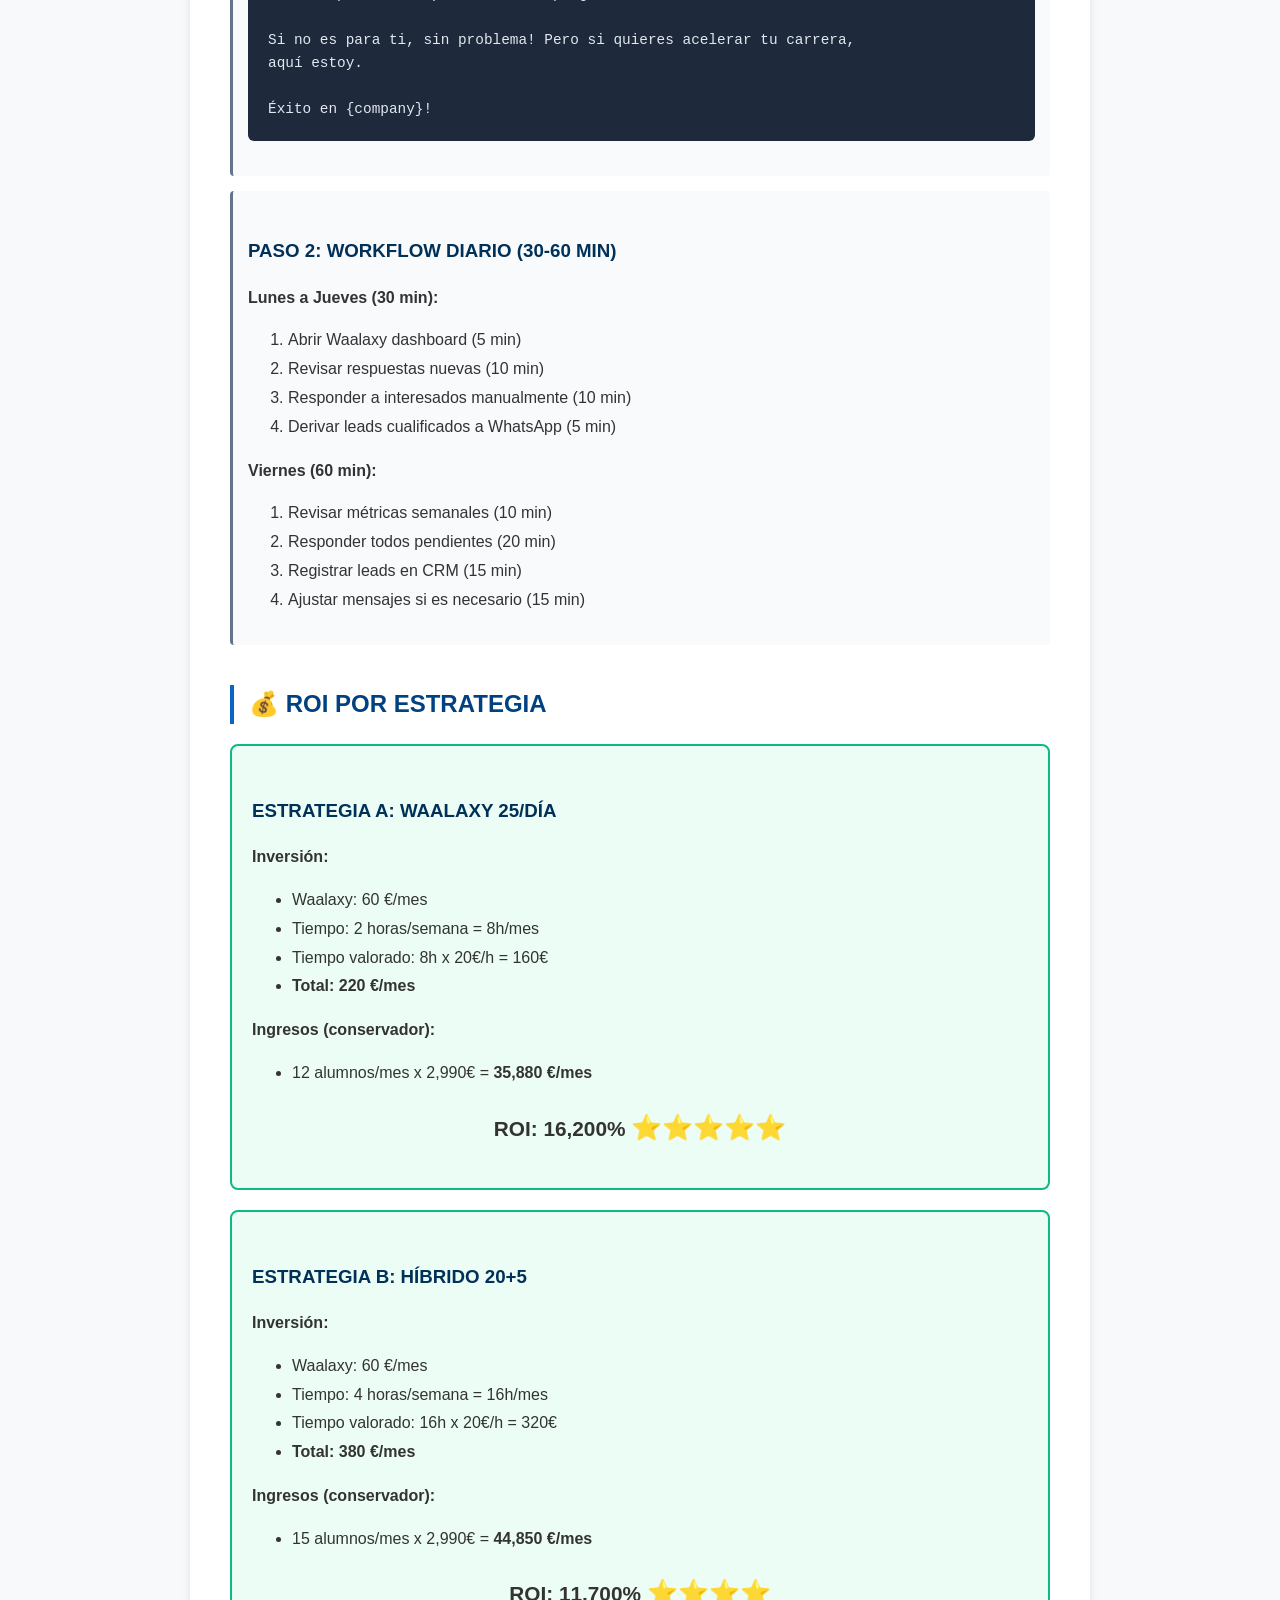
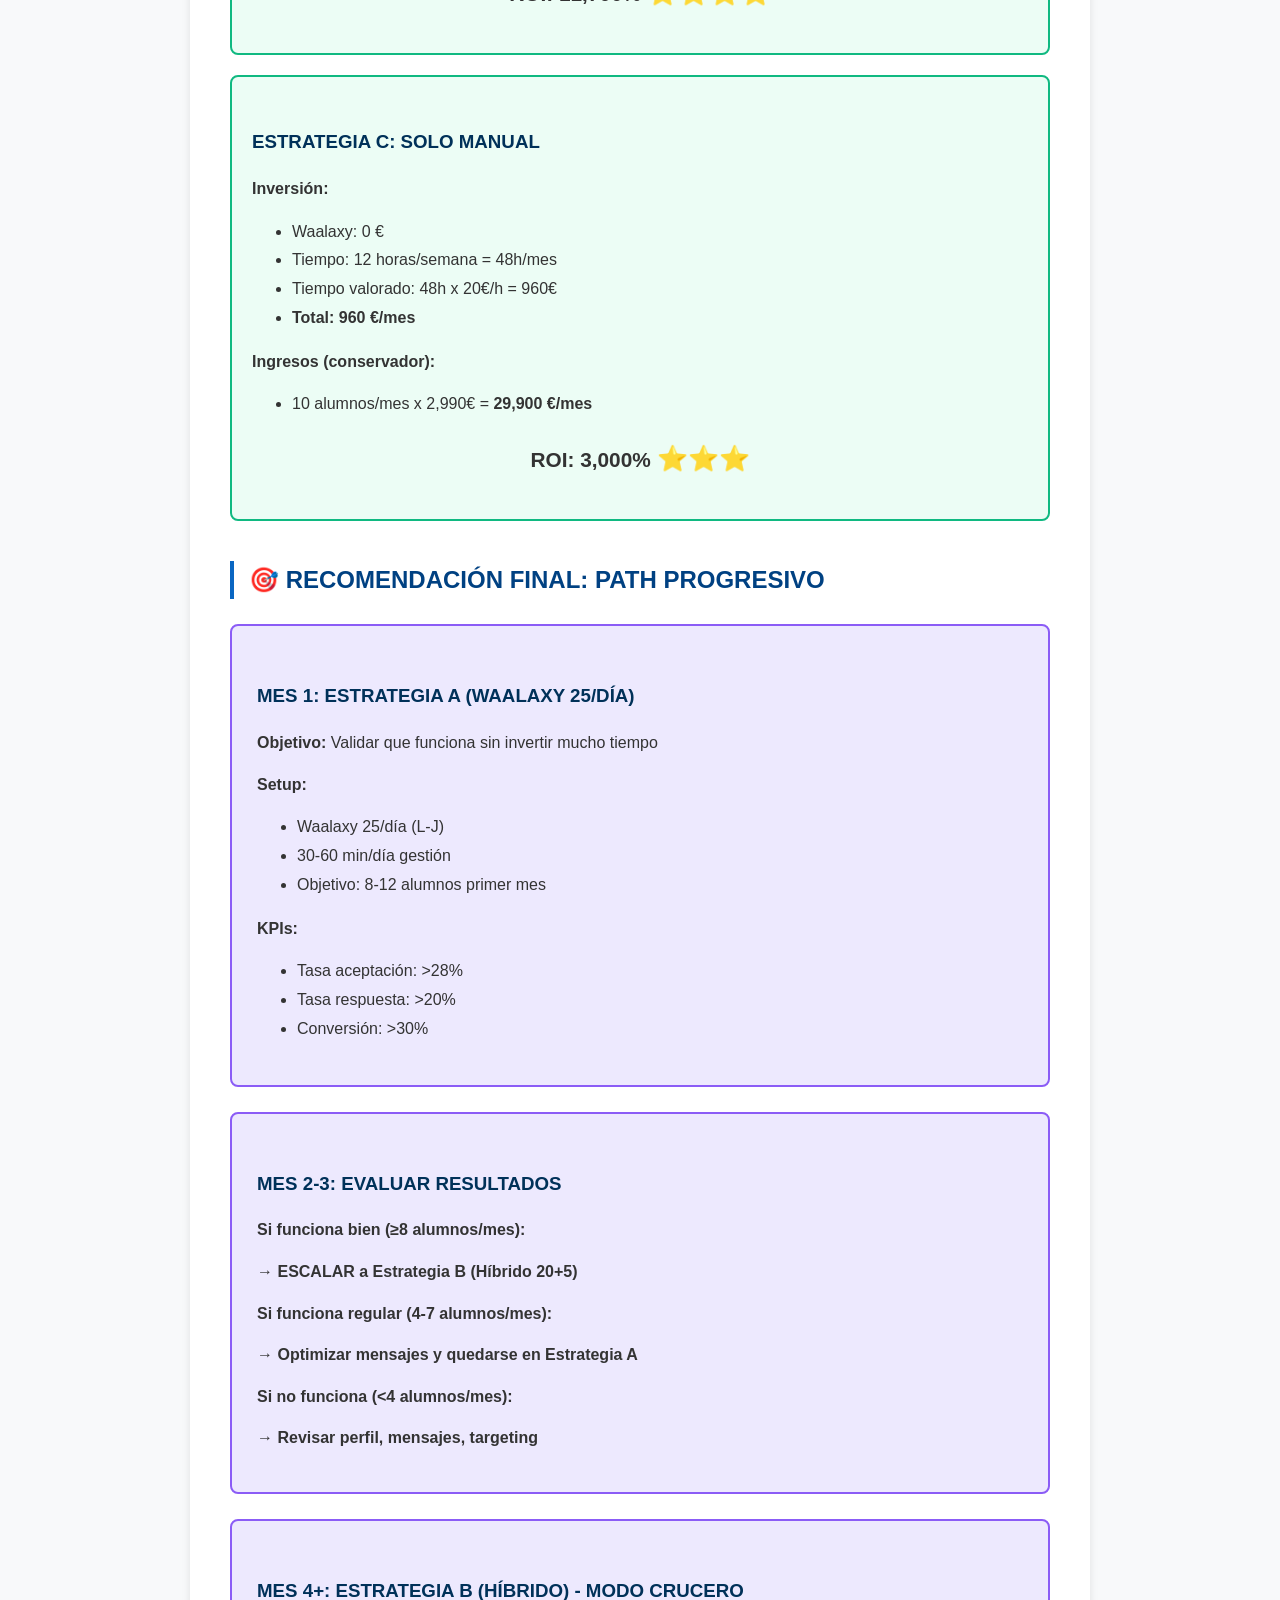
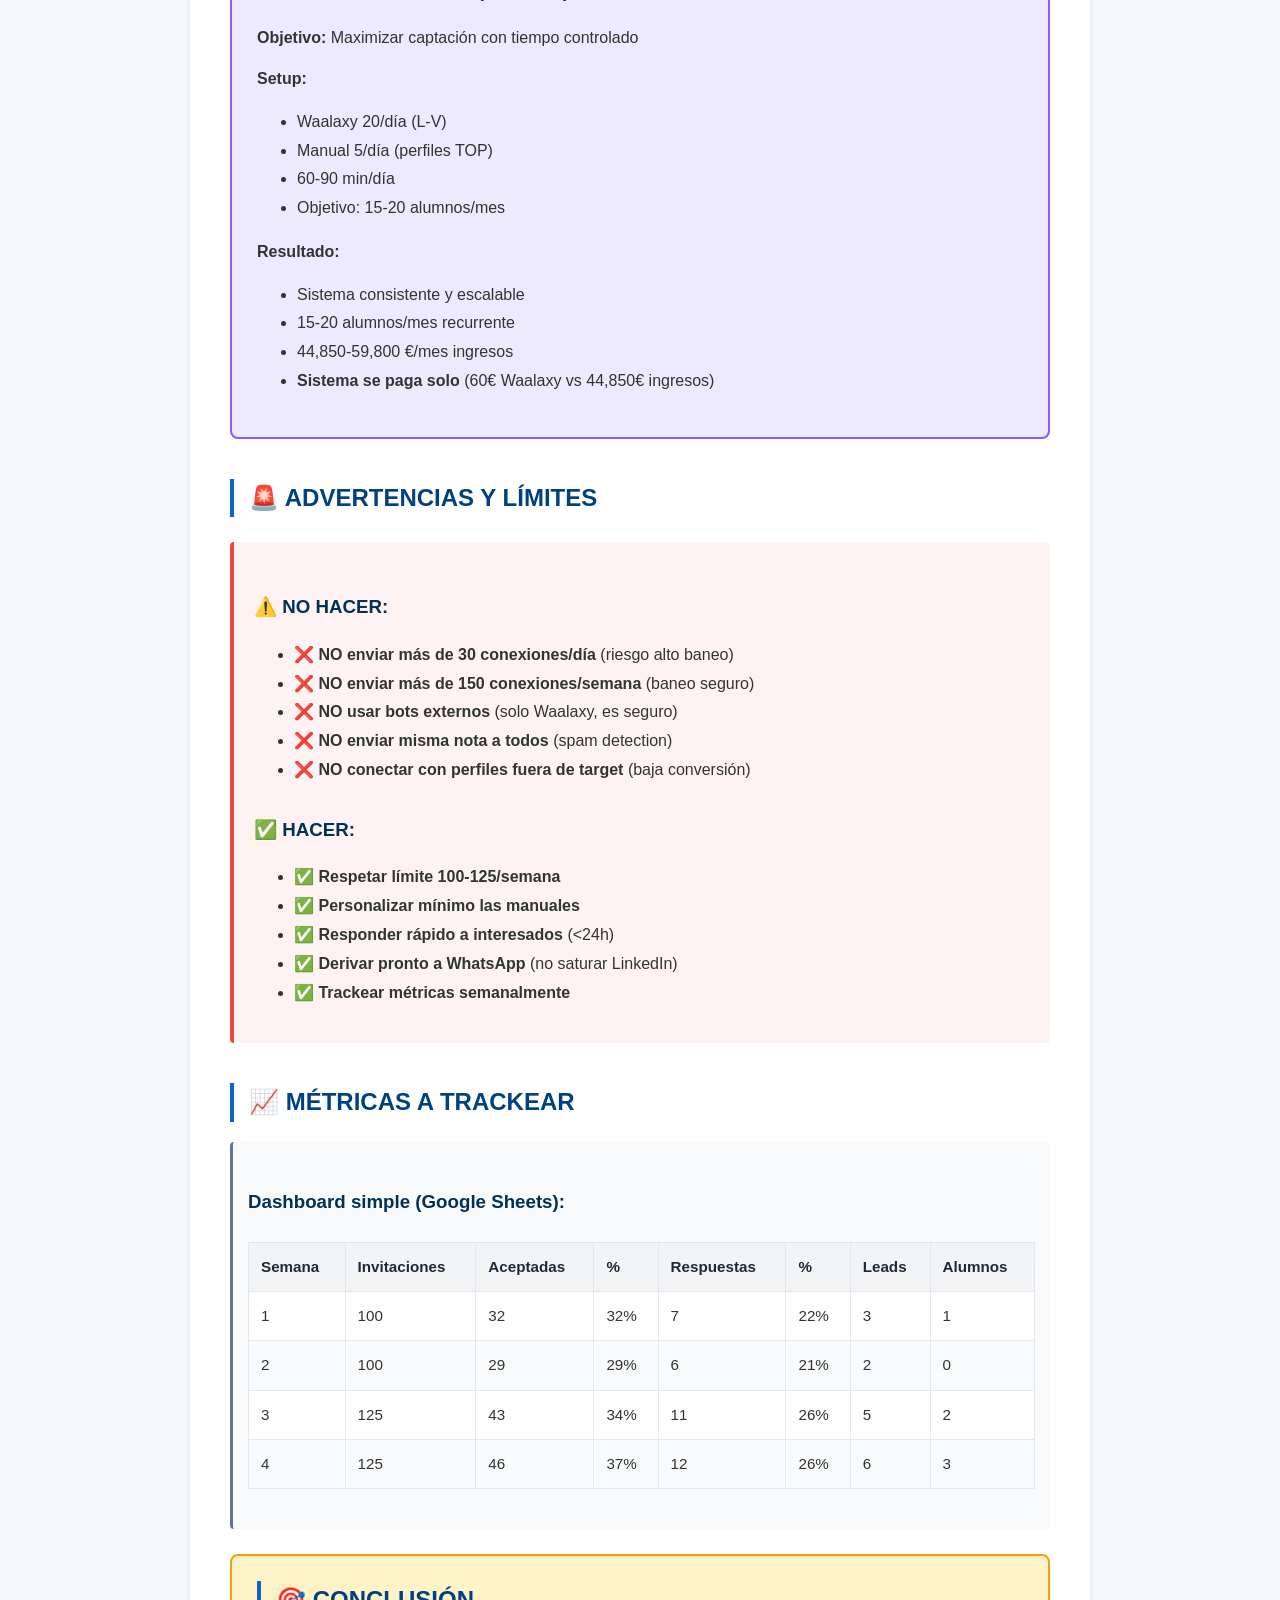
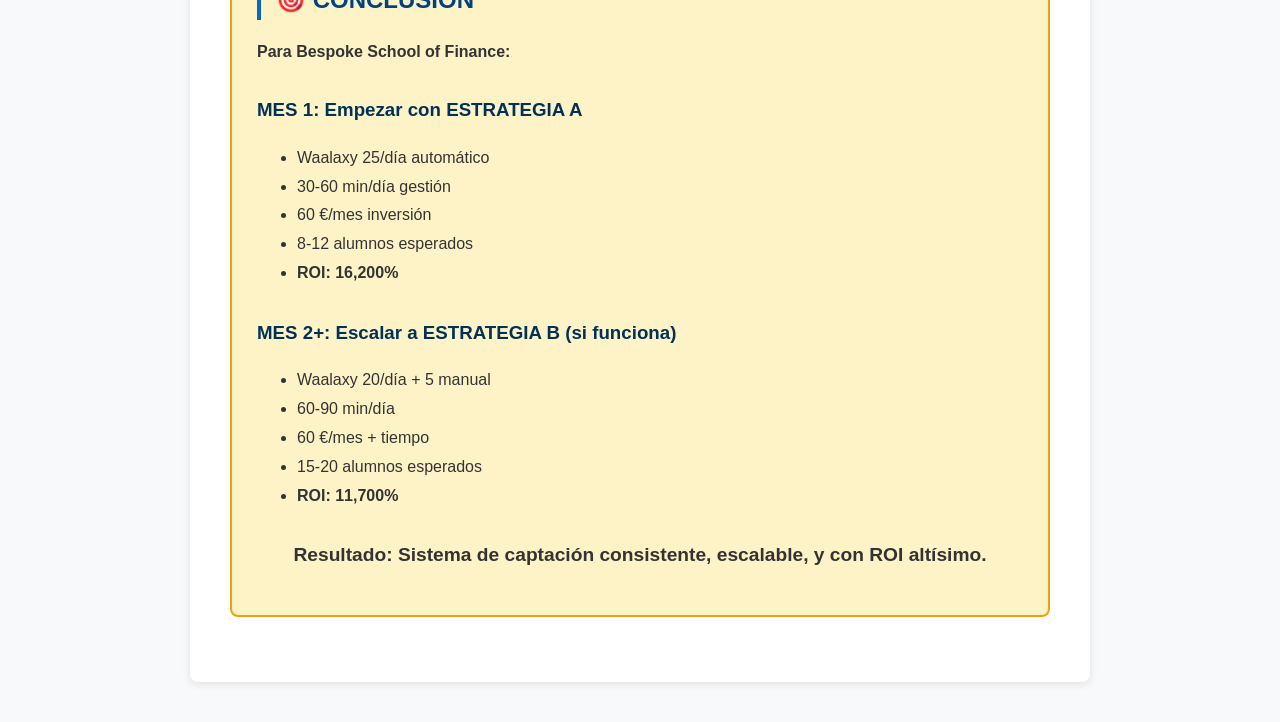
<file: negocio/PLAN_EXPRESS_LINKEDIN_HIBRIDO.html>
<!DOCTYPE html>
<html lang="es">
<head>
    <meta charset="UTF-8">
    <meta name="viewport" content="width=device-width, initial-scale=1.0">
    <title>Plan Express: Captación LinkedIn Híbrida (Waalaxy + Manual)</title>
    <style>
        body {
            font-family: -apple-system, BlinkMacSystemFont, 'Segoe UI', Roboto, Oxygen, Ubuntu, sans-serif;
            line-height: 1.6;
            max-width: 900px;
            margin: 0 auto;
            padding: 40px 20px;
            color: #333;
            background: #f8f9fa;
        }
        .container {
            background: white;
            padding: 40px;
            border-radius: 8px;
            box-shadow: 0 2px 8px rgba(0,0,0,0.1);
        }
        h1 {
            color: #0a66c2;
            border-bottom: 3px solid #0a66c2;
            padding-bottom: 15px;
            margin-bottom: 30px;
        }
        h2 {
            color: #004182;
            margin-top: 40px;
            border-left: 4px solid #0a66c2;
            padding-left: 15px;
        }
        h3 {
            color: #003159;
            margin-top: 30px;
        }
        h4 {
            color: #1e3a8a;
            margin-top: 20px;
        }
        .objective-box {
            background: #e7f3ff;
            border: 2px solid #0a66c2;
            padding: 25px;
            margin: 25px 0;
            border-radius: 8px;
            font-size: 1.05em;
        }
        .warning-box {
            background: #fef2f2;
            border-left: 4px solid #ef4444;
            padding: 20px;
            margin: 25px 0;
            border-radius: 4px;
        }
        .strategy-card {
            background: #f0f9ff;
            border: 2px solid #0ea5e9;
            padding: 25px;
            margin: 25px 0;
            border-radius: 8px;
        }
        .strategy-recommended {
            background: #ecfdf5;
            border: 2px solid #10b981;
        }
        .advantages {
            background: #f0fdf4;
            border-left: 4px solid #10b981;
            padding: 15px;
            margin: 15px 0;
            border-radius: 4px;
        }
        .disadvantages {
            background: #fef2f2;
            border-left: 4px solid #ef4444;
            padding: 15px;
            margin: 15px 0;
            border-radius: 4px;
        }
        .results-box {
            background: #fefce8;
            border-left: 4px solid #eab308;
            padding: 20px;
            margin: 20px 0;
            border-radius: 4px;
        }
        .code-block {
            background: #1e293b;
            color: #e2e8f0;
            padding: 20px;
            border-radius: 6px;
            margin: 20px 0;
            font-family: 'Courier New', monospace;
            white-space: pre-wrap;
            overflow-x: auto;
            font-size: 0.9em;
        }
        .workflow-step {
            background: #f8fafc;
            border-left: 3px solid #64748b;
            padding: 15px;
            margin: 15px 0;
            border-radius: 4px;
        }
        table {
            width: 100%;
            border-collapse: collapse;
            margin: 25px 0;
            background: white;
            font-size: 0.95em;
        }
        th, td {
            padding: 12px;
            text-align: left;
            border: 1px solid #e5e7eb;
        }
        th {
            background: #f3f4f6;
            font-weight: 600;
            color: #1f2937;
        }
        tr:nth-child(even) {
            background: #f9fafb;
        }
        .highlight-row {
            background: #fef3c7 !important;
            font-weight: 600;
        }
        .star {
            color: #f59e0b;
            font-size: 1.2em;
        }
        .checkmark {
            color: #10b981;
        }
        .crossmark {
            color: #ef4444;
        }
        ul, ol {
            line-height: 1.8;
        }
        .recommendation-box {
            background: #fef3c7;
            border: 2px solid #f59e0b;
            padding: 25px;
            border-radius: 8px;
            margin: 25px 0;
        }
        .roi-box {
            background: #ecfdf5;
            border: 2px solid #10b981;
            padding: 20px;
            border-radius: 8px;
            margin: 20px 0;
        }
        .path-box {
            background: #ede9fe;
            border: 2px solid #8b5cf6;
            padding: 25px;
            border-radius: 8px;
            margin: 25px 0;
        }

        /* Estilos de impresión para PDF A4 */
        @media print {
            @page {
                size: A4;
                margin: 2cm 1.5cm;
            }

            body {
                background: white;
                max-width: 100%;
                padding: 0;
                margin: 0;
                font-size: 10pt;
                line-height: 1.4;
            }

            .container {
                box-shadow: none;
                padding: 0;
                border-radius: 0;
            }

            h1 {
                font-size: 18pt;
                page-break-after: avoid;
                margin-top: 0;
            }

            h2 {
                font-size: 14pt;
                page-break-after: avoid;
                margin-top: 20pt;
            }

            h3 {
                font-size: 12pt;
                page-break-after: avoid;
                margin-top: 15pt;
            }

            h4 {
                font-size: 11pt;
                page-break-after: avoid;
            }

            /* Mantener bloques juntos */
            .objective-box, .warning-box, .strategy-card,
            .advantages, .disadvantages, .results-box,
            .workflow-step, .recommendation-box, .roi-box,
            .path-box, table {
                page-break-inside: avoid;
            }

            /* Simplificar fondos para impresión */
            .objective-box {
                background: white !important;
                border: 2px solid #0a66c2;
            }

            .warning-box {
                background: white !important;
                border: 1px solid #ef4444;
            }

            .strategy-card {
                background: white !important;
                border: 1px solid #0ea5e9;
            }

            .strategy-recommended {
                border: 2px solid #10b981 !important;
            }

            .advantages {
                background: white !important;
                border: 1px solid #10b981;
            }

            .disadvantages {
                background: white !important;
                border: 1px solid #ef4444;
            }

            .results-box {
                background: white !important;
                border: 1px solid #eab308;
            }

            .code-block {
                background: #f5f5f5 !important;
                color: #000 !important;
                border: 1px solid #ddd;
                font-size: 8pt;
                page-break-inside: avoid;
            }

            .workflow-step {
                background: white !important;
                border: 1px solid #64748b;
            }

            .recommendation-box {
                background: white !important;
                border: 2px solid #f59e0b;
            }

            .roi-box {
                background: white !important;
                border: 2px solid #10b981;
            }

            .path-box {
                background: white !important;
                border: 2px solid #8b5cf6;
            }

            table {
                font-size: 8pt;
                border-collapse: collapse;
            }

            th, td {
                border: 1px solid #333;
                padding: 6px 4px;
            }

            th {
                background: #f0f0f0 !important;
            }

            tr:nth-child(even) {
                background: #f9f9f9 !important;
            }

            .highlight-row {
                background: #ffffcc !important;
            }

            /* Evitar que elementos se corten */
            ul, ol {
                page-break-inside: avoid;
            }

            li {
                page-break-inside: avoid;
            }
        }
    </style>
</head>
<body>
    <div class="container">
        <h1>🚀 PLAN EXPRESS: CAPTACIÓN LINKEDIN HÍBRIDA</h1>
        <p style="font-size: 1.1em; text-align: center; color: #666; margin-bottom: 30px;">
            <strong>ESTRATEGIA: WAALAXY (25/día automático) + MANUAL (adicionales)</strong>
        </p>

        <div class="objective-box">
            <h2 style="margin-top: 0;">🎯 OBJETIVO</h2>
            <p>Maximizar captación de leads en LinkedIn combinando <strong>automatización segura + trabajo manual</strong> para alcanzar el límite máximo semanal de LinkedIn (100 conexiones/semana) sin riesgo de baneo.</p>
        </div>

        <div class="warning-box">
            <h2 style="margin-top: 0;">⚖️ LÍMITES DE LINKEDIN (IMPORTANTE)</h2>
            <p><strong>LinkedIn permite:</strong></p>
            <ul>
                <li><span class="checkmark">✅</span> <strong>100 invitaciones/semana</strong> (límite oficial)</li>
                <li><span class="checkmark">✅</span> <strong>20 invitaciones/día</strong> (límite diario oficial)</li>
                <li>⚠️ Si superas 100/semana → Riesgo de restricción temporal</li>
                <li>⚠️ Si superas 50/día → Riesgo ALTO de baneo</li>
            </ul>
            <p><strong>Por tanto, nuestro límite seguro:</strong></p>
            <ul>
                <li><strong>100 invitaciones/semana = 20/día</strong> (si trabajas 5 días)</li>
                <li>O <strong>25 invitaciones/día</strong> (si trabajas 4 días y descansas viernes)</li>
            </ul>
        </div>

        <h2>📋 COMPARATIVA DE ESTRATEGIAS</h2>

        <table>
            <thead>
                <tr>
                    <th>Métrica</th>
                    <th>A: Waalaxy 25/día</th>
                    <th>B: Híbrido 20+5</th>
                    <th>C: Manual 20/día</th>
                </tr>
            </thead>
            <tbody>
                <tr>
                    <td><strong>Conexiones/semana</strong></td>
                    <td>100</td>
                    <td>125</td>
                    <td>100</td>
                </tr>
                <tr>
                    <td><strong>Tiempo/día</strong></td>
                    <td>30-60 min</td>
                    <td>60-90 min</td>
                    <td>2-3 horas</td>
                </tr>
                <tr>
                    <td><strong>Coste/mes</strong></td>
                    <td>60 €</td>
                    <td>60 €</td>
                    <td>0 €</td>
                </tr>
                <tr>
                    <td><strong>Automatización</strong></td>
                    <td>100%</td>
                    <td>80%</td>
                    <td>0%</td>
                </tr>
                <tr>
                    <td><strong>Riesgo baneo</strong></td>
                    <td>Muy bajo (1%)</td>
                    <td>Bajo (5%)</td>
                    <td>Muy bajo (1%)</td>
                </tr>
                <tr>
                    <td><strong>Aceptaciones/semana</strong></td>
                    <td>30-35</td>
                    <td>42-48</td>
                    <td>35-40</td>
                </tr>
                <tr>
                    <td><strong>Leads/mes</strong></td>
                    <td>30-60</td>
                    <td>40-80</td>
                    <td>30-60</td>
                </tr>
                <tr class="highlight-row">
                    <td><strong>Alumnos/mes</strong></td>
                    <td>12-30</td>
                    <td>15-40</td>
                    <td>12-35</td>
                </tr>
                <tr class="highlight-row">
                    <td><strong>ROI</strong></td>
                    <td><span class="star">⭐⭐⭐⭐⭐</span></td>
                    <td><span class="star">⭐⭐⭐⭐</span></td>
                    <td><span class="star">⭐⭐⭐</span></td>
                </tr>
            </tbody>
        </table>

        <h2>📊 ESTRATEGIA A: WAALAXY 25/DÍA (AUTOMÁTICO) <span class="star">⭐ RECOMENDADA</span></h2>

        <div class="strategy-card strategy-recommended">
            <h3 style="margin-top: 0;">Configuración:</h3>
            <ul>
                <li>Waalaxy envía <strong>25 conexiones/día automáticamente</strong> (L-J)</li>
                <li>Total semana: <strong>100 conexiones/semana</strong></li>
                <li>Tú solo gestionas respuestas (30-60 min/día)</li>
            </ul>

            <div class="advantages">
                <h4>✅ Ventajas:</h4>
                <ul>
                    <li>Alcanzas límite máximo semanal (100)</li>
                    <li>Automático (el sistema trabaja por ti)</li>
                    <li>Nunca te pasas del límite (Waalaxy lo controla)</li>
                    <li>Consistente (nunca se olvida)</li>
                </ul>
            </div>

            <div class="disadvantages">
                <h4>❌ Desventajas:</h4>
                <ul>
                    <li>Ya estás en límite máximo → No puedes añadir manual</li>
                    <li>Si añades manual, te pasas de 100/semana → Riesgo baneo</li>
                </ul>
            </div>

            <div class="results-box">
                <h4>Resultado esperado:</h4>
                <ul>
                    <li>100 conexiones/semana</li>
                    <li>30-35 aceptaciones/semana (30-35%)</li>
                    <li>5-8 respuestas/semana</li>
                    <li><strong>12-30 alumnos/mes</strong></li>
                </ul>
            </div>
        </div>

        <h2>📊 ESTRATEGIA B: WAALAXY 20/DÍA + MANUAL 5/DÍA (HÍBRIDO)</h2>

        <div class="strategy-card">
            <h3 style="margin-top: 0;">Configuración:</h3>
            <ul>
                <li>Waalaxy envía <strong>20 conexiones/día automáticamente</strong> (L-V)</li>
                <li>Tú envías <strong>5 conexiones/día manualmente</strong> (L-V)</li>
                <li>Total: <strong>25 conexiones/día = 125/semana</strong></li>
            </ul>

            <div class="warning-box">
                <p><strong>⚠️ CUIDADO:</strong> Estás en el límite. LinkedIn permite 100/semana, pero tolera hasta 125/semana si:</p>
                <ul>
                    <li>No recibes muchos rechazos</li>
                    <li>Tu perfil está completo</li>
                    <li>Llevas tiempo en LinkedIn</li>
                    <li>No envías spam</li>
                </ul>
            </div>

            <div class="advantages">
                <h4>✅ Ventajas:</h4>
                <ul>
                    <li>Maximizas captación (125 vs 100)</li>
                    <li>Las manuales son MÁS personalizadas (mejor tasa aceptación)</li>
                    <li>Diversificas (Waalaxy + humano)</li>
                </ul>
            </div>

            <div class="disadvantages">
                <h4>❌ Desventajas:</h4>
                <ul>
                    <li>Riesgo bajo de restricción temporal (5% probabilidad)</li>
                    <li>Requieres 15-20 min extra/día para manual</li>
                </ul>
            </div>

            <div class="results-box">
                <h4>Resultado esperado:</h4>
                <ul>
                    <li>125 conexiones/semana</li>
                    <li>40-45 aceptaciones/semana (32-36%)</li>
                    <li>8-12 respuestas/semana</li>
                    <li><strong>15-40 alumnos/mes</strong></li>
                </ul>
            </div>
        </div>

        <h2>📊 ESTRATEGIA C: SOLO MANUAL 20/DÍA (SIN WAALAXY)</h2>

        <div class="strategy-card">
            <h3 style="margin-top: 0;">Configuración:</h3>
            <ul>
                <li>Tú envías <strong>20 conexiones/día manualmente</strong> (L-V)</li>
                <li>Total: <strong>100 conexiones/semana</strong></li>
            </ul>

            <div class="advantages">
                <h4>✅ Ventajas:</h4>
                <ul>
                    <li>Gratis (sin coste Waalaxy)</li>
                    <li>100% control</li>
                    <li>Muy personalizado</li>
                </ul>
            </div>

            <div class="disadvantages">
                <h4>❌ Desventajas:</h4>
                <ul>
                    <li>Requiere 2-3 horas/día (buscar perfiles, enviar conexiones, escribir mensajes)</li>
                    <li>Fácil olvidar seguimientos</li>
                    <li>NO escala (si quieres más, trabajas más)</li>
                    <li>Agotador mentalmente</li>
                </ul>
            </div>

            <div class="results-box">
                <h4>Resultado esperado:</h4>
                <ul>
                    <li>100 conexiones/semana</li>
                    <li>35-40 aceptaciones/semana (35-40% por personalización)</li>
                    <li>8-12 respuestas/semana</li>
                    <li><strong>12-35 alumnos/mes</strong></li>
                </ul>
            </div>
        </div>

        <h2>🔧 SETUP: ESTRATEGIA A (WAALAXY 25/DÍA)</h2>

        <div class="workflow-step">
            <h3>PASO 1: CONFIGURAR WAALAXY</h3>
            <p><strong>Límites en Waalaxy:</strong></p>
            <ul>
                <li>Invitaciones/día: <strong>25</strong></li>
                <li>Mensajes/día: <strong>20</strong></li>
                <li>Horario: <strong>9:00-18:00</strong> (L-J)</li>
                <li>Días activos: <strong>Lunes a Jueves</strong> (4 días)</li>
                <li>Viernes: <strong>DESACTIVAR</strong> (día revisión)</li>
            </ul>

            <p><strong>Secuencia:</strong></p>
            <div class="code-block">DÍA 0: Visitar perfil
   ↓ (2 días)
DÍA 2: Enviar conexión SIN nota
   ↓ (3 días si acepta)
DÍA 5: Mensaje 1 - Apertura suave
   ↓ (4 días si no responde)
DÍA 9: Mensaje 2 - Valor + oferta
   ↓ (5 días si no responde)
DÍA 14: Mensaje 3 - Último intento</div>
        </div>

        <div class="workflow-step">
            <h3>PLANTILLAS DE MENSAJES</h3>

            <p><strong>Mensaje 1 (Día 5):</strong></p>
            <div class="code-block">Hola {firstName},

Gracias por conectar! Vi que estás en {company} como {jobTitle}.

Ayudo a profesionales junior en finanzas a dominar modelización
financiera y valoración práctica.

¿Cómo va todo en {company}?

Saludos,
[Tu nombre]</div>

            <p><strong>Mensaje 2 (Día 9):</strong></p>
            <div class="code-block">Hola {firstName},

Por si te interesa: lanzamos un programa intensivo de finanzas
corporativas para perfiles como el tuyo.

8 semanas prácticas: modelización, valoración, Excel avanzado.

¿Te gustaría más info?

Saludos!</div>

            <p><strong>Mensaje 3 (Día 14):</strong></p>
            <div class="code-block">Hola {firstName},

Última oportunidad para info del programa.

Si no es para ti, sin problema! Pero si quieres acelerar tu carrera,
aquí estoy.

Éxito en {company}!</div>
        </div>

        <div class="workflow-step">
            <h3>PASO 2: WORKFLOW DIARIO (30-60 MIN)</h3>

            <p><strong>Lunes a Jueves (30 min):</strong></p>
            <ol>
                <li>Abrir Waalaxy dashboard (5 min)</li>
                <li>Revisar respuestas nuevas (10 min)</li>
                <li>Responder a interesados manualmente (10 min)</li>
                <li>Derivar leads cualificados a WhatsApp (5 min)</li>
            </ol>

            <p><strong>Viernes (60 min):</strong></p>
            <ol>
                <li>Revisar métricas semanales (10 min)</li>
                <li>Responder todos pendientes (20 min)</li>
                <li>Registrar leads en CRM (15 min)</li>
                <li>Ajustar mensajes si es necesario (15 min)</li>
            </ol>
        </div>

        <h2>💰 ROI POR ESTRATEGIA</h2>

        <div class="roi-box">
            <h3>ESTRATEGIA A: WAALAXY 25/DÍA</h3>
            <p><strong>Inversión:</strong></p>
            <ul>
                <li>Waalaxy: 60 €/mes</li>
                <li>Tiempo: 2 horas/semana = 8h/mes</li>
                <li>Tiempo valorado: 8h x 20€/h = 160€</li>
                <li><strong>Total: 220 €/mes</strong></li>
            </ul>
            <p><strong>Ingresos (conservador):</strong></p>
            <ul>
                <li>12 alumnos/mes x 2,990€ = <strong>35,880 €/mes</strong></li>
            </ul>
            <p style="font-size: 1.3em; text-align: center; margin: 20px 0;">
                <strong>ROI: 16,200%</strong> <span class="star">⭐⭐⭐⭐⭐</span>
            </p>
        </div>

        <div class="roi-box">
            <h3>ESTRATEGIA B: HÍBRIDO 20+5</h3>
            <p><strong>Inversión:</strong></p>
            <ul>
                <li>Waalaxy: 60 €/mes</li>
                <li>Tiempo: 4 horas/semana = 16h/mes</li>
                <li>Tiempo valorado: 16h x 20€/h = 320€</li>
                <li><strong>Total: 380 €/mes</strong></li>
            </ul>
            <p><strong>Ingresos (conservador):</strong></p>
            <ul>
                <li>15 alumnos/mes x 2,990€ = <strong>44,850 €/mes</strong></li>
            </ul>
            <p style="font-size: 1.3em; text-align: center; margin: 20px 0;">
                <strong>ROI: 11,700%</strong> <span class="star">⭐⭐⭐⭐</span>
            </p>
        </div>

        <div class="roi-box">
            <h3>ESTRATEGIA C: SOLO MANUAL</h3>
            <p><strong>Inversión:</strong></p>
            <ul>
                <li>Waalaxy: 0 €</li>
                <li>Tiempo: 12 horas/semana = 48h/mes</li>
                <li>Tiempo valorado: 48h x 20€/h = 960€</li>
                <li><strong>Total: 960 €/mes</strong></li>
            </ul>
            <p><strong>Ingresos (conservador):</strong></p>
            <ul>
                <li>10 alumnos/mes x 2,990€ = <strong>29,900 €/mes</strong></li>
            </ul>
            <p style="font-size: 1.3em; text-align: center; margin: 20px 0;">
                <strong>ROI: 3,000%</strong> <span class="star">⭐⭐⭐</span>
            </p>
        </div>

        <h2>🎯 RECOMENDACIÓN FINAL: PATH PROGRESIVO</h2>

        <div class="path-box">
            <h3>MES 1: ESTRATEGIA A (WAALAXY 25/DÍA)</h3>
            <p><strong>Objetivo:</strong> Validar que funciona sin invertir mucho tiempo</p>
            <p><strong>Setup:</strong></p>
            <ul>
                <li>Waalaxy 25/día (L-J)</li>
                <li>30-60 min/día gestión</li>
                <li>Objetivo: 8-12 alumnos primer mes</li>
            </ul>
            <p><strong>KPIs:</strong></p>
            <ul>
                <li>Tasa aceptación: >28%</li>
                <li>Tasa respuesta: >20%</li>
                <li>Conversión: >30%</li>
            </ul>
        </div>

        <div class="path-box">
            <h3>MES 2-3: EVALUAR RESULTADOS</h3>
            <p><strong>Si funciona bien (≥8 alumnos/mes):</strong></p>
            <p>→ <strong>ESCALAR a Estrategia B (Híbrido 20+5)</strong></p>

            <p><strong>Si funciona regular (4-7 alumnos/mes):</strong></p>
            <p>→ <strong>Optimizar mensajes y quedarse en Estrategia A</strong></p>

            <p><strong>Si no funciona (&lt;4 alumnos/mes):</strong></p>
            <p>→ <strong>Revisar perfil, mensajes, targeting</strong></p>
        </div>

        <div class="path-box">
            <h3>MES 4+: ESTRATEGIA B (HÍBRIDO) - MODO CRUCERO</h3>
            <p><strong>Objetivo:</strong> Maximizar captación con tiempo controlado</p>
            <p><strong>Setup:</strong></p>
            <ul>
                <li>Waalaxy 20/día (L-V)</li>
                <li>Manual 5/día (perfiles TOP)</li>
                <li>60-90 min/día</li>
                <li>Objetivo: 15-20 alumnos/mes</li>
            </ul>
            <p><strong>Resultado:</strong></p>
            <ul>
                <li>Sistema consistente y escalable</li>
                <li>15-20 alumnos/mes recurrente</li>
                <li>44,850-59,800 €/mes ingresos</li>
                <li><strong>Sistema se paga solo</strong> (60€ Waalaxy vs 44,850€ ingresos)</li>
            </ul>
        </div>

        <h2>🚨 ADVERTENCIAS Y LÍMITES</h2>

        <div class="warning-box">
            <h3>⚠️ NO HACER:</h3>
            <ul>
                <li><span class="crossmark">❌</span> <strong>NO enviar más de 30 conexiones/día</strong> (riesgo alto baneo)</li>
                <li><span class="crossmark">❌</span> <strong>NO enviar más de 150 conexiones/semana</strong> (baneo seguro)</li>
                <li><span class="crossmark">❌</span> <strong>NO usar bots externos</strong> (solo Waalaxy, es seguro)</li>
                <li><span class="crossmark">❌</span> <strong>NO enviar misma nota a todos</strong> (spam detection)</li>
                <li><span class="crossmark">❌</span> <strong>NO conectar con perfiles fuera de target</strong> (baja conversión)</li>
            </ul>

            <h3>✅ HACER:</h3>
            <ul>
                <li><span class="checkmark">✅</span> <strong>Respetar límite 100-125/semana</strong></li>
                <li><span class="checkmark">✅</span> <strong>Personalizar mínimo las manuales</strong></li>
                <li><span class="checkmark">✅</span> <strong>Responder rápido a interesados</strong> (&lt;24h)</li>
                <li><span class="checkmark">✅</span> <strong>Derivar pronto a WhatsApp</strong> (no saturar LinkedIn)</li>
                <li><span class="checkmark">✅</span> <strong>Trackear métricas semanalmente</strong></li>
            </ul>
        </div>

        <h2>📈 MÉTRICAS A TRACKEAR</h2>

        <div class="workflow-step">
            <h3>Dashboard simple (Google Sheets):</h3>
            <table>
                <thead>
                    <tr>
                        <th>Semana</th>
                        <th>Invitaciones</th>
                        <th>Aceptadas</th>
                        <th>%</th>
                        <th>Respuestas</th>
                        <th>%</th>
                        <th>Leads</th>
                        <th>Alumnos</th>
                    </tr>
                </thead>
                <tbody>
                    <tr>
                        <td>1</td>
                        <td>100</td>
                        <td>32</td>
                        <td>32%</td>
                        <td>7</td>
                        <td>22%</td>
                        <td>3</td>
                        <td>1</td>
                    </tr>
                    <tr>
                        <td>2</td>
                        <td>100</td>
                        <td>29</td>
                        <td>29%</td>
                        <td>6</td>
                        <td>21%</td>
                        <td>2</td>
                        <td>0</td>
                    </tr>
                    <tr>
                        <td>3</td>
                        <td>125</td>
                        <td>43</td>
                        <td>34%</td>
                        <td>11</td>
                        <td>26%</td>
                        <td>5</td>
                        <td>2</td>
                    </tr>
                    <tr>
                        <td>4</td>
                        <td>125</td>
                        <td>46</td>
                        <td>37%</td>
                        <td>12</td>
                        <td>26%</td>
                        <td>6</td>
                        <td>3</td>
                    </tr>
                </tbody>
            </table>
        </div>

        <div class="recommendation-box">
            <h2 style="margin-top: 0;">🎯 CONCLUSIÓN</h2>
            <p><strong>Para Bespoke School of Finance:</strong></p>

            <h3>MES 1: Empezar con ESTRATEGIA A</h3>
            <ul>
                <li>Waalaxy 25/día automático</li>
                <li>30-60 min/día gestión</li>
                <li>60 €/mes inversión</li>
                <li>8-12 alumnos esperados</li>
                <li><strong>ROI: 16,200%</strong></li>
            </ul>

            <h3>MES 2+: Escalar a ESTRATEGIA B (si funciona)</h3>
            <ul>
                <li>Waalaxy 20/día + 5 manual</li>
                <li>60-90 min/día</li>
                <li>60 €/mes + tiempo</li>
                <li>15-20 alumnos esperados</li>
                <li><strong>ROI: 11,700%</strong></li>
            </ul>

            <p style="font-size: 1.2em; text-align: center; margin-top: 30px;">
                <strong>Resultado: Sistema de captación consistente, escalable, y con ROI altísimo.</strong>
            </p>
        </div>

    </div>
</body>
</html>
</file>
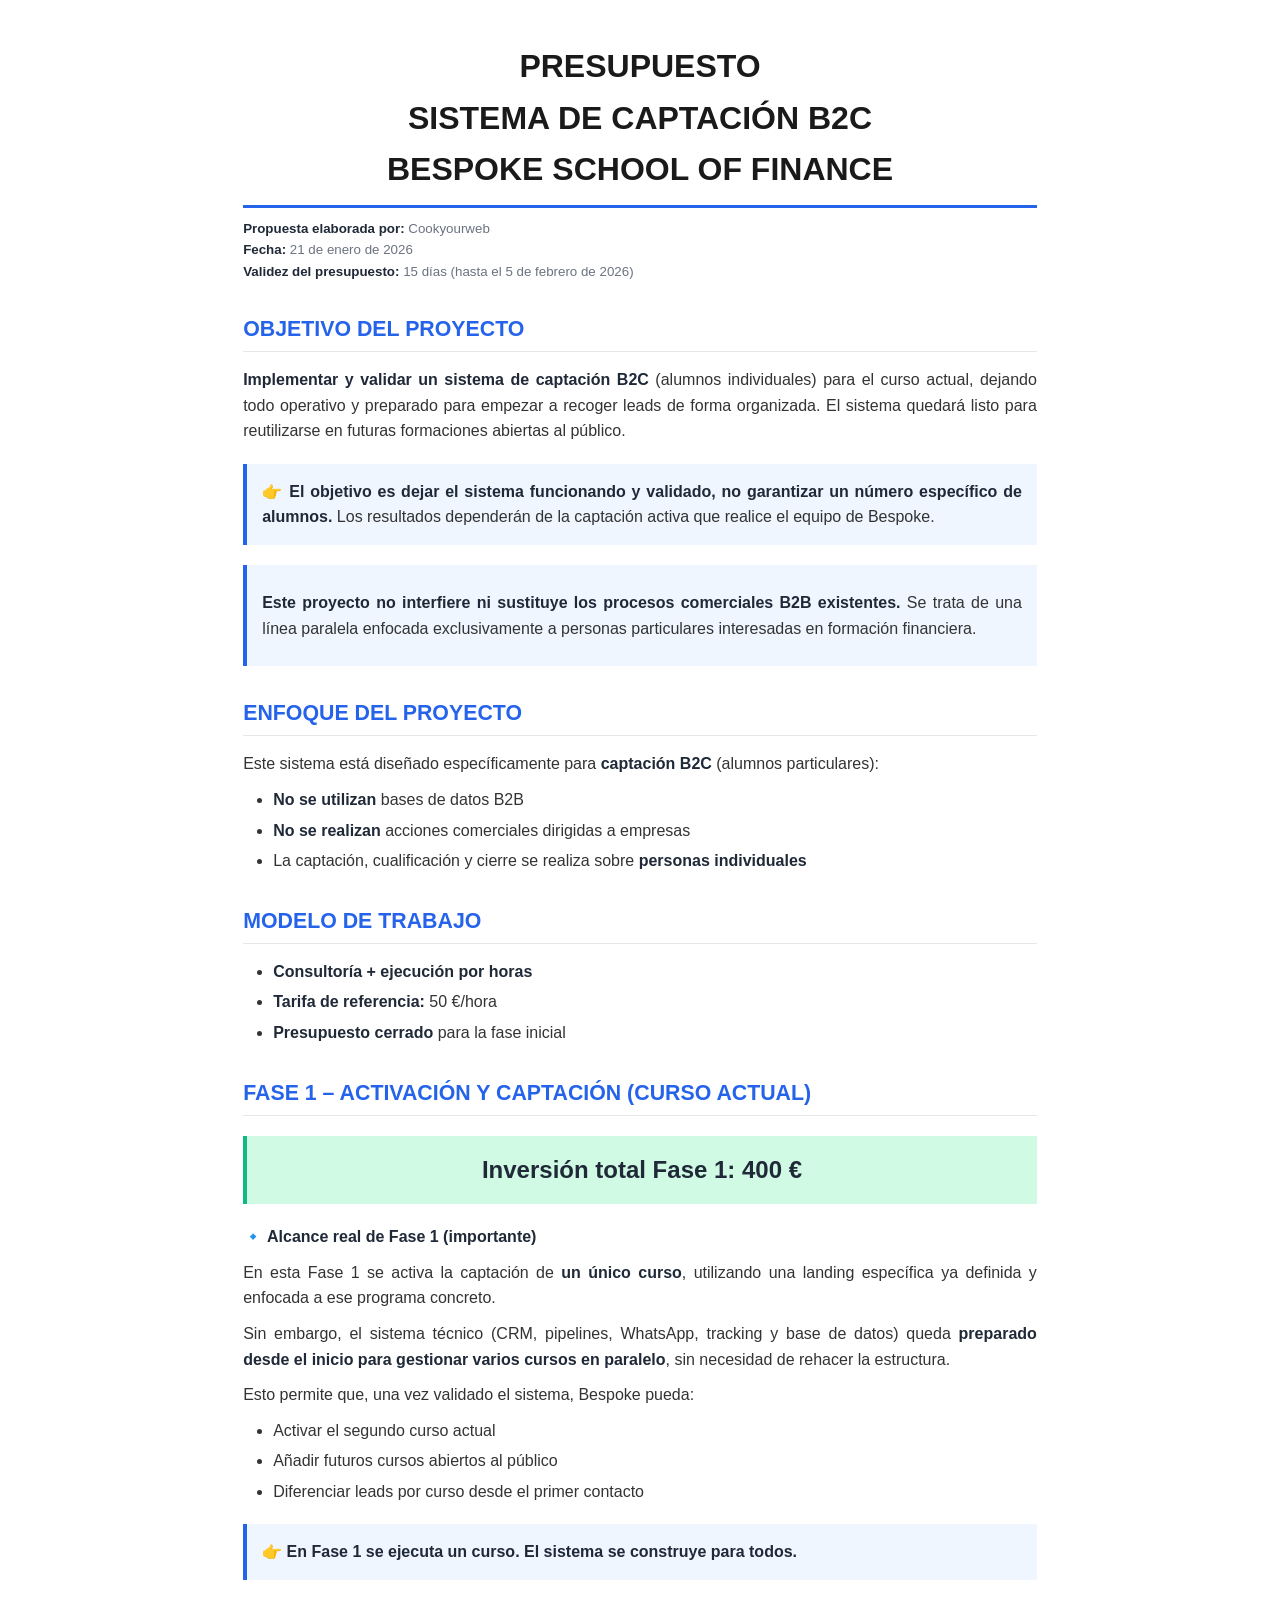
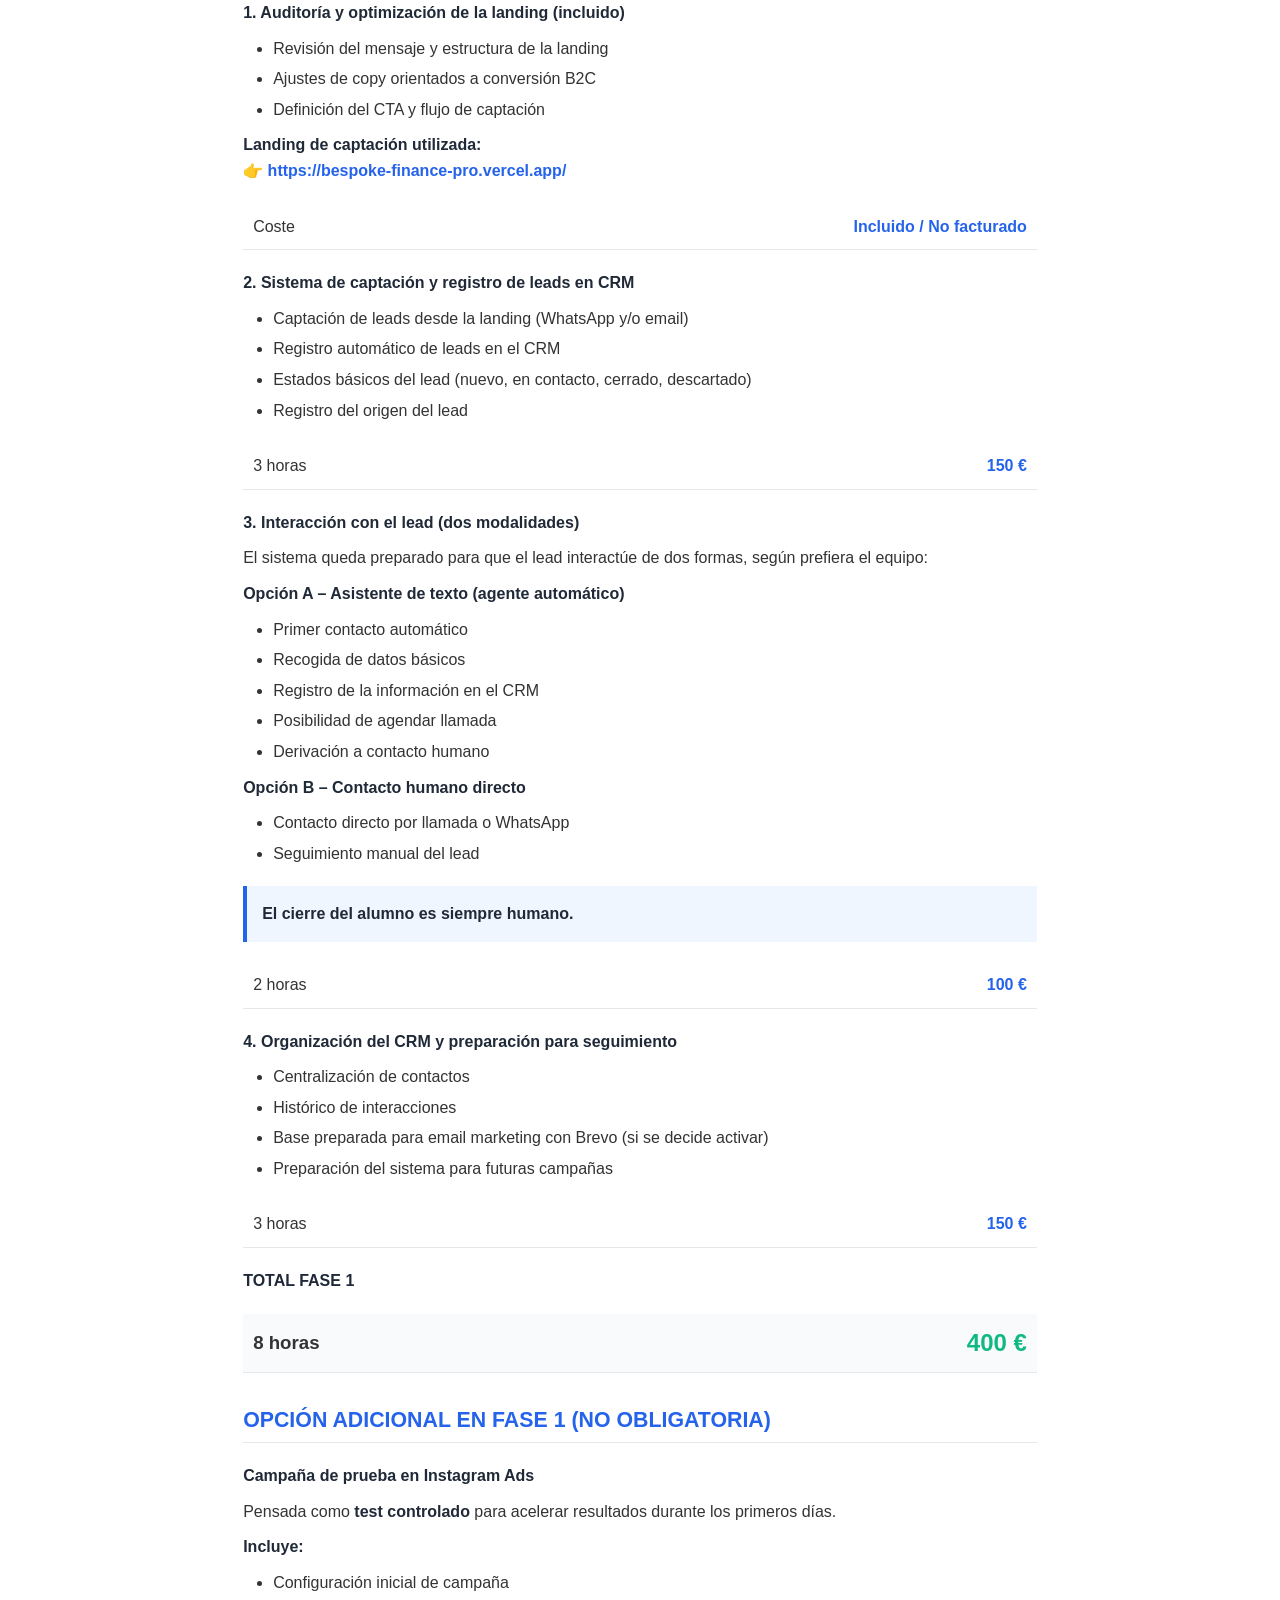
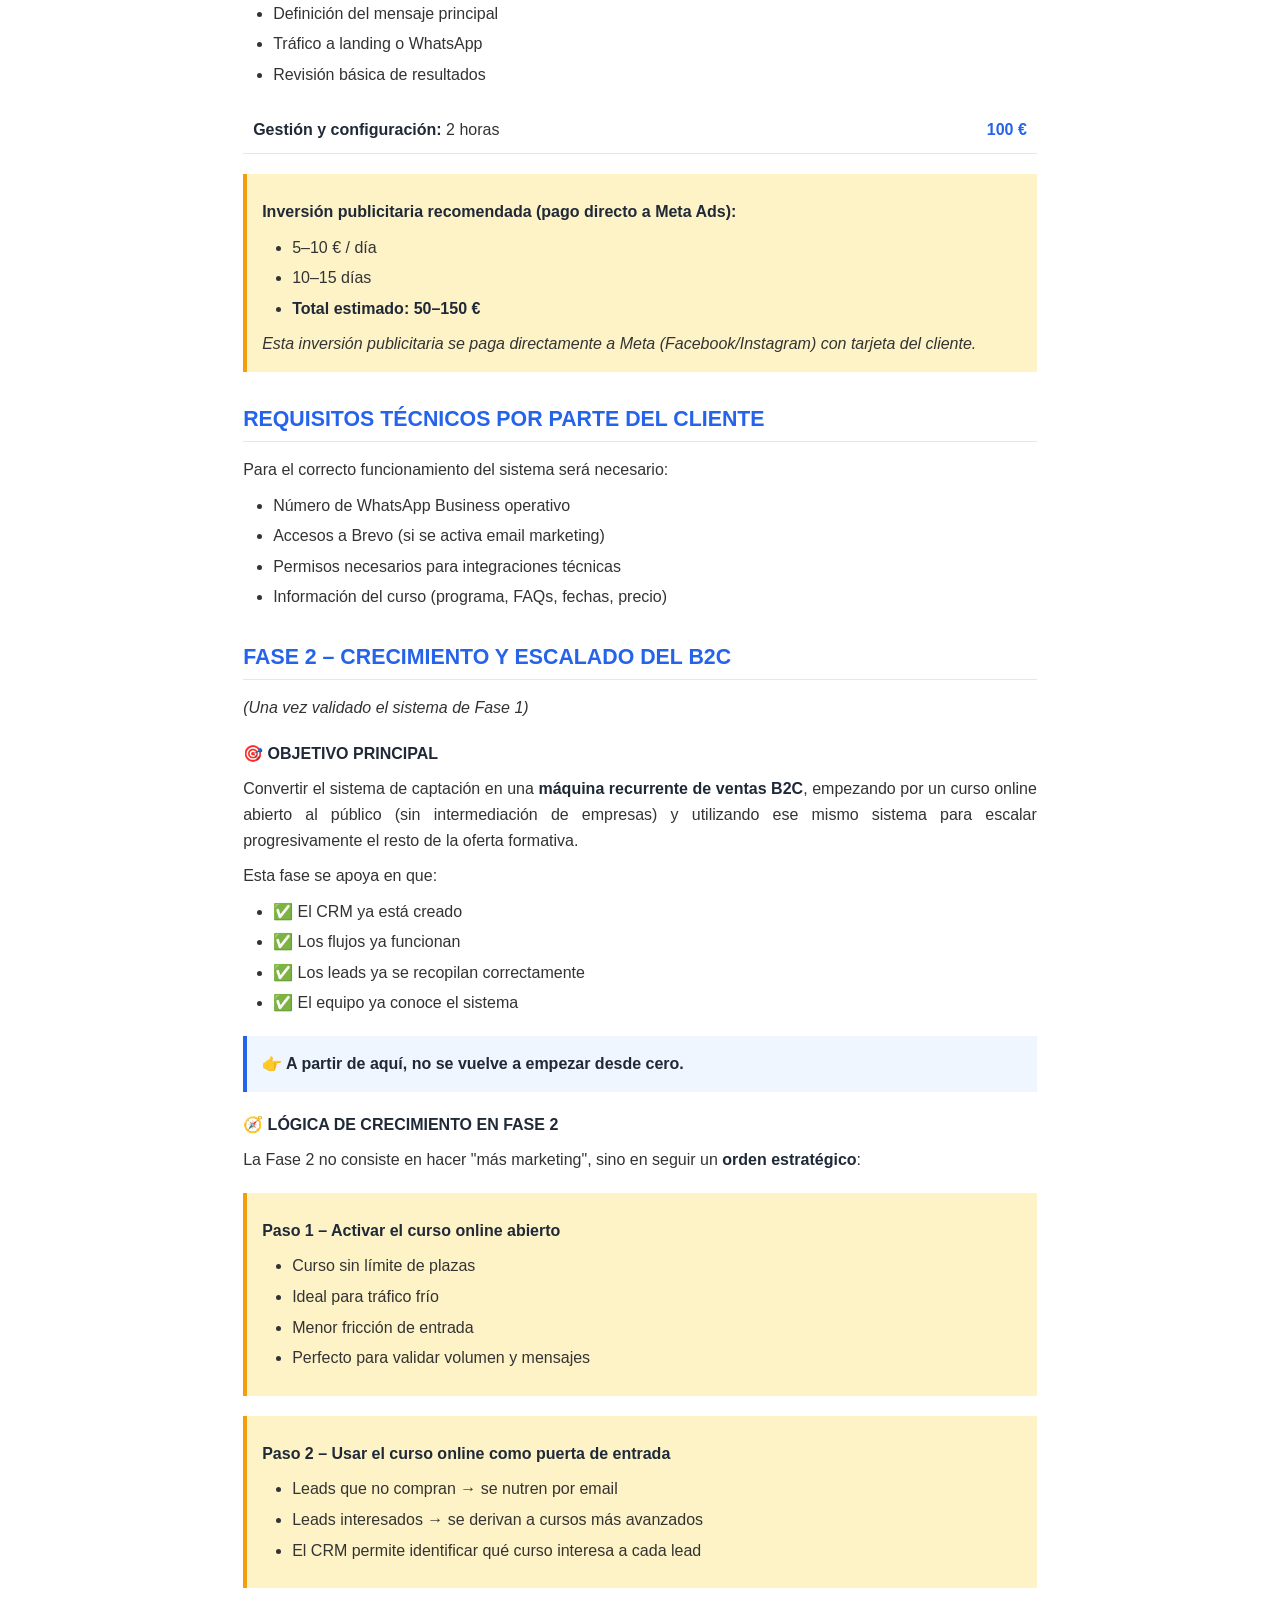
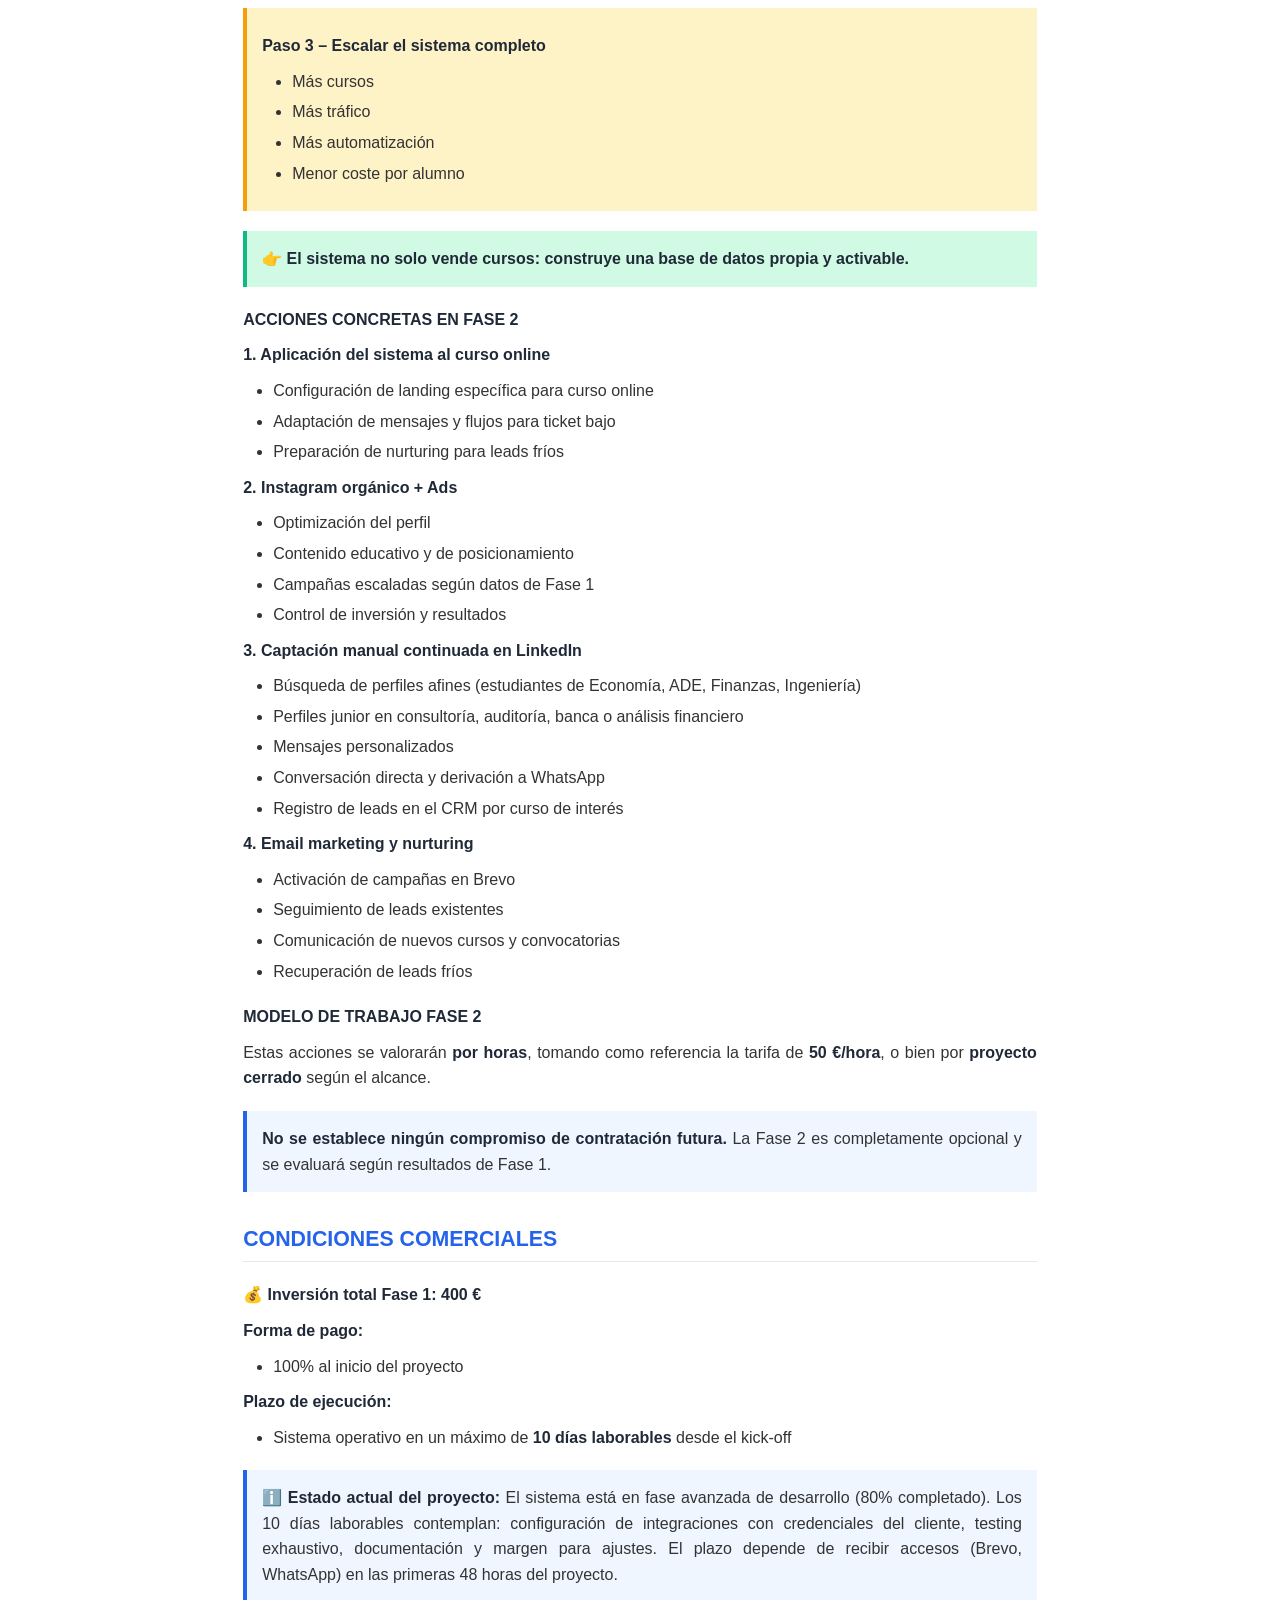
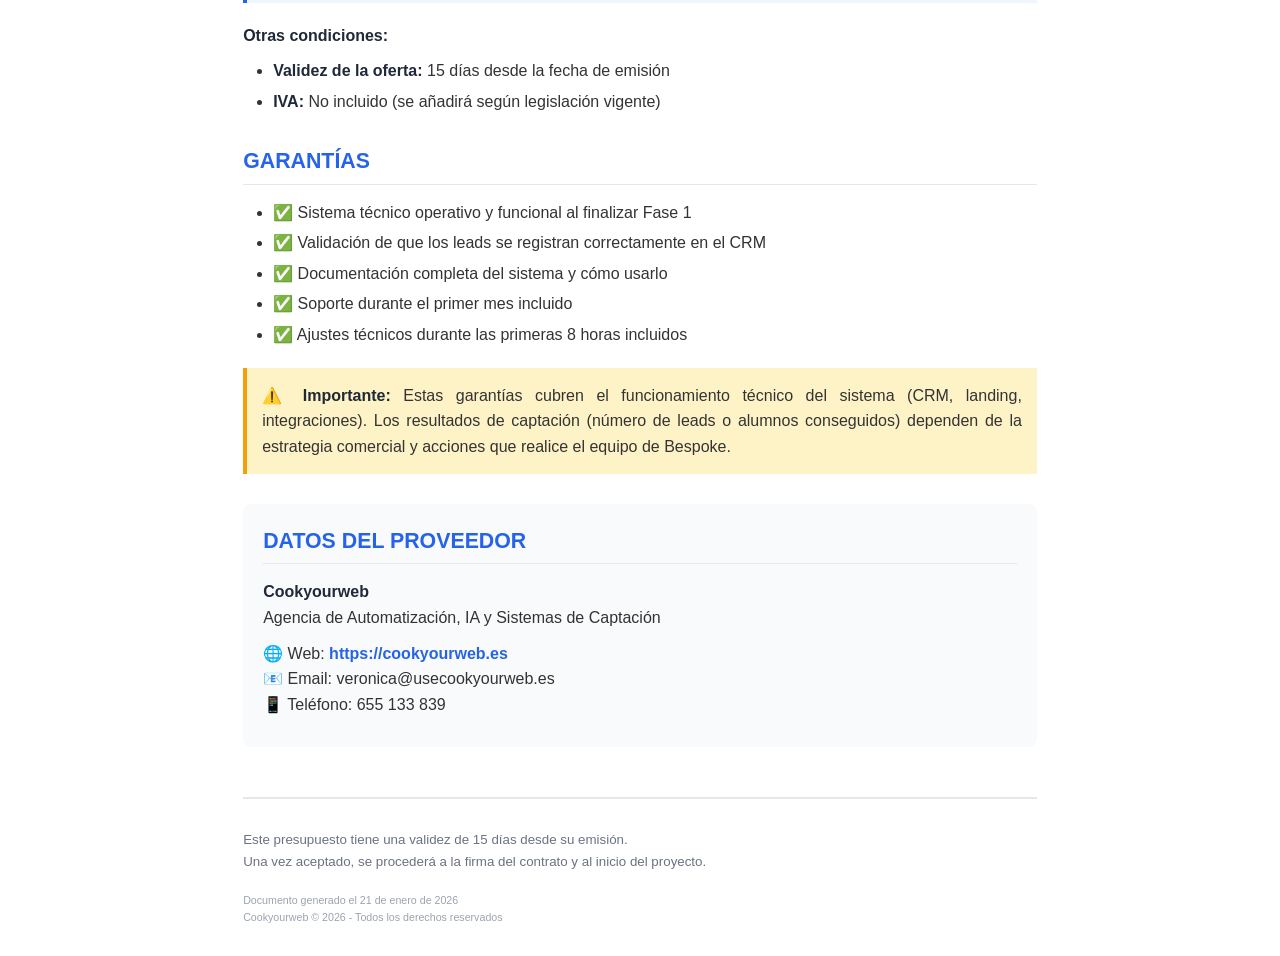
<file: negocio/PRESUPUESTO_BESPOKE_FINAL.html>
<!DOCTYPE html>
<html lang="es">
<head>
    <meta charset="UTF-8">
    <meta name="viewport" content="width=device-width, initial-scale=1.0">
    <title>Presupuesto Sistema Captación B2C - Bespoke School of Finance</title>
    <style>
        @page {
            margin: 2.5cm;
        }
        body {
            font-family: 'Calibri', Arial, sans-serif;
            line-height: 1.6;
            color: #333;
            max-width: 21cm;
            margin: 0 auto;
            padding: 20px;
        }
        h1 {
            color: #1a1a1a;
            font-size: 24pt;
            font-weight: bold;
            margin-bottom: 10px;
            text-align: center;
            border-bottom: 3px solid #2563eb;
            padding-bottom: 10px;
        }
        h2 {
            color: #2563eb;
            font-size: 16pt;
            font-weight: bold;
            margin-top: 30px;
            margin-bottom: 15px;
            border-bottom: 1px solid #e5e7eb;
            padding-bottom: 5px;
        }
        h3 {
            color: #1f2937;
            font-size: 12pt;
            font-weight: bold;
            margin-top: 20px;
            margin-bottom: 10px;
        }
        p {
            margin: 10px 0;
            text-align: justify;
        }
        ul {
            margin: 10px 0;
            padding-left: 30px;
        }
        li {
            margin: 5px 0;
        }
        .header-info {
            text-align: center;
            color: #6b7280;
            font-size: 10pt;
            margin-bottom: 30px;
        }
        .highlight-box {
            background-color: #eff6ff;
            border-left: 4px solid #2563eb;
            padding: 15px;
            margin: 20px 0;
        }
        .warning-box {
            background-color: #fef3c7;
            border-left: 4px solid #f59e0b;
            padding: 15px;
            margin: 20px 0;
        }
        .success-box {
            background-color: #d1fae5;
            border-left: 4px solid #10b981;
            padding: 15px;
            margin: 20px 0;
        }
        .pricing-table {
            width: 100%;
            border-collapse: collapse;
            margin: 20px 0;
        }
        .pricing-table td {
            padding: 10px;
            border-bottom: 1px solid #e5e7eb;
        }
        .pricing-table td:first-child {
            width: 70%;
        }
        .pricing-table td:last-child {
            text-align: right;
            font-weight: bold;
            color: #2563eb;
        }
        .total-row {
            background-color: #f9fafb;
            font-weight: bold;
            font-size: 14pt;
        }
        .footer {
            margin-top: 50px;
            padding-top: 20px;
            border-top: 2px solid #e5e7eb;
            text-align: center;
            color: #6b7280;
            font-size: 10pt;
        }
        .contact-info {
            margin-top: 30px;
            padding: 20px;
            background-color: #f9fafb;
            border-radius: 8px;
        }
        .demo-link {
            color: #2563eb;
            font-weight: bold;
            text-decoration: none;
        }
        strong {
            color: #1f2937;
        }
    </style>
</head>
<body>

<h1>PRESUPUESTO<br/>SISTEMA DE CAPTACIÓN B2C<br/>BESPOKE SCHOOL OF FINANCE</h1>

<div class="header-info">
    <p><strong>Propuesta elaborada por:</strong> Cookyourweb<br/>
    <strong>Fecha:</strong> 21 de enero de 2026<br/>
    <strong>Validez del presupuesto:</strong> 15 días (hasta el 5 de febrero de 2026)</p>
</div>

<h2>OBJETIVO DEL PROYECTO</h2>
<p><strong>Implementar y validar un sistema de captación B2C</strong> (alumnos individuales) para el curso actual, dejando todo operativo y preparado para empezar a recoger leads de forma organizada. El sistema quedará listo para reutilizarse en futuras formaciones abiertas al público.</p>

<div class="highlight-box">
    <p style="margin: 0;"><strong>👉 El objetivo es dejar el sistema funcionando y validado, no garantizar un número específico de alumnos.</strong> Los resultados dependerán de la captación activa que realice el equipo de Bespoke.</p>
</div>

<div class="highlight-box">
    <p><strong>Este proyecto no interfiere ni sustituye los procesos comerciales B2B existentes.</strong> Se trata de una línea paralela enfocada exclusivamente a personas particulares interesadas en formación financiera.</p>
</div>

<h2>ENFOQUE DEL PROYECTO</h2>
<p>Este sistema está diseñado específicamente para <strong>captación B2C</strong> (alumnos particulares):</p>
<ul>
    <li><strong>No se utilizan</strong> bases de datos B2B</li>
    <li><strong>No se realizan</strong> acciones comerciales dirigidas a empresas</li>
    <li>La captación, cualificación y cierre se realiza sobre <strong>personas individuales</strong></li>
</ul>

<h2>MODELO DE TRABAJO</h2>
<ul>
    <li><strong>Consultoría + ejecución por horas</strong></li>
    <li><strong>Tarifa de referencia:</strong> 50 €/hora</li>
    <li><strong>Presupuesto cerrado</strong> para la fase inicial</li>
</ul>

<h2>FASE 1 – ACTIVACIÓN Y CAPTACIÓN (CURSO ACTUAL)</h2>

<div class="success-box">
    <p style="text-align: center; margin: 0;"><strong style="font-size: 18pt;">Inversión total Fase 1: 400 €</strong></p>
</div>

<h3>🔹 Alcance real de Fase 1 (importante)</h3>

<p>En esta Fase 1 se activa la captación de <strong>un único curso</strong>, utilizando una landing específica ya definida y enfocada a ese programa concreto.</p>

<p>Sin embargo, el sistema técnico (CRM, pipelines, WhatsApp, tracking y base de datos) queda <strong>preparado desde el inicio para gestionar varios cursos en paralelo</strong>, sin necesidad de rehacer la estructura.</p>

<p>Esto permite que, una vez validado el sistema, Bespoke pueda:</p>
<ul>
    <li>Activar el segundo curso actual</li>
    <li>Añadir futuros cursos abiertos al público</li>
    <li>Diferenciar leads por curso desde el primer contacto</li>
</ul>

<div class="highlight-box">
    <p style="margin: 0;"><strong>👉 En Fase 1 se ejecuta un curso. El sistema se construye para todos.</strong></p>
</div>

<h3>1. Auditoría y optimización de la landing (incluido)</h3>
<ul>
    <li>Revisión del mensaje y estructura de la landing</li>
    <li>Ajustes de copy orientados a conversión B2C</li>
    <li>Definición del CTA y flujo de captación</li>
</ul>
<p><strong>Landing de captación utilizada:</strong><br/>
👉 <a href="https://bespoke-finance-pro.vercel.app/" class="demo-link">https://bespoke-finance-pro.vercel.app/</a></p>

<table class="pricing-table">
    <tr>
        <td>Coste</td>
        <td>Incluido / No facturado</td>
    </tr>
</table>

<h3>2. Sistema de captación y registro de leads en CRM</h3>
<ul>
    <li>Captación de leads desde la landing (WhatsApp y/o email)</li>
    <li>Registro automático de leads en el CRM</li>
    <li>Estados básicos del lead (nuevo, en contacto, cerrado, descartado)</li>
    <li>Registro del origen del lead</li>
</ul>

<table class="pricing-table">
    <tr>
        <td>3 horas</td>
        <td>150 €</td>
    </tr>
</table>

<h3>3. Interacción con el lead (dos modalidades)</h3>
<p>El sistema queda preparado para que el lead interactúe de dos formas, según prefiera el equipo:</p>

<p><strong>Opción A – Asistente de texto (agente automático)</strong></p>
<ul>
    <li>Primer contacto automático</li>
    <li>Recogida de datos básicos</li>
    <li>Registro de la información en el CRM</li>
    <li>Posibilidad de agendar llamada</li>
    <li>Derivación a contacto humano</li>
</ul>

<p><strong>Opción B – Contacto humano directo</strong></p>
<ul>
    <li>Contacto directo por llamada o WhatsApp</li>
    <li>Seguimiento manual del lead</li>
</ul>

<div class="highlight-box">
    <p style="margin: 0;"><strong>El cierre del alumno es siempre humano.</strong></p>
</div>

<table class="pricing-table">
    <tr>
        <td>2 horas</td>
        <td>100 €</td>
    </tr>
</table>

<h3>4. Organización del CRM y preparación para seguimiento</h3>
<ul>
    <li>Centralización de contactos</li>
    <li>Histórico de interacciones</li>
    <li>Base preparada para email marketing con Brevo (si se decide activar)</li>
    <li>Preparación del sistema para futuras campañas</li>
</ul>

<table class="pricing-table">
    <tr>
        <td>3 horas</td>
        <td>150 €</td>
    </tr>
</table>

<h3>TOTAL FASE 1</h3>
<table class="pricing-table">
    <tr class="total-row">
        <td>8 horas</td>
        <td style="font-size: 18pt; color: #10b981;">400 €</td>
    </tr>
</table>

<h2>OPCIÓN ADICIONAL EN FASE 1 (NO OBLIGATORIA)</h2>

<h3>Campaña de prueba en Instagram Ads</h3>
<p>Pensada como <strong>test controlado</strong> para acelerar resultados durante los primeros días.</p>

<p><strong>Incluye:</strong></p>
<ul>
    <li>Configuración inicial de campaña</li>
    <li>Definición del mensaje principal</li>
    <li>Tráfico a landing o WhatsApp</li>
    <li>Revisión básica de resultados</li>
</ul>

<table class="pricing-table">
    <tr>
        <td><strong>Gestión y configuración:</strong> 2 horas</td>
        <td>100 €</td>
    </tr>
</table>

<div class="warning-box">
    <p><strong>Inversión publicitaria recomendada (pago directo a Meta Ads):</strong></p>
    <ul>
        <li>5–10 € / día</li>
        <li>10–15 días</li>
        <li><strong>Total estimado: 50–150 €</strong></li>
    </ul>
    <p style="margin-bottom: 0;"><em>Esta inversión publicitaria se paga directamente a Meta (Facebook/Instagram) con tarjeta del cliente.</em></p>
</div>

<h2>REQUISITOS TÉCNICOS POR PARTE DEL CLIENTE</h2>
<p>Para el correcto funcionamiento del sistema será necesario:</p>
<ul>
    <li>Número de WhatsApp Business operativo</li>
    <li>Accesos a Brevo (si se activa email marketing)</li>
    <li>Permisos necesarios para integraciones técnicas</li>
    <li>Información del curso (programa, FAQs, fechas, precio)</li>
</ul>

<h2>FASE 2 – CRECIMIENTO Y ESCALADO DEL B2C</h2>
<p><em>(Una vez validado el sistema de Fase 1)</em></p>

<h3>🎯 OBJETIVO PRINCIPAL</h3>
<p>Convertir el sistema de captación en una <strong>máquina recurrente de ventas B2C</strong>, empezando por un curso online abierto al público (sin intermediación de empresas) y utilizando ese mismo sistema para escalar progresivamente el resto de la oferta formativa.</p>

<p>Esta fase se apoya en que:</p>
<ul>
    <li>✅ El CRM ya está creado</li>
    <li>✅ Los flujos ya funcionan</li>
    <li>✅ Los leads ya se recopilan correctamente</li>
    <li>✅ El equipo ya conoce el sistema</li>
</ul>

<div class="highlight-box">
    <p style="margin: 0;"><strong>👉 A partir de aquí, no se vuelve a empezar desde cero.</strong></p>
</div>

<h3>🧭 LÓGICA DE CRECIMIENTO EN FASE 2</h3>
<p>La Fase 2 no consiste en hacer "más marketing", sino en seguir un <strong>orden estratégico</strong>:</p>

<div class="warning-box">
    <p><strong>Paso 1 – Activar el curso online abierto</strong></p>
    <ul>
        <li>Curso sin límite de plazas</li>
        <li>Ideal para tráfico frío</li>
        <li>Menor fricción de entrada</li>
        <li>Perfecto para validar volumen y mensajes</li>
    </ul>
</div>

<div class="warning-box">
    <p><strong>Paso 2 – Usar el curso online como puerta de entrada</strong></p>
    <ul>
        <li>Leads que no compran → se nutren por email</li>
        <li>Leads interesados → se derivan a cursos más avanzados</li>
        <li>El CRM permite identificar qué curso interesa a cada lead</li>
    </ul>
</div>

<div class="warning-box">
    <p><strong>Paso 3 – Escalar el sistema completo</strong></p>
    <ul>
        <li>Más cursos</li>
        <li>Más tráfico</li>
        <li>Más automatización</li>
        <li>Menor coste por alumno</li>
    </ul>
</div>

<div class="success-box">
    <p style="margin: 0;"><strong>👉 El sistema no solo vende cursos: construye una base de datos propia y activable.</strong></p>
</div>

<h3>ACCIONES CONCRETAS EN FASE 2</h3>

<p><strong>1. Aplicación del sistema al curso online</strong></p>
<ul>
    <li>Configuración de landing específica para curso online</li>
    <li>Adaptación de mensajes y flujos para ticket bajo</li>
    <li>Preparación de nurturing para leads fríos</li>
</ul>

<p><strong>2. Instagram orgánico + Ads</strong></p>
<ul>
    <li>Optimización del perfil</li>
    <li>Contenido educativo y de posicionamiento</li>
    <li>Campañas escaladas según datos de Fase 1</li>
    <li>Control de inversión y resultados</li>
</ul>

<p><strong>3. Captación manual continuada en LinkedIn</strong></p>
<ul>
    <li>Búsqueda de perfiles afines (estudiantes de Economía, ADE, Finanzas, Ingeniería)</li>
    <li>Perfiles junior en consultoría, auditoría, banca o análisis financiero</li>
    <li>Mensajes personalizados</li>
    <li>Conversación directa y derivación a WhatsApp</li>
    <li>Registro de leads en el CRM por curso de interés</li>
</ul>

<p><strong>4. Email marketing y nurturing</strong></p>
<ul>
    <li>Activación de campañas en Brevo</li>
    <li>Seguimiento de leads existentes</li>
    <li>Comunicación de nuevos cursos y convocatorias</li>
    <li>Recuperación de leads fríos</li>
</ul>

<h3>MODELO DE TRABAJO FASE 2</h3>
<p>Estas acciones se valorarán <strong>por horas</strong>, tomando como referencia la tarifa de <strong>50 €/hora</strong>, o bien por <strong>proyecto cerrado</strong> según el alcance.</p>

<div class="highlight-box">
    <p style="margin: 0;"><strong>No se establece ningún compromiso de contratación futura.</strong> La Fase 2 es completamente opcional y se evaluará según resultados de Fase 1.</p>
</div>

<h2>CONDICIONES COMERCIALES</h2>

<h3>💰 Inversión total Fase 1: 400 €</h3>

<p><strong>Forma de pago:</strong></p>
<ul>
    <li>100% al inicio del proyecto</li>
</ul>

<p><strong>Plazo de ejecución:</strong></p>
<ul>
    <li>Sistema operativo en un máximo de <strong>10 días laborables</strong> desde el kick-off</li>
</ul>

<div class="highlight-box">
    <p style="margin: 0;"><strong>ℹ️ Estado actual del proyecto:</strong> El sistema está en fase avanzada de desarrollo (80% completado). Los 10 días laborables contemplan: configuración de integraciones con credenciales del cliente, testing exhaustivo, documentación y margen para ajustes. El plazo depende de recibir accesos (Brevo, WhatsApp) en las primeras 48 horas del proyecto.</p>
</div>

<p><strong>Otras condiciones:</strong></p>
<ul>
    <li><strong>Validez de la oferta:</strong> 15 días desde la fecha de emisión</li>
    <li><strong>IVA:</strong> No incluido (se añadirá según legislación vigente)</li>
</ul>

<h2>GARANTÍAS</h2>
<ul>
    <li>✅ Sistema técnico operativo y funcional al finalizar Fase 1</li>
    <li>✅ Validación de que los leads se registran correctamente en el CRM</li>
    <li>✅ Documentación completa del sistema y cómo usarlo</li>
    <li>✅ Soporte durante el primer mes incluido</li>
    <li>✅ Ajustes técnicos durante las primeras 8 horas incluidos</li>
</ul>

<div class="warning-box">
    <p style="margin: 0;"><strong>⚠️ Importante:</strong> Estas garantías cubren el funcionamiento técnico del sistema (CRM, landing, integraciones). Los resultados de captación (número de leads o alumnos conseguidos) dependen de la estrategia comercial y acciones que realice el equipo de Bespoke.</p>
</div>

<div class="contact-info">
    <h2 style="margin-top: 0;">DATOS DEL PROVEEDOR</h2>
    <p><strong>Cookyourweb</strong><br/>
    Agencia de Automatización, IA y Sistemas de Captación</p>
    <p>
    🌐 Web: <a href="https://cookyourweb.es" class="demo-link">https://cookyourweb.es</a><br/>
    📧 Email: veronica@usecookyourweb.es<br/>
    📱 Teléfono: 655 133 839
    </p>
</div>

<div class="footer">
    <p>Este presupuesto tiene una validez de 15 días desde su emisión.<br/>
    Una vez aceptado, se procederá a la firma del contrato y al inicio del proyecto.</p>
    <p style="margin-top: 20px; font-size: 8pt; color: #9ca3af;">
    Documento generado el 21 de enero de 2026<br/>
    Cookyourweb © 2026 - Todos los derechos reservados
    </p>
</div>

</body>
</html>
</file>
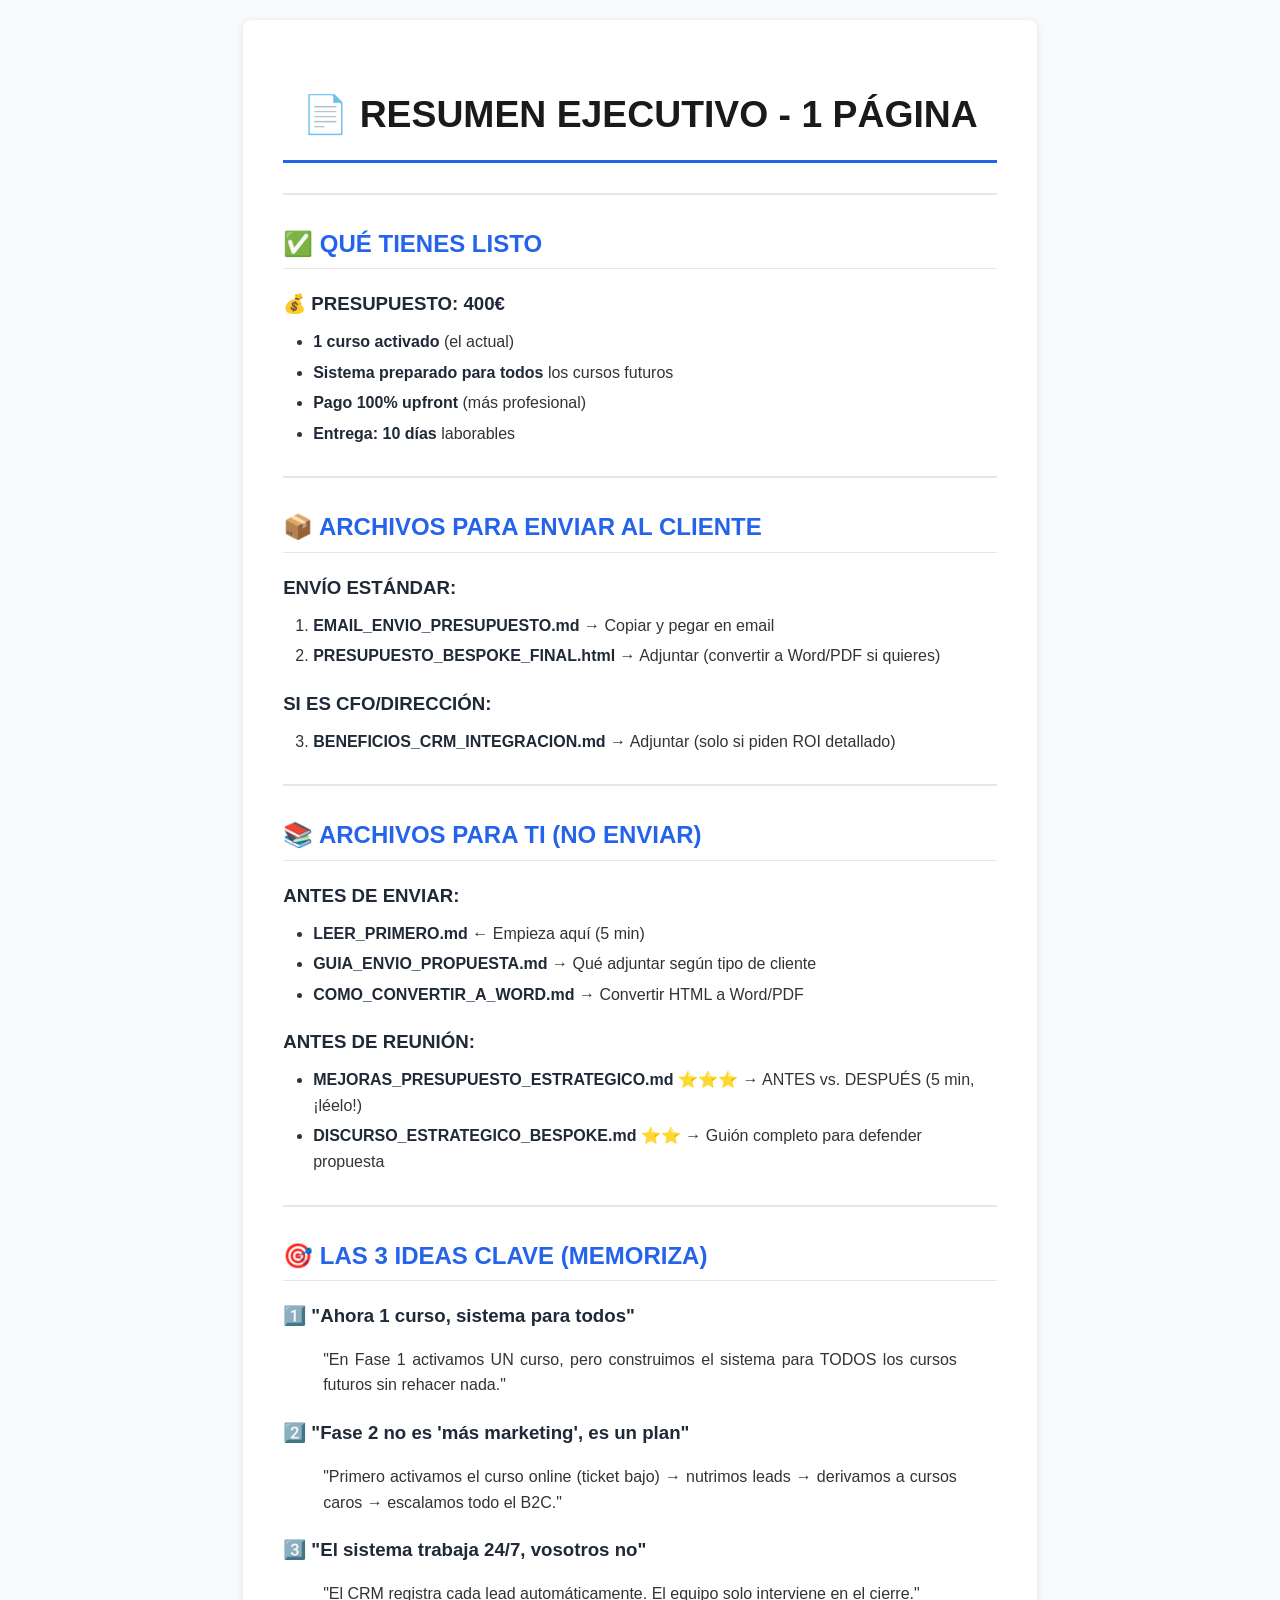
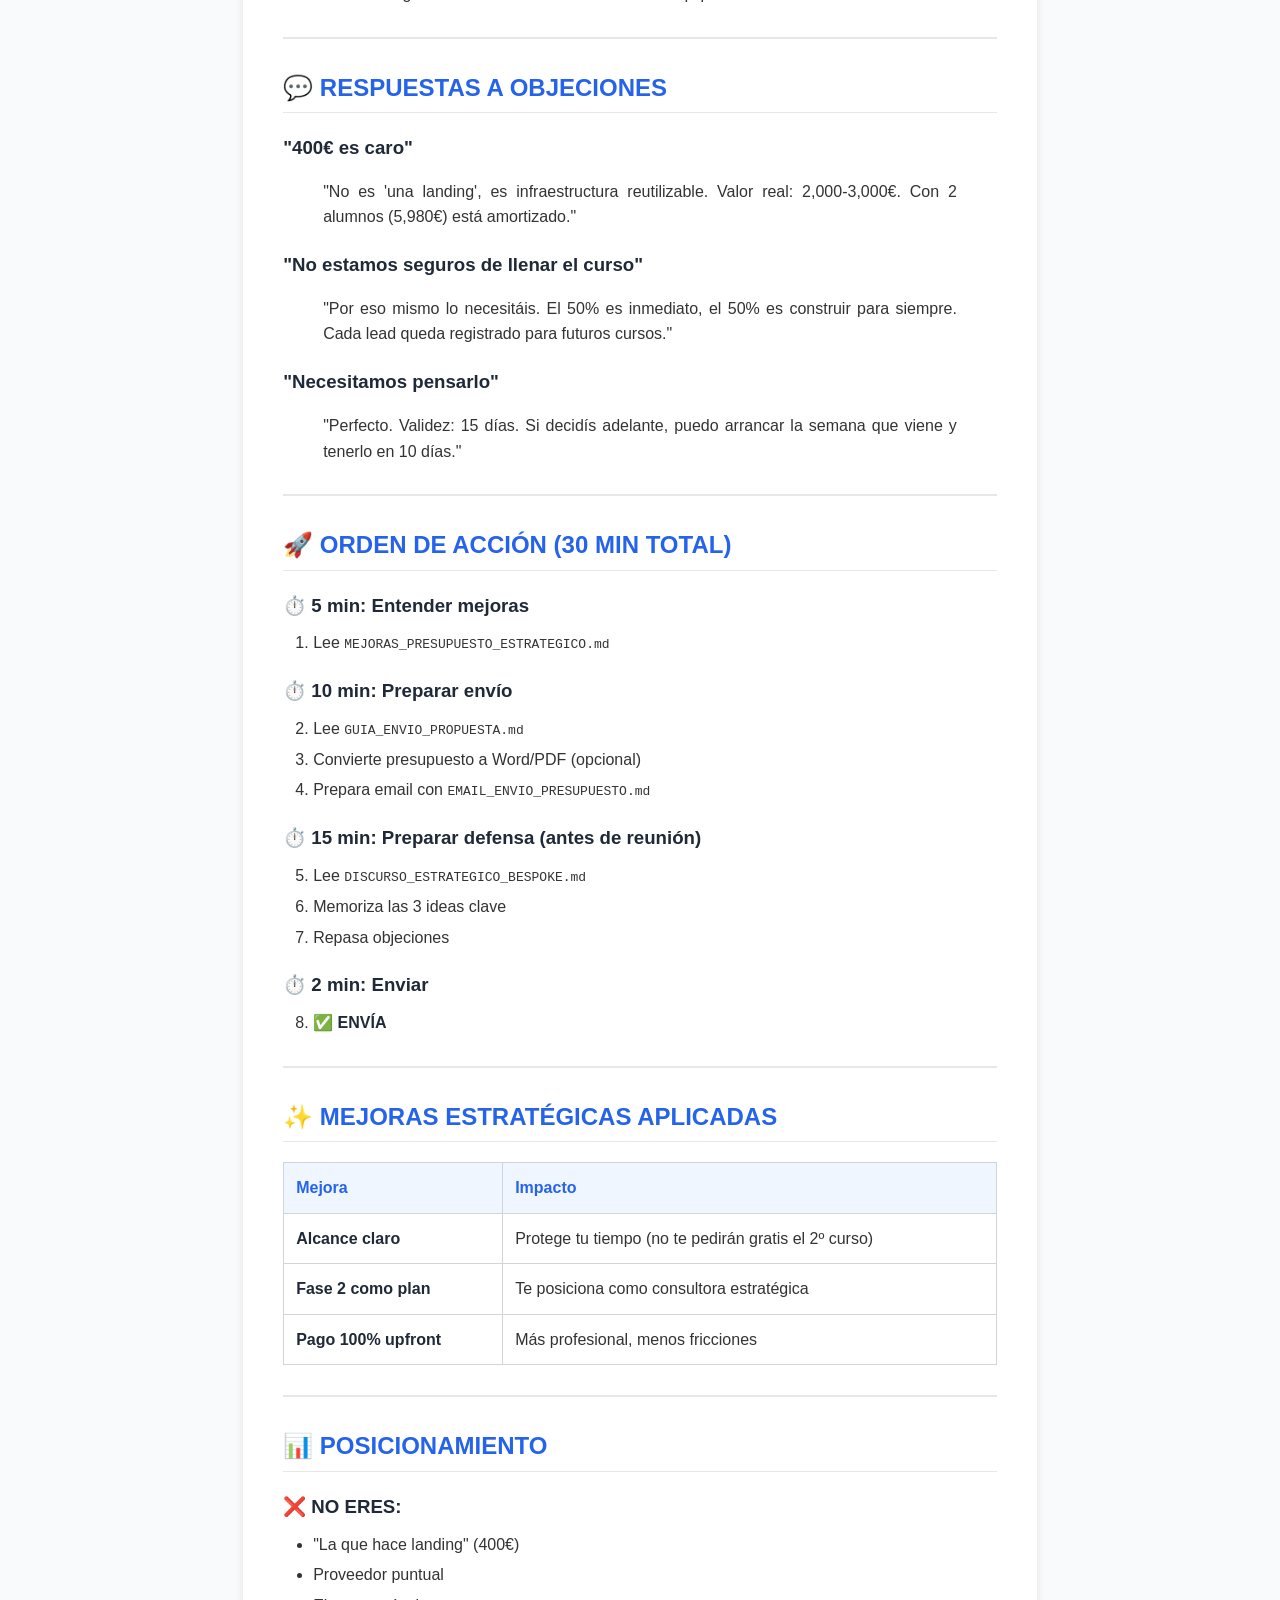
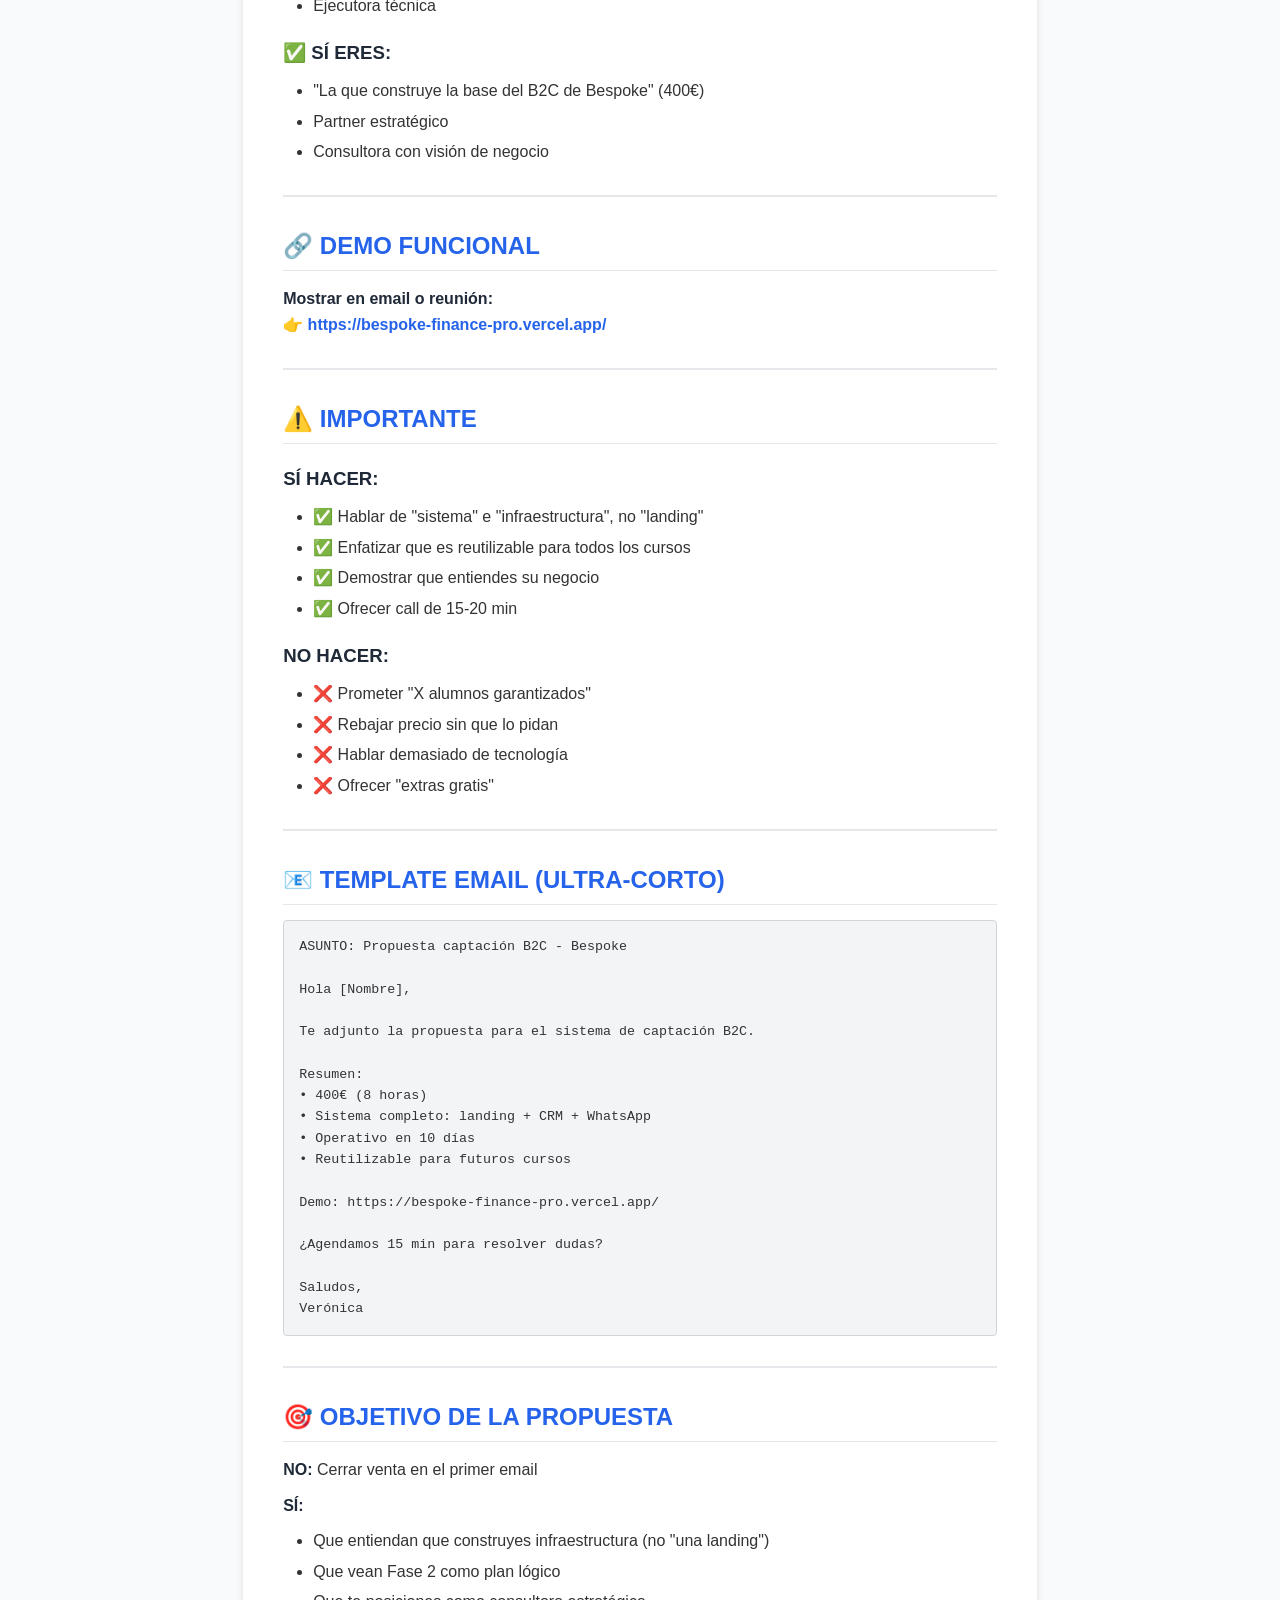
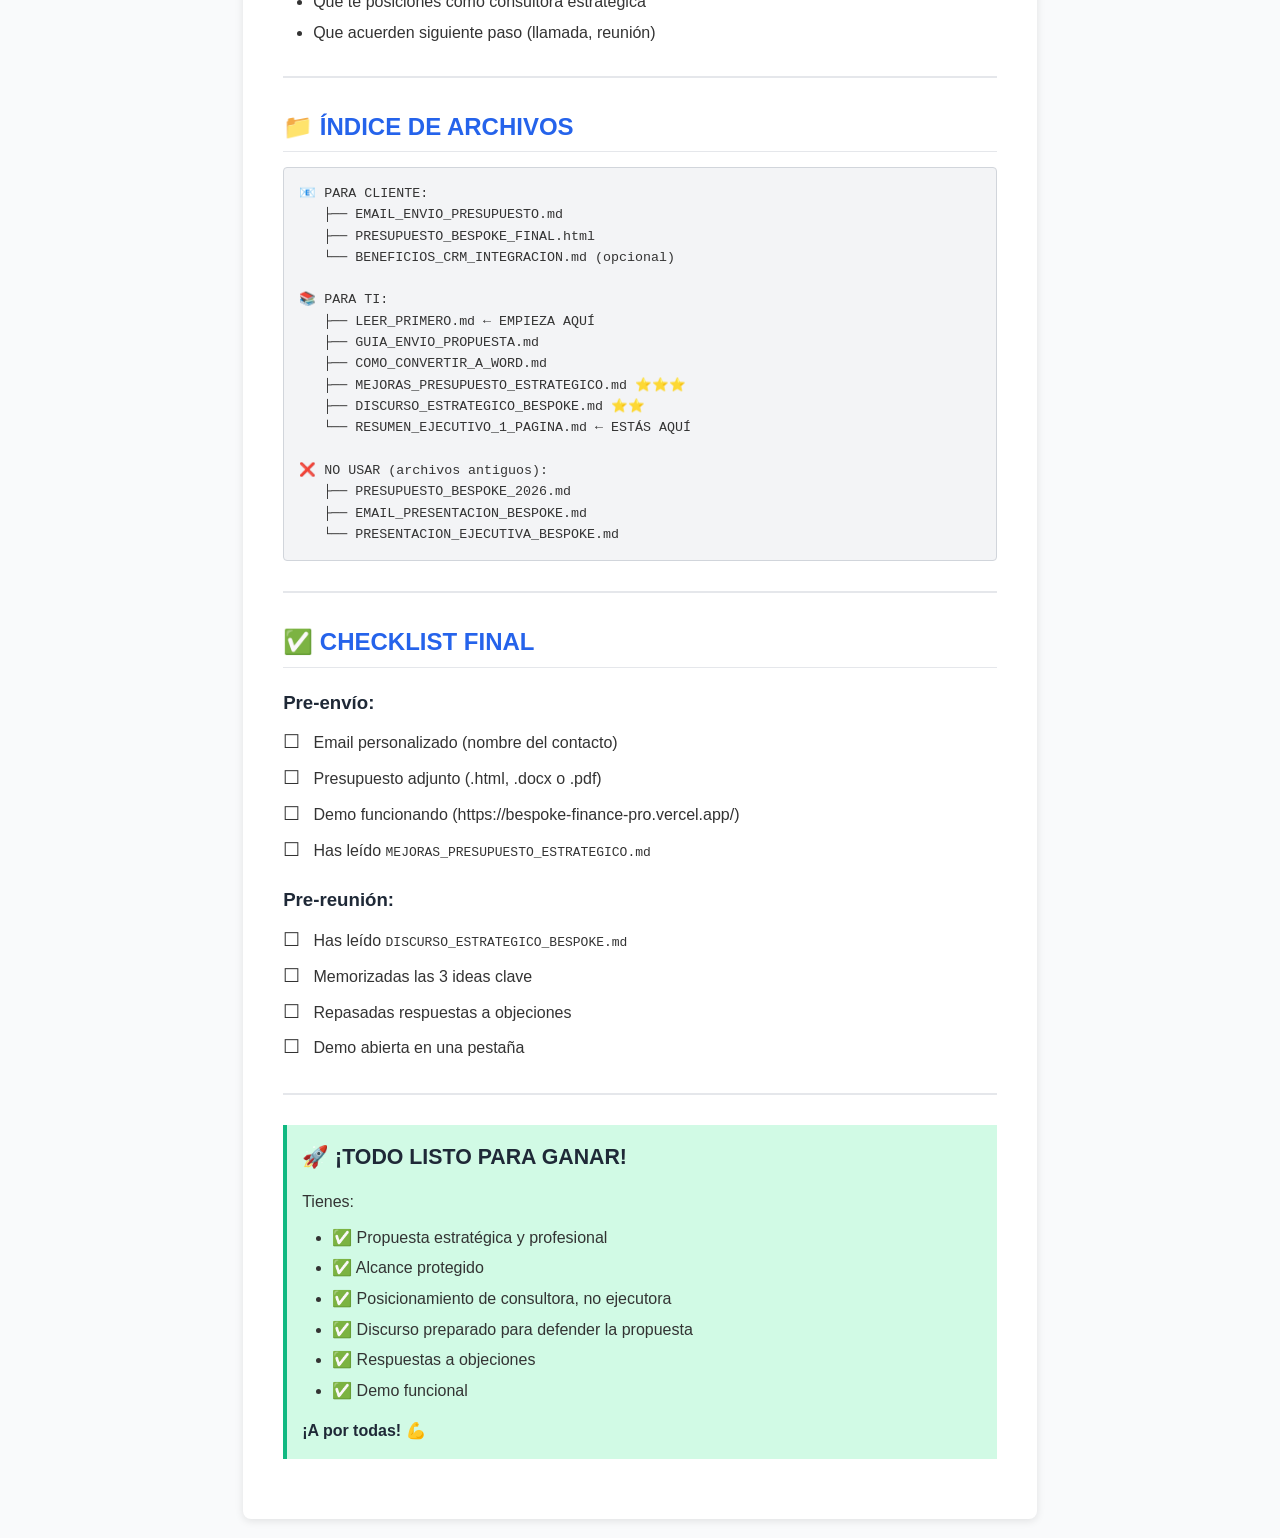
<file: negocio/RESUMEN_EJECUTIVO_1_PAGINA.html>
<!DOCTYPE html>
<html lang="es">
<head>
    <meta charset="UTF-8">
    <meta name="viewport" content="width=device-width, initial-scale=1.0">
    <title>Resumen Ejecutivo - 1 Página</title>
    <style>
        @page { margin: 2.5cm; }
        body {
            font-family: 'Calibri', Arial, sans-serif;
            line-height: 1.6;
            color: #333;
            max-width: 21cm;
            margin: 0 auto;
            padding: 20px;
            background: #f9fafb;
        }
        .container {
            background: white;
            padding: 40px;
            border-radius: 8px;
            box-shadow: 0 2px 8px rgba(0,0,0,0.1);
        }
        h1 {
            color: #1a1a1a;
            font-size: 28pt;
            font-weight: bold;
            margin-bottom: 10px;
            text-align: center;
            border-bottom: 3px solid #2563eb;
            padding-bottom: 15px;
        }
        h2 {
            color: #2563eb;
            font-size: 18pt;
            font-weight: bold;
            margin-top: 30px;
            margin-bottom: 15px;
            border-bottom: 1px solid #e5e7eb;
            padding-bottom: 5px;
        }
        h3 {
            color: #1f2937;
            font-size: 14pt;
            font-weight: bold;
            margin-top: 20px;
            margin-bottom: 10px;
        }
        h4 {
            color: #374151;
            font-size: 12pt;
            font-weight: bold;
            margin-top: 15px;
            margin-bottom: 8px;
        }
        p { margin: 10px 0; text-align: justify; }
        ul { margin: 10px 0; padding-left: 30px; }
        ol { margin: 10px 0; padding-left: 30px; }
        li { margin: 5px 0; }
        .highlight-box {
            background-color: #eff6ff;
            border-left: 4px solid #2563eb;
            padding: 15px;
            margin: 20px 0;
        }
        .warning-box {
            background-color: #fef3c7;
            border-left: 4px solid #f59e0b;
            padding: 15px;
            margin: 20px 0;
        }
        .success-box {
            background-color: #d1fae5;
            border-left: 4px solid #10b981;
            padding: 15px;
            margin: 20px 0;
        }
        .danger-box {
            background-color: #fee2e2;
            border-left: 4px solid #ef4444;
            padding: 15px;
            margin: 20px 0;
        }
        .code {
            background-color: #f3f4f6;
            border: 1px solid #d1d5db;
            border-radius: 4px;
            padding: 15px;
            margin: 15px 0;
            font-family: 'Courier New', monospace;
            font-size: 10pt;
            white-space: pre-wrap;
        }
        .demo-link {
            color: #2563eb;
            font-weight: bold;
            text-decoration: none;
        }
        .demo-link:hover {
            text-decoration: underline;
        }
        strong { color: #1f2937; }
        table {
            width: 100%;
            border-collapse: collapse;
            margin: 20px 0;
        }
        th, td {
            border: 1px solid #d1d5db;
            padding: 12px;
            text-align: left;
        }
        th {
            background-color: #eff6ff;
            color: #2563eb;
            font-weight: bold;
        }
        hr {
            border: none;
            border-top: 2px solid #e5e7eb;
            margin: 30px 0;
        }
        .checklist {
            list-style-type: none;
            padding-left: 0;
        }
        .checklist li:before {
            content: "☐ ";
            margin-right: 8px;
            font-size: 1.2em;
        }
    </style>
</head>
<body>

<div class="container">

<h1>📄 RESUMEN EJECUTIVO - 1 PÁGINA</h1>

<hr>

<h2>✅ QUÉ TIENES LISTO</h2>

<h3>💰 PRESUPUESTO: 400€</h3>
<ul>
    <li><strong>1 curso activado</strong> (el actual)</li>
    <li><strong>Sistema preparado para todos</strong> los cursos futuros</li>
    <li><strong>Pago 100% upfront</strong> (más profesional)</li>
    <li><strong>Entrega: 10 días</strong> laborables</li>
</ul>

<hr>

<h2>📦 ARCHIVOS PARA ENVIAR AL CLIENTE</h2>

<h3>ENVÍO ESTÁNDAR:</h3>
<ol>
    <li><strong>EMAIL_ENVIO_PRESUPUESTO.md</strong> → Copiar y pegar en email</li>
    <li><strong>PRESUPUESTO_BESPOKE_FINAL.html</strong> → Adjuntar (convertir a Word/PDF si quieres)</li>
</ol>

<h3>SI ES CFO/DIRECCIÓN:</h3>
<ol start="3">
    <li><strong>BENEFICIOS_CRM_INTEGRACION.md</strong> → Adjuntar (solo si piden ROI detallado)</li>
</ol>

<hr>

<h2>📚 ARCHIVOS PARA TI (NO ENVIAR)</h2>

<h3>ANTES DE ENVIAR:</h3>
<ul>
    <li><strong>LEER_PRIMERO.md</strong> ← Empieza aquí (5 min)</li>
    <li><strong>GUIA_ENVIO_PROPUESTA.md</strong> → Qué adjuntar según tipo de cliente</li>
    <li><strong>COMO_CONVERTIR_A_WORD.md</strong> → Convertir HTML a Word/PDF</li>
</ul>

<h3>ANTES DE REUNIÓN:</h3>
<ul>
    <li><strong>MEJORAS_PRESUPUESTO_ESTRATEGICO.md</strong> ⭐⭐⭐ → ANTES vs. DESPUÉS (5 min, ¡léelo!)</li>
    <li><strong>DISCURSO_ESTRATEGICO_BESPOKE.md</strong> ⭐⭐ → Guión completo para defender propuesta</li>
</ul>

<hr>

<h2>🎯 LAS 3 IDEAS CLAVE (MEMORIZA)</h2>

<h3>1️⃣ "Ahora 1 curso, sistema para todos"</h3>
<blockquote>
<p>"En Fase 1 activamos UN curso, pero construimos el sistema para TODOS los cursos futuros sin rehacer nada."</p>
</blockquote>

<h3>2️⃣ "Fase 2 no es 'más marketing', es un plan"</h3>
<blockquote>
<p>"Primero activamos el curso online (ticket bajo) → nutrimos leads → derivamos a cursos caros → escalamos todo el B2C."</p>
</blockquote>

<h3>3️⃣ "El sistema trabaja 24/7, vosotros no"</h3>
<blockquote>
<p>"El CRM registra cada lead automáticamente. El equipo solo interviene en el cierre."</p>
</blockquote>

<hr>

<h2>💬 RESPUESTAS A OBJECIONES</h2>

<h3>"400€ es caro"</h3>
<blockquote>
<p>"No es 'una landing', es infraestructura reutilizable. Valor real: 2,000-3,000€. Con 2 alumnos (5,980€) está amortizado."</p>
</blockquote>

<h3>"No estamos seguros de llenar el curso"</h3>
<blockquote>
<p>"Por eso mismo lo necesitáis. El 50% es inmediato, el 50% es construir para siempre. Cada lead queda registrado para futuros cursos."</p>
</blockquote>

<h3>"Necesitamos pensarlo"</h3>
<blockquote>
<p>"Perfecto. Validez: 15 días. Si decidís adelante, puedo arrancar la semana que viene y tenerlo en 10 días."</p>
</blockquote>

<hr>

<h2>🚀 ORDEN DE ACCIÓN (30 MIN TOTAL)</h2>

<h3>⏱️ 5 min: Entender mejoras</h3>
<ol>
    <li>Lee <code>MEJORAS_PRESUPUESTO_ESTRATEGICO.md</code></li>
</ol>

<h3>⏱️ 10 min: Preparar envío</h3>
<ol start="2">
    <li>Lee <code>GUIA_ENVIO_PROPUESTA.md</code></li>
    <li>Convierte presupuesto a Word/PDF (opcional)</li>
    <li>Prepara email con <code>EMAIL_ENVIO_PRESUPUESTO.md</code></li>
</ol>

<h3>⏱️ 15 min: Preparar defensa (antes de reunión)</h3>
<ol start="5">
    <li>Lee <code>DISCURSO_ESTRATEGICO_BESPOKE.md</code></li>
    <li>Memoriza las 3 ideas clave</li>
    <li>Repasa objeciones</li>
</ol>

<h3>⏱️ 2 min: Enviar</h3>
<ol start="8">
    <li>✅ <strong>ENVÍA</strong></li>
</ol>

<hr>

<h2>✨ MEJORAS ESTRATÉGICAS APLICADAS</h2>

<table>
    <tr>
        <th>Mejora</th>
        <th>Impacto</th>
    </tr>
    <tr>
        <td><strong>Alcance claro</strong></td>
        <td>Protege tu tiempo (no te pedirán gratis el 2º curso)</td>
    </tr>
    <tr>
        <td><strong>Fase 2 como plan</strong></td>
        <td>Te posiciona como consultora estratégica</td>
    </tr>
    <tr>
        <td><strong>Pago 100% upfront</strong></td>
        <td>Más profesional, menos fricciones</td>
    </tr>
</table>

<hr>

<h2>📊 POSICIONAMIENTO</h2>

<h3>❌ NO ERES:</h3>
<ul>
    <li>"La que hace landing" (400€)</li>
    <li>Proveedor puntual</li>
    <li>Ejecutora técnica</li>
</ul>

<h3>✅ SÍ ERES:</h3>
<ul>
    <li>"La que construye la base del B2C de Bespoke" (400€)</li>
    <li>Partner estratégico</li>
    <li>Consultora con visión de negocio</li>
</ul>

<hr>

<h2>🔗 DEMO FUNCIONAL</h2>

<p><strong>Mostrar en email o reunión:</strong><br>
👉 <a href="https://bespoke-finance-pro.vercel.app/" class="demo-link">https://bespoke-finance-pro.vercel.app/</a></p>

<hr>

<h2>⚠️ IMPORTANTE</h2>

<h3>SÍ HACER:</h3>
<ul>
    <li>✅ Hablar de "sistema" e "infraestructura", no "landing"</li>
    <li>✅ Enfatizar que es reutilizable para todos los cursos</li>
    <li>✅ Demostrar que entiendes su negocio</li>
    <li>✅ Ofrecer call de 15-20 min</li>
</ul>

<h3>NO HACER:</h3>
<ul>
    <li>❌ Prometer "X alumnos garantizados"</li>
    <li>❌ Rebajar precio sin que lo pidan</li>
    <li>❌ Hablar demasiado de tecnología</li>
    <li>❌ Ofrecer "extras gratis"</li>
</ul>

<hr>

<h2>📧 TEMPLATE EMAIL (ULTRA-CORTO)</h2>

<div class="code">ASUNTO: Propuesta captación B2C - Bespoke

Hola [Nombre],

Te adjunto la propuesta para el sistema de captación B2C.

Resumen:
• 400€ (8 horas)
• Sistema completo: landing + CRM + WhatsApp
• Operativo en 10 días
• Reutilizable para futuros cursos

Demo: https://bespoke-finance-pro.vercel.app/

¿Agendamos 15 min para resolver dudas?

Saludos,
Verónica</div>

<hr>

<h2>🎯 OBJETIVO DE LA PROPUESTA</h2>

<p><strong>NO:</strong> Cerrar venta en el primer email</p>
<p><strong>SÍ:</strong></p>
<ul>
    <li>Que entiendan que construyes infraestructura (no "una landing")</li>
    <li>Que vean Fase 2 como plan lógico</li>
    <li>Que te posiciones como consultora estratégica</li>
    <li>Que acuerden siguiente paso (llamada, reunión)</li>
</ul>

<hr>

<h2>📁 ÍNDICE DE ARCHIVOS</h2>

<div class="code">📧 PARA CLIENTE:
   ├── EMAIL_ENVIO_PRESUPUESTO.md
   ├── PRESUPUESTO_BESPOKE_FINAL.html
   └── BENEFICIOS_CRM_INTEGRACION.md (opcional)

📚 PARA TI:
   ├── LEER_PRIMERO.md ← EMPIEZA AQUÍ
   ├── GUIA_ENVIO_PROPUESTA.md
   ├── COMO_CONVERTIR_A_WORD.md
   ├── MEJORAS_PRESUPUESTO_ESTRATEGICO.md ⭐⭐⭐
   ├── DISCURSO_ESTRATEGICO_BESPOKE.md ⭐⭐
   └── RESUMEN_EJECUTIVO_1_PAGINA.md ← ESTÁS AQUÍ

❌ NO USAR (archivos antiguos):
   ├── PRESUPUESTO_BESPOKE_2026.md
   ├── EMAIL_PRESENTACION_BESPOKE.md
   └── PRESENTACION_EJECUTIVA_BESPOKE.md</div>

<hr>

<h2>✅ CHECKLIST FINAL</h2>

<h3>Pre-envío:</h3>
<ul class="checklist">
    <li>Email personalizado (nombre del contacto)</li>
    <li>Presupuesto adjunto (.html, .docx o .pdf)</li>
    <li>Demo funcionando (https://bespoke-finance-pro.vercel.app/)</li>
    <li>Has leído <code>MEJORAS_PRESUPUESTO_ESTRATEGICO.md</code></li>
</ul>

<h3>Pre-reunión:</h3>
<ul class="checklist">
    <li>Has leído <code>DISCURSO_ESTRATEGICO_BESPOKE.md</code></li>
    <li>Memorizadas las 3 ideas clave</li>
    <li>Repasadas respuestas a objeciones</li>
    <li>Demo abierta en una pestaña</li>
</ul>

<hr>

<div class="success-box" style="text-align: center;">
    <p style="font-size: 16pt; margin: 0;"><strong>🚀 ¡TODO LISTO PARA GANAR!</strong></p>
    <p style="margin: 15px 0 0 0;">Tienes:</p>
    <ul style="text-align: left; margin-top: 10px;">
        <li>✅ Propuesta estratégica y profesional</li>
        <li>✅ Alcance protegido</li>
        <li>✅ Posicionamiento de consultora, no ejecutora</li>
        <li>✅ Discurso preparado para defender la propuesta</li>
        <li>✅ Respuestas a objeciones</li>
        <li>✅ Demo funcional</li>
    </ul>
    <p style="margin: 15px 0 0 0;"><strong>¡A por todas!</strong> 💪</p>
</div>

</div>

</body>
</html>
</file>
